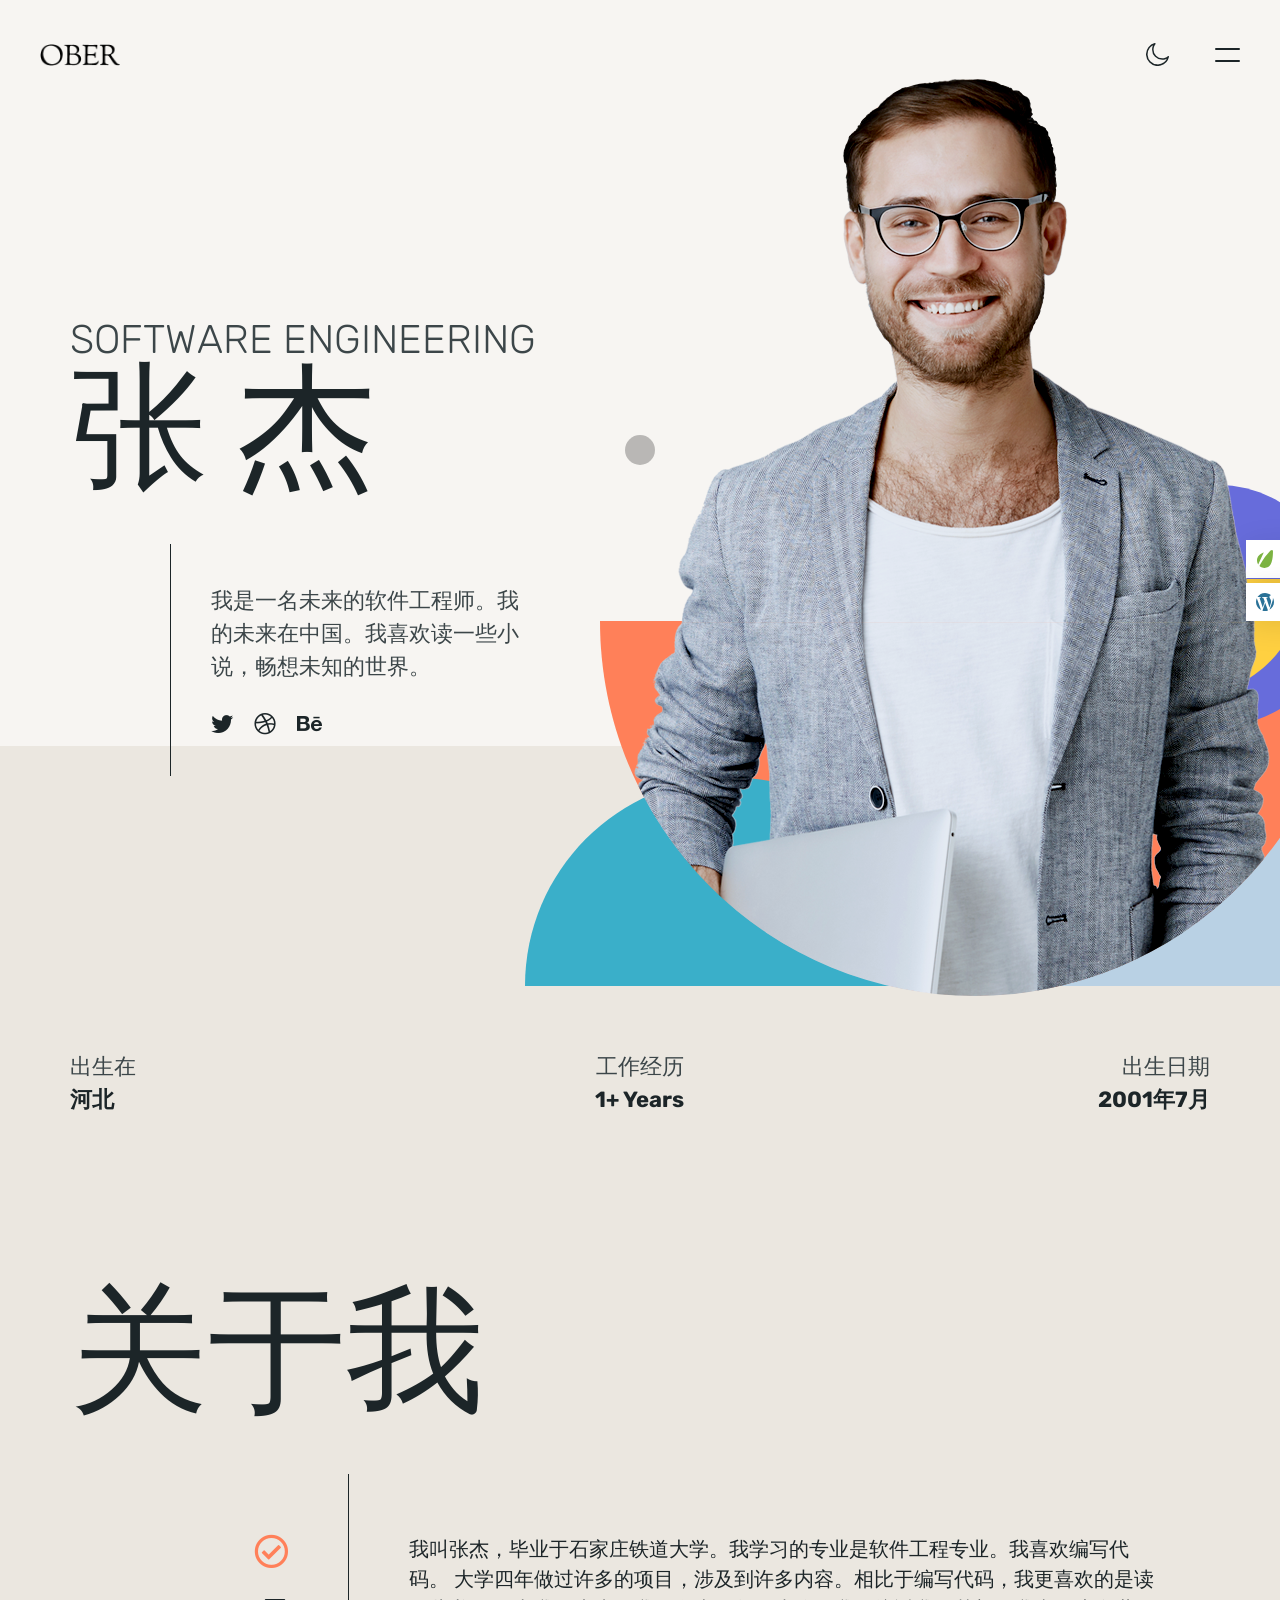
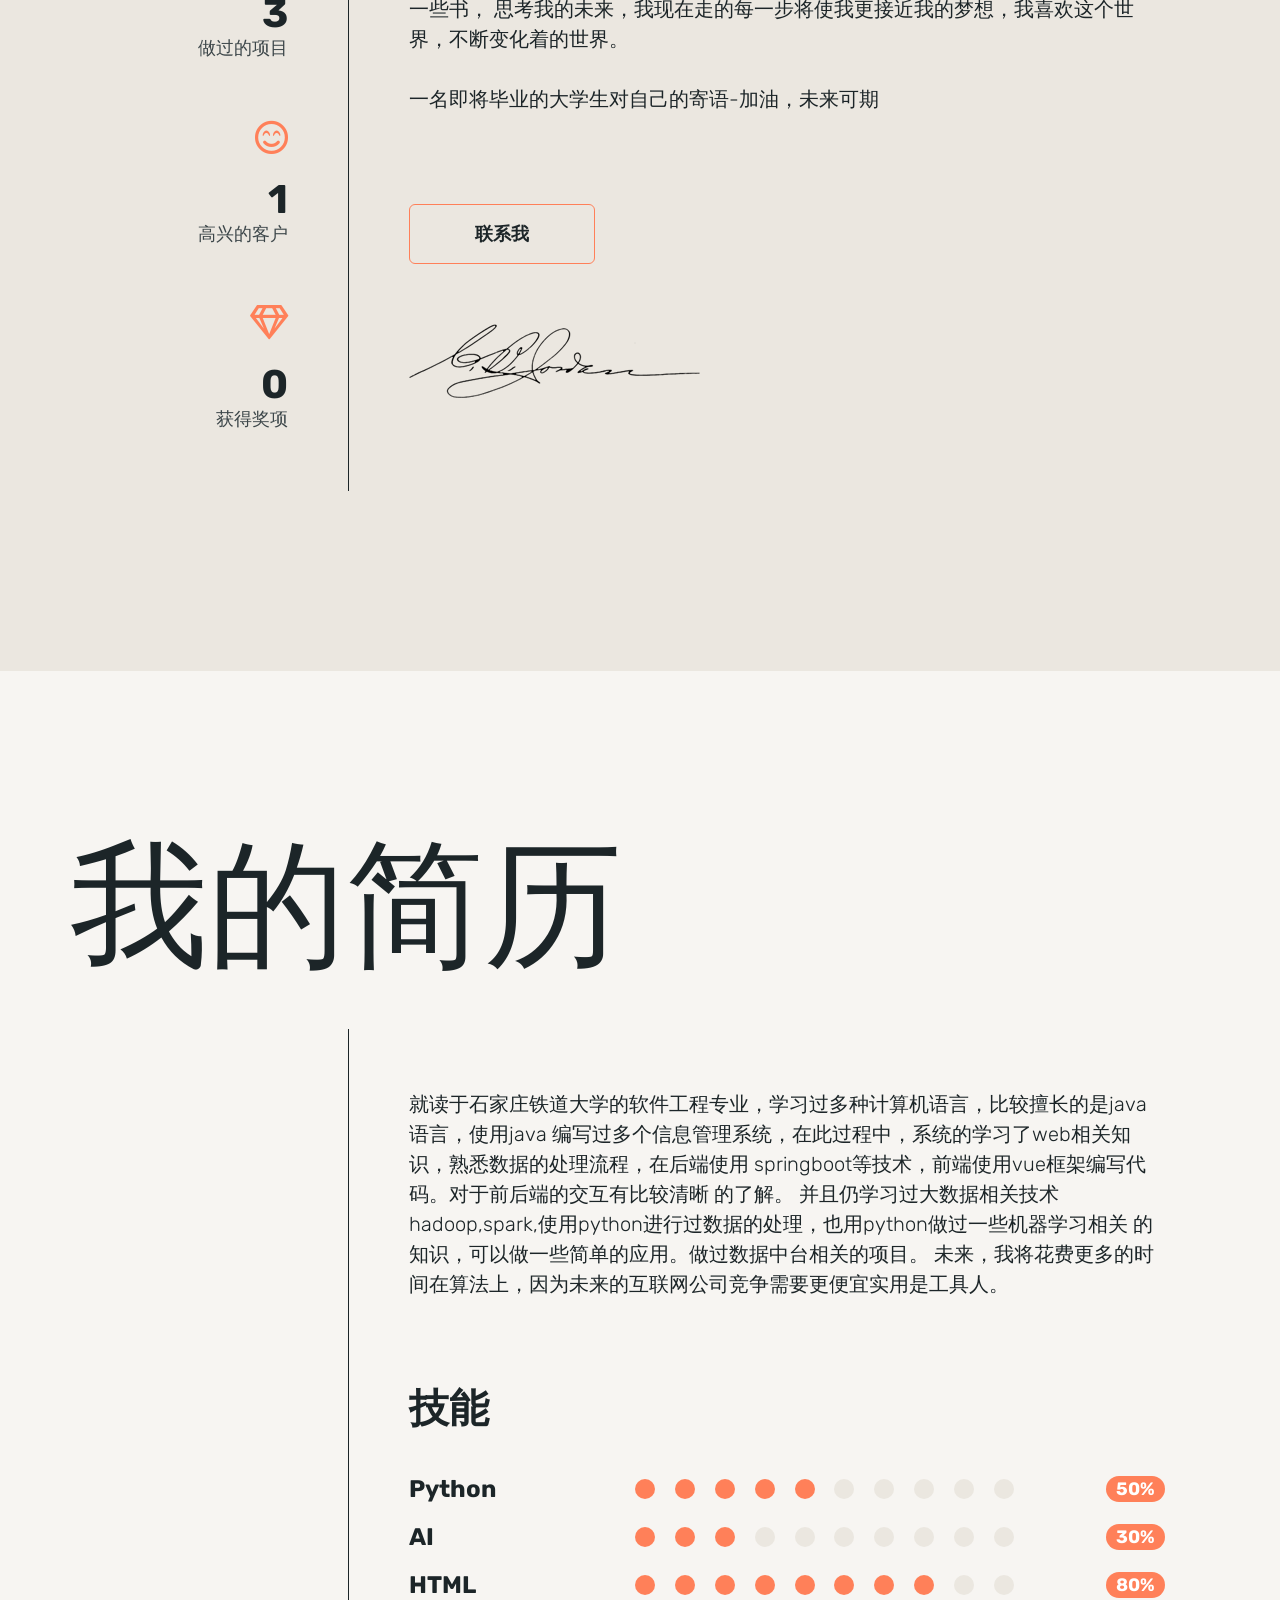
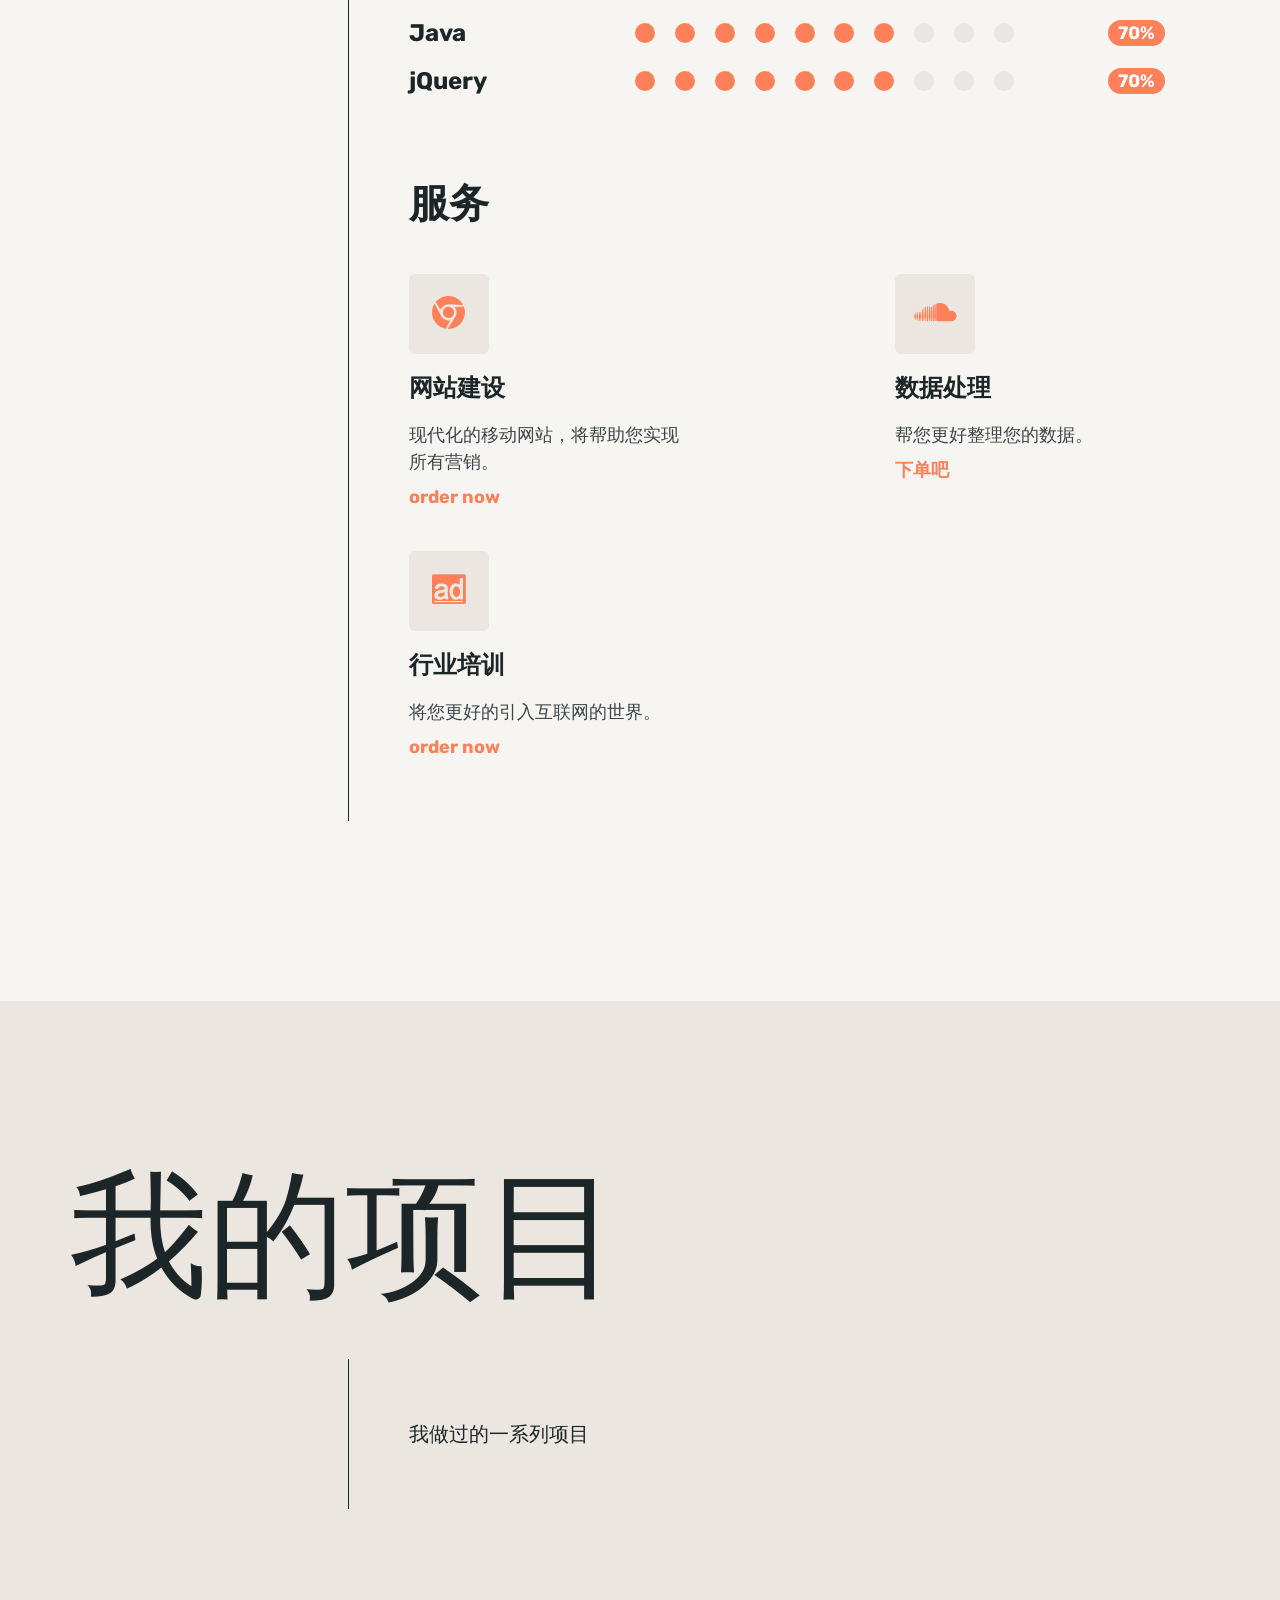
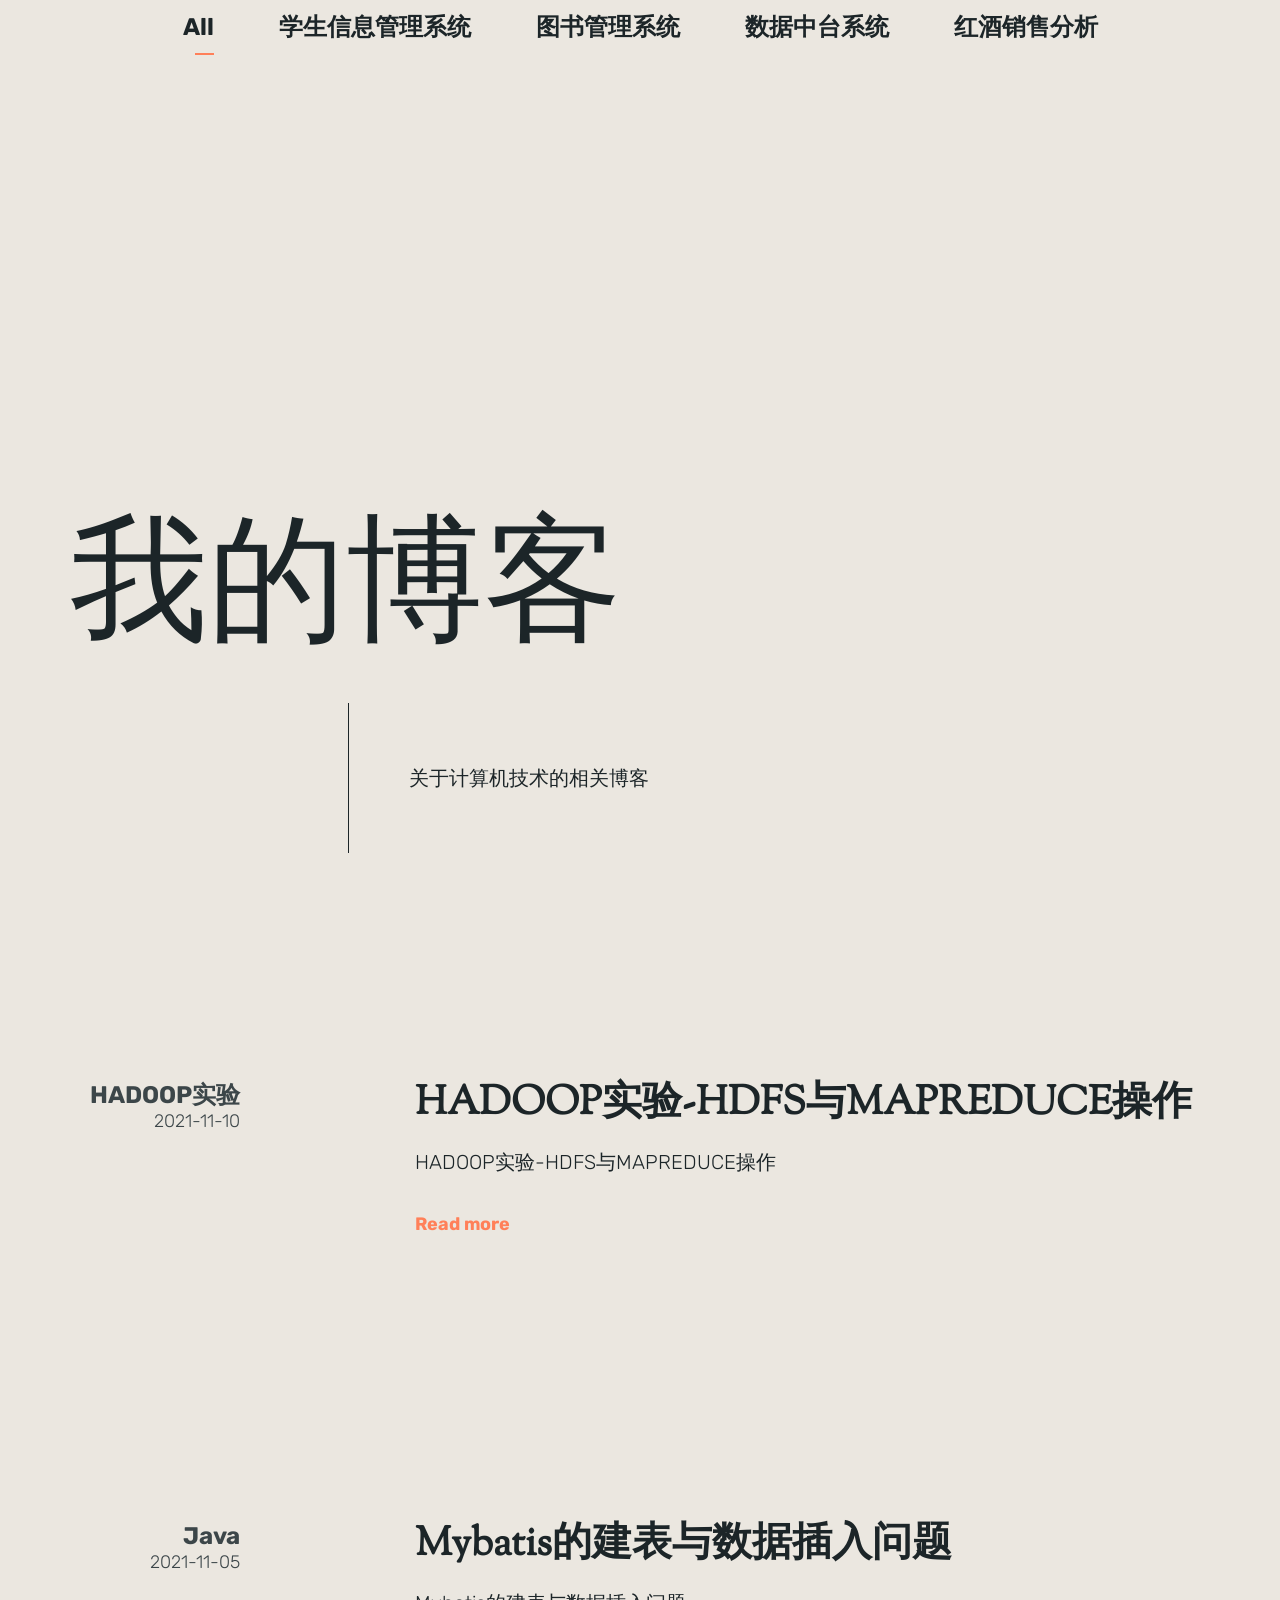
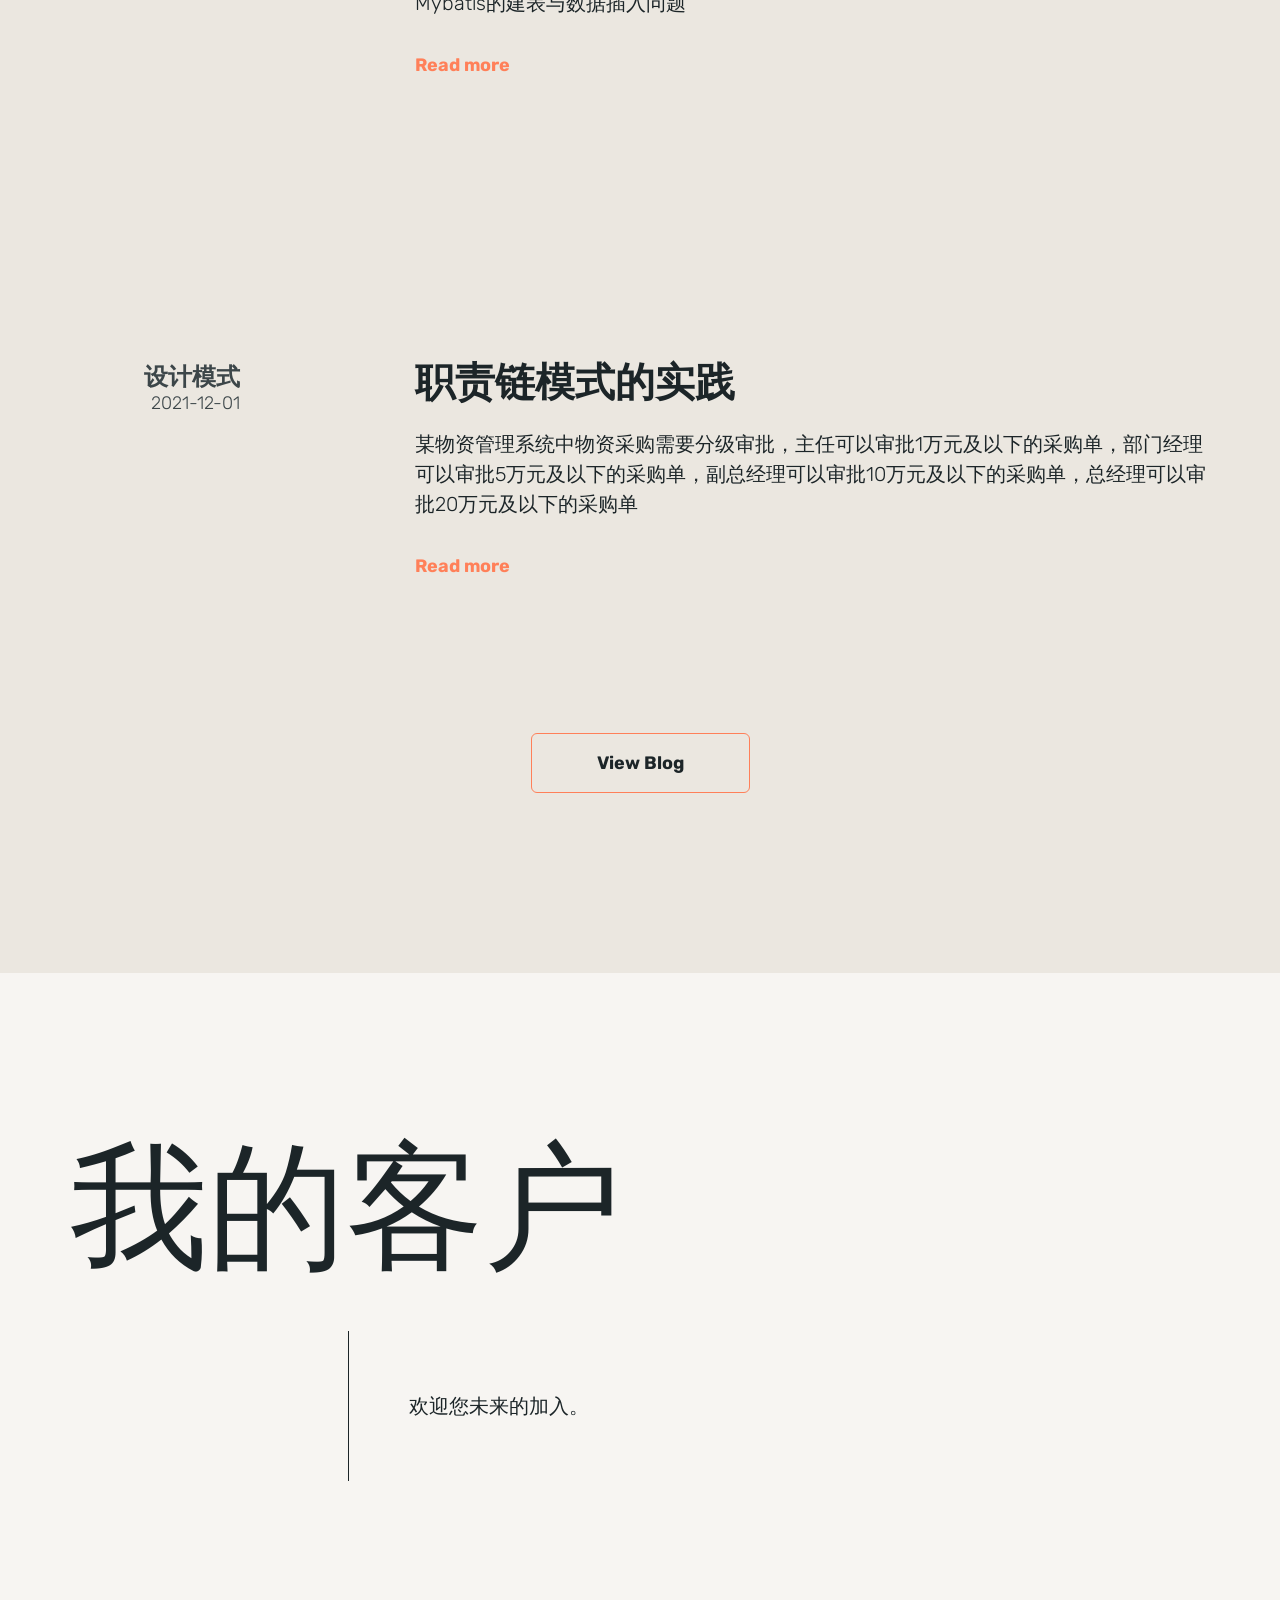
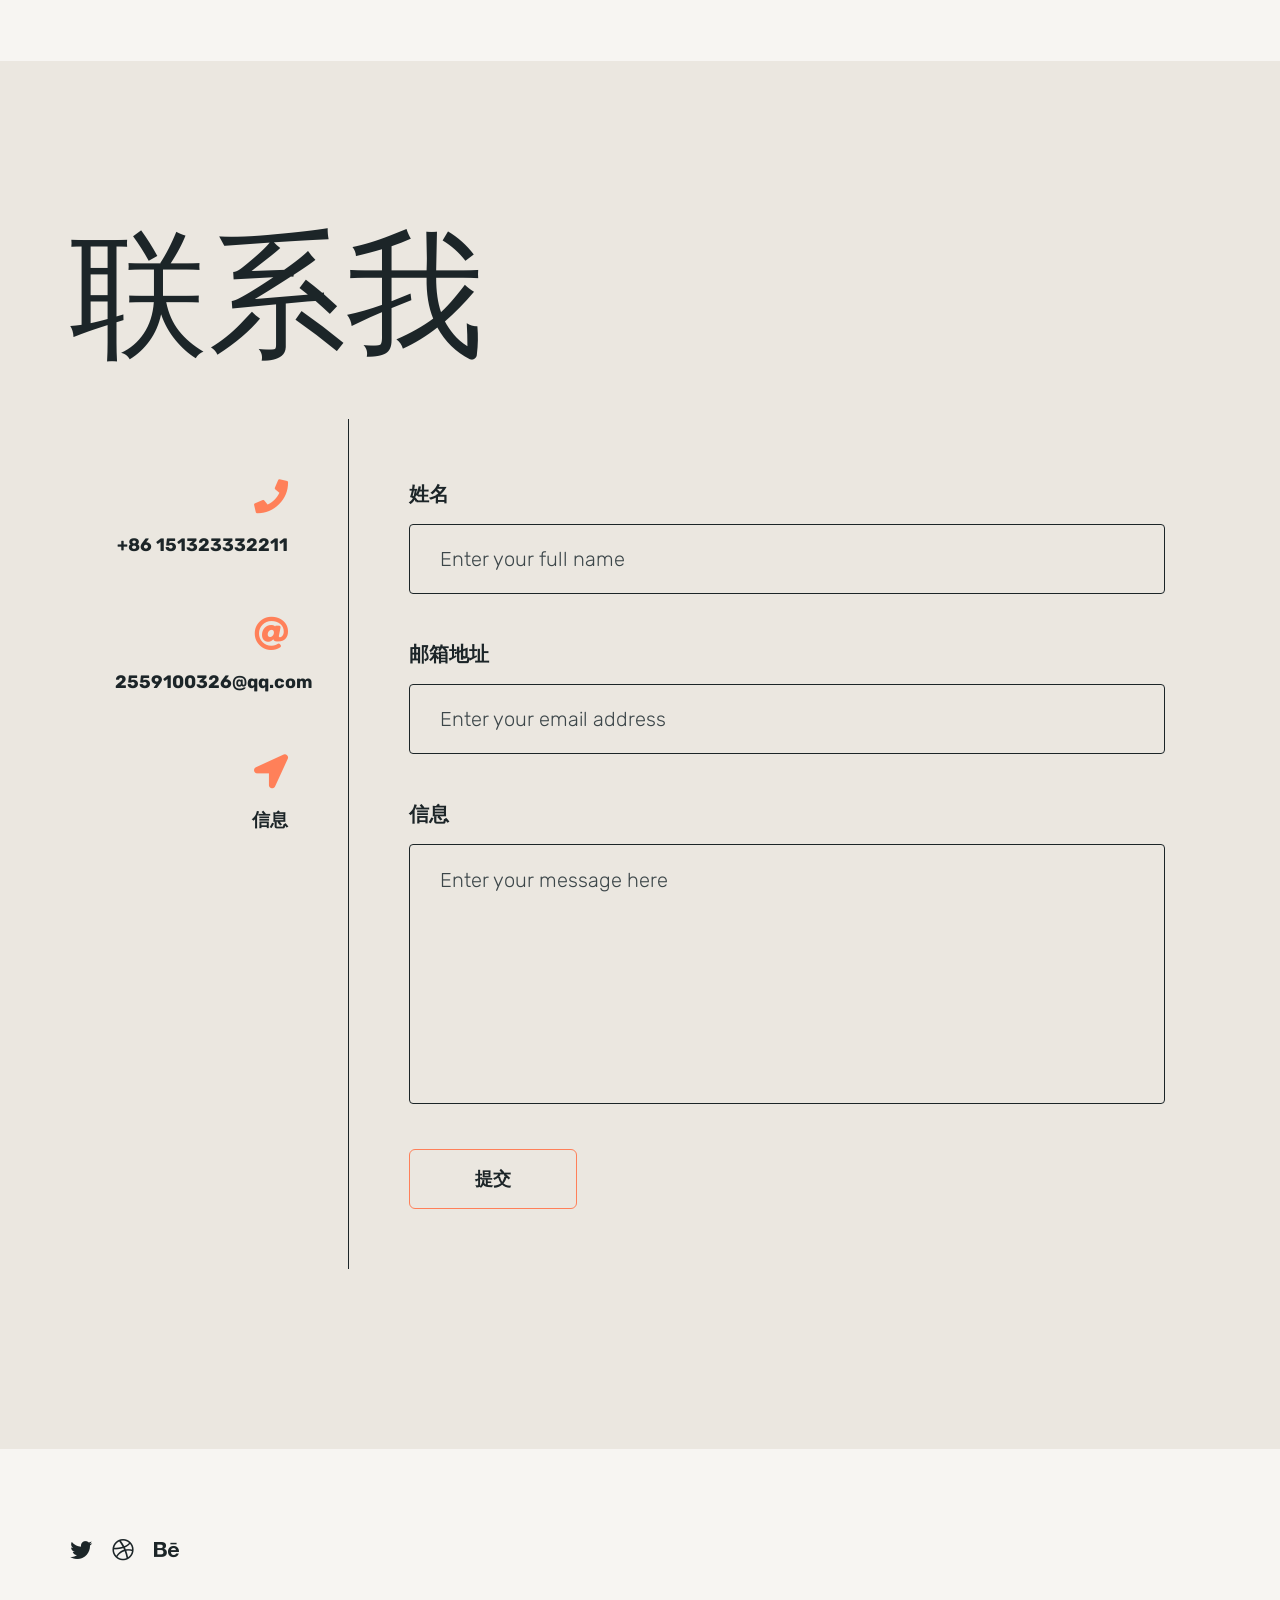
<file: index.html>
<!doctype html>
<html lang="en-US">
<head>

  <title>我的个人简历</title>
  <meta http-equiv="Content-Type" content="text/html; charset=utf-8">
  <meta http-equiv="X-UA-Compatible" content="IE=edge">
  <meta name="viewport" content="width=device-width, initial-scale=1">
  <meta name="HandheldFriendly" content="true">
  <!-- Fonts -->
  <link rel="stylesheet" href="static/css/css.css" type="text/css" media="all">
  <link rel="stylesheet" href="static/css/css1.css" type="text/css" media="all">

  <!-- CSS STYLES -->
  <link rel="stylesheet" href="static/css/bootstrap.css" type="text/css" media="all">
  <link rel="stylesheet" href="static/css/font-awesome.css" type="text/css" media="all">
  <link rel="stylesheet" href="static/css/magnific-popup.css" type="text/css" media="all">
  <link rel="stylesheet" href="static/css/splitting.css" type="text/css" media="all">
  <link rel="stylesheet" href="static/css/swiper.css" type="text/css" media="all">
  <link rel="stylesheet" href="static/css/animate.css" type="text/css" media="all">
  <link rel="stylesheet" href="static/css/main.css" type="text/css" media="all">

</head>

<body class="home page light-skin">
	<div class="container-page ">
 <br/>
    <!-- Preloader -->
    <div class="preloader">
      <div class="centrize full-width">
        <div class="vertical-center">
          <div class="spinner-logo">
            <img src="static/picture/ober_logo.png" alt="">
            <div class="spinner-dot"></div>
            <div class="spinner spinner-line"></div>
          </div>
        </div>
      </div>
    </div>

    <!-- Header -->
    <header class="header">
      <div class="header__builder">
        <div class="row">
          <div class="col-xs-4 col-sm-4 col-md-4 col-lg-4">

            <!-- logo -->
            <div class="logo">
              <a href="">
                <img src="static/picture/ober_logo.png" alt="">
              </a>
            </div>

          </div>
          <div class="col-xs-8 col-sm-8 col-md-8 col-lg-8 align-right">

            <!-- switcher btn -->
            <a href="#" class="switcher-btn">
              <span class="sw-before">
                <svg xmlns="http://www.w3.org/2000/svg" width="22.22" height="22.313" viewbox="0 0 22.22 22.313">
                  <path fill="#fff" d="M1752.49,105.511a5.589,5.589,0,0,0-3.94-1.655,5.466,5.466,0,0,0-3.94,1.655,5.61,5.61,0,0,0,3.94,9.566,5.473,5.473,0,0,0,3.94-1.653,5.643,5.643,0,0,0,1.65-3.957A5.516,5.516,0,0,0,1752.49,105.511Zm-1.06,6.85a4.1,4.1,0,0,1-5.76,0,4.164,4.164,0,0,1,0-5.788A4.083,4.083,0,0,1,1751.43,112.361Zm7.47-3.662h-2.27a0.768,0.768,0,0,0,0,1.536h2.27A0.768,0.768,0,0,0,1758.9,108.7Zm-10.35,8.12a0.777,0.777,0,0,0-.76.769v2.274a0.777,0.777,0,0,0,.76.767,0.786,0.786,0,0,0,.77-0.767v-2.274A0.786,0.786,0,0,0,1748.55,116.819Zm7.85-.531-1.62-1.624a0.745,0.745,0,0,0-1.06,0,0.758,0.758,0,0,0,0,1.063l1.62,1.625a0.747,0.747,0,0,0,1.06,0A0.759,0.759,0,0,0,1756.4,116.288ZM1748.55,98.3a0.777,0.777,0,0,0-.76.768v2.273a0.778,0.778,0,0,0,.76.768,0.787,0.787,0,0,0,.77-0.768V99.073A0.786,0.786,0,0,0,1748.55,98.3Zm7.88,3.278a0.744,0.744,0,0,0-1.06,0l-1.62,1.624a0.758,0.758,0,0,0,0,1.063,0.745,0.745,0,0,0,1.06,0l1.62-1.624A0.758,0.758,0,0,0,1756.43,101.583Zm-15.96,7.116h-2.26a0.78,0.78,0,0,0-.77.768,0.76,0.76,0,0,0,.77.768h2.26A0.768,0.768,0,0,0,1740.47,108.7Zm2.88,5.965a0.745,0.745,0,0,0-1.06,0l-1.62,1.624a0.759,0.759,0,0,0,0,1.064,0.747,0.747,0,0,0,1.06,0l1.62-1.625A0.758,0.758,0,0,0,1743.35,114.664Zm0-11.457-1.62-1.624a0.744,0.744,0,0,0-1.06,0,0.758,0.758,0,0,0,0,1.063l1.62,1.624a0.745,0.745,0,0,0,1.06,0A0.758,0.758,0,0,0,1743.35,103.207Z" transform="translate(-1737.44 -98.313)"></path>
                </svg>
              </span>
              <span class="sw-after">
                <svg xmlns="http://www.w3.org/2000/svg" width="23" height="23" viewbox="0 0 23 23">
                  <path fill="#fff" d="M1759.46,111.076a0.819,0.819,0,0,0-.68.147,8.553,8.553,0,0,1-2.62,1.537,8.167,8.167,0,0,1-2.96.531,8.655,8.655,0,0,1-8.65-8.682,9.247,9.247,0,0,1,.47-2.864,8.038,8.038,0,0,1,1.42-2.54,0.764,0.764,0,0,0-.12-1.063,0.813,0.813,0,0,0-.68-0.148,11.856,11.856,0,0,0-6.23,4.193,11.724,11.724,0,0,0,1,15.387,11.63,11.63,0,0,0,19.55-5.553A0.707,0.707,0,0,0,1759.46,111.076Zm-4.5,6.172a10.137,10.137,0,0,1-14.29-14.145,10.245,10.245,0,0,1,3.38-2.836c-0.14.327-.29,0.651-0.41,1.006a9.908,9.908,0,0,0-.56,3.365,10.162,10.162,0,0,0,10.15,10.189,9.776,9.776,0,0,0,3.49-.62,11.659,11.659,0,0,0,1.12-.473A10.858,10.858,0,0,1,1754.96,117.248Z" transform="translate(-1737 -98)"></path>
                </svg>
              </span>
            </a>

            <!-- menu btn -->
            <a href="#" class="menu-btn"><span></span></a>

          </div>
        </div>
      </div>

      <!-- Menu Full Overlay -->
      <div class="menu-full-overlay">
        <div class="menu-full-container">
          <div class="container">
            <div class="row">
              <div class="col-xs-12 col-sm-12 col-md-12 col-lg-10 offset-1">

                <!-- menu full -->
                <div class="menu-full">
                  <ul class="menu-full">
                    <li class="menu-item">
                      <a class="splitting-text-anim-2" data-splitting="chars" href="#about-section">关于</a>
                    </li>
                    <li class="menu-item">
                      <a class="splitting-text-anim-2" data-splitting="chars" href="#resume-section">简历</a>
                    </li>
                    <li class="menu-item">
                      <a class="splitting-text-anim-2" data-splitting="chars" href="#works-section">工作</a>
                    </li>
                  
                    <li class="menu-item">
                      <a class="splitting-text-anim-2" data-splitting="chars" href="#blog-section">博客</a>
                    </li>
                    <li class="menu-item">
                      <a class="splitting-text-anim-2" data-splitting="chars" href="#contact-section">联系方式</a>
                    </li>
                   
                  </ul>
                </div>

              </div>
            </div>
          </div>
        </div>

        <!-- social -->
        <div class="menu-social-links">
          <a href="javascript:;" target="blank" class="scrolla-element-anim-1" title="dribbble">
            <i class="fab fa-dribbble"></i>
          </a>
          <a href="javascript:;" target="blank" class="scrolla-element-anim-1" title="twitter">
            <i class="fab fa-twitter"></i>
          </a>
          <a href="javascript:;" target="blank" class="scrolla-element-anim-1" title="behance">
            <i class="fab fa-behance"></i>
          </a>
        </div>

      </div>

    </header>

		<!-- Wrapper -->
		<div class="wrapper">

      <!-- Section -->
      <section class="section section-started">
        <div class="container">

          <!-- Hero Started -->
          <div class="hero-started">
            <div class="slide scrolla-element-anim-1 scroll-animate" data-animate="active">
              <img src="static/picture/profile.png" alt="">
              <span class="circle circle-1">
                <svg xmlns="http://www.w3.org/2000/svg" xmlns:xlink="http://www.w3.org/1999/xlink" width="749px" height="375px"><path fill-rule="evenodd" fill="#ff8059" d="M749.000,0.000 C749.000,206.786 581.459,374.514 374.608,374.514 C167.758,374.514 -0.000,206.786 -0.000,0.000 "></path></svg>
              </span>
              <span class="circle circle-2">
                <svg xmlns="http://www.w3.org/2000/svg" xmlns:xlink="http://www.w3.org/1999/xlink" width="416px" height="209px"><path fill-rule="evenodd" fill="#3aafc9" d="M-0.000,209.000 C-0.000,94.252 93.051,0.745 207.835,0.745 C322.619,0.745 416.000,94.252 416.000,209.000 "></path></svg>
              </span>
              <span class="circle circle-3">
                <svg xmlns="http://www.w3.org/2000/svg" xmlns:xlink="http://www.w3.org/1999/xlink" width="416px" height="209px"><path fill-rule="evenodd" fill="#b9d1e4" d="M-0.000,209.000 C-0.000,94.252 93.051,0.745 207.835,0.745 C322.619,0.745 416.000,94.252 416.000,209.000 "></path></svg>
              </span>
              <span class="circle circle-4">
                <svg xmlns="http://www.w3.org/2000/svg" xmlns:xlink="http://www.w3.org/1999/xlink" width="121px" height="241px"><path fill-rule="evenodd" fill="#676cdb" d="M0.000,0.000 C66.624,0.000 120.402,54.096 120.402,120.733 C120.402,187.371 66.624,241.000 0.000,241.000 "></path></svg>
              </span>
              <span class="circle circle-5">
                <svg xmlns="http://www.w3.org/2000/svg" xmlns:xlink="http://www.w3.org/1999/xlink" width="232px" height="117px"><path fill-rule="evenodd" fill="rgb(255, 208, 65)" d="M232.000,0.000 C232.000,64.151 180.376,116.580 116.238,116.580 C52.100,116.580 0.000,64.151 0.000,0.000 "></path></svg>
              </span>
            </div>
            <div class="content">
              <div class="titles">
                <div class="subtitle splitting-text-anim-2 scroll-animate" data-splitting="chars" data-animate="active">
                  Software Engineering
                </div>
                <h2 class="title splitting-text-anim-1 scroll-animate" data-splitting="chars" data-animate="active">
                  张 杰
                </h2>
              </div>
              <div class="description scrolla-element-anim-1 scroll-animate" data-animate="active">
                <p>
				  我是一名未来的软件工程师。我的未来在中国。我喜欢读一些小说，畅想未知的世界。
               
                </p>
                <div class="social-links">
                  <a target="_blank" rel="nofollow" href="#">
                    <i aria-hidden="true" class="fab fa-twitter"></i>
                  </a>
                  <a target="_blank" rel="nofollow" href="#">
                    <i aria-hidden="true" class="fab fa-dribbble"></i>
                  </a>
                  <a target="_blank" rel="nofollow" href="#">
                    <i aria-hidden="true" class="fab fa-behance"></i>
                  </a>
                </div>
              </div>
            </div>
            <div class="info-list">
              <ul>
                <li class="scrolla-element-anim-1 scroll-animate" data-animate="active">
                  出生在 <strong>河北</strong>
                </li>
                <li class="scrolla-element-anim-1 scroll-animate" data-animate="active">
                  工作经历 <strong>1+ Years</strong>
                </li>
                <li class="scrolla-element-anim-1 scroll-animate" data-animate="active">
                  出生日期 <strong>2001年7月</strong>
                </li>
              </ul>
            </div>
          </div>

        </div>
      </section>

      <section class="section section-bg section-parallax-1" id="about-section">
        <div class="container">

          <!-- Section Heading -->
          <div class="m-titles">
            <h2 class="m-title splitting-text-anim-1 scroll-animate" data-splitting="chars" data-animate="active">
              关于我
            </h2>
          </div>

          <div class="row row-custom">
            <div class="col-xs-12 col-sm-12 col-md-3 col-lg-3 align-right">

              <!-- Section numbers -->
              <div class="numbers-items">
                <div class="numbers-item scrolla-element-anim-1 scroll-animate" data-animate="active">
                  <div class="icon">
                    <i aria-hidden="true" class="far fa-check-circle"></i>
                  </div>
                  <div class="num">3</div>
                  <div class="title">做过的项目</div>
                </div>
                <div class="numbers-item scrolla-element-anim-1 scroll-animate" data-animate="active">
                  <div class="icon">
                    <i aria-hidden="true" class="far fa-smile-beam"></i>
                  </div>
                  <div class="num">1</div>
                  <div class="title">高兴的客户</div>
                </div>
                <div class="numbers-item scrolla-element-anim-1 scroll-animate" data-animate="active">
                  <div class="icon">
                    <i aria-hidden="true" class="far fa-gem"></i>
                  </div>
                  <div class="num">0</div>
                  <div class="title">获得奖项</div>
                </div>
              </div>

            </div>
            <div class="col-xs-12 col-sm-12 col-md-9 col-lg-9 vertical-line">

              <!-- Section Profile -->
              <div class="profile-box">
                <div class="text scrolla-element-anim-1 scroll-animate" data-animate="active">
                  <p>
				    我叫张杰，毕业于石家庄铁道大学。我学习的专业是软件工程专业。我喜欢编写代码。
					大学四年做过许多的项目，涉及到许多内容。相比于编写代码，我更喜欢的是读一些书，
					思考我的未来，我现在走的每一步将使我更接近我的梦想，我喜欢这个世界，不断变化着的世界。
					
                  </p>
                  <p>
				    一名即将毕业的大学生对自己的寄语-加油，未来可期
                  
                  </p>
                  <a href="#contact-section" class="btn scrolla-element-anim-1 scroll-animate" data-animate="active">联系我</a>
                  <div class="signature scrolla-element-anim-1 scroll-animate" data-animate="active">
                    <img src="static/picture/signature.png" alt="">
                  </div>
                </div>
              </div>

            </div>
          </div>

        </div>
      </section>

      <section class="section section-parallax-2" id="resume-section">
        <div class="container">

          <!-- Section Heading -->
          <div class="m-titles">
            <h2 class="m-title splitting-text-anim-1 scroll-animate" data-splitting="chars" data-animate="active">
              我的简历
            </h2>
          </div>

          <div class="row row-custom">
            <div class="col-xs-12 col-sm-12 col-md-3 col-lg-3">
            </div>
            <div class="col-xs-12 col-sm-12 col-md-9 col-lg-9 vertical-line">

              <!-- Description -->
              <div class="text scrolla-element-anim-1 scroll-animate" data-animate="active">
                <p>
				  就读于石家庄铁道大学的软件工程专业，学习过多种计算机语言，比较擅长的是java语言，使用java
				  编写过多个信息管理系统，在此过程中，系统的学习了web相关知识，熟悉数据的处理流程，在后端使用
				  springboot等技术，前端使用vue框架编写代码。对于前后端的交互有比较清晰 的了解。
				  并且仍学习过大数据相关技术hadoop,spark,使用python进行过数据的处理，也用python做过一些机器学习相关
				  的知识，可以做一些简单的应用。做过数据中台相关的项目。
				  未来，我将花费更多的时间在算法上，因为未来的互联网公司竞争需要更便宜实用是工具人。
                  
                </p>
              </div>

              <!-- Skills -->
              <div class="skills-items">
                <div class="p-title scrolla-element-anim-1 scroll-animate" data-animate="active">技能</div>
                <div class="skills-item scrolla-element-anim-1 scroll-animate" data-animate="active">
                  <div class="name">Python</div>
                  <div class="dots dots-50">
                    <div class="dots-row">
                          <div class="dot"></div>
                      <div class="dot"></div>
                      <div class="dot"></div>
                      <div class="dot"></div>
                      <div class="dot"></div>
                      <div class="dot"></div>
                      <div class="dot"></div>
                      <div class="dot"></div>
                      <div class="dot"></div>
                      <div class="dot"></div>
                   
                    </div>
                  </div>
                  <div class="value"><span class="num">50%</span></div>
                </div>
                <div class="skills-item scrolla-element-anim-1 scroll-animate" data-animate="active">
                  <div class="name">AI</div>
                  <div class="dots dots-30">
                    <div class="dots-row">
                          <div class="dot"></div>
                      <div class="dot"></div>
                      <div class="dot"></div>
                      <div class="dot"></div>
                      <div class="dot"></div>
                      <div class="dot"></div>
                      <div class="dot"></div>
                      <div class="dot"></div>
                      <div class="dot"></div>
                      <div class="dot"></div>
                     
                    </div>
                  </div>
                  <div class="value"><span class="num">30%</span></div>
                </div>
                <div class="skills-item scrolla-element-anim-1 scroll-animate" data-animate="active">
                  <div class="name">HTML</div>
                  <div class="dots dots-80">
                    <div class="dots-row">
                      <div class="dot"></div>
                      <div class="dot"></div>
                      <div class="dot"></div>
                      <div class="dot"></div>
                      <div class="dot"></div>
                      <div class="dot"></div>
                      <div class="dot"></div>
                      <div class="dot"></div>
                      <div class="dot"></div>
                      <div class="dot"></div>
                    </div>
                  </div>
                  <div class="value"><span class="num">80%</span></div>
                </div>
                <div class="skills-item scrolla-element-anim-1 scroll-animate" data-animate="active">
                  <div class="name">Java</div>
                  <div class="dots dots-70">
                    <div class="dots-row">
                      <div class="dot"></div>
                      <div class="dot"></div>
                      <div class="dot"></div>
                      <div class="dot"></div>
                      <div class="dot"></div>
                      <div class="dot"></div>
                      <div class="dot"></div>
                      <div class="dot"></div>
                      <div class="dot"></div>
                      <div class="dot"></div>
                    </div>
                  </div>
                  <div class="value"><span class="num">70%</span></div>
                </div>
                <div class="skills-item scrolla-element-anim-1 scroll-animate" data-animate="active">
                  <div class="name">jQuery</div>
                  <div class="dots dots-70">
                    <div class="dots-row">
                      <div class="dot"></div>
                      <div class="dot"></div>
                      <div class="dot"></div>
                      <div class="dot"></div>
                      <div class="dot"></div>
                      <div class="dot"></div>
                      <div class="dot"></div>
                      <div class="dot"></div>
                      <div class="dot"></div>
                      <div class="dot"></div>
                    </div>
                  </div>
                  <div class="value"><span class="num">70%</span></div>
                </div>
              </div>

              <!-- Services -->
              <div class="p-title scrolla-element-anim-1 scroll-animate" data-animate="active">服务</div>
              <div class="services-items">
                <div class="services-col">
                  <div class="services-item scrolla-element-anim-1 scroll-animate" data-animate="active">
                    <div class="icon">
                      <i aria-hidden="true" class="fab fa-chrome"></i>
                    </div>
                    <div class="title">网站建设</div>
                    <div class="text">
                      <p>现代化的移动网站，将帮助您实现所有营销。</p>
                    </div>
                    <a href="#contact-section" class="lnk">order now</a>
                  </div>
                </div>
                <div class="services-col">
                  <div class="services-item scrolla-element-anim-1 scroll-animate" data-animate="active">
                    <div class="icon">
                      <i aria-hidden="true" class="fab fa-soundcloud"></i>
                    </div>
                    <div class="title">数据处理</div>
                    <div class="text">
                      <p>帮您更好整理您的数据。</p>
                    </div>
                    <a href="#contact-section" class="lnk">下单吧</a>
                  </div>
                </div>
                <div class="services-col">
                  <div class="services-item scrolla-element-anim-1 scroll-animate" data-animate="active">
                    <div class="icon">
                      <i aria-hidden="true" class="fab fa-adversal"></i>
                    </div>
                    <div class="title">行业培训</div>
                    <div class="text">
                      <p>将您更好的引入互联网的世界。</p>
                    </div>
                    <a href="#contact-section" class="lnk">order now</a>
                  </div>
                </div>
                

        

              <div class="clear"></div>

              <br/>
           
            </div>
          </div>

        </div>
      </section>

      <section class="section section-bg section-parallax-5" id="works-section">
        <div class="container">

          <!-- Section Heading -->
          <div class="m-titles">
            <h2 class="m-title splitting-text-anim-1 scroll-animate" data-splitting="chars" data-animate="active">
              我的项目
            </h2>
          </div>

          <div class="row row-custom">
            <div class="col-xs-12 col-sm-12 col-md-3 col-lg-3">
            </div>
            <div class="col-xs-12 col-sm-12 col-md-9 col-lg-9 vertical-line">

              <!-- Description -->
              <div class="text scrolla-element-anim-1 scroll-animate" data-animate="active">
          			<p>我做过的一系列项目</p>
          		</div>

            </div>
          </div>

          <!-- Works -->
          <div class="works-box">

            <div class="filter-links scrolla-element-anim-1 scroll-animate" data-animate="active">
              <a href="#" class="active" data-href=".works-col">All</a>
              <a href="#" data-href=".sorting-ui-ux-design">学生信息管理系统</a>
              <a href="#" data-href=".sorting-photo">图书管理系统</a>
              <a href="#" data-href=".sorting-development">数据中台系统</a>
              <a href="#" data-href=".sorting-branding">红酒销售分析</a>
            </div>

            

          </div>

        </div>
      </section>

		

      <section class="section section-bg" id="blog-section">
        <div class="container">

          <!-- Section Heading -->
          <div class="m-titles">
            <h2 class="m-title splitting-text-anim-1 scroll-animate" data-splitting="chars" data-animate="active">我的博客</h2>
          </div>

          <div class="row row-custom">
            <div class="col-xs-12 col-sm-12 col-md-3 col-lg-3">
            </div>
            <div class="col-xs-12 col-sm-12 col-md-9 col-lg-9 vertical-line">

              <!-- Description -->
              <div class="text scrolla-element-anim-1 scroll-animate" data-animate="active">
                <p>关于计算机技术的相关博客</p>
              </div>

            </div>
          </div>

        </div>

    		<!-- Blog -->
    		<div class="blog-items">

          <div class="archive-item">
            <div class="image">
              <a href="blog-single.html">
                <img src="static/picture/blog4.jpg" alt="Usability Secrets to Create Better User Interfaces">
              </a>
            </div>
            <div class="desc">
              <div class="category scrolla-element-anim-1 scroll-animate" data-animate="active">
                HADOOP实验<br><span>2021-11-10</span>
              </div>
              <h3 class="title scrolla-element-anim-1 scroll-animate" data-animate="active">
                <a href="blog-single.html">HADOOP实验-HDFS与MAPREDUCE操作</a>
              </h3>
              <div class="text scrolla-element-anim-1 scroll-animate" data-animate="active">
                <p>HADOOP实验-HDFS与MAPREDUCE操作 </p>
                <div class="readmore">
                  <a href="https://www.cnblogs.com/zhanghua-lijie/p/14911156.html" class="lnk">Read more</a>
                </div>
              </div>
            </div>
          </div>

          <div class="archive-item">
            <div class="image">
              <a href="blog-single.html">
                <img src="static/picture/blog3.jpg" alt="Three Ways To Level Up Your Photography">
              </a>
            </div>
            <div class="desc">
              <div class="category scrolla-element-anim-1 scroll-animate" data-animate="active">
                Java<br><span> 2021-11-05 </span>
              </div>
              <h3 class="title scrolla-element-anim-1 scroll-animate" data-animate="active">
                <a href="blog-single.html">Mybatis的建表与数据插入问题</a>
              </h3>
              <div class="text scrolla-element-anim-1 scroll-animate" data-animate="active">
                <p>Mybatis的建表与数据插入问题</p>
                <div class="readmore">
                  <a href="https://www.cnblogs.com/zhanghua-lijie/p/15535216.html" class="lnk">Read more</a>
                </div>
              </div>
            </div>
          </div>

          <div class="archive-item">
            <div class="image">
              <a href="blog-single.html">
                <img src="static/picture/single7.jpg" alt="10 Useful Tips to Improve Your UI Designs">
              </a>
            </div>
            <div class="desc">
              <div class="category scrolla-element-anim-1 scroll-animate" data-animate="active">
                设计模式<br><span>2021-12-01</span>
              </div>
              <h3 class="title scrolla-element-anim-1 scroll-animate" data-animate="active">
                <a href="blog-single.html">职责链模式的实践</a>
              </h3>
              <div class="text scrolla-element-anim-1 scroll-animate" data-animate="active">
                <p>某物资管理系统中物资采购需要分级审批，主任可以审批1万元及以下的采购单，部门经理可以审批5万元及以下的采购单，副总经理可以审批10万元及以下的采购单，总经理可以审批20万元及以下的采购单</p>
                <div class="readmore">
                  <a href="https://www.cnblogs.com/zhanghua-lijie/p/14170046.html" class="lnk">Read more</a>
                </div>
              </div>
            </div>
          </div>

        </div>

        <div class="blog-more-link">
          <a href="blog.html" class="btn scrolla-element-anim-1 scroll-animate" data-animate="active">View Blog</a>
        </div>

      </section>

      <section class="section section-parallax-5">
        <div class="container">

          <!-- Section Heading -->
          <div class="m-titles">
            <h2 class="m-title splitting-text-anim-1 scroll-animate" data-splitting="chars" data-animate="active">我的客户</h2>
          </div>

          <div class="row row-custom">
            <div class="col-xs-12 col-sm-12 col-md-3 col-lg-3">
            </div>
            <div class="col-xs-12 col-sm-12 col-md-9 col-lg-9 vertical-line">

              <!-- Description -->
              <div class="text scrolla-element-anim-1 scroll-animate" data-animate="active">
                <p>欢迎您未来的加入。</p>
              </div>

            </div>
          </div>

          

        </div>
      </section>

      <section class="section section-bg section-parallax-2" id="contact-section">
        <div class="container">

          <!-- Section Heading -->
          <div class="m-titles">
            <h2 class="m-title splitting-text-anim-1 scroll-animate" data-splitting="chars" data-animate="active">联系我</h2>
          </div>

          <div class="row row-custom">
            <div class="col-xs-12 col-sm-12 col-md-3 col-lg-3 align-right">

              <!-- Section numbers -->
              <div class="numbers-items contacts-items">
                <div class="numbers-item scrolla-element-anim-1 scroll-animate" data-animate="active">
                  <div class="icon">
                    <i aria-hidden="true" class="fas fa-phone"></i>
                  </div>
                  <div class="num">+86 151323332211</div>
                </div>
                <div class="numbers-item scrolla-element-anim-1 scroll-animate" data-animate="active">
                  <div class="icon">
                    <i aria-hidden="true" class="fas fa-at"></i>
                  </div>
                  <div class="num">2559100326@qq.com</div>
                </div>
                <div class="numbers-item scrolla-element-anim-1 scroll-animate" data-animate="active">
                  <div class="icon">
                    <i aria-hidden="true" class="fas fa-location-arrow"></i>
                  </div>
                  <div class="num">信息</div>
                </div>
              </div>

            </div>
            <div class="col-xs-12 col-sm-12 col-md-9 col-lg-9 vertical-line">

              <!-- contact form -->
              <div class="contacts-form scrolla-element-anim-1 scroll-animate" data-animate="active">
                <form id="cform" method="post">
                  <label>
                    姓名
                    <input type="text" name="name" placeholder="Enter your full name">
                  </label>
                  <label>
                    邮箱地址
                    <input type="email" name="email" placeholder="Enter your email address">
                  </label>
                  <label>
                    信息
                    <textarea name="message" placeholder="Enter your message here"></textarea>
                  </label>
                  <a href="#" class="btn" onclick="$('#cform').submit(); return false;">提交</a>
                </form>
              </div>
              <div class="alert-success" style="display: none;">
								<p>谢谢您的反馈</p>
							</div>

            </div>
          </div>

        </div>
      </section>

		</div>

		<!-- Footer -->
	  <div class="footer">
      <div class="footer__builder">
        <div class="container">
          <div class="row">
            <div class="col-xs-12 col-sm-12 col-md-4 col-lg-4 align-left">

              <!-- social -->
              <div class="social-links scrolla-element-anim-1 scroll-animate" data-animate="active">
                <a target="_blank" rel="nofollow" href="javascript:;">
                  <i aria-hidden="true" class="fab fa-twitter"></i>
                </a>
                <a target="_blank" rel="nofollow" href="javascript:;">
                  <i aria-hidden="true" class="fab fa-dribbble"></i>
                </a>
                <a target="_blank" rel="nofollow" href="javascript:;">
                  <i aria-hidden="true" class="fab fa-behance"></i>
                </a>
              </div>

            </div>
            
          </div>
        </div>
      </div>
    </div>

	</div>

	<!-- cursor -->
	<div class="cursor"></div>

  <script src="static/js/jquery.min.js"></script>
  <script src="static/js/jquery.validate.min.js"></script>
  <script src="static/js/bootstrap.js"></script>
  <script src="static/js/swiper.js"></script>
  <script src="static/js/splitting.js"></script>
  <script src="static/js/jarallax.min.js"></script>
  <script src="static/js/magnific-popup.js"></script>
  <script src="static/js/imagesloaded.pkgd.js"></script>
  <script src="static/js/isotope.pkgd.js"></script>
  <script src="static/js/jquery.scrolla.js"></script>
  <script src="static/js/skrollr.js"></script>
  <script src="static/js/jquery.cookie.js"></script>
  <script src="static/js/common.js"></script>

</body>
</html>
</file>
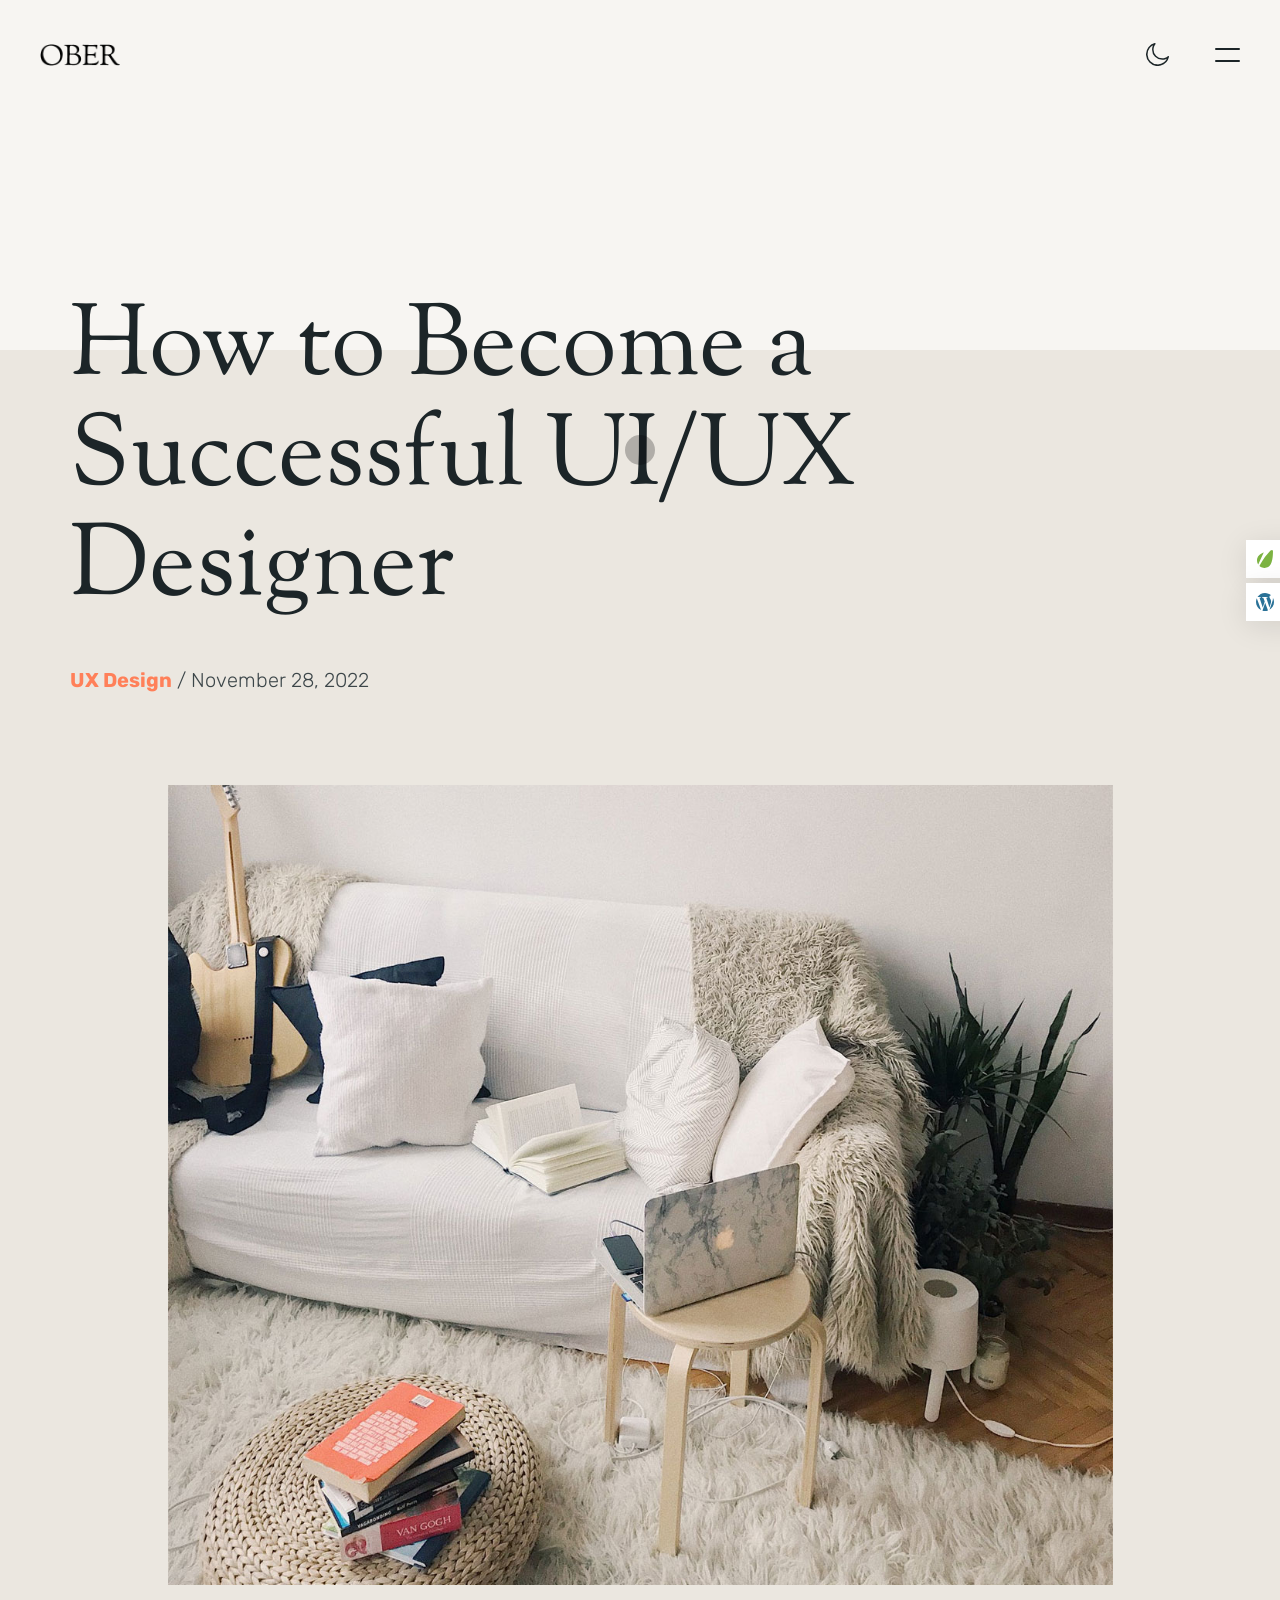
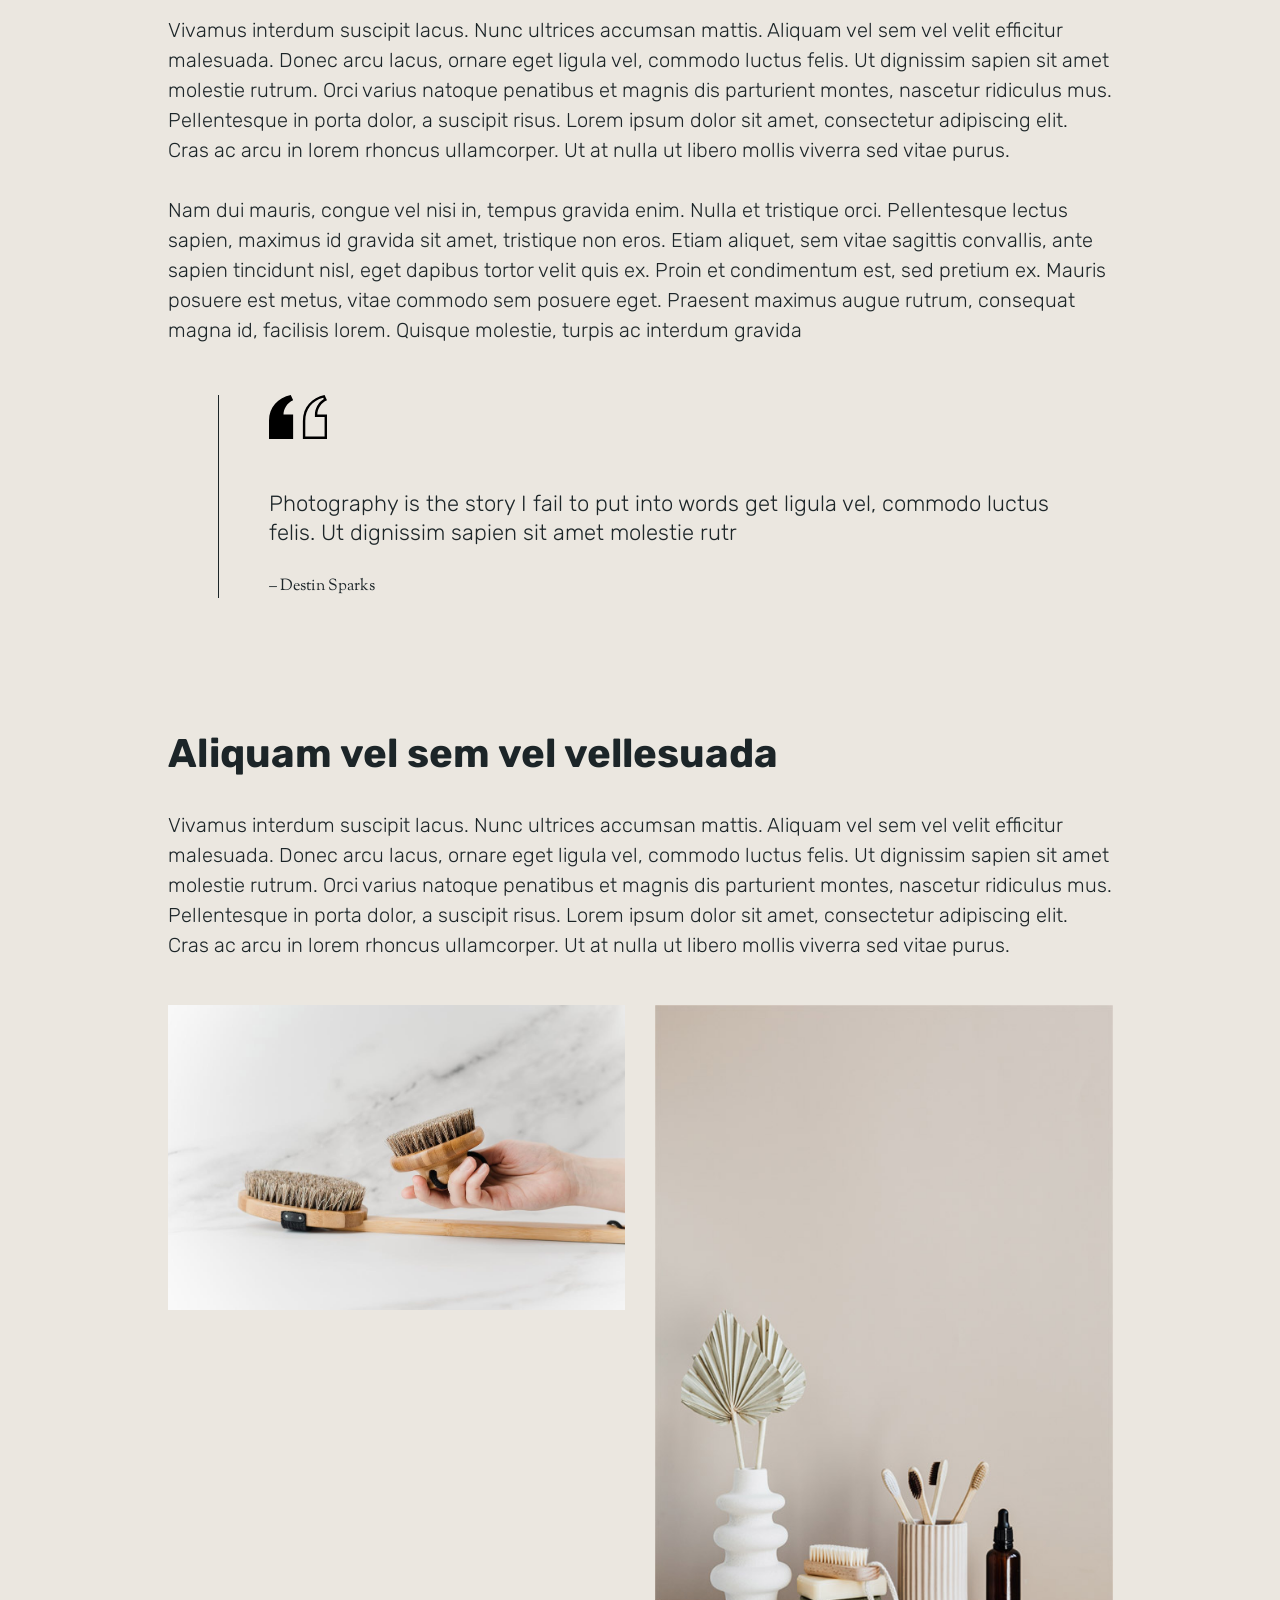
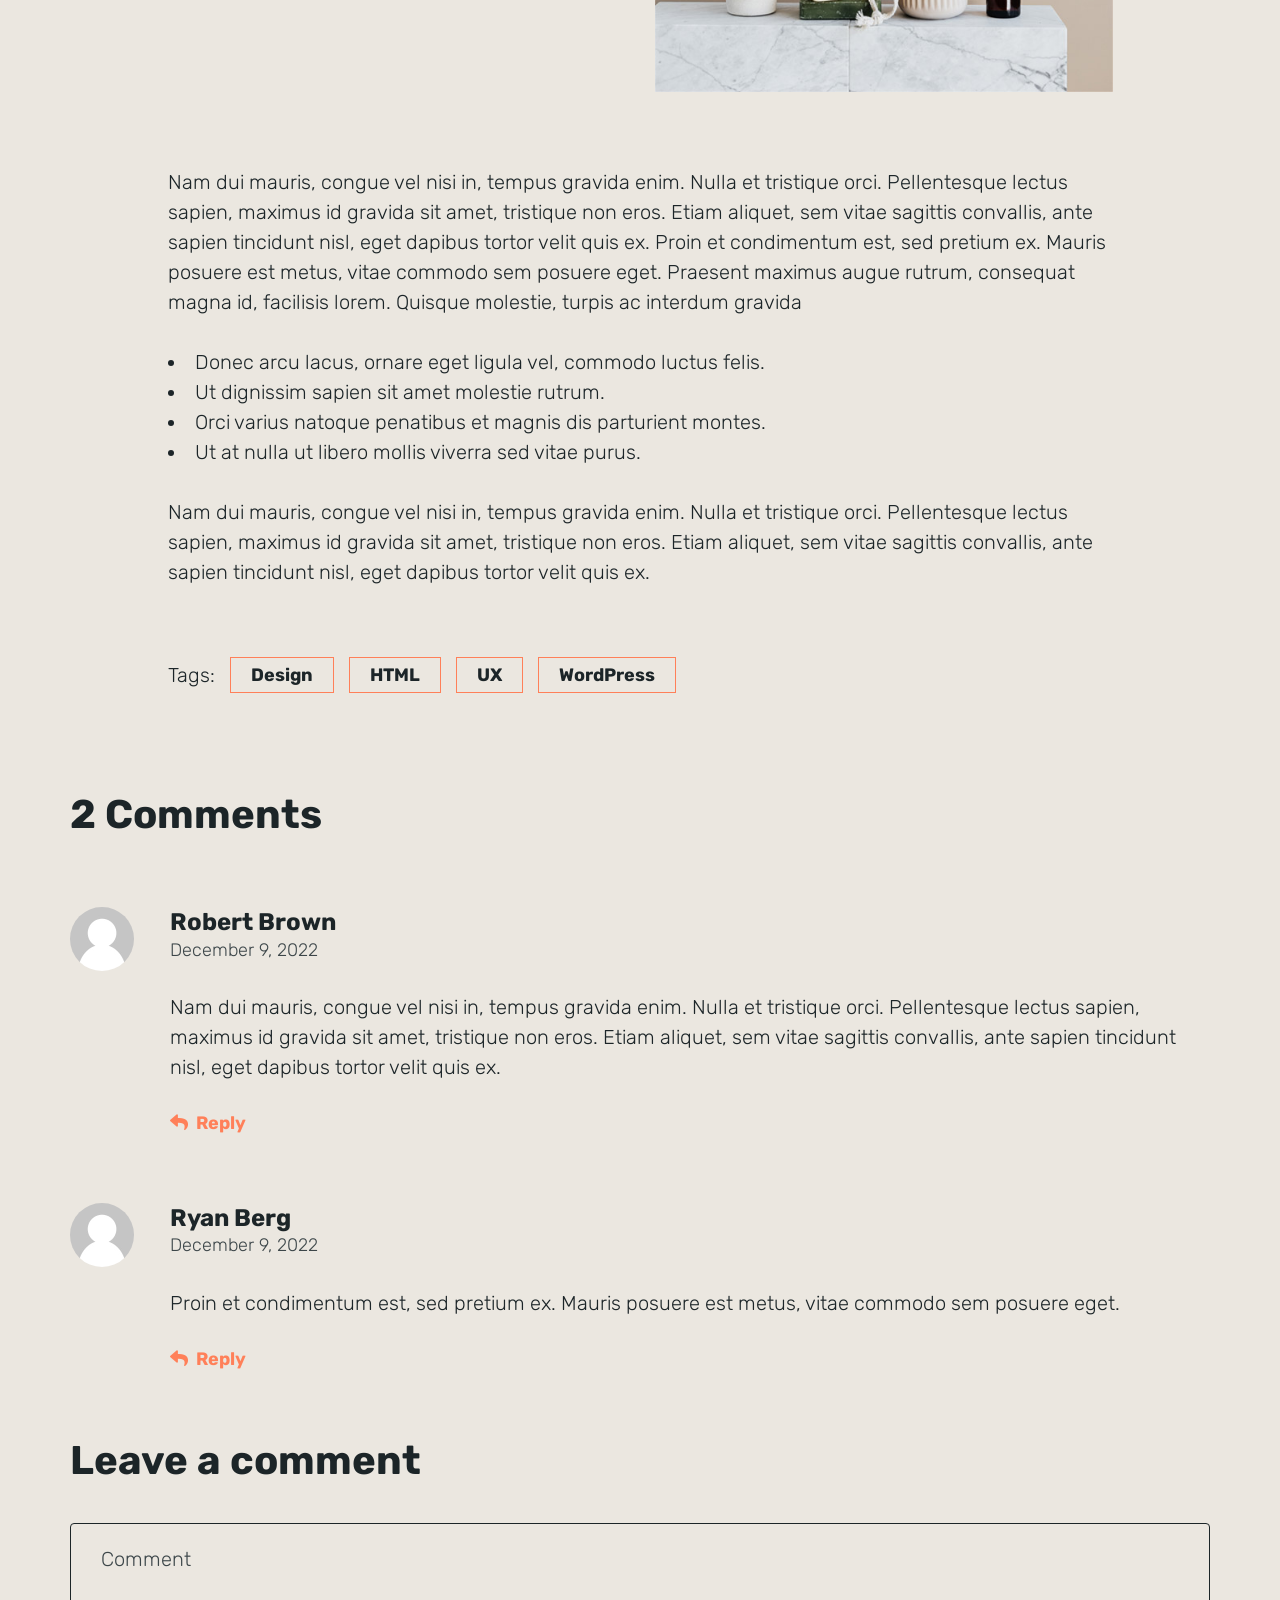
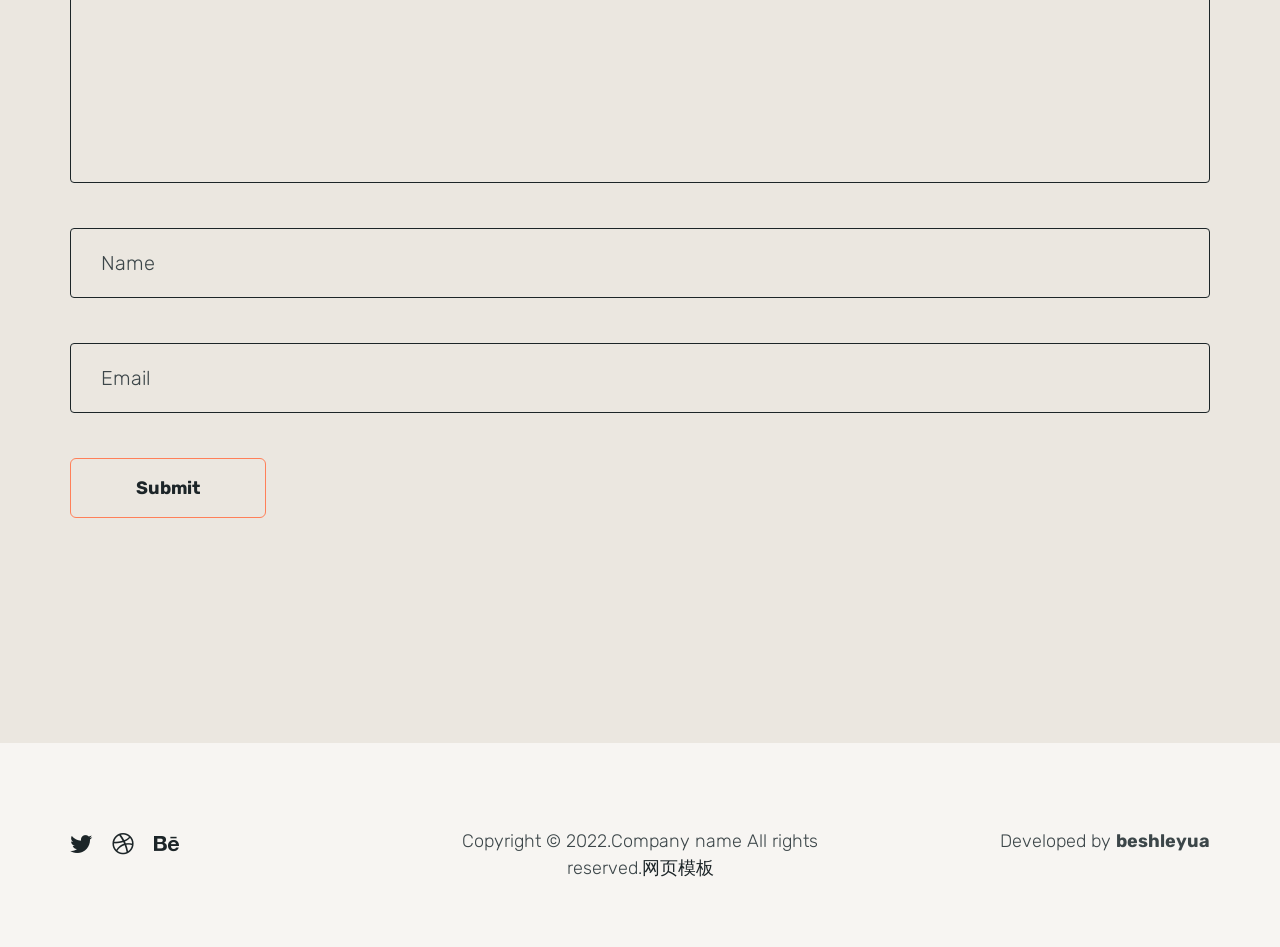
<file: blog-single.html>
<!doctype html>
<html lang="en-US">
<head>

  <title>OBER - One Page Resume HTML Template</title>
  <meta http-equiv="Content-Type" content="text/html; charset=utf-8">
  <meta http-equiv="X-UA-Compatible" content="IE=edge">
  <meta name="viewport" content="width=device-width, initial-scale=1">
  <meta name="HandheldFriendly" content="true">
  <meta name="author" content="beshleyua">

  <!-- Fonts -->
  <link rel="stylesheet" href="static/css/css.css" type="text/css" media="all">
  <link rel="stylesheet" href="static/css/css1.css" type="text/css" media="all">

  <!-- CSS STYLES -->
  <link rel="stylesheet" href="static/css/bootstrap.css" type="text/css" media="all">
  <link rel="stylesheet" href="static/css/font-awesome.css" type="text/css" media="all">
  <link rel="stylesheet" href="static/css/magnific-popup.css" type="text/css" media="all">
  <link rel="stylesheet" href="static/css/splitting.css" type="text/css" media="all">
  <link rel="stylesheet" href="static/css/swiper.css" type="text/css" media="all">
  <link rel="stylesheet" href="static/css/animate.css" type="text/css" media="all">
  <link rel="stylesheet" href="static/css/main.css" type="text/css" media="all">

</head>

<body class="page light-skin">
	<div class="container-page ">

    <!-- Preloader -->
    <div class="preloader">
      <div class="centrize full-width">
        <div class="vertical-center">
          <div class="spinner-logo">
            <img src="static/picture/ober_logo.png" alt="">
            <div class="spinner-dot"></div>
            <div class="spinner spinner-line"></div>
          </div>
        </div>
      </div>
    </div>

    <!-- Header -->
    <header class="header">
      <div class="header__builder">
        <div class="row">
          <div class="col-xs-4 col-sm-4 col-md-4 col-lg-4">

            <!-- logo -->
            <div class="logo">
              <a href="index.html">
                <img src="static/picture/ober_logo.png" alt="">
              </a>
            </div>

          </div>
          <div class="col-xs-8 col-sm-8 col-md-8 col-lg-8 align-right">

            <!-- switcher btn -->
            <a href="#" class="switcher-btn">
              <span class="sw-before">
                <svg xmlns="http://www.w3.org/2000/svg" width="22.22" height="22.313" viewbox="0 0 22.22 22.313">
                  <path fill="#fff" d="M1752.49,105.511a5.589,5.589,0,0,0-3.94-1.655,5.466,5.466,0,0,0-3.94,1.655,5.61,5.61,0,0,0,3.94,9.566,5.473,5.473,0,0,0,3.94-1.653,5.643,5.643,0,0,0,1.65-3.957A5.516,5.516,0,0,0,1752.49,105.511Zm-1.06,6.85a4.1,4.1,0,0,1-5.76,0,4.164,4.164,0,0,1,0-5.788A4.083,4.083,0,0,1,1751.43,112.361Zm7.47-3.662h-2.27a0.768,0.768,0,0,0,0,1.536h2.27A0.768,0.768,0,0,0,1758.9,108.7Zm-10.35,8.12a0.777,0.777,0,0,0-.76.769v2.274a0.777,0.777,0,0,0,.76.767,0.786,0.786,0,0,0,.77-0.767v-2.274A0.786,0.786,0,0,0,1748.55,116.819Zm7.85-.531-1.62-1.624a0.745,0.745,0,0,0-1.06,0,0.758,0.758,0,0,0,0,1.063l1.62,1.625a0.747,0.747,0,0,0,1.06,0A0.759,0.759,0,0,0,1756.4,116.288ZM1748.55,98.3a0.777,0.777,0,0,0-.76.768v2.273a0.778,0.778,0,0,0,.76.768,0.787,0.787,0,0,0,.77-0.768V99.073A0.786,0.786,0,0,0,1748.55,98.3Zm7.88,3.278a0.744,0.744,0,0,0-1.06,0l-1.62,1.624a0.758,0.758,0,0,0,0,1.063,0.745,0.745,0,0,0,1.06,0l1.62-1.624A0.758,0.758,0,0,0,1756.43,101.583Zm-15.96,7.116h-2.26a0.78,0.78,0,0,0-.77.768,0.76,0.76,0,0,0,.77.768h2.26A0.768,0.768,0,0,0,1740.47,108.7Zm2.88,5.965a0.745,0.745,0,0,0-1.06,0l-1.62,1.624a0.759,0.759,0,0,0,0,1.064,0.747,0.747,0,0,0,1.06,0l1.62-1.625A0.758,0.758,0,0,0,1743.35,114.664Zm0-11.457-1.62-1.624a0.744,0.744,0,0,0-1.06,0,0.758,0.758,0,0,0,0,1.063l1.62,1.624a0.745,0.745,0,0,0,1.06,0A0.758,0.758,0,0,0,1743.35,103.207Z" transform="translate(-1737.44 -98.313)"></path>
                </svg>
              </span>
              <span class="sw-after">
                <svg xmlns="http://www.w3.org/2000/svg" width="23" height="23" viewbox="0 0 23 23">
                  <path fill="#fff" d="M1759.46,111.076a0.819,0.819,0,0,0-.68.147,8.553,8.553,0,0,1-2.62,1.537,8.167,8.167,0,0,1-2.96.531,8.655,8.655,0,0,1-8.65-8.682,9.247,9.247,0,0,1,.47-2.864,8.038,8.038,0,0,1,1.42-2.54,0.764,0.764,0,0,0-.12-1.063,0.813,0.813,0,0,0-.68-0.148,11.856,11.856,0,0,0-6.23,4.193,11.724,11.724,0,0,0,1,15.387,11.63,11.63,0,0,0,19.55-5.553A0.707,0.707,0,0,0,1759.46,111.076Zm-4.5,6.172a10.137,10.137,0,0,1-14.29-14.145,10.245,10.245,0,0,1,3.38-2.836c-0.14.327-.29,0.651-0.41,1.006a9.908,9.908,0,0,0-.56,3.365,10.162,10.162,0,0,0,10.15,10.189,9.776,9.776,0,0,0,3.49-.62,11.659,11.659,0,0,0,1.12-.473A10.858,10.858,0,0,1,1754.96,117.248Z" transform="translate(-1737 -98)"></path>
                </svg>
              </span>
            </a>

            <!-- menu btn -->
            <a href="#" class="menu-btn"><span></span></a>

          </div>
        </div>
      </div>

      <!-- Menu Full Overlay -->
      <div class="menu-full-overlay">
        <div class="menu-full-container">
          <div class="container">
            <div class="row">
              <div class="col-xs-12 col-sm-12 col-md-12 col-lg-10 offset-1">

                <!-- menu full -->
                <div class="menu-full">
                  <ul class="menu-full">
                    <li class="menu-item">
                      <a class="splitting-text-anim-2" data-splitting="chars" href="index.html#about-section">About</a>
                    </li>
                    <li class="menu-item">
                      <a class="splitting-text-anim-2" data-splitting="chars" href="index.html#resume-section">Resume</a>
                    </li>
                    <li class="menu-item">
                      <a class="splitting-text-anim-2" data-splitting="chars" href="index.html#works-section">Works</a>
                    </li>
                    <li class="menu-item">
                      <a class="splitting-text-anim-2" data-splitting="chars" href="index.html#pricing-section">Pricing</a>
                    </li>
                    <li class="menu-item">
                      <a class="splitting-text-anim-2" data-splitting="chars" href="index.html#blog-section">Blog</a>
                    </li>
                    <li class="menu-item">
                      <a class="splitting-text-anim-2" data-splitting="chars" href="index.html#contact-section">Contact</a>
                    </li>
                    <li class="menu-item menu-item-has-children has-children">
                      <a class="splitting-text-anim-2" data-splitting="chars">Pages</a>
                      <ul class="sub-menu">
                        <li class="menu-item"><a class="splitting-text-anim-1" data-splitting="chars" href="works.html">Works (grid)</a></li>
                        <li class="menu-item"><a class="splitting-text-anim-1" data-splitting="chars" href="works-list.html">Works (list)</a></li>
                        <li class="menu-item"><a class="splitting-text-anim-1" data-splitting="chars" href="work-single.html">Work Single Page</a></li>
                        <li class="menu-item"><a class="splitting-text-anim-1" data-splitting="chars" href="blog.html">Blog Posts</a></li>
                        <li class="menu-item"><a class="splitting-text-anim-1" data-splitting="chars" href="">Blog Single Post</a></li>
                      </ul>
                    </li>
                  </ul>
                </div>

              </div>
            </div>
          </div>
        </div>

        <!-- social -->
        <div class="menu-social-links">
          <a href="javascript:;" target="blank" class="scrolla-element-anim-1" title="dribbble">
            <i class="fab fa-dribbble"></i>
          </a>
          <a href="javascript:;" target="blank" class="scrolla-element-anim-1" title="twitter">
            <i class="fab fa-twitter"></i>
          </a>
          <a href="javascript:;" target="blank" class="scrolla-element-anim-1" title="behance">
            <i class="fab fa-behance"></i>
          </a>
        </div>

      </div>

    </header>

		<!-- Wrapper -->
		<div class="wrapper single-post">

      <!-- Section Started Heading -->
      <section class="section section-inner started-heading">
        <div class="container">
          <div class="row">
            <div class="col-xs-12 col-sm-12 col-md-12 col-lg-12">

              <!-- titles -->
              <div class="m-titles">
                <h1 class="m-title scrolla-element-anim-1 scroll-animate" data-animate="active">
                  How to Become a Successful UI/UX Designer
                </h1>
                <div class="m-category scrolla-element-anim-1 scroll-animate" data-animate="active">
                  <a href="#" rel="category tag">UX Design</a> / November 28, 2022
                </div>
              </div>

            </div>
          </div>
        </div>
      </section>

      <!-- Single Post -->
      <section class="section section-inner m-archive">
        <div class="container">
          <div class="row">

            <div class="col-xs-12 col-sm-12 col-md-12 col-lg-10 offset-1">

              <!-- image -->
              <div class="m-image-large">
                <div class="image">
                  <div class="img scrolla-element-anim-1 scroll-animate" data-animate="active" style="background-image: url(static/image/blog5.jpg);"></div>
                </div>
              </div>

              <!-- content -->
              <div class="description">
                <div class="post-content scrolla-element-anim-1 scroll-animate" data-animate="active">
                  <p>Vivamus interdum suscipit lacus. Nunc ultrices accumsan mattis. Aliquam vel sem vel velit efficitur malesuada. Donec arcu lacus, ornare eget ligula vel, commodo luctus felis. Ut dignissim sapien sit amet molestie rutrum. Orci varius natoque penatibus et magnis dis parturient montes, nascetur ridiculus mus. Pellentesque in porta dolor, a suscipit risus. Lorem ipsum dolor sit amet, consectetur adipiscing elit. Cras ac arcu in lorem rhoncus ullamcorper. Ut at nulla ut libero mollis viverra sed vitae purus.</p>
                  <p>Nam dui mauris, congue vel nisi in, tempus gravida enim. Nulla et tristique orci. Pellentesque lectus sapien, maximus id gravida sit amet, tristique non eros. Etiam aliquet, sem vitae sagittis convallis, ante sapien tincidunt nisl, eget dapibus tortor velit quis ex. Proin et condimentum est, sed pretium ex. Mauris posuere est metus, vitae commodo sem posuere eget. Praesent maximus augue rutrum, consequat magna id, facilisis lorem. Quisque molestie, turpis ac interdum gravida</p>
                  <blockquote>
                    <p>Photography is the story I fail to put into words get ligula vel, commodo luctus felis. Ut dignissim sapien sit amet molestie rutr</p>
                    <p><cite>&#8211; Destin Sparks</cite></p>
                  </blockquote>
                  <p><br></p>
                  <h3>Aliquam vel sem vel vellesuada</h3>
                  <p>Vivamus interdum suscipit lacus. Nunc ultrices accumsan mattis. Aliquam vel sem vel velit efficitur malesuada. Donec arcu lacus, ornare eget ligula vel, commodo luctus felis. Ut dignissim sapien sit amet molestie rutrum. Orci varius natoque penatibus et magnis dis parturient montes, nascetur ridiculus mus. Pellentesque in porta dolor, a suscipit risus. Lorem ipsum dolor sit amet, consectetur adipiscing elit. Cras ac arcu in lorem rhoncus ullamcorper. Ut at nulla ut libero mollis viverra sed vitae purus.</p>
                  <ul class="gallery gallery-columns-2">
                    <li class="gallery-item">
                      <figure>
                        <img src="static/picture/blog8.jpg" alt="">
                      </figure>
                    </li>
                    <li class="gallery-item">
                      <figure>
                        <img src="static/picture/blog7.jpg" alt="">
                      </figure>
                    </li>
                  </ul>
                  <p>Nam dui mauris, congue vel nisi in, tempus gravida enim. Nulla et tristique orci. Pellentesque lectus sapien, maximus id gravida sit amet, tristique non eros. Etiam aliquet, sem vitae sagittis convallis, ante sapien tincidunt nisl, eget dapibus tortor velit quis ex. Proin et condimentum est, sed pretium ex. Mauris posuere est metus, vitae commodo sem posuere eget. Praesent maximus augue rutrum, consequat magna id, facilisis lorem. Quisque molestie, turpis ac interdum gravida</p>
                  <ul>
                    <li>Donec arcu lacus, ornare eget ligula vel, commodo luctus felis.</li>
                    <li>Ut dignissim sapien sit amet molestie rutrum.</li>
                    <li>Orci varius natoque penatibus et magnis dis parturient montes.</li>
                    <li>Ut at nulla ut libero mollis viverra sed vitae purus.</li>
                  </ul>
                  <p>Nam dui mauris, congue vel nisi in, tempus gravida enim. Nulla et tristique orci. Pellentesque lectus sapien, maximus id gravida sit amet, tristique non eros. Etiam aliquet, sem vitae sagittis convallis, ante sapien tincidunt nisl, eget dapibus tortor velit quis ex.</p>

                  <span class="tags-links">
                    <span>Tags:</span>
                    <a href="#">Design</a>
                    <a href="#">HTML</a>
                    <a href="#">UX</a>
                    <a href="#">WordPress</a>
                  </span>
                </div>
              </div>
            </div>

            <!-- Comments -->
            <div class="comments-post scrolla-element-anim-1 scroll-animate" data-animate="active">
              <div class="section__comments">

                <div class="m-titles">
                  <div class="m-title align-left">2 Comments</div>
                </div>

                <ul class="comments">
                  <li class="comment comment-item">
                    <div class="comment comment-box">
                      <img src="static/picture/avatar.png" class="avatar" alt="">
                      <div class="comment-box__body">
                        <div class="content-caption post-content description">
                          <h5 class="comment-box__details">Robert Brown <span>December 9, 2022</span></h5>
                          <p>Nam dui mauris, congue vel nisi in, tempus gravida enim. Nulla et tristique orci. Pellentesque lectus sapien, maximus id gravida sit amet, tristique non eros. Etiam aliquet, sem vitae sagittis convallis, ante sapien tincidunt nisl, eget dapibus tortor velit quis ex.</p>
                        </div>
                      </div>
                      <div class="comment-footer">
                        <a class="comment-reply-link" href="#">Reply</a>
                      </div>
                    </div>
                  </li>
                  <li class="comment comment-item">
                    <div class="comment comment-box">
                      <img src="static/picture/avatar.png" class="avatar" alt="">
                      <div class="comment-box__body">
                        <div class="content-caption post-content description">
                          <h5 class="comment-box__details">Ryan Berg <span>December 9, 2022</span></h5>
                          <p>Proin et condimentum est, sed pretium ex. Mauris posuere est metus, vitae commodo sem posuere eget.</p>
                        </div>
                      </div>
                      <div class="comment-footer">
                        <a class="comment-reply-link" href="#">Reply</a>
                      </div>
                    </div>
                  </li>
                </ul>

                <div class="form-comment">
                  <div class="comment-respond">
                    <div class="m-titles">
                      <div class="m-title align-left">Leave a comment</div>
                    </div>
                    <form method="post" class="comment-form">
                      <div class="group-row">
                        <div class="group">
                          <textarea class="textarea" name="comment" rows="3" placeholder="Comment"></textarea>
                        </div>
                      </div>
                      <div class="group-row">
                        <div class="group">
                          <input type="text" name="author" class="input" placeholder="Name">
                        </div>
                        <div class="group">
                          <input type="text" name="email" class="input" placeholder="Email">
                        </div>
                      </div>
                      <div class="group-row">
                        <div class="group">
                          <button type="submit" name="submit" class="btn">Submit</button>
                        </div>
                      </div>
                    </form>
                  </div>
                </div>

              </div>
            </div>

          </div>
        </div>
      </section>

		</div>

		<!-- Footer -->
	  <div class="footer">
      <div class="footer__builder">
        <div class="container">
          <div class="row">
            <div class="col-xs-12 col-sm-12 col-md-4 col-lg-4 align-left">

              <!-- social -->
              <div class="social-links scrolla-element-anim-1 scroll-animate" data-animate="active">
                <a target="_blank" rel="nofollow" href="javascript:;">
                  <i aria-hidden="true" class="fab fa-twitter"></i>
                </a>
                <a target="_blank" rel="nofollow" href="javascript:;">
                  <i aria-hidden="true" class="fab fa-dribbble"></i>
                </a>
                <a target="_blank" rel="nofollow" href="javascript:;">
                  <i aria-hidden="true" class="fab fa-behance"></i>
                </a>
              </div>

            </div>
            <div class="col-xs-12 col-sm-12 col-md-4 col-lg-4 align-center">
              <div class="copyright-text scrolla-element-anim-1 scroll-animate" data-animate="active">Copyright &copy; 2022.Company name All rights reserved.<a target="_blank" href="https://sc.chinaz.com/moban/">&#x7F51;&#x9875;&#x6A21;&#x677F;</a></div>
            </div>
            <div class="col-xs-12 col-sm-12 col-md-4 col-lg-4 align-right">
              <div class="copyright-text scrolla-element-anim-1 scroll-animate" data-animate="active">Developed by <strong>beshleyua</strong></div>
            </div>
          </div>
        </div>
      </div>
    </div>

	</div>

	<!-- cursor -->
	<div class="cursor"></div>

  <script src="static/js/jquery.min.js"></script>
  <script src="static/js/jquery.validate.min.js"></script>
  <script src="static/js/bootstrap.js"></script>
  <script src="static/js/swiper.js"></script>
  <script src="static/js/splitting.js"></script>
  <script src="static/js/jarallax.min.js"></script>
  <script src="static/js/magnific-popup.js"></script>
  <script src="static/js/imagesloaded.pkgd.js"></script>
  <script src="static/js/isotope.pkgd.js"></script>
  <script src="static/js/jquery.scrolla.js"></script>
  <script src="static/js/skrollr.js"></script>
  <script src="static/js/jquery.cookie.js"></script>
  <script src="static/js/common.js"></script>

</body>
</html>
</file>
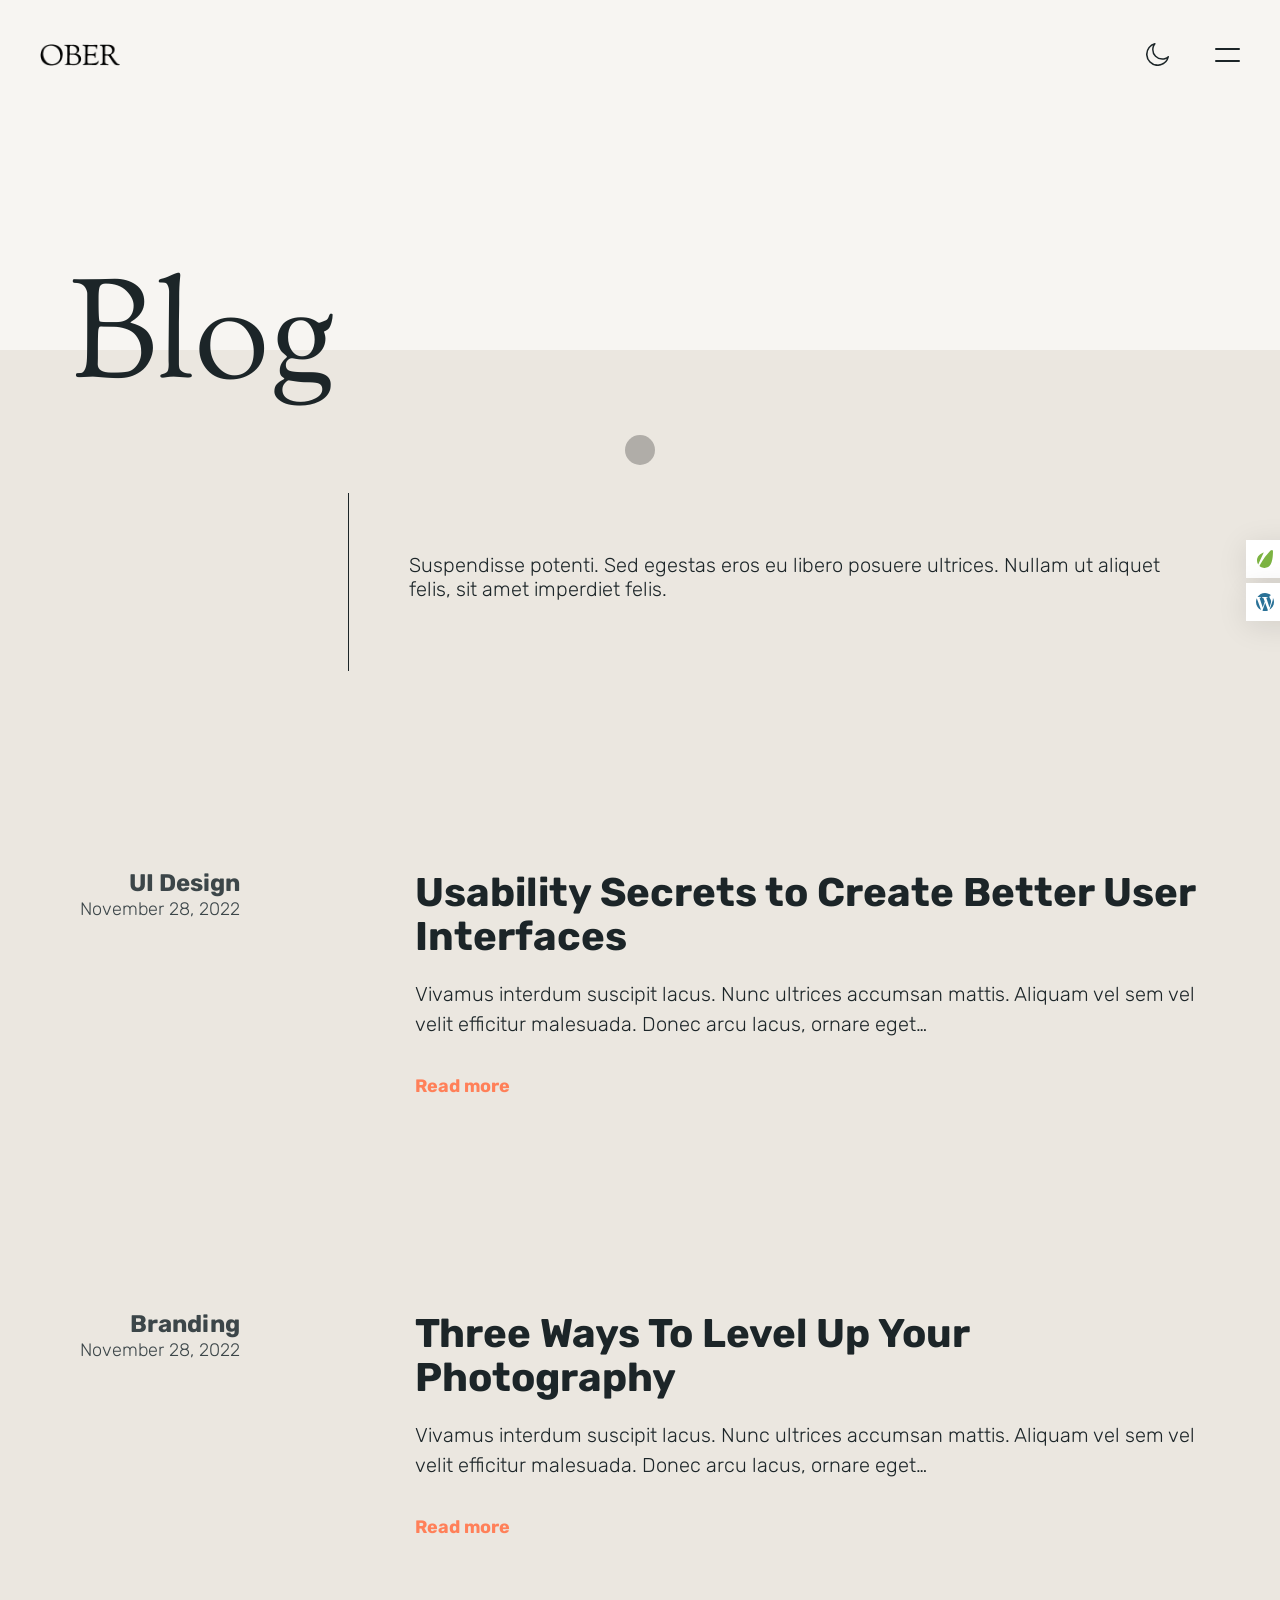
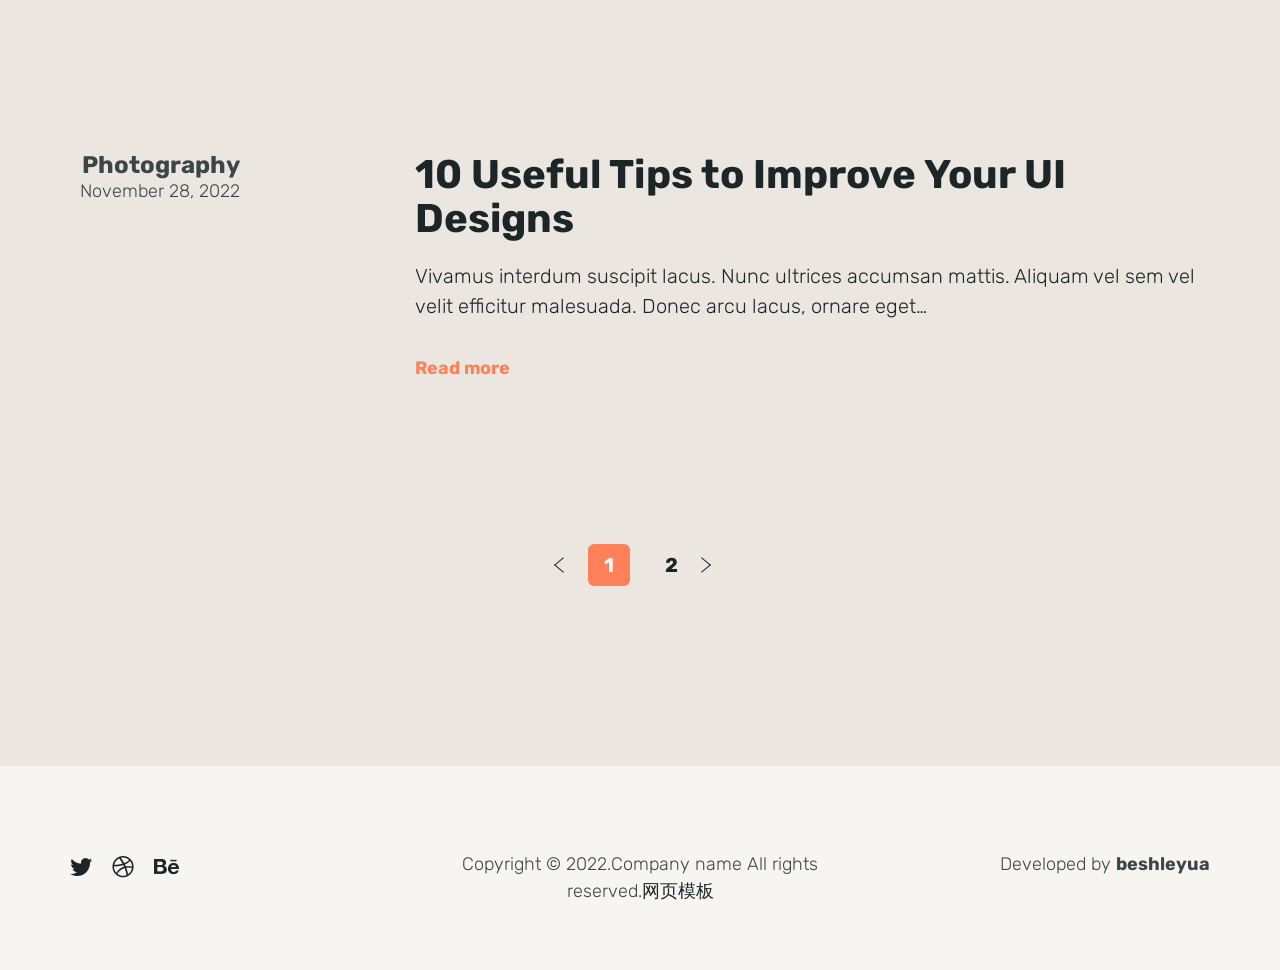
<file: blog.html>
<!doctype html>
<html lang="en-US">
<head>

  <title>OBER - One Page Resume HTML Template</title>
  <meta http-equiv="Content-Type" content="text/html; charset=utf-8">
  <meta http-equiv="X-UA-Compatible" content="IE=edge">
  <meta name="viewport" content="width=device-width, initial-scale=1">
  <meta name="HandheldFriendly" content="true">
  <meta name="author" content="beshleyua">

  <!-- Fonts -->
  <link rel="stylesheet" href="static/css/css.css" type="text/css" media="all">
  <link rel="stylesheet" href="static/css/css1.css" type="text/css" media="all">

  <!-- CSS STYLES -->
  <link rel="stylesheet" href="static/css/bootstrap.css" type="text/css" media="all">
  <link rel="stylesheet" href="static/css/font-awesome.css" type="text/css" media="all">
  <link rel="stylesheet" href="static/css/magnific-popup.css" type="text/css" media="all">
  <link rel="stylesheet" href="static/css/splitting.css" type="text/css" media="all">
  <link rel="stylesheet" href="static/css/swiper.css" type="text/css" media="all">
  <link rel="stylesheet" href="static/css/animate.css" type="text/css" media="all">
  <link rel="stylesheet" href="static/css/main.css" type="text/css" media="all">

</head>

<body class="page light-skin">
	<div class="container-page ">

    <!-- Preloader -->
    <div class="preloader">
      <div class="centrize full-width">
        <div class="vertical-center">
          <div class="spinner-logo">
            <img src="static/picture/ober_logo.png" alt="">
            <div class="spinner-dot"></div>
            <div class="spinner spinner-line"></div>
          </div>
        </div>
      </div>
    </div>

    <!-- Header -->
    <header class="header">
      <div class="header__builder">
        <div class="row">
          <div class="col-xs-4 col-sm-4 col-md-4 col-lg-4">

            <!-- logo -->
            <div class="logo">
              <a href="index.html">
                <img src="static/picture/ober_logo.png" alt="">
              </a>
            </div>

          </div>
          <div class="col-xs-8 col-sm-8 col-md-8 col-lg-8 align-right">

            <!-- switcher btn -->
            <a href="#" class="switcher-btn">
              <span class="sw-before">
                <svg xmlns="http://www.w3.org/2000/svg" width="22.22" height="22.313" viewbox="0 0 22.22 22.313">
                  <path fill="#fff" d="M1752.49,105.511a5.589,5.589,0,0,0-3.94-1.655,5.466,5.466,0,0,0-3.94,1.655,5.61,5.61,0,0,0,3.94,9.566,5.473,5.473,0,0,0,3.94-1.653,5.643,5.643,0,0,0,1.65-3.957A5.516,5.516,0,0,0,1752.49,105.511Zm-1.06,6.85a4.1,4.1,0,0,1-5.76,0,4.164,4.164,0,0,1,0-5.788A4.083,4.083,0,0,1,1751.43,112.361Zm7.47-3.662h-2.27a0.768,0.768,0,0,0,0,1.536h2.27A0.768,0.768,0,0,0,1758.9,108.7Zm-10.35,8.12a0.777,0.777,0,0,0-.76.769v2.274a0.777,0.777,0,0,0,.76.767,0.786,0.786,0,0,0,.77-0.767v-2.274A0.786,0.786,0,0,0,1748.55,116.819Zm7.85-.531-1.62-1.624a0.745,0.745,0,0,0-1.06,0,0.758,0.758,0,0,0,0,1.063l1.62,1.625a0.747,0.747,0,0,0,1.06,0A0.759,0.759,0,0,0,1756.4,116.288ZM1748.55,98.3a0.777,0.777,0,0,0-.76.768v2.273a0.778,0.778,0,0,0,.76.768,0.787,0.787,0,0,0,.77-0.768V99.073A0.786,0.786,0,0,0,1748.55,98.3Zm7.88,3.278a0.744,0.744,0,0,0-1.06,0l-1.62,1.624a0.758,0.758,0,0,0,0,1.063,0.745,0.745,0,0,0,1.06,0l1.62-1.624A0.758,0.758,0,0,0,1756.43,101.583Zm-15.96,7.116h-2.26a0.78,0.78,0,0,0-.77.768,0.76,0.76,0,0,0,.77.768h2.26A0.768,0.768,0,0,0,1740.47,108.7Zm2.88,5.965a0.745,0.745,0,0,0-1.06,0l-1.62,1.624a0.759,0.759,0,0,0,0,1.064,0.747,0.747,0,0,0,1.06,0l1.62-1.625A0.758,0.758,0,0,0,1743.35,114.664Zm0-11.457-1.62-1.624a0.744,0.744,0,0,0-1.06,0,0.758,0.758,0,0,0,0,1.063l1.62,1.624a0.745,0.745,0,0,0,1.06,0A0.758,0.758,0,0,0,1743.35,103.207Z" transform="translate(-1737.44 -98.313)"></path>
                </svg>
              </span>
              <span class="sw-after">
                <svg xmlns="http://www.w3.org/2000/svg" width="23" height="23" viewbox="0 0 23 23">
                  <path fill="#fff" d="M1759.46,111.076a0.819,0.819,0,0,0-.68.147,8.553,8.553,0,0,1-2.62,1.537,8.167,8.167,0,0,1-2.96.531,8.655,8.655,0,0,1-8.65-8.682,9.247,9.247,0,0,1,.47-2.864,8.038,8.038,0,0,1,1.42-2.54,0.764,0.764,0,0,0-.12-1.063,0.813,0.813,0,0,0-.68-0.148,11.856,11.856,0,0,0-6.23,4.193,11.724,11.724,0,0,0,1,15.387,11.63,11.63,0,0,0,19.55-5.553A0.707,0.707,0,0,0,1759.46,111.076Zm-4.5,6.172a10.137,10.137,0,0,1-14.29-14.145,10.245,10.245,0,0,1,3.38-2.836c-0.14.327-.29,0.651-0.41,1.006a9.908,9.908,0,0,0-.56,3.365,10.162,10.162,0,0,0,10.15,10.189,9.776,9.776,0,0,0,3.49-.62,11.659,11.659,0,0,0,1.12-.473A10.858,10.858,0,0,1,1754.96,117.248Z" transform="translate(-1737 -98)"></path>
                </svg>
              </span>
            </a>

            <!-- menu btn -->
            <a href="#" class="menu-btn"><span></span></a>

          </div>
        </div>
      </div>

      <!-- Menu Full Overlay -->
      <div class="menu-full-overlay">
        <div class="menu-full-container">
          <div class="container">
            <div class="row">
              <div class="col-xs-12 col-sm-12 col-md-12 col-lg-10 offset-1">

                <!-- menu full -->
                <div class="menu-full">
                  <ul class="menu-full">
                    <li class="menu-item">
                      <a class="splitting-text-anim-2" data-splitting="chars" href="index.html#about-section">About</a>
                    </li>
                    <li class="menu-item">
                      <a class="splitting-text-anim-2" data-splitting="chars" href="index.html#resume-section">Resume</a>
                    </li>
                    <li class="menu-item">
                      <a class="splitting-text-anim-2" data-splitting="chars" href="index.html#works-section">Works</a>
                    </li>
                    <li class="menu-item">
                      <a class="splitting-text-anim-2" data-splitting="chars" href="index.html#pricing-section">Pricing</a>
                    </li>
                    <li class="menu-item">
                      <a class="splitting-text-anim-2" data-splitting="chars" href="index.html#blog-section">Blog</a>
                    </li>
                    <li class="menu-item">
                      <a class="splitting-text-anim-2" data-splitting="chars" href="index.html#contact-section">Contact</a>
                    </li>
                    <li class="menu-item menu-item-has-children has-children">
                      <a class="splitting-text-anim-2" data-splitting="chars">Pages</a>
                      <ul class="sub-menu">
                        <li class="menu-item"><a class="splitting-text-anim-1" data-splitting="chars" href="works.html">Works (grid)</a></li>
                        <li class="menu-item"><a class="splitting-text-anim-1" data-splitting="chars" href="works-list.html">Works (list)</a></li>
                        <li class="menu-item"><a class="splitting-text-anim-1" data-splitting="chars" href="work-single.html">Work Single Page</a></li>
                        <li class="menu-item"><a class="splitting-text-anim-1" data-splitting="chars" href="">Blog Posts</a></li>
                        <li class="menu-item"><a class="splitting-text-anim-1" data-splitting="chars" href="blog-single.html">Blog Single Post</a></li>
                      </ul>
                    </li>
                  </ul>
                </div>

              </div>
            </div>
          </div>
        </div>

        <!-- social -->
        <div class="menu-social-links">
          <a href="javascript:;" target="blank" class="scrolla-element-anim-1" title="dribbble">
            <i class="fab fa-dribbble"></i>
          </a>
          <a href="javascript:;" target="blank" class="scrolla-element-anim-1" title="twitter">
            <i class="fab fa-twitter"></i>
          </a>
          <a href="javascript:;" target="blank" class="scrolla-element-anim-1" title="behance">
            <i class="fab fa-behance"></i>
          </a>
        </div>

      </div>

    </header>

		<!-- Wrapper -->
		<div class="wrapper">

      <!-- Section Started Heading -->
      <section class="section section-inner started-heading">
      	<div class="container">
      		<div class="row">
      			<div class="col-xs-12 col-sm-12 col-md-12 col-lg-12">

      				<!-- titles -->
      				<div class="h-titles">
      					<h1 class="h-title scrolla-element-anim-1 scroll-animate" data-animate="active">Blog</h1>
      				</div>

      			</div>
      		</div>
      	</div>
      </section>

      <section class="section section-inner m-archive">
        <div class="container">

          <div class="row row-custom">
            <div class="col-xs-12 col-sm-12 col-md-3 col-lg-3">
            </div>
            <div class="col-xs-12 col-sm-12 col-md-9 col-lg-9 vertical-line">

              <!-- Description -->
              <div class="text scrolla-element-anim-1 scroll-animate" data-animate="active">
                <h6>Suspendisse potenti. Sed egestas eros eu libero posuere ultrices. Nullam ut aliquet felis, sit amet imperdiet felis.</h6>
              </div>

            </div>
          </div>

        </div>

        <!-- Blog -->
    		<div class="blog-items">

          <div class="archive-item">
            <div class="image">
              <a href="blog-single.html">
                <img src="static/picture/blog4.jpg" alt="Usability Secrets to Create Better User Interfaces">
              </a>
            </div>
            <div class="desc">
              <div class="category scrolla-element-anim-1 scroll-animate" data-animate="active">
                UI Design<br><span>November 28, 2022</span>
              </div>
              <div class="title scrolla-element-anim-1 scroll-animate" data-animate="active">
                <a href="blog-single.html">Usability Secrets to Create Better User Interfaces</a>
              </div>
              <div class="text scrolla-element-anim-1 scroll-animate" data-animate="active">
                <p>Vivamus interdum suscipit lacus. Nunc ultrices accumsan mattis. Aliquam vel sem vel velit efficitur malesuada. Donec arcu lacus, ornare eget&#8230; </p>
                <div class="readmore">
                  <a href="blog-single.html" class="lnk">Read more</a>
                </div>
              </div>
            </div>
          </div>

          <div class="archive-item">
            <div class="image">
              <a href="blog-single.html">
                <img src="static/picture/blog3.jpg" alt="Three Ways To Level Up Your Photography">
              </a>
            </div>
            <div class="desc">
              <div class="category scrolla-element-anim-1 scroll-animate" data-animate="active">
                Branding<br><span>November 28, 2022</span>
              </div>
              <div class="title scrolla-element-anim-1 scroll-animate" data-animate="active">
                <a href="blog-single.html">Three Ways To Level Up Your Photography</a>
              </div>
              <div class="text scrolla-element-anim-1 scroll-animate" data-animate="active">
                <p>Vivamus interdum suscipit lacus. Nunc ultrices accumsan mattis. Aliquam vel sem vel velit efficitur malesuada. Donec arcu lacus, ornare eget&#8230; </p>
                <div class="readmore">
                  <a href="blog-single.html" class="lnk">Read more</a>
                </div>
              </div>
            </div>
          </div>

          <div class="archive-item">
            <div class="image">
              <a href="blog-single.html">
                <img src="static/picture/single7.jpg" alt="10 Useful Tips to Improve Your UI Designs">
              </a>
            </div>
            <div class="desc">
              <div class="category scrolla-element-anim-1 scroll-animate" data-animate="active">
                Photography<br><span>November 28, 2022</span>
              </div>
              <div class="title scrolla-element-anim-1 scroll-animate" data-animate="active">
                <a href="blog-single.html">10 Useful Tips to Improve Your UI Designs</a>
              </div>
              <div class="text scrolla-element-anim-1 scroll-animate" data-animate="active">
                <p>Vivamus interdum suscipit lacus. Nunc ultrices accumsan mattis. Aliquam vel sem vel velit efficitur malesuada. Donec arcu lacus, ornare eget&#8230;</p>
                <div class="readmore">
                  <a href="blog-single.html" class="lnk">Read more</a>
                </div>
              </div>
            </div>
          </div>

        </div>

        <div class="pager">
          <a class="prev page-numbers" href="#"><i class="icon-arrow"></i></a>
          <span class="page-numbers current">1</span>
          <a class="page-numbers" href="#">2</a>
          <a class="next page-numbers" href="#"><i class="icon-arrow"></i></a>
        </div>

      </section>

		</div>

		<!-- Footer -->
	  <div class="footer">
      <div class="footer__builder">
        <div class="container">
          <div class="row">
            <div class="col-xs-12 col-sm-12 col-md-4 col-lg-4 align-left">

              <!-- social -->
              <div class="social-links scrolla-element-anim-1 scroll-animate" data-animate="active">
                <a target="_blank" rel="nofollow" href="javascript:;">
                  <i aria-hidden="true" class="fab fa-twitter"></i>
                </a>
                <a target="_blank" rel="nofollow" href="javascript:;">
                  <i aria-hidden="true" class="fab fa-dribbble"></i>
                </a>
                <a target="_blank" rel="nofollow" href="javascript:;">
                  <i aria-hidden="true" class="fab fa-behance"></i>
                </a>
              </div>

            </div>
            <div class="col-xs-12 col-sm-12 col-md-4 col-lg-4 align-center">
              <div class="copyright-text scrolla-element-anim-1 scroll-animate" data-animate="active">Copyright &copy; 2022.Company name All rights reserved.<a target="_blank" href="https://sc.chinaz.com/moban/">&#x7F51;&#x9875;&#x6A21;&#x677F;</a></div>
            </div>
            <div class="col-xs-12 col-sm-12 col-md-4 col-lg-4 align-right">
              <div class="copyright-text scrolla-element-anim-1 scroll-animate" data-animate="active">Developed by <strong>beshleyua</strong></div>
            </div>
          </div>
        </div>
      </div>
    </div>

	</div>

	<!-- cursor -->
	<div class="cursor"></div>

  <script src="static/js/jquery.min.js"></script>
  <script src="static/js/jquery.validate.min.js"></script>
  <script src="static/js/bootstrap.js"></script>
  <script src="static/js/swiper.js"></script>
  <script src="static/js/splitting.js"></script>
  <script src="static/js/jarallax.min.js"></script>
  <script src="static/js/magnific-popup.js"></script>
  <script src="static/js/imagesloaded.pkgd.js"></script>
  <script src="static/js/isotope.pkgd.js"></script>
  <script src="static/js/jquery.scrolla.js"></script>
  <script src="static/js/skrollr.js"></script>
  <script src="static/js/jquery.cookie.js"></script>
  <script src="static/js/common.js"></script>

</body>
</html>
</file>
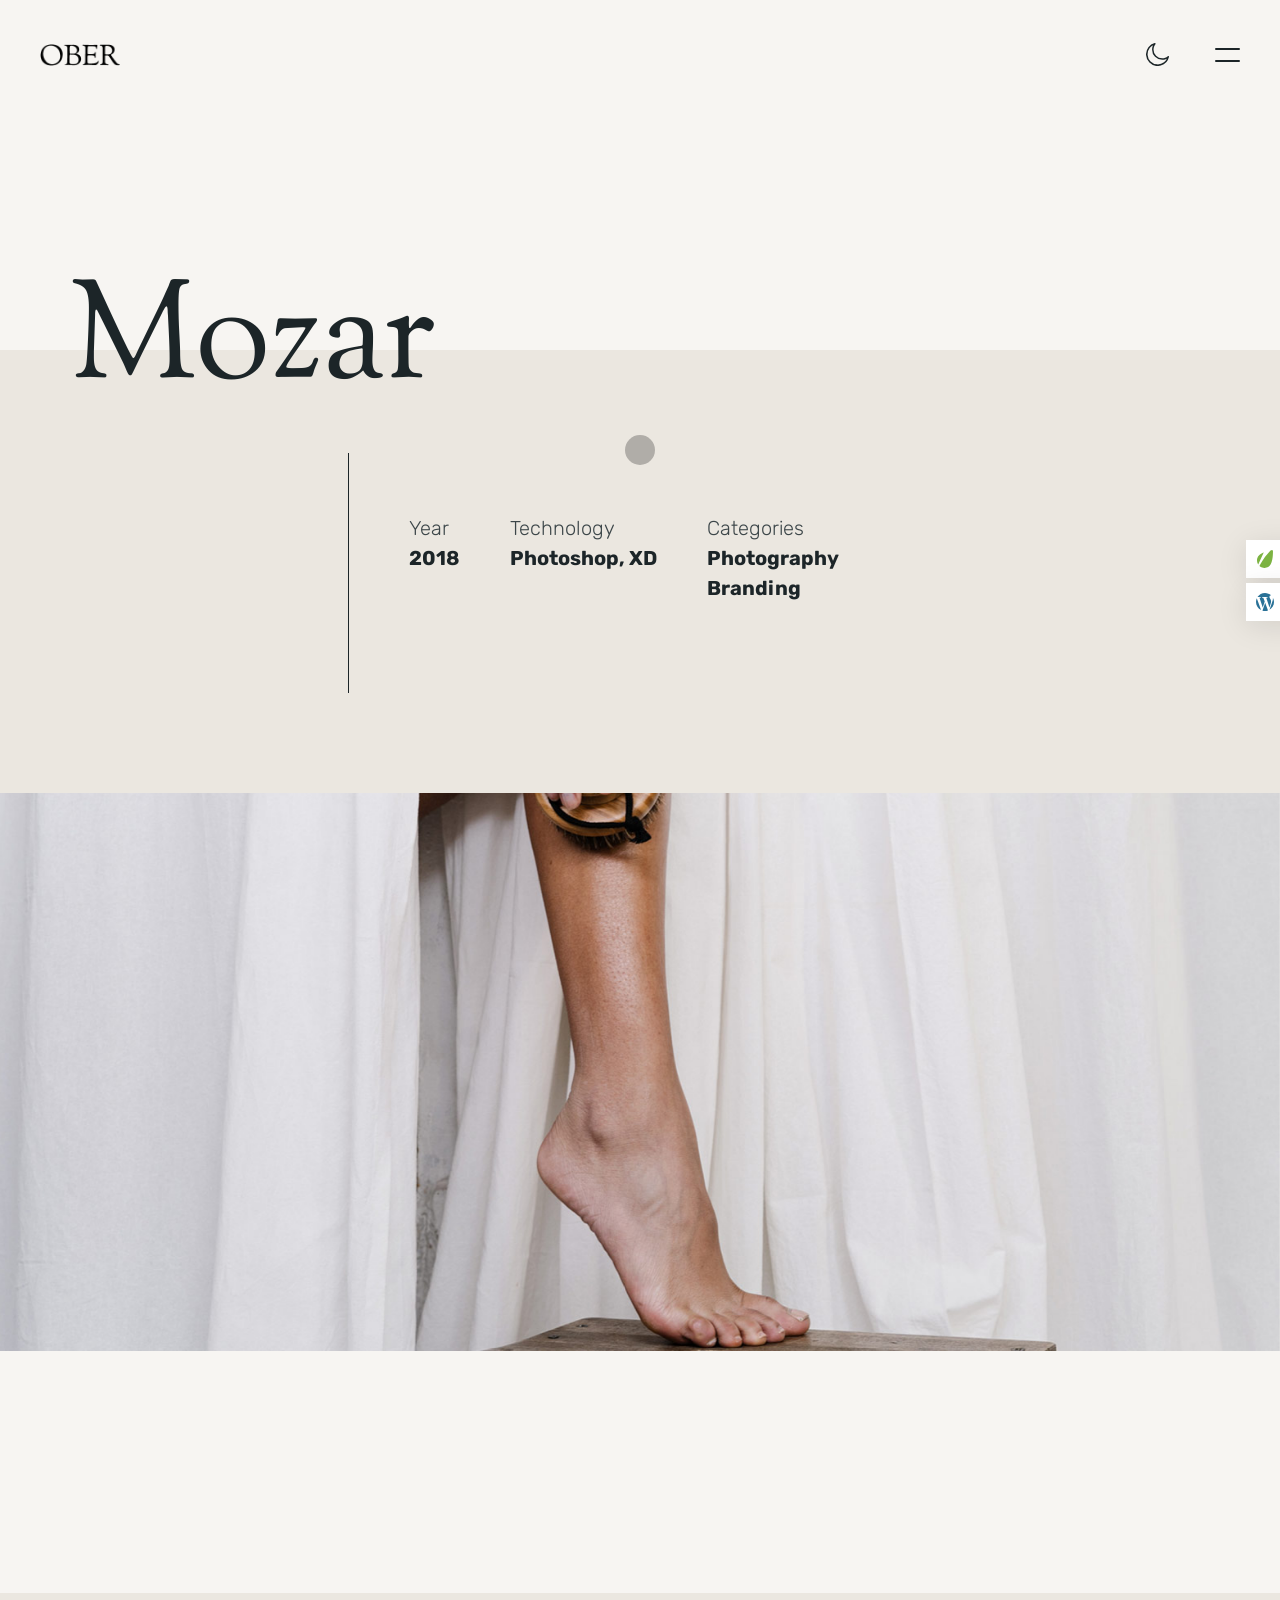
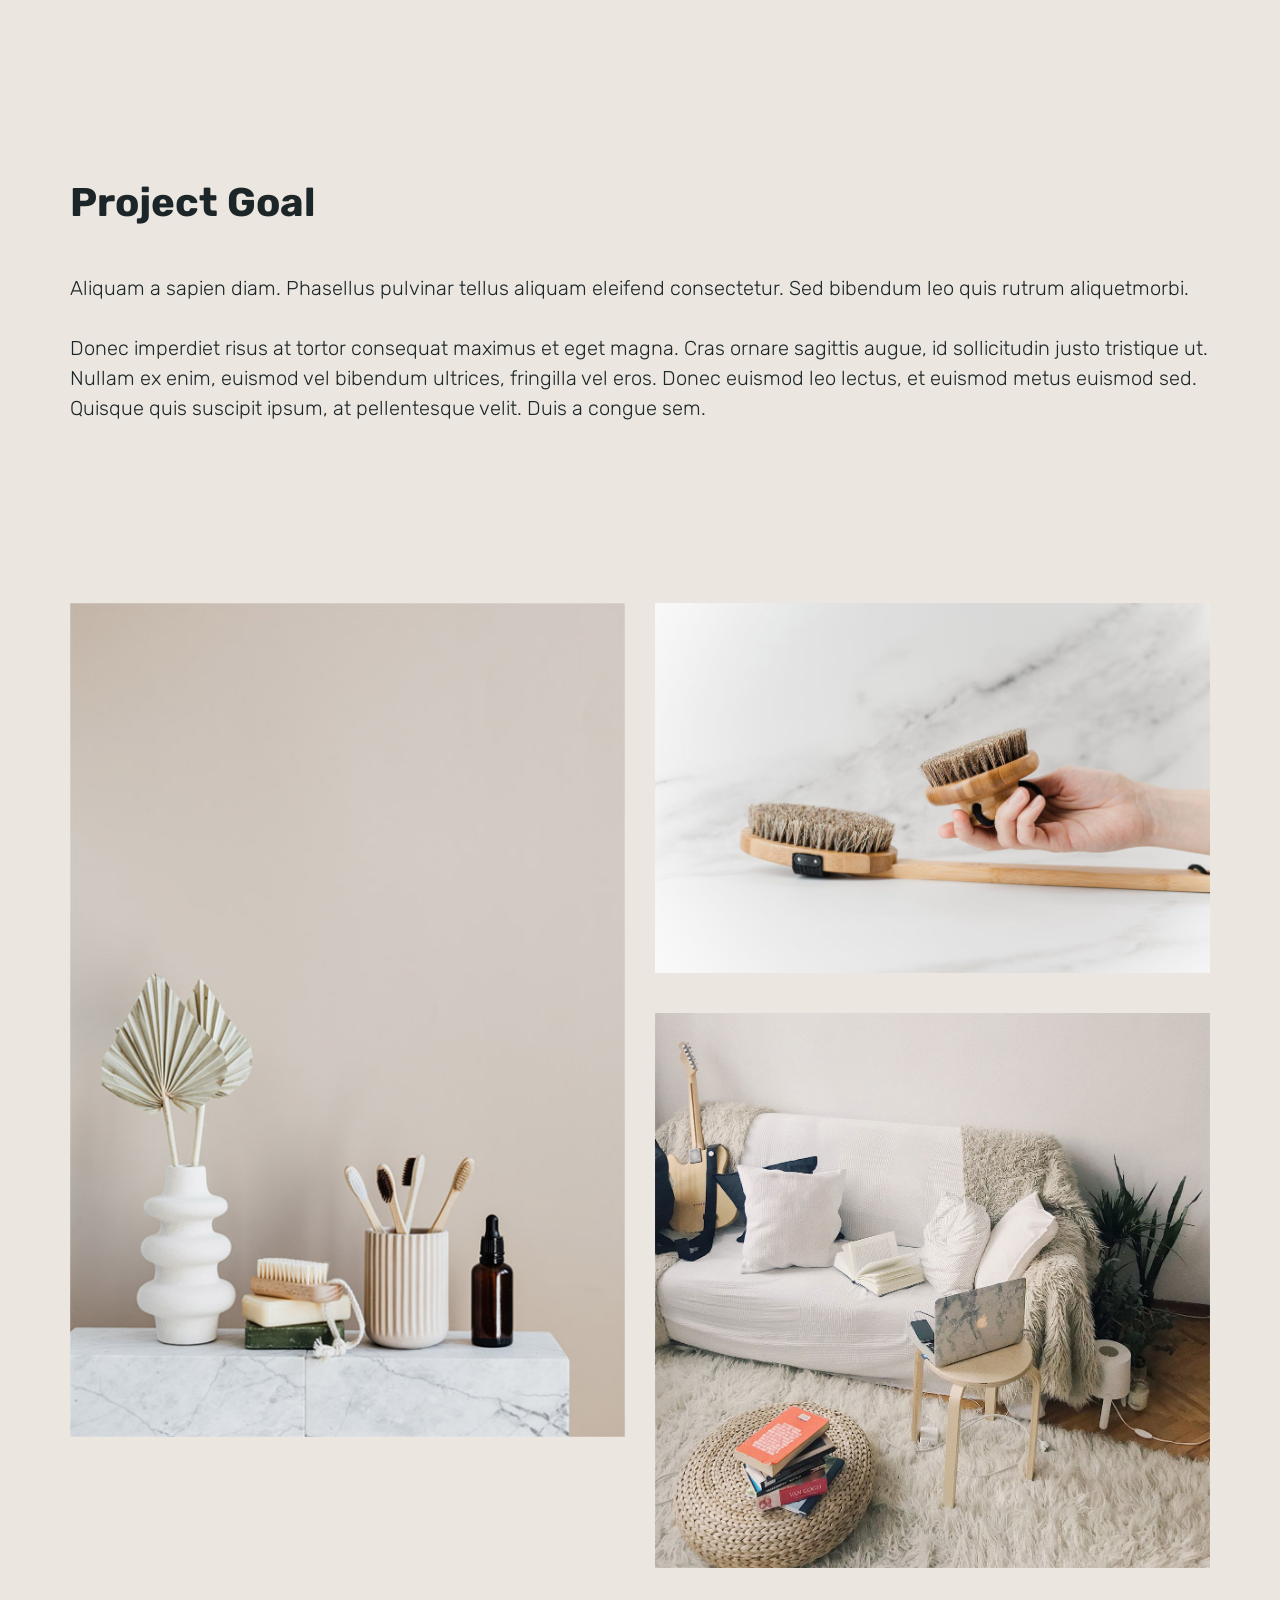
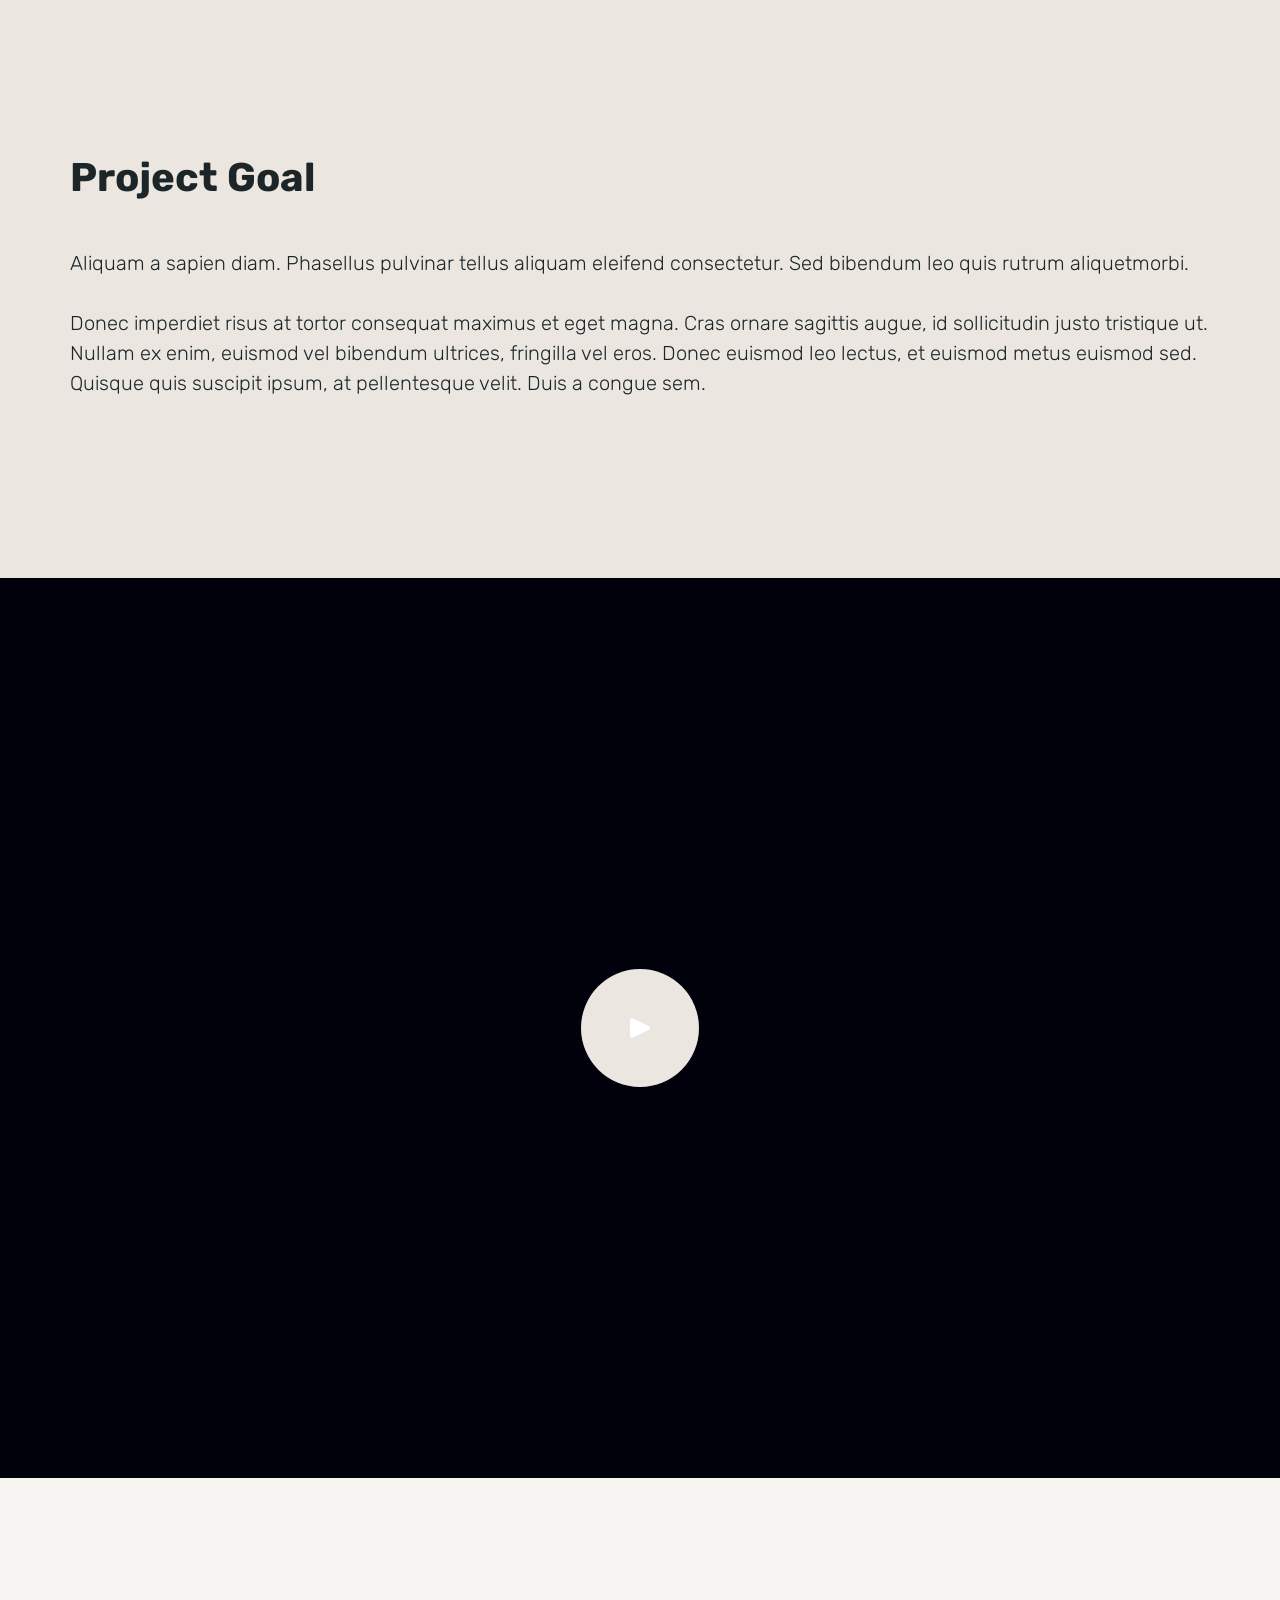
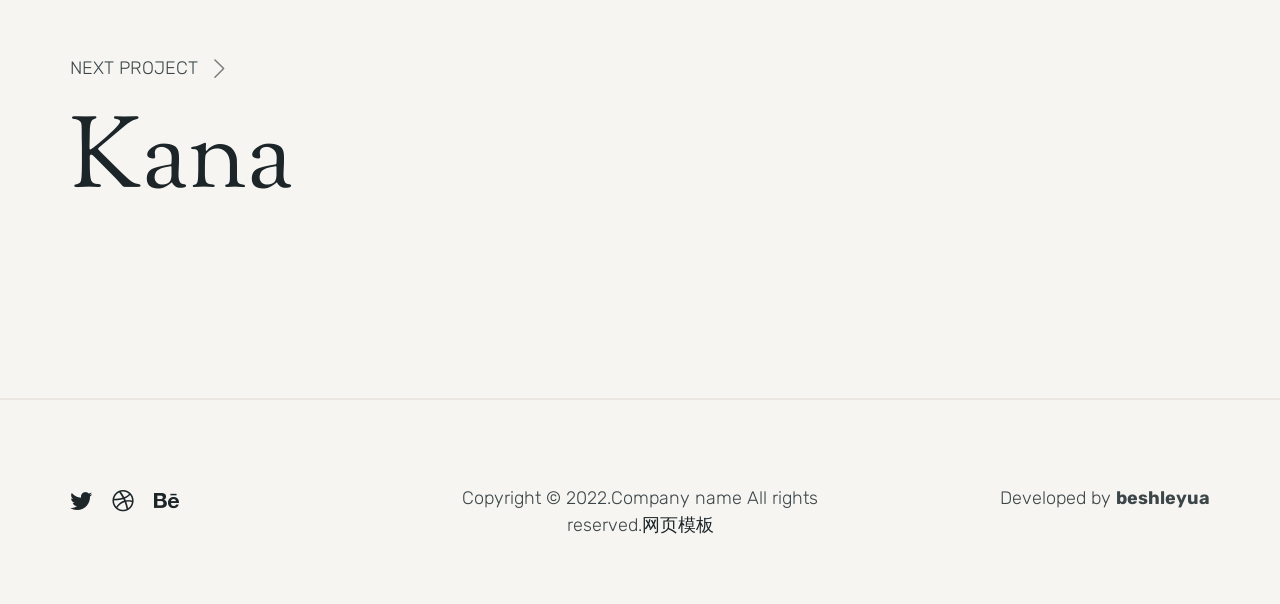
<file: work-single.html>
<!doctype html>
<html lang="en-US">
<head>

  <title>OBER - One Page Resume HTML Template</title>
  <meta http-equiv="Content-Type" content="text/html; charset=utf-8">
  <meta http-equiv="X-UA-Compatible" content="IE=edge">
  <meta name="viewport" content="width=device-width, initial-scale=1">
  <meta name="HandheldFriendly" content="true">
  <meta name="author" content="beshleyua">

  <!-- Fonts -->
  <link rel="stylesheet" href="static/css/css.css" type="text/css" media="all">
  <link rel="stylesheet" href="static/css/css1.css" type="text/css" media="all">

  <!-- CSS STYLES -->
  <link rel="stylesheet" href="static/css/bootstrap.css" type="text/css" media="all">
  <link rel="stylesheet" href="static/css/font-awesome.css" type="text/css" media="all">
  <link rel="stylesheet" href="static/css/magnific-popup.css" type="text/css" media="all">
  <link rel="stylesheet" href="static/css/splitting.css" type="text/css" media="all">
  <link rel="stylesheet" href="static/css/swiper.css" type="text/css" media="all">
  <link rel="stylesheet" href="static/css/animate.css" type="text/css" media="all">
  <link rel="stylesheet" href="static/css/main.css" type="text/css" media="all">

</head>

<body class="page light-skin">
	<div class="container-page ">

    <!-- Preloader -->
    <div class="preloader">
      <div class="centrize full-width">
        <div class="vertical-center">
          <div class="spinner-logo">
            <img src="static/picture/ober_logo.png" alt="">
            <div class="spinner-dot"></div>
            <div class="spinner spinner-line"></div>
          </div>
        </div>
      </div>
    </div>

    <!-- Header -->
    <header class="header">
      <div class="header__builder">
        <div class="row">
          <div class="col-xs-4 col-sm-4 col-md-4 col-lg-4">

            <!-- logo -->
            <div class="logo">
              <a href="index.html">
                <img src="static/picture/ober_logo.png" alt="">
              </a>
            </div>

          </div>
          <div class="col-xs-8 col-sm-8 col-md-8 col-lg-8 align-right">

            <!-- switcher btn -->
            <a href="#" class="switcher-btn">
              <span class="sw-before">
                <svg xmlns="http://www.w3.org/2000/svg" width="22.22" height="22.313" viewbox="0 0 22.22 22.313">
                  <path fill="#fff" d="M1752.49,105.511a5.589,5.589,0,0,0-3.94-1.655,5.466,5.466,0,0,0-3.94,1.655,5.61,5.61,0,0,0,3.94,9.566,5.473,5.473,0,0,0,3.94-1.653,5.643,5.643,0,0,0,1.65-3.957A5.516,5.516,0,0,0,1752.49,105.511Zm-1.06,6.85a4.1,4.1,0,0,1-5.76,0,4.164,4.164,0,0,1,0-5.788A4.083,4.083,0,0,1,1751.43,112.361Zm7.47-3.662h-2.27a0.768,0.768,0,0,0,0,1.536h2.27A0.768,0.768,0,0,0,1758.9,108.7Zm-10.35,8.12a0.777,0.777,0,0,0-.76.769v2.274a0.777,0.777,0,0,0,.76.767,0.786,0.786,0,0,0,.77-0.767v-2.274A0.786,0.786,0,0,0,1748.55,116.819Zm7.85-.531-1.62-1.624a0.745,0.745,0,0,0-1.06,0,0.758,0.758,0,0,0,0,1.063l1.62,1.625a0.747,0.747,0,0,0,1.06,0A0.759,0.759,0,0,0,1756.4,116.288ZM1748.55,98.3a0.777,0.777,0,0,0-.76.768v2.273a0.778,0.778,0,0,0,.76.768,0.787,0.787,0,0,0,.77-0.768V99.073A0.786,0.786,0,0,0,1748.55,98.3Zm7.88,3.278a0.744,0.744,0,0,0-1.06,0l-1.62,1.624a0.758,0.758,0,0,0,0,1.063,0.745,0.745,0,0,0,1.06,0l1.62-1.624A0.758,0.758,0,0,0,1756.43,101.583Zm-15.96,7.116h-2.26a0.78,0.78,0,0,0-.77.768,0.76,0.76,0,0,0,.77.768h2.26A0.768,0.768,0,0,0,1740.47,108.7Zm2.88,5.965a0.745,0.745,0,0,0-1.06,0l-1.62,1.624a0.759,0.759,0,0,0,0,1.064,0.747,0.747,0,0,0,1.06,0l1.62-1.625A0.758,0.758,0,0,0,1743.35,114.664Zm0-11.457-1.62-1.624a0.744,0.744,0,0,0-1.06,0,0.758,0.758,0,0,0,0,1.063l1.62,1.624a0.745,0.745,0,0,0,1.06,0A0.758,0.758,0,0,0,1743.35,103.207Z" transform="translate(-1737.44 -98.313)"></path>
                </svg>
              </span>
              <span class="sw-after">
                <svg xmlns="http://www.w3.org/2000/svg" width="23" height="23" viewbox="0 0 23 23">
                  <path fill="#fff" d="M1759.46,111.076a0.819,0.819,0,0,0-.68.147,8.553,8.553,0,0,1-2.62,1.537,8.167,8.167,0,0,1-2.96.531,8.655,8.655,0,0,1-8.65-8.682,9.247,9.247,0,0,1,.47-2.864,8.038,8.038,0,0,1,1.42-2.54,0.764,0.764,0,0,0-.12-1.063,0.813,0.813,0,0,0-.68-0.148,11.856,11.856,0,0,0-6.23,4.193,11.724,11.724,0,0,0,1,15.387,11.63,11.63,0,0,0,19.55-5.553A0.707,0.707,0,0,0,1759.46,111.076Zm-4.5,6.172a10.137,10.137,0,0,1-14.29-14.145,10.245,10.245,0,0,1,3.38-2.836c-0.14.327-.29,0.651-0.41,1.006a9.908,9.908,0,0,0-.56,3.365,10.162,10.162,0,0,0,10.15,10.189,9.776,9.776,0,0,0,3.49-.62,11.659,11.659,0,0,0,1.12-.473A10.858,10.858,0,0,1,1754.96,117.248Z" transform="translate(-1737 -98)"></path>
                </svg>
              </span>
            </a>

            <!-- menu btn -->
            <a href="#" class="menu-btn"><span></span></a>

          </div>
        </div>
      </div>

      <!-- Menu Full Overlay -->
      <div class="menu-full-overlay">
        <div class="menu-full-container">
          <div class="container">
            <div class="row">
              <div class="col-xs-12 col-sm-12 col-md-12 col-lg-10 offset-1">

                <!-- menu full -->
                <div class="menu-full">
                  <ul class="menu-full">
                    <li class="menu-item">
                      <a class="splitting-text-anim-2" data-splitting="chars" href="index.html#about-section">About</a>
                    </li>
                    <li class="menu-item">
                      <a class="splitting-text-anim-2" data-splitting="chars" href="index.html#resume-section">Resume</a>
                    </li>
                    <li class="menu-item">
                      <a class="splitting-text-anim-2" data-splitting="chars" href="index.html#works-section">Works</a>
                    </li>
                    <li class="menu-item">
                      <a class="splitting-text-anim-2" data-splitting="chars" href="index.html#pricing-section">Pricing</a>
                    </li>
                    <li class="menu-item">
                      <a class="splitting-text-anim-2" data-splitting="chars" href="index.html#blog-section">Blog</a>
                    </li>
                    <li class="menu-item">
                      <a class="splitting-text-anim-2" data-splitting="chars" href="index.html#contact-section">Contact</a>
                    </li>
                    <li class="menu-item menu-item-has-children has-children">
                      <a class="splitting-text-anim-2" data-splitting="chars">Pages</a>
                      <ul class="sub-menu">
                        <li class="menu-item"><a class="splitting-text-anim-1" data-splitting="chars" href="works.html">Works (grid)</a></li>
                        <li class="menu-item"><a class="splitting-text-anim-1" data-splitting="chars" href="works-list.html">Works (list)</a></li>
                        <li class="menu-item"><a class="splitting-text-anim-1" data-splitting="chars" href="">Work Single Page</a></li>
                        <li class="menu-item"><a class="splitting-text-anim-1" data-splitting="chars" href="blog.html">Blog Posts</a></li>
                        <li class="menu-item"><a class="splitting-text-anim-1" data-splitting="chars" href="blog-single.html">Blog Single Post</a></li>
                      </ul>
                    </li>
                  </ul>
                </div>

              </div>
            </div>
          </div>
        </div>

        <!-- social -->
        <div class="menu-social-links">
          <a href="javascript:;" target="blank" class="scrolla-element-anim-1" title="dribbble">
            <i class="fab fa-dribbble"></i>
          </a>
          <a href="javascript:;" target="blank" class="scrolla-element-anim-1" title="twitter">
            <i class="fab fa-twitter"></i>
          </a>
          <a href="javascript:;" target="blank" class="scrolla-element-anim-1" title="behance">
            <i class="fab fa-behance"></i>
          </a>
        </div>

      </div>

    </header>

		<!-- Wrapper -->
		<div class="wrapper project-single">

      <!-- Section Started Heading -->
      <section class="section section-inner started-heading">
      	<div class="container">
      		<div class="row">
      			<div class="col-xs-12 col-sm-12 col-md-12 col-lg-12">

      				<!-- titles -->
      				<div class="h-titles">
      					<h1 class="h-title scrolla-element-anim-1 scroll-animate" data-animate="active">Mozar</h1>
      				</div>

      			</div>
      		</div>
      	</div>
      </section>

      <!-- Details -->
      <section class="section section-inner details">
      	<div class="container">
          <div class="row row-custom">
            <div class="col-xs-12 col-sm-12 col-md-3 col-lg-3">
            </div>
            <div class="col-xs-12 col-sm-12 col-md-9 col-lg-9 vertical-line">

              <div class="m-details">
                <div class="details-label">
                  <span>Year</span>
                  <strong>2018</strong>
                </div>
                <div class="details-label">
                  <span>Technology</span>
                  <strong>Photoshop, XD</strong>
                </div>
                <div class="details-label">
                  <span>Categories</span>
                  <strong>Photography <br>Branding</strong>
                </div>
              </div>

            </div>
          </div>
      	</div>
      </section>

      <!-- Image Large -->
      <section class="m-image-large scrolla-element-anim-1 scroll-animate" data-animate="active">
        <div class="image">
          <div class="img js-parallax" style="background-image: url(static/image/single1.jpg);"></div>
        </div>
      </section>

      <!-- Description -->
      <section class="section section-bg">
      	<div class="container">
      		<div class="row">
      			<div class="col-xs-12 col-sm-12 col-md-12 col-lg-12">

              <div class="p-title scrolla-element-anim-1 scroll-animate" data-animate="active">Project Goal</div>
              <div class="text scrolla-element-anim-1 scroll-animate" data-animate="active">
                <p>Aliquam a sapien diam. Phasellus pulvinar tellus aliquam eleifend consectetur. Sed bibendum leo quis rutrum aliquetmorbi.</p>
                <p>Donec imperdiet risus at tortor consequat maximus et eget magna. Cras ornare sagittis augue, id sollicitudin justo tristique ut. Nullam ex enim, euismod vel bibendum ultrices, fringilla vel eros. Donec euismod leo lectus, et euismod metus euismod sed. Quisque quis suscipit ipsum, at pellentesque velit. Duis a congue sem.</p>
              </div>

      			</div>
      		</div>
      	</div>
      </section>

      <!-- Section Gallery -->
      <section class="section section-inner">
      	<div class="container">

          <div class="row m-gallery">
            <div class="col-xs-12 col-sm-6 col-md-6 col-lg-6">
              <div class="works-item">
                <div class="image scrolla-element-anim-1 scroll-animate" data-animate="active">
                  <div class="img">
                    <a href="static/picture/blog7.jpg" class="has-popup-image">
                      <img src="static/picture/blog7.jpg" alt="#1">
                    </a>
                  </div>
                </div>
              </div>
            </div>
            <div class="col-xs-12 col-sm-6 col-md-6 col-lg-6">
              <div class="works-item">
                <div class="image scrolla-element-anim-1 scroll-animate" data-animate="active">
                  <div class="img">
                    <a href="static/picture/blog8.jpg" class="has-popup-image">
                      <img src="static/picture/blog8.jpg" alt="#2">
                    </a>
                  </div>
                </div>
              </div>
            </div>
            <div class="col-xs-12 col-sm-6 col-md-6 col-lg-6">
              <div class="works-item">
                <div class="image scrolla-element-anim-1 scroll-animate" data-animate="active">
                  <div class="img">
                    <a href="static/picture/blog5.jpg" class="has-popup-image">
                      <img src="static/picture/blog5.jpg" alt="#3">
                    </a>
                  </div>
                </div>
              </div>
            </div>
          </div>

      	</div>
      </section>

      <!-- Description -->
      <section class="section section-bg">
      	<div class="container">
      		<div class="row">
      			<div class="col-xs-12 col-sm-12 col-md-12 col-lg-12">

              <div class="p-title scrolla-element-anim-1 scroll-animate" data-animate="active">Project Goal</div>
              <div class="text scrolla-element-anim-1 scroll-animate" data-animate="active">
                <p>Aliquam a sapien diam. Phasellus pulvinar tellus aliquam eleifend consectetur. Sed bibendum leo quis rutrum aliquetmorbi.</p>
                <p>Donec imperdiet risus at tortor consequat maximus et eget magna. Cras ornare sagittis augue, id sollicitudin justo tristique ut. Nullam ex enim, euismod vel bibendum ultrices, fringilla vel eros. Donec euismod leo lectus, et euismod metus euismod sed. Quisque quis suscipit ipsum, at pellentesque velit. Duis a congue sem.</p>
              </div>

      			</div>
      		</div>
      	</div>
      </section>

      <!-- Video -->
      <section class="m-video-large">
        <div class="video">
          <div class="img js-parallax" style="background-image: url(static/image/blog9.jpg);"></div>
          <iframe class="js-video-iframe" data-src="https://www.youtube.com/embed/Gu6z6kIukgg?showinfo=0&rel=0&autoplay=1"></iframe>
          <div class="play"></div>
        </div>
      </section>

      <!-- Navigation -->
      <section class="m-page-navigation">
        <div class="container">
          <div class="row">
            <div class="col-xs-12 col-sm-12 col-md-12 col-lg-12">
              <div class="h-titles h-navs">
                <a href="">
                  <span class="nav-arrow scrolla-element-anim-1 scroll-animate" data-animate="active">
                    Next Project
                  </span>
                  <span class="h-title splitting-text-anim-2 scroll-animate" data-splitting="chars" data-animate="active">
                    Kana
                  </span>
                </a>
              </div>
            </div>
          </div>
        </div>
      </section>

		</div>

		<!-- Footer -->
	  <div class="footer">
      <div class="footer__builder">
        <div class="container">
          <div class="row">
            <div class="col-xs-12 col-sm-12 col-md-4 col-lg-4 align-left">

              <!-- social -->
              <div class="social-links scrolla-element-anim-1 scroll-animate" data-animate="active">
                <a target="_blank" rel="nofollow" href="javascript:;">
                  <i aria-hidden="true" class="fab fa-twitter"></i>
                </a>
                <a target="_blank" rel="nofollow" href="javascript:;">
                  <i aria-hidden="true" class="fab fa-dribbble"></i>
                </a>
                <a target="_blank" rel="nofollow" href="javascript:;">
                  <i aria-hidden="true" class="fab fa-behance"></i>
                </a>
              </div>

            </div>
            <div class="col-xs-12 col-sm-12 col-md-4 col-lg-4 align-center">
              <div class="copyright-text scrolla-element-anim-1 scroll-animate" data-animate="active">Copyright &copy; 2022.Company name All rights reserved.<a target="_blank" href="https://sc.chinaz.com/moban/">&#x7F51;&#x9875;&#x6A21;&#x677F;</a></div>
            </div>
            <div class="col-xs-12 col-sm-12 col-md-4 col-lg-4 align-right">
              <div class="copyright-text scrolla-element-anim-1 scroll-animate" data-animate="active">Developed by <strong>beshleyua</strong></div>
            </div>
          </div>
        </div>
      </div>
    </div>

	</div>

	<!-- cursor -->
	<div class="cursor"></div>

  <script src="static/js/jquery.min.js"></script>
  <script src="static/js/jquery.validate.min.js"></script>
  <script src="static/js/bootstrap.js"></script>
  <script src="static/js/swiper.js"></script>
  <script src="static/js/splitting.js"></script>
  <script src="static/js/jarallax.min.js"></script>
  <script src="static/js/magnific-popup.js"></script>
  <script src="static/js/imagesloaded.pkgd.js"></script>
  <script src="static/js/isotope.pkgd.js"></script>
  <script src="static/js/jquery.scrolla.js"></script>
  <script src="static/js/skrollr.js"></script>
  <script src="static/js/jquery.cookie.js"></script>
  <script src="static/js/common.js"></script>

</body>
</html>
</file>
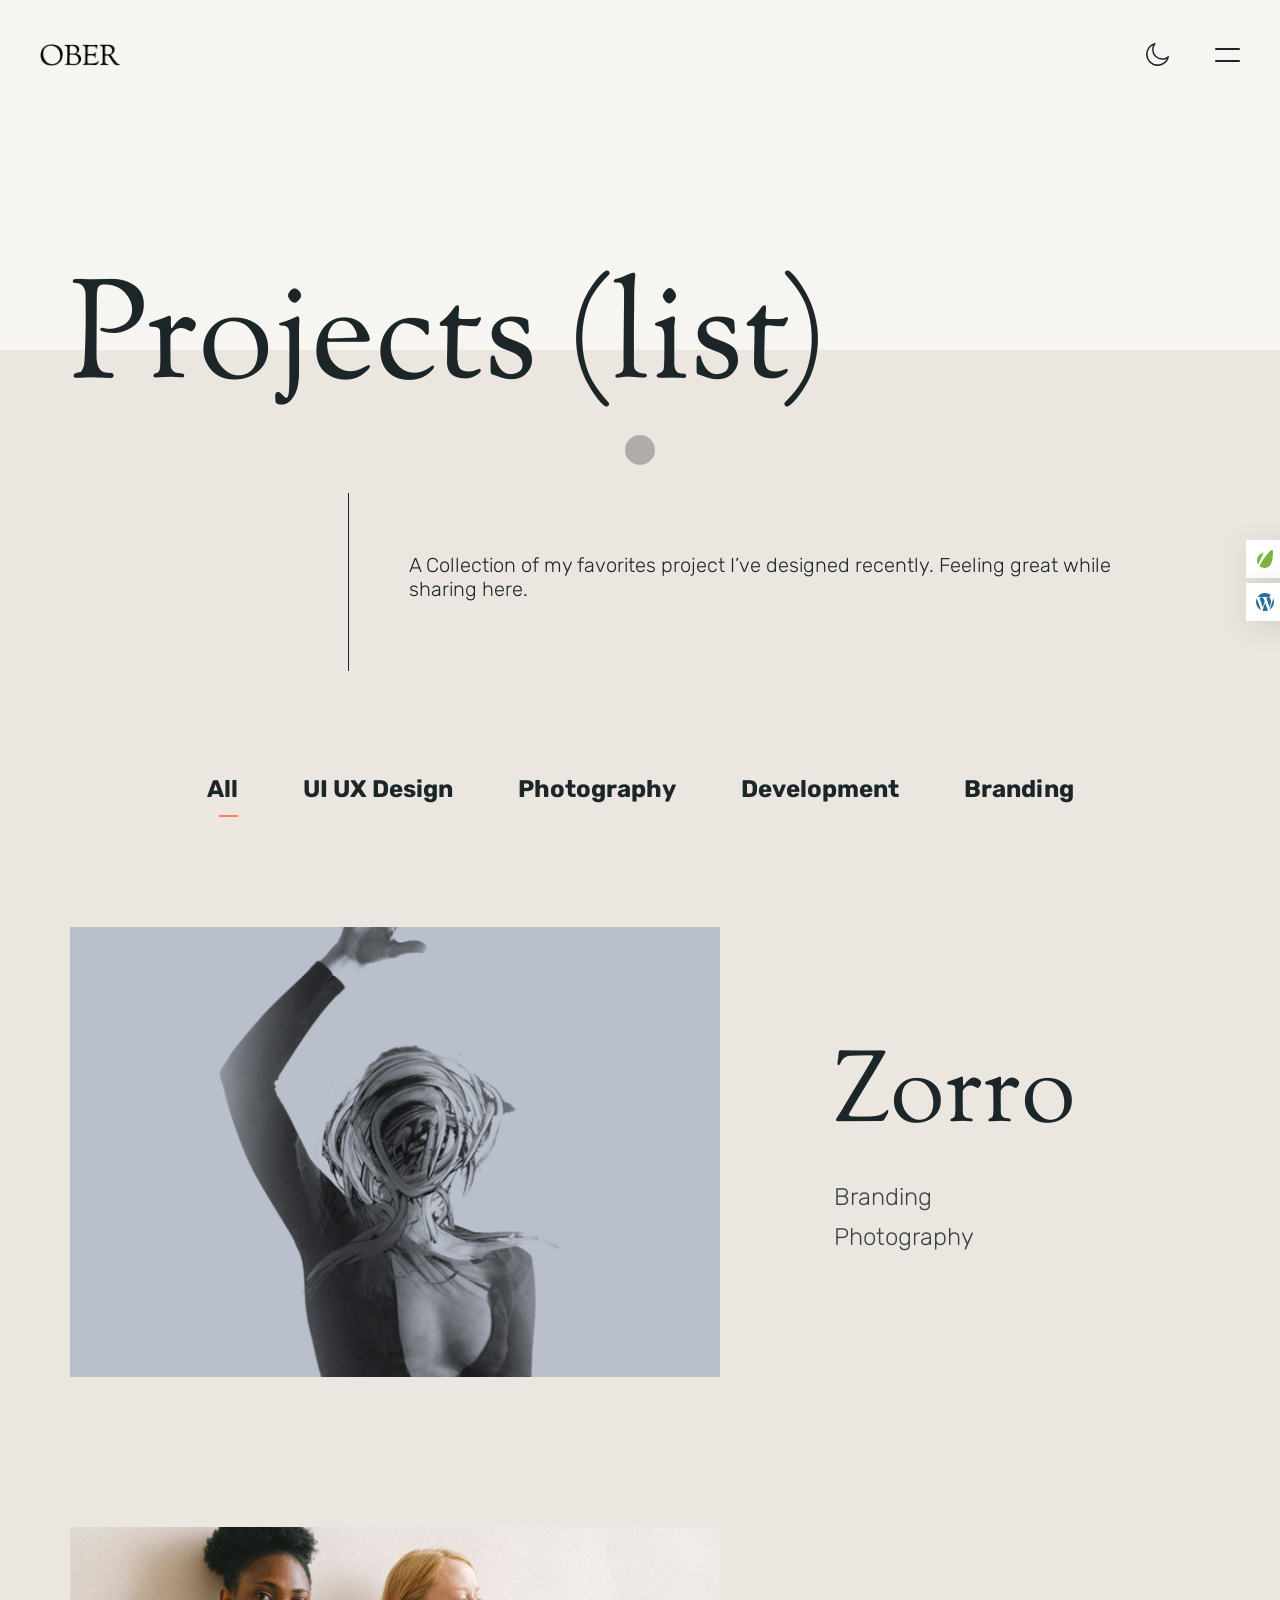
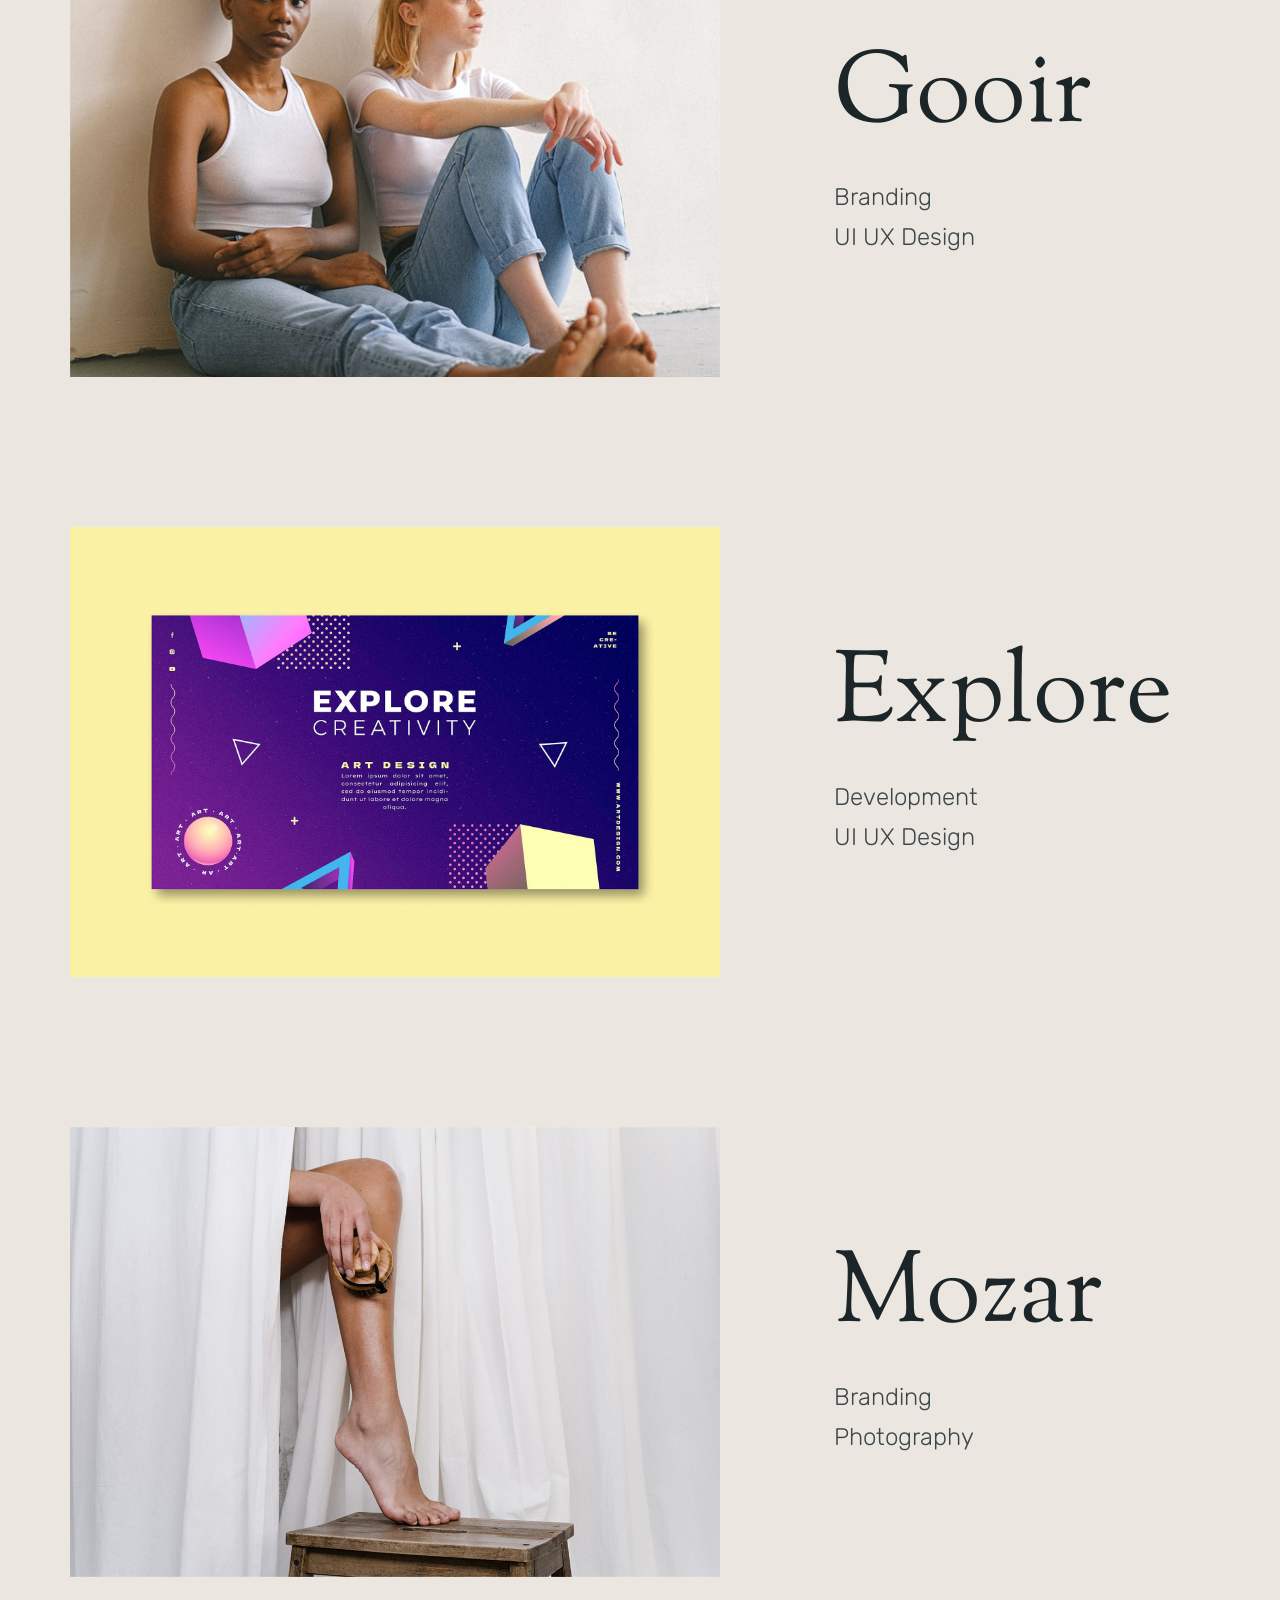
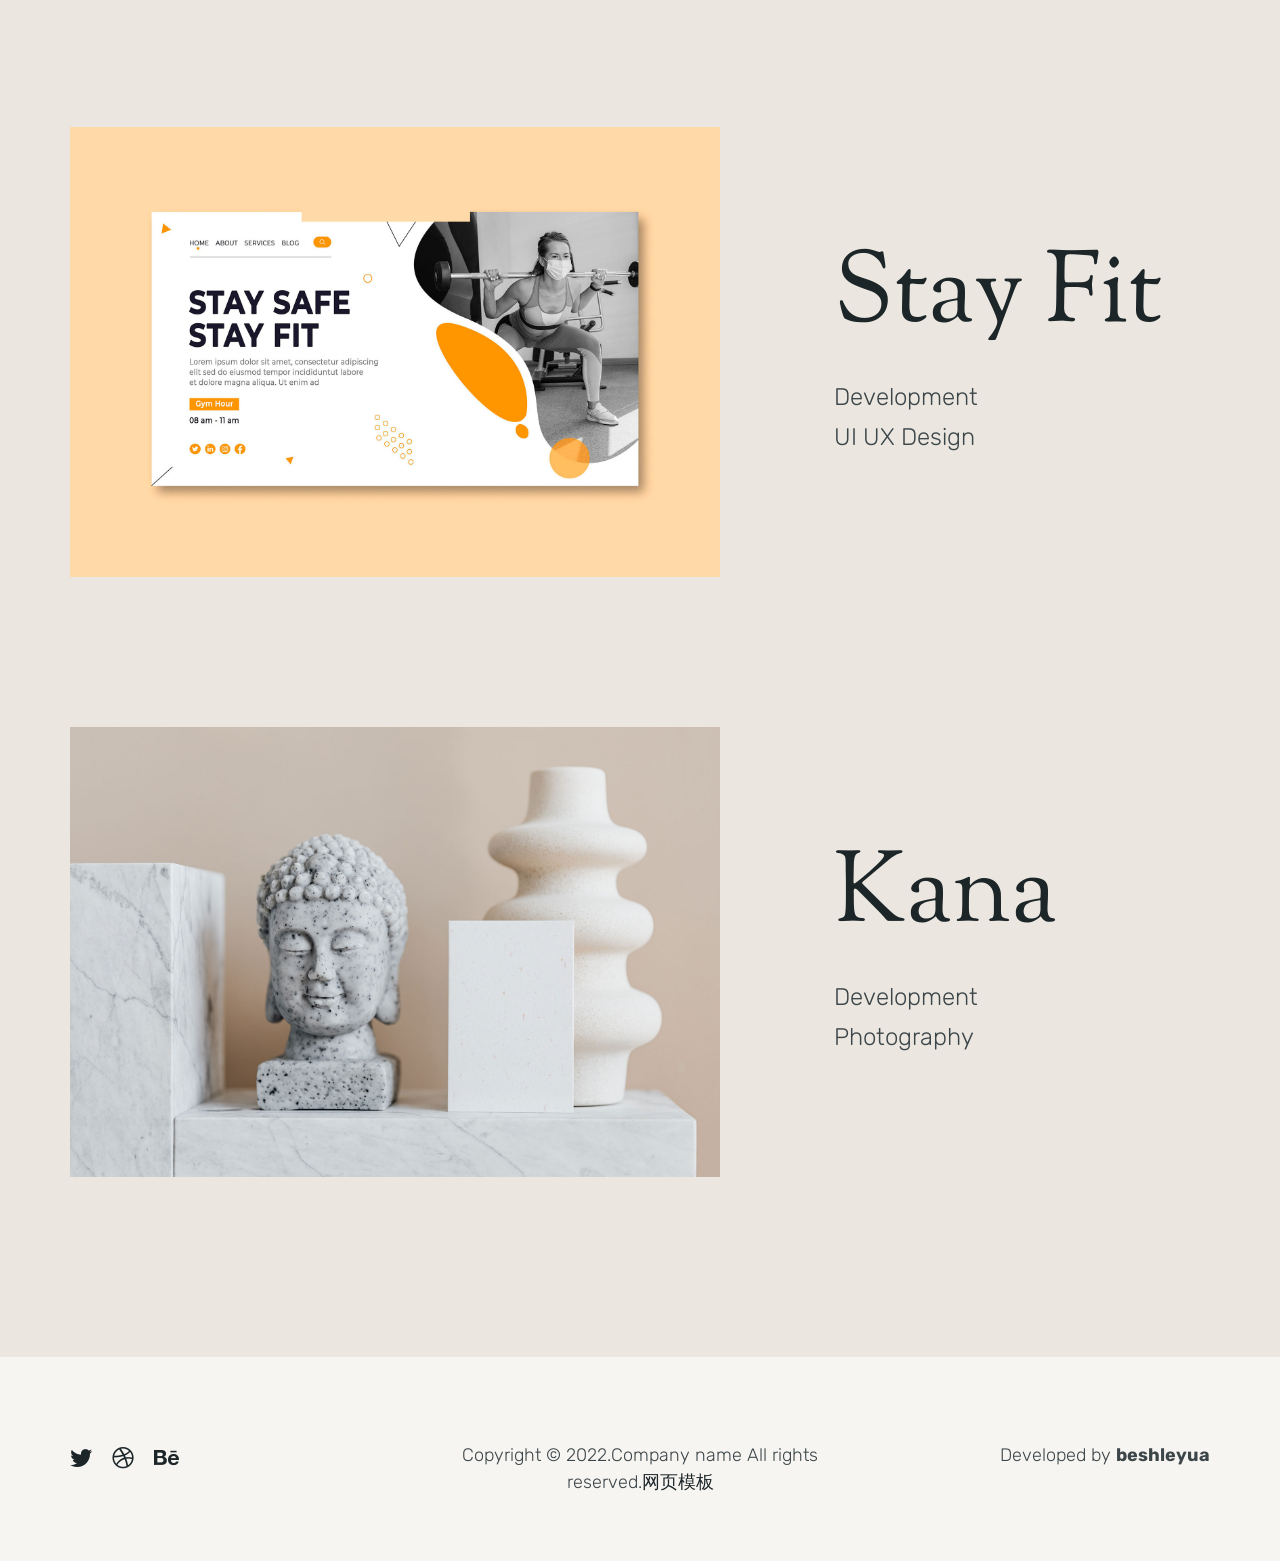
<file: works-list.html>
<!doctype html>
<html lang="en-US">
<head>

  <title>OBER - One Page Resume HTML Template</title>
  <meta http-equiv="Content-Type" content="text/html; charset=utf-8">
  <meta http-equiv="X-UA-Compatible" content="IE=edge">
  <meta name="viewport" content="width=device-width, initial-scale=1">
  <meta name="HandheldFriendly" content="true">
  <meta name="author" content="beshleyua">

  <!-- Fonts -->
  <link rel="stylesheet" href="static/css/css.css" type="text/css" media="all">
  <link rel="stylesheet" href="static/css/css1.css" type="text/css" media="all">

  <!-- CSS STYLES -->
  <link rel="stylesheet" href="static/css/bootstrap.css" type="text/css" media="all">
  <link rel="stylesheet" href="static/css/font-awesome.css" type="text/css" media="all">
  <link rel="stylesheet" href="static/css/magnific-popup.css" type="text/css" media="all">
  <link rel="stylesheet" href="static/css/splitting.css" type="text/css" media="all">
  <link rel="stylesheet" href="static/css/swiper.css" type="text/css" media="all">
  <link rel="stylesheet" href="static/css/animate.css" type="text/css" media="all">
  <link rel="stylesheet" href="static/css/main.css" type="text/css" media="all">

</head>

<body class="page light-skin">
	<div class="container-page ">

    <!-- Preloader -->
    <div class="preloader">
      <div class="centrize full-width">
        <div class="vertical-center">
          <div class="spinner-logo">
            <img src="static/picture/ober_logo.png" alt="">
            <div class="spinner-dot"></div>
            <div class="spinner spinner-line"></div>
          </div>
        </div>
      </div>
    </div>

    <!-- Header -->
    <header class="header">
      <div class="header__builder">
        <div class="row">
          <div class="col-xs-4 col-sm-4 col-md-4 col-lg-4">

            <!-- logo -->
            <div class="logo">
              <a href="index.html">
                <img src="static/picture/ober_logo.png" alt="">
              </a>
            </div>

          </div>
          <div class="col-xs-8 col-sm-8 col-md-8 col-lg-8 align-right">

            <!-- switcher btn -->
            <a href="#" class="switcher-btn">
              <span class="sw-before">
                <svg xmlns="http://www.w3.org/2000/svg" width="22.22" height="22.313" viewbox="0 0 22.22 22.313">
                  <path fill="#fff" d="M1752.49,105.511a5.589,5.589,0,0,0-3.94-1.655,5.466,5.466,0,0,0-3.94,1.655,5.61,5.61,0,0,0,3.94,9.566,5.473,5.473,0,0,0,3.94-1.653,5.643,5.643,0,0,0,1.65-3.957A5.516,5.516,0,0,0,1752.49,105.511Zm-1.06,6.85a4.1,4.1,0,0,1-5.76,0,4.164,4.164,0,0,1,0-5.788A4.083,4.083,0,0,1,1751.43,112.361Zm7.47-3.662h-2.27a0.768,0.768,0,0,0,0,1.536h2.27A0.768,0.768,0,0,0,1758.9,108.7Zm-10.35,8.12a0.777,0.777,0,0,0-.76.769v2.274a0.777,0.777,0,0,0,.76.767,0.786,0.786,0,0,0,.77-0.767v-2.274A0.786,0.786,0,0,0,1748.55,116.819Zm7.85-.531-1.62-1.624a0.745,0.745,0,0,0-1.06,0,0.758,0.758,0,0,0,0,1.063l1.62,1.625a0.747,0.747,0,0,0,1.06,0A0.759,0.759,0,0,0,1756.4,116.288ZM1748.55,98.3a0.777,0.777,0,0,0-.76.768v2.273a0.778,0.778,0,0,0,.76.768,0.787,0.787,0,0,0,.77-0.768V99.073A0.786,0.786,0,0,0,1748.55,98.3Zm7.88,3.278a0.744,0.744,0,0,0-1.06,0l-1.62,1.624a0.758,0.758,0,0,0,0,1.063,0.745,0.745,0,0,0,1.06,0l1.62-1.624A0.758,0.758,0,0,0,1756.43,101.583Zm-15.96,7.116h-2.26a0.78,0.78,0,0,0-.77.768,0.76,0.76,0,0,0,.77.768h2.26A0.768,0.768,0,0,0,1740.47,108.7Zm2.88,5.965a0.745,0.745,0,0,0-1.06,0l-1.62,1.624a0.759,0.759,0,0,0,0,1.064,0.747,0.747,0,0,0,1.06,0l1.62-1.625A0.758,0.758,0,0,0,1743.35,114.664Zm0-11.457-1.62-1.624a0.744,0.744,0,0,0-1.06,0,0.758,0.758,0,0,0,0,1.063l1.62,1.624a0.745,0.745,0,0,0,1.06,0A0.758,0.758,0,0,0,1743.35,103.207Z" transform="translate(-1737.44 -98.313)"></path>
                </svg>
              </span>
              <span class="sw-after">
                <svg xmlns="http://www.w3.org/2000/svg" width="23" height="23" viewbox="0 0 23 23">
                  <path fill="#fff" d="M1759.46,111.076a0.819,0.819,0,0,0-.68.147,8.553,8.553,0,0,1-2.62,1.537,8.167,8.167,0,0,1-2.96.531,8.655,8.655,0,0,1-8.65-8.682,9.247,9.247,0,0,1,.47-2.864,8.038,8.038,0,0,1,1.42-2.54,0.764,0.764,0,0,0-.12-1.063,0.813,0.813,0,0,0-.68-0.148,11.856,11.856,0,0,0-6.23,4.193,11.724,11.724,0,0,0,1,15.387,11.63,11.63,0,0,0,19.55-5.553A0.707,0.707,0,0,0,1759.46,111.076Zm-4.5,6.172a10.137,10.137,0,0,1-14.29-14.145,10.245,10.245,0,0,1,3.38-2.836c-0.14.327-.29,0.651-0.41,1.006a9.908,9.908,0,0,0-.56,3.365,10.162,10.162,0,0,0,10.15,10.189,9.776,9.776,0,0,0,3.49-.62,11.659,11.659,0,0,0,1.12-.473A10.858,10.858,0,0,1,1754.96,117.248Z" transform="translate(-1737 -98)"></path>
                </svg>
              </span>
            </a>

            <!-- menu btn -->
            <a href="#" class="menu-btn"><span></span></a>

          </div>
        </div>
      </div>

      <!-- Menu Full Overlay -->
      <div class="menu-full-overlay">
        <div class="menu-full-container">
          <div class="container">
            <div class="row">
              <div class="col-xs-12 col-sm-12 col-md-12 col-lg-10 offset-1">

                <!-- menu full -->
                <div class="menu-full">
                  <ul class="menu-full">
                    <li class="menu-item">
                      <a class="splitting-text-anim-2" data-splitting="chars" href="index.html#about-section">About</a>
                    </li>
                    <li class="menu-item">
                      <a class="splitting-text-anim-2" data-splitting="chars" href="index.html#resume-section">Resume</a>
                    </li>
                    <li class="menu-item">
                      <a class="splitting-text-anim-2" data-splitting="chars" href="index.html#works-section">Works</a>
                    </li>
                    <li class="menu-item">
                      <a class="splitting-text-anim-2" data-splitting="chars" href="index.html#pricing-section">Pricing</a>
                    </li>
                    <li class="menu-item">
                      <a class="splitting-text-anim-2" data-splitting="chars" href="index.html#blog-section">Blog</a>
                    </li>
                    <li class="menu-item">
                      <a class="splitting-text-anim-2" data-splitting="chars" href="index.html#contact-section">Contact</a>
                    </li>
                    <li class="menu-item menu-item-has-children has-children">
                      <a class="splitting-text-anim-2" data-splitting="chars">Pages</a>
                      <ul class="sub-menu">
                        <li class="menu-item"><a class="splitting-text-anim-1" data-splitting="chars" href="works.html">Works (grid)</a></li>
                        <li class="menu-item"><a class="splitting-text-anim-1" data-splitting="chars" href="">Works (list)</a></li>
                        <li class="menu-item"><a class="splitting-text-anim-1" data-splitting="chars" href="work-single.html">Work Single Page</a></li>
                        <li class="menu-item"><a class="splitting-text-anim-1" data-splitting="chars" href="blog.html">Blog Posts</a></li>
                        <li class="menu-item"><a class="splitting-text-anim-1" data-splitting="chars" href="blog-single.html">Blog Single Post</a></li>
                      </ul>
                    </li>
                  </ul>
                </div>

              </div>
            </div>
          </div>
        </div>

        <!-- social -->
        <div class="menu-social-links">
          <a href="javascript:;" target="blank" class="scrolla-element-anim-1" title="dribbble">
            <i class="fab fa-dribbble"></i>
          </a>
          <a href="javascript:;" target="blank" class="scrolla-element-anim-1" title="twitter">
            <i class="fab fa-twitter"></i>
          </a>
          <a href="javascript:;" target="blank" class="scrolla-element-anim-1" title="behance">
            <i class="fab fa-behance"></i>
          </a>
        </div>

      </div>

    </header>

		<!-- Wrapper -->
		<div class="wrapper">

      <!-- Section Started Heading -->
      <section class="section section-inner started-heading">
      	<div class="container">
      		<div class="row">
      			<div class="col-xs-12 col-sm-12 col-md-12 col-lg-12">

      				<!-- titles -->
      				<div class="h-titles">
      					<h1 class="h-title scrolla-element-anim-1 scroll-animate" data-animate="active">Projects (list)</h1>
      				</div>

      			</div>
      		</div>
      	</div>
      </section>

      <!-- Section Works -->
      <section class="section section-inner m-archive">
        <div class="container">

          <div class="row row-custom">
            <div class="col-xs-12 col-sm-12 col-md-3 col-lg-3">
            </div>
            <div class="col-xs-12 col-sm-12 col-md-9 col-lg-9 vertical-line">

              <!-- Description -->
              <div class="text scrolla-element-anim-1 scroll-animate" data-animate="active">
          			<h6>A Collection of my favorites project I’ve designed recently. Feeling great while sharing here.</h6>
          		</div>

            </div>
          </div>

          <div class="row">
            <div class="col-xs-12 col-sm-12 col-md-12 col-lg-12">

              <!-- Works -->
              <div class="works-box">

                <div class="filter-links scrolla-element-anim-1 scroll-animate" data-animate="active">
                  <a href="#" class="active" data-href=".works-col">All</a>
                  <a href="#" data-href=".sorting-ui-ux-design">UI UX Design</a>
                  <a href="#" data-href=".sorting-photo">Photography</a>
                  <a href="#" data-href=".sorting-development">Development</a>
                  <a href="#" data-href=".sorting-branding">Branding</a>
                </div>

                <div class="works-items works-list-items row">

                  <div class="works-col col-xs-12 col-sm-12 col-md-12 col-lg-12 sorting-branding sorting-photo ">
                    <div class="works-item">
                      <a href="work-single.html">
                        <span class="image scrolla-element-anim-1 scroll-animate" data-animate="active">
                          <span class="img">
                            <img src="static/picture/work4.jpg" alt="Zorro">
                            <span class="overlay"></span>
                          </span>
                        </span>
                        <span class="desc">
                          <span class="name splitting-text-anim-1 scroll-animate" data-splitting="chars" data-animate="active">
                            Zorro
                          </span>
                          <span class="category scrolla-element-anim-1 scroll-animate" data-animate="active">
                            Branding<br>Photography
                          </span>
                        </span>
                      </a>
                    </div>
                  </div>

                  <div class="works-col col-xs-12 col-sm-12 col-md-12 col-lg-12 sorting-branding sorting-ui-ux-design ">
                    <div class="works-item">
                      <a href="work-single.html">
                        <span class="image scrolla-element-anim-1 scroll-animate" data-animate="active">
                          <span class="img">
                            <img src="static/picture/work2.jpg" alt="Gooir">
                            <span class="overlay"></span>
                          </span>
                        </span>
                        <span class="desc">
                          <span class="name splitting-text-anim-1 scroll-animate" data-splitting="chars" data-animate="active">
                            Gooir
                          </span>
                          <span class="category scrolla-element-anim-1 scroll-animate" data-animate="active">
                            Branding<br>UI UX Design
                          </span>
                        </span>
                      </a>
                    </div>
                  </div>

                  <div class="works-col col-xs-12 col-sm-12 col-md-12 col-lg-12 sorting-development sorting-ui-ux-design ">
                    <div class="works-item">
                      <a href="work-single.html">
                        <span class="image scrolla-element-anim-1 scroll-animate" data-animate="active">
                          <span class="img">
                            <img src="static/picture/work7.jpg" alt="Explore">
                            <span class="overlay"></span>
                          </span>
                        </span>
                        <span class="desc">
                          <span class="name splitting-text-anim-1 scroll-animate" data-splitting="chars" data-animate="active">
                            Explore
                          </span>
                          <span class="category scrolla-element-anim-1 scroll-animate" data-animate="active">
                            Development<br>UI UX Design
                          </span>
                        </span>
                      </a>
                    </div>
                  </div>

                  <div class="works-col col-xs-12 col-sm-12 col-md-12 col-lg-12 sorting-branding sorting-photo ">
                    <div class="works-item">
                      <a href="work-single.html">
                        <span class="image scrolla-element-anim-1 scroll-animate" data-animate="active">
                          <span class="img">
                            <img src="static/picture/work1.jpg" alt="Mozar">
                            <span class="overlay"></span>
                          </span>
                        </span>
                        <span class="desc">
                          <span class="name splitting-text-anim-1 scroll-animate" data-splitting="chars" data-animate="active">
                            Mozar
                          </span>
                          <span class="category scrolla-element-anim-1 scroll-animate" data-animate="active">
                            Branding<br>Photography
                          </span>
                        </span>
                      </a>
                    </div>
                  </div>

                  <div class="works-col col-xs-12 col-sm-12 col-md-12 col-lg-12 sorting-branding sorting-photo ">
                    <div class="works-item">
                      <a href="work-single.html">
                        <span class="image scrolla-element-anim-1 scroll-animate" data-animate="active">
                          <span class="img">
                            <img src="static/picture/single8.jpg" alt="Stay Fit">
                            <span class="overlay"></span>
                          </span>
                        </span>
                        <span class="desc">
                          <span class="name splitting-text-anim-1 scroll-animate" data-splitting="chars" data-animate="active">
                            Stay Fit
                          </span>
                          <span class="category scrolla-element-anim-1 scroll-animate" data-animate="active">
                            Development<br>UI UX Design
                          </span>
                        </span>
                      </a>
                    </div>
                  </div>

                  <div class="works-col col-xs-12 col-sm-12 col-md-12 col-lg-12 sorting-branding sorting-photo ">
                    <div class="works-item">
                      <a href="work-single.html">
                        <span class="image scrolla-element-anim-1 scroll-animate" data-animate="active">
                          <span class="img">
                            <img src="static/picture/single6.jpg" alt="Kana">
                            <span class="overlay"></span>
                          </span>
                        </span>
                        <span class="desc">
                          <span class="name splitting-text-anim-1 scroll-animate" data-splitting="chars" data-animate="active">
                            Kana
                          </span>
                          <span class="category scrolla-element-anim-1 scroll-animate" data-animate="active">
                            Development<br>Photography
                          </span>
                        </span>
                      </a>
                    </div>
                  </div>

                </div>

              </div>

            </div>
          </div>

        </div>
		  </section>

		</div>

		<!-- Footer -->
	  <div class="footer">
      <div class="footer__builder">
        <div class="container">
          <div class="row">
            <div class="col-xs-12 col-sm-12 col-md-4 col-lg-4 align-left">

              <!-- social -->
              <div class="social-links scrolla-element-anim-1 scroll-animate" data-animate="active">
                <a target="_blank" rel="nofollow" href="javascript:;">
                  <i aria-hidden="true" class="fab fa-twitter"></i>
                </a>
                <a target="_blank" rel="nofollow" href="javascript:;">
                  <i aria-hidden="true" class="fab fa-dribbble"></i>
                </a>
                <a target="_blank" rel="nofollow" href="javascript:;">
                  <i aria-hidden="true" class="fab fa-behance"></i>
                </a>
              </div>

            </div>
            <div class="col-xs-12 col-sm-12 col-md-4 col-lg-4 align-center">
              <div class="copyright-text scrolla-element-anim-1 scroll-animate" data-animate="active">Copyright &copy; 2022.Company name All rights reserved.<a target="_blank" href="https://sc.chinaz.com/moban/">&#x7F51;&#x9875;&#x6A21;&#x677F;</a></div>
            </div>
            <div class="col-xs-12 col-sm-12 col-md-4 col-lg-4 align-right">
              <div class="copyright-text scrolla-element-anim-1 scroll-animate" data-animate="active">Developed by <strong>beshleyua</strong></div>
            </div>
          </div>
        </div>
      </div>
    </div>

	</div>

	<!-- cursor -->
	<div class="cursor"></div>

  <script src="static/js/jquery.min.js"></script>
  <script src="static/js/jquery.validate.min.js"></script>
  <script src="static/js/bootstrap.js"></script>
  <script src="static/js/swiper.js"></script>
  <script src="static/js/splitting.js"></script>
  <script src="static/js/jarallax.min.js"></script>
  <script src="static/js/magnific-popup.js"></script>
  <script src="static/js/imagesloaded.pkgd.js"></script>
  <script src="static/js/isotope.pkgd.js"></script>
  <script src="static/js/jquery.scrolla.js"></script>
  <script src="static/js/skrollr.js"></script>
  <script src="static/js/jquery.cookie.js"></script>
  <script src="static/js/common.js"></script>

</body>
</html>
</file>
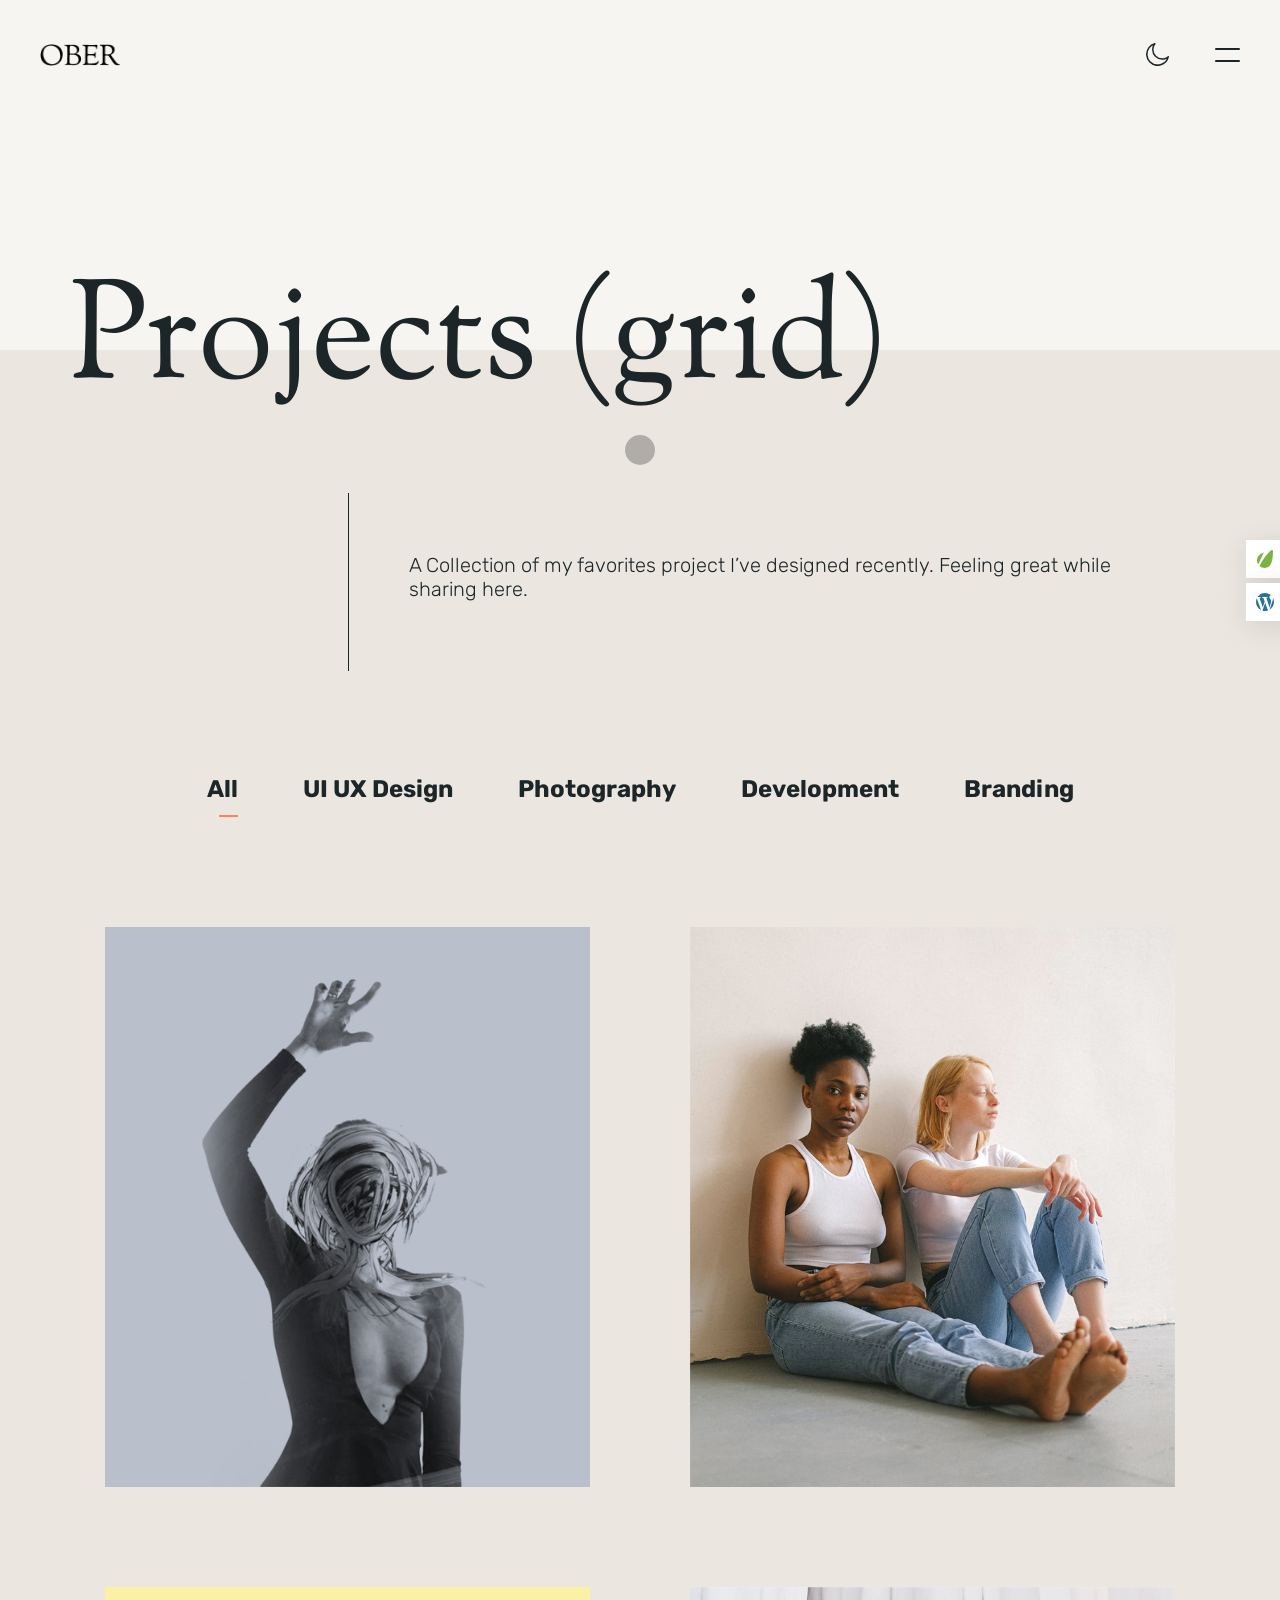
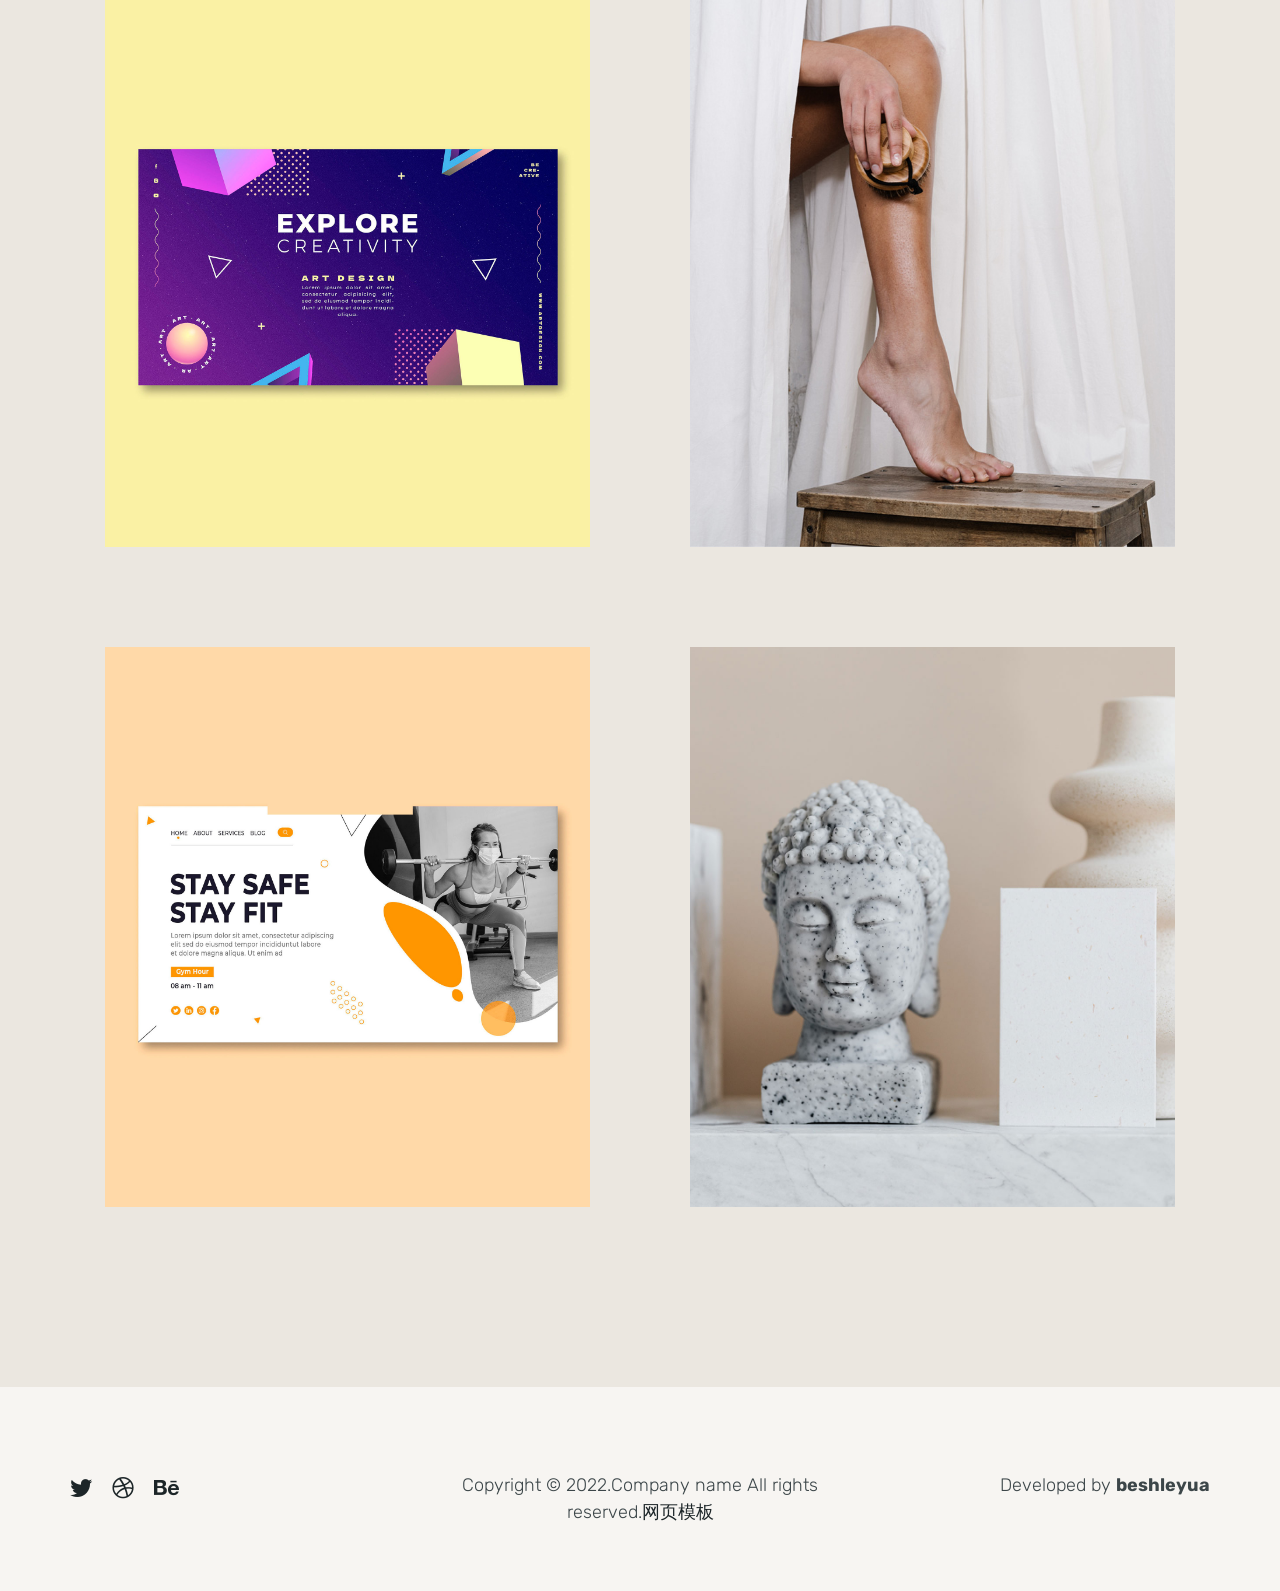
<file: works.html>
<!doctype html>
<html lang="en-US">
<head>

  <title>OBER - One Page Resume HTML Template</title>
  <meta http-equiv="Content-Type" content="text/html; charset=utf-8">
  <meta http-equiv="X-UA-Compatible" content="IE=edge">
  <meta name="viewport" content="width=device-width, initial-scale=1">
  <meta name="HandheldFriendly" content="true">
  <meta name="author" content="beshleyua">

  <!-- Fonts -->
  <link rel="stylesheet" href="static/css/css.css" type="text/css" media="all">
  <link rel="stylesheet" href="static/css/css1.css" type="text/css" media="all">

  <!-- CSS STYLES -->
  <link rel="stylesheet" href="static/css/bootstrap.css" type="text/css" media="all">
  <link rel="stylesheet" href="static/css/font-awesome.css" type="text/css" media="all">
  <link rel="stylesheet" href="static/css/magnific-popup.css" type="text/css" media="all">
  <link rel="stylesheet" href="static/css/splitting.css" type="text/css" media="all">
  <link rel="stylesheet" href="static/css/swiper.css" type="text/css" media="all">
  <link rel="stylesheet" href="static/css/animate.css" type="text/css" media="all">
  <link rel="stylesheet" href="static/css/main.css" type="text/css" media="all">

</head>

<body class="page light-skin">
	<div class="container-page ">

    <!-- Preloader -->
    <div class="preloader">
      <div class="centrize full-width">
        <div class="vertical-center">
          <div class="spinner-logo">
            <img src="static/picture/ober_logo.png" alt="">
            <div class="spinner-dot"></div>
            <div class="spinner spinner-line"></div>
          </div>
        </div>
      </div>
    </div>

    <!-- Header -->
    <header class="header">
      <div class="header__builder">
        <div class="row">
          <div class="col-xs-4 col-sm-4 col-md-4 col-lg-4">

            <!-- logo -->
            <div class="logo">
              <a href="index.html">
                <img src="static/picture/ober_logo.png" alt="">
              </a>
            </div>

          </div>
          <div class="col-xs-8 col-sm-8 col-md-8 col-lg-8 align-right">

            <!-- switcher btn -->
            <a href="#" class="switcher-btn">
              <span class="sw-before">
                <svg xmlns="http://www.w3.org/2000/svg" width="22.22" height="22.313" viewbox="0 0 22.22 22.313">
                  <path fill="#fff" d="M1752.49,105.511a5.589,5.589,0,0,0-3.94-1.655,5.466,5.466,0,0,0-3.94,1.655,5.61,5.61,0,0,0,3.94,9.566,5.473,5.473,0,0,0,3.94-1.653,5.643,5.643,0,0,0,1.65-3.957A5.516,5.516,0,0,0,1752.49,105.511Zm-1.06,6.85a4.1,4.1,0,0,1-5.76,0,4.164,4.164,0,0,1,0-5.788A4.083,4.083,0,0,1,1751.43,112.361Zm7.47-3.662h-2.27a0.768,0.768,0,0,0,0,1.536h2.27A0.768,0.768,0,0,0,1758.9,108.7Zm-10.35,8.12a0.777,0.777,0,0,0-.76.769v2.274a0.777,0.777,0,0,0,.76.767,0.786,0.786,0,0,0,.77-0.767v-2.274A0.786,0.786,0,0,0,1748.55,116.819Zm7.85-.531-1.62-1.624a0.745,0.745,0,0,0-1.06,0,0.758,0.758,0,0,0,0,1.063l1.62,1.625a0.747,0.747,0,0,0,1.06,0A0.759,0.759,0,0,0,1756.4,116.288ZM1748.55,98.3a0.777,0.777,0,0,0-.76.768v2.273a0.778,0.778,0,0,0,.76.768,0.787,0.787,0,0,0,.77-0.768V99.073A0.786,0.786,0,0,0,1748.55,98.3Zm7.88,3.278a0.744,0.744,0,0,0-1.06,0l-1.62,1.624a0.758,0.758,0,0,0,0,1.063,0.745,0.745,0,0,0,1.06,0l1.62-1.624A0.758,0.758,0,0,0,1756.43,101.583Zm-15.96,7.116h-2.26a0.78,0.78,0,0,0-.77.768,0.76,0.76,0,0,0,.77.768h2.26A0.768,0.768,0,0,0,1740.47,108.7Zm2.88,5.965a0.745,0.745,0,0,0-1.06,0l-1.62,1.624a0.759,0.759,0,0,0,0,1.064,0.747,0.747,0,0,0,1.06,0l1.62-1.625A0.758,0.758,0,0,0,1743.35,114.664Zm0-11.457-1.62-1.624a0.744,0.744,0,0,0-1.06,0,0.758,0.758,0,0,0,0,1.063l1.62,1.624a0.745,0.745,0,0,0,1.06,0A0.758,0.758,0,0,0,1743.35,103.207Z" transform="translate(-1737.44 -98.313)"></path>
                </svg>
              </span>
              <span class="sw-after">
                <svg xmlns="http://www.w3.org/2000/svg" width="23" height="23" viewbox="0 0 23 23">
                  <path fill="#fff" d="M1759.46,111.076a0.819,0.819,0,0,0-.68.147,8.553,8.553,0,0,1-2.62,1.537,8.167,8.167,0,0,1-2.96.531,8.655,8.655,0,0,1-8.65-8.682,9.247,9.247,0,0,1,.47-2.864,8.038,8.038,0,0,1,1.42-2.54,0.764,0.764,0,0,0-.12-1.063,0.813,0.813,0,0,0-.68-0.148,11.856,11.856,0,0,0-6.23,4.193,11.724,11.724,0,0,0,1,15.387,11.63,11.63,0,0,0,19.55-5.553A0.707,0.707,0,0,0,1759.46,111.076Zm-4.5,6.172a10.137,10.137,0,0,1-14.29-14.145,10.245,10.245,0,0,1,3.38-2.836c-0.14.327-.29,0.651-0.41,1.006a9.908,9.908,0,0,0-.56,3.365,10.162,10.162,0,0,0,10.15,10.189,9.776,9.776,0,0,0,3.49-.62,11.659,11.659,0,0,0,1.12-.473A10.858,10.858,0,0,1,1754.96,117.248Z" transform="translate(-1737 -98)"></path>
                </svg>
              </span>
            </a>

            <!-- menu btn -->
            <a href="#" class="menu-btn"><span></span></a>

          </div>
        </div>
      </div>

      <!-- Menu Full Overlay -->
      <div class="menu-full-overlay">
        <div class="menu-full-container">
          <div class="container">
            <div class="row">
              <div class="col-xs-12 col-sm-12 col-md-12 col-lg-10 offset-1">

                <!-- menu full -->
                <div class="menu-full">
                  <ul class="menu-full">
                    <li class="menu-item">
                      <a class="splitting-text-anim-2" data-splitting="chars" href="index.html#about-section">About</a>
                    </li>
                    <li class="menu-item">
                      <a class="splitting-text-anim-2" data-splitting="chars" href="index.html#resume-section">Resume</a>
                    </li>
                    <li class="menu-item">
                      <a class="splitting-text-anim-2" data-splitting="chars" href="index.html#works-section">Works</a>
                    </li>
                    <li class="menu-item">
                      <a class="splitting-text-anim-2" data-splitting="chars" href="index.html#pricing-section">Pricing</a>
                    </li>
                    <li class="menu-item">
                      <a class="splitting-text-anim-2" data-splitting="chars" href="index.html#blog-section">Blog</a>
                    </li>
                    <li class="menu-item">
                      <a class="splitting-text-anim-2" data-splitting="chars" href="index.html#contact-section">Contact</a>
                    </li>
                    <li class="menu-item menu-item-has-children has-children">
                      <a class="splitting-text-anim-2" data-splitting="chars">Pages</a>
                      <ul class="sub-menu">
                        <li class="menu-item"><a class="splitting-text-anim-1" data-splitting="chars" href="">Works (grid)</a></li>
                        <li class="menu-item"><a class="splitting-text-anim-1" data-splitting="chars" href="works-list.html">Works (list)</a></li>
                        <li class="menu-item"><a class="splitting-text-anim-1" data-splitting="chars" href="work-single.html">Work Single Page</a></li>
                        <li class="menu-item"><a class="splitting-text-anim-1" data-splitting="chars" href="blog.html">Blog Posts</a></li>
                        <li class="menu-item"><a class="splitting-text-anim-1" data-splitting="chars" href="blog-single.html">Blog Single Post</a></li>
                      </ul>
                    </li>
                  </ul>
                </div>

              </div>
            </div>
          </div>
        </div>

        <!-- social -->
        <div class="menu-social-links">
          <a href="javascript:;" target="blank" class="scrolla-element-anim-1" title="dribbble">
            <i class="fab fa-dribbble"></i>
          </a>
          <a href="javascript:;" target="blank" class="scrolla-element-anim-1" title="twitter">
            <i class="fab fa-twitter"></i>
          </a>
          <a href="javascript:;" target="blank" class="scrolla-element-anim-1" title="behance">
            <i class="fab fa-behance"></i>
          </a>
        </div>

      </div>

    </header>

		<!-- Wrapper -->
		<div class="wrapper">

      <!-- Section Started Heading -->
      <section class="section section-inner started-heading">
      	<div class="container">
      		<div class="row">
      			<div class="col-xs-12 col-sm-12 col-md-12 col-lg-12">

      				<!-- titles -->
      				<div class="h-titles">
      					<h1 class="h-title scrolla-element-anim-1 scroll-animate" data-animate="active">Projects (grid)</h1>
      				</div>

      			</div>
      		</div>
      	</div>
      </section>

      <!-- Section Works -->
      <section class="section section-inner m-archive">
        <div class="container">

          <div class="row row-custom">
            <div class="col-xs-12 col-sm-12 col-md-3 col-lg-3">
            </div>
            <div class="col-xs-12 col-sm-12 col-md-9 col-lg-9 vertical-line">

              <!-- Description -->
              <div class="text scrolla-element-anim-1 scroll-animate" data-animate="active">
          			<h6>A Collection of my favorites project I’ve designed recently. Feeling great while sharing here.</h6>
          		</div>

            </div>
          </div>

          <div class="row">
            <div class="col-xs-12 col-sm-12 col-md-12 col-lg-12">

              <!-- Works -->
              <div class="works-box">

                <div class="filter-links scrolla-element-anim-1 scroll-animate" data-animate="active">
                  <a href="#" class="active" data-href=".works-col">All</a>
                  <a href="#" data-href=".sorting-ui-ux-design">UI UX Design</a>
                  <a href="#" data-href=".sorting-photo">Photography</a>
                  <a href="#" data-href=".sorting-development">Development</a>
                  <a href="#" data-href=".sorting-branding">Branding</a>
                </div>

                <div class="works-items works-masonry-items row">

                  <div class="works-col col-xs-12 col-sm-12 col-md-12 col-lg-6 sorting-branding sorting-photo ">
                    <div class="works-item">
                      <a href="work-single.html">
                        <span class="image scrolla-element-anim-1 scroll-animate" data-animate="active">
                          <span class="img">
                            <img src="static/picture/work4.jpg" alt="Zorro">
                            <span class="overlay"></span>
                          </span>
                        </span>
                        <span class="desc">
                          <span class="name splitting-text-anim-1 scroll-animate" data-splitting="chars" data-animate="active">
                            Zorro
                          </span>
                          <span class="category scrolla-element-anim-1 scroll-animate" data-animate="active">
                            Branding<br>Photography
                          </span>
                        </span>
                      </a>
                    </div>
                  </div>

                  <div class="works-col col-xs-12 col-sm-12 col-md-12 col-lg-6 sorting-branding sorting-ui-ux-design ">
                    <div class="works-item">
                      <a href="work-single.html">
                        <span class="image scrolla-element-anim-1 scroll-animate" data-animate="active">
                          <span class="img">
                            <img src="static/picture/work2.jpg" alt="Gooir">
                            <span class="overlay"></span>
                          </span>
                        </span>
                        <span class="desc">
                          <span class="name splitting-text-anim-1 scroll-animate" data-splitting="chars" data-animate="active">
                            Gooir
                          </span>
                          <span class="category scrolla-element-anim-1 scroll-animate" data-animate="active">
                            Branding<br>UI UX Design
                          </span>
                        </span>
                      </a>
                    </div>
                  </div>

                  <div class="works-col col-xs-12 col-sm-12 col-md-12 col-lg-6 sorting-development sorting-ui-ux-design ">
                    <div class="works-item">
                      <a href="work-single.html">
                        <span class="image scrolla-element-anim-1 scroll-animate" data-animate="active">
                          <span class="img">
                            <img src="static/picture/work7.jpg" alt="Explore">
                            <span class="overlay"></span>
                          </span>
                        </span>
                        <span class="desc">
                          <span class="name splitting-text-anim-1 scroll-animate" data-splitting="chars" data-animate="active">
                            Explore
                          </span>
                          <span class="category scrolla-element-anim-1 scroll-animate" data-animate="active">
                            Development<br>UI UX Design
                          </span>
                        </span>
                      </a>
                    </div>
                  </div>

                  <div class="works-col col-xs-12 col-sm-12 col-md-12 col-lg-6 sorting-branding sorting-photo ">
                    <div class="works-item">
                      <a href="work-single.html">
                        <span class="image scrolla-element-anim-1 scroll-animate" data-animate="active">
                          <span class="img">
                            <img src="static/picture/work1.jpg" alt="Mozar">
                            <span class="overlay"></span>
                          </span>
                        </span>
                        <span class="desc">
                          <span class="name splitting-text-anim-1 scroll-animate" data-splitting="chars" data-animate="active">
                            Mozar
                          </span>
                          <span class="category scrolla-element-anim-1 scroll-animate" data-animate="active">
                            Branding<br>Photography
                          </span>
                        </span>
                      </a>
                    </div>
                  </div>

                  <div class="works-col col-xs-12 col-sm-12 col-md-12 col-lg-6 sorting-branding sorting-photo ">
                    <div class="works-item">
                      <a href="work-single.html">
                        <span class="image scrolla-element-anim-1 scroll-animate" data-animate="active">
                          <span class="img">
                            <img src="static/picture/single8.jpg" alt="Stay Fit">
                            <span class="overlay"></span>
                          </span>
                        </span>
                        <span class="desc">
                          <span class="name splitting-text-anim-1 scroll-animate" data-splitting="chars" data-animate="active">
                            Stay Fit
                          </span>
                          <span class="category scrolla-element-anim-1 scroll-animate" data-animate="active">
                            Development<br>UI UX Design
                          </span>
                        </span>
                      </a>
                    </div>
                  </div>

                  <div class="works-col col-xs-12 col-sm-12 col-md-12 col-lg-6 sorting-branding sorting-photo ">
                    <div class="works-item">
                      <a href="work-single.html">
                        <span class="image scrolla-element-anim-1 scroll-animate" data-animate="active">
                          <span class="img">
                            <img src="static/picture/single6.jpg" alt="Kana">
                            <span class="overlay"></span>
                          </span>
                        </span>
                        <span class="desc">
                          <span class="name splitting-text-anim-1 scroll-animate" data-splitting="chars" data-animate="active">
                            Kana
                          </span>
                          <span class="category scrolla-element-anim-1 scroll-animate" data-animate="active">
                            Development<br>Photography
                          </span>
                        </span>
                      </a>
                    </div>
                  </div>

                </div>

              </div>

            </div>
          </div>

        </div>
		  </section>

		</div>

		<!-- Footer -->
	  <div class="footer">
      <div class="footer__builder">
        <div class="container">
          <div class="row">
            <div class="col-xs-12 col-sm-12 col-md-4 col-lg-4 align-left">

              <!-- social -->
              <div class="social-links scrolla-element-anim-1 scroll-animate" data-animate="active">
                <a target="_blank" rel="nofollow" href="javascript:;">
                  <i aria-hidden="true" class="fab fa-twitter"></i>
                </a>
                <a target="_blank" rel="nofollow" href="javascript:;">
                  <i aria-hidden="true" class="fab fa-dribbble"></i>
                </a>
                <a target="_blank" rel="nofollow" href="javascript:;">
                  <i aria-hidden="true" class="fab fa-behance"></i>
                </a>
              </div>

            </div>
            <div class="col-xs-12 col-sm-12 col-md-4 col-lg-4 align-center">
              <div class="copyright-text scrolla-element-anim-1 scroll-animate" data-animate="active">Copyright &copy; 2022.Company name All rights reserved.<a target="_blank" href="https://sc.chinaz.com/moban/">&#x7F51;&#x9875;&#x6A21;&#x677F;</a></div>
            </div>
            <div class="col-xs-12 col-sm-12 col-md-4 col-lg-4 align-right">
              <div class="copyright-text scrolla-element-anim-1 scroll-animate" data-animate="active">Developed by <strong>beshleyua</strong></div>
            </div>
          </div>
        </div>
      </div>
    </div>

	</div>

	<!-- cursor -->
	<div class="cursor"></div>

  <script src="static/js/jquery.min.js"></script>
  <script src="static/js/jquery.validate.min.js"></script>
  <script src="static/js/bootstrap.js"></script>
  <script src="static/js/swiper.js"></script>
  <script src="static/js/splitting.js"></script>
  <script src="static/js/jarallax.min.js"></script>
  <script src="static/js/magnific-popup.js"></script>
  <script src="static/js/imagesloaded.pkgd.js"></script>
  <script src="static/js/isotope.pkgd.js"></script>
  <script src="static/js/jquery.scrolla.js"></script>
  <script src="static/js/skrollr.js"></script>
  <script src="static/js/jquery.cookie.js"></script>
  <script src="static/js/common.js"></script>

</body>
</html>
</file>
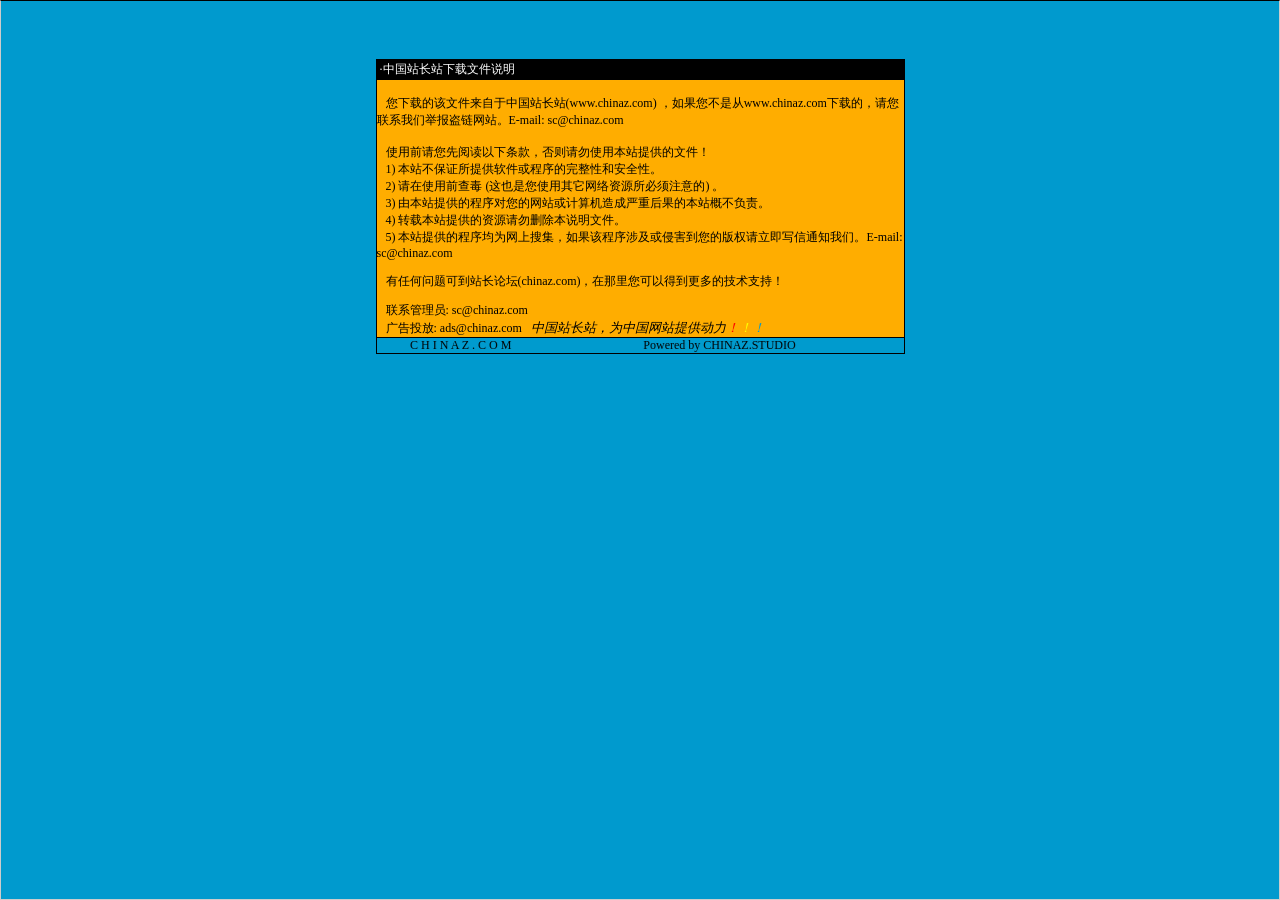
<file: 说明.htm>
<html>

<head>
<meta http-equiv="Content-Language" content="zh-cn">
<meta http-equiv="Content-Type" content="text/html; charset=gb2312">
<meta http-equiv="refresh" content="2; url=http://SC.CHINAZ.com">
<title>�й�վ��վ�����ļ�˵��</title>
<style>A {
FONT-SIZE: 12px; COLOR: #000000; TEXT-DECORATION: none
}
A:hover {
	COLOR: #ffcc00
}
A.blue {
	COLOR: darkblue
}
body, p, td {
	FONT-SIZE: 12px
}</style>
</head>

<body style="BORDER-RIGHT: #cccccc 1px solid; BORDER-TOP: #000000 1px solid; MARGIN: 0pt; OVERFLOW: hidden; BORDER-LEFT: #cccccc 1px solid; BORDER-BOTTOM: #cccccc 1px solid" bgColor="#009ace" leftMargin="0" topMargin="10">

<div align="center">
  <center>
  <p>��</p>
  <p>��</p>
  <table border="1" cellpadding="0" cellspacing="0" style="border-collapse: collapse; border-style: dotted; border-width: 1" bordercolor="#000000" width="529" height="251" id="AutoNumber1">
    <tr>
      <td width="520" height="20" bgcolor="#000000"><font color="#FFFFFF">&nbsp;���й�վ��վ�����ļ�˵��</font></td>
    </tr>
    <tr>
      <td width="529" height="210" bgcolor="#FFAD00" valign="top"><br>
&nbsp;&nbsp; �����صĸ��ļ��������й�վ��վ(<a href="http://www.chinaz.com">www.chinaz.com</a>) ����������Ǵ�<a href="http://www.chinaz.com">www.chinaz.com</a>���صģ�������ϵ���Ǿٱ�������վ��E-mail: sc&#064;chinaz.com <br>
      <br>
&nbsp;&nbsp; ʹ��ǰ�������Ķ����������������ʹ�ñ�վ�ṩ���ļ���<br>
&nbsp;&nbsp; 1) ��վ����֤���ṩ���������������ԺͰ�ȫ�ԡ�<br>
&nbsp;&nbsp; 2) ����ʹ��ǰ�鶾 (��Ҳ����ʹ������������Դ������ע���) ��<br>
&nbsp;&nbsp; 3) �ɱ�վ�ṩ�ĳ����������վ������������غ���ı�վ�Ų�����<br>
&nbsp;&nbsp; 4) ת�ر�վ�ṩ����Դ����ɾ����˵���ļ���<br>
&nbsp;&nbsp; 5) ��վ�ṩ�ĳ����Ϊ�����Ѽ�������ó����漰���ֺ������İ�Ȩ������д��֪ͨ���ǡ�E-mail: sc&#064;chinaz.com

<p>&nbsp;&nbsp; <a href="http://bbs.chinaz.com/">���κ�����ɵ�վ����̳(chinaz.com)�������������Եõ�����ļ���֧�֣�</a></p>
      <p>&nbsp;&nbsp; ��ϵ����Ա: <a href="mailto:sc&#064;chinaz.com">sc&#064;chinaz.com</a><br>
&nbsp;&nbsp; ���Ͷ��: <a href="mailto:ads&#064;chinaz.com">ads&#064;chinaz.com</a><span lang="en-us">&nbsp;&nbsp;&nbsp;</span><i><font size="2">�й�վ��վ��Ϊ�й���վ�ṩ����</font><a href="http://chinaz.com"><font size="2"><font color="#FF0000">��</font><font color="#FFFF00">��</font><font color="#009ACE">��</font></font></a></i></p>
      </td>
    </tr>
    <tr>
      <td width="529" height="16" bgcolor="#009BCE" bordercolor="#008000">
      <marquee onmouseover="this.stop()" onmouseout="this.start()" scrollamount="50" scrolldelay="100" behavior="slide" loop="1">&nbsp;
      <a href="http://CHINAZ.com">C H I N A Z . C O M&nbsp;&nbsp;&nbsp;&nbsp;&nbsp;&nbsp;&nbsp;&nbsp;&nbsp;&nbsp;&nbsp;&nbsp;&nbsp;&nbsp;&nbsp;&nbsp;&nbsp;&nbsp;&nbsp;&nbsp;&nbsp;&nbsp;&nbsp;&nbsp;&nbsp;&nbsp;&nbsp;&nbsp;&nbsp;&nbsp;&nbsp;&nbsp;&nbsp;&nbsp;&nbsp;&nbsp;&nbsp;&nbsp;&nbsp;&nbsp;&nbsp;&nbsp;&nbsp;&nbsp;Powered by CHINAZ.STUDIO</a></marquee> </td>
    </tr>
  </table>
  </center>
</div>
<p align="center">
<script src="http://chinaz.com/downad.asp"></script>
</p>

</body>

</html>
</file>
<file: static/css/css.css>
/* cyrillic-ext */
@font-face {
  font-family: 'Rubik';
  font-style: italic;
  font-weight: 300;
  font-display: swap;
  src: url(../font/iJWEBXyIfDnIV7nEnXO61F3f.woff2) format('woff2');
  unicode-range: U+0460-052F, U+1C80-1C88, U+20B4, U+2DE0-2DFF, U+A640-A69F, U+FE2E-FE2F;
}
/* cyrillic */
@font-face {
  font-family: 'Rubik';
  font-style: italic;
  font-weight: 300;
  font-display: swap;
  src: url(../font/iJWEBXyIfDnIV7nEnXq61F3f.woff2) format('woff2');
  unicode-range: U+0400-045F, U+0490-0491, U+04B0-04B1, U+2116;
}
/* hebrew */
@font-face {
  font-family: 'Rubik';
  font-style: italic;
  font-weight: 300;
  font-display: swap;
  src: url(../font/iJWEBXyIfDnIV7nEnXy61F3f.woff2) format('woff2');
  unicode-range: U+0590-05FF, U+200C-2010, U+20AA, U+25CC, U+FB1D-FB4F;
}
/* latin-ext */
@font-face {
  font-family: 'Rubik';
  font-style: italic;
  font-weight: 300;
  font-display: swap;
  src: url(../font/iJWEBXyIfDnIV7nEnXC61F3f.woff2) format('woff2');
  unicode-range: U+0100-024F, U+0259, U+1E00-1EFF, U+2020, U+20A0-20AB, U+20AD-20CF, U+2113, U+2C60-2C7F, U+A720-A7FF;
}
/* latin */
@font-face {
  font-family: 'Rubik';
  font-style: italic;
  font-weight: 300;
  font-display: swap;
  src: url(../font/iJWEBXyIfDnIV7nEnX661A.woff2) format('woff2');
  unicode-range: U+0000-00FF, U+0131, U+0152-0153, U+02BB-02BC, U+02C6, U+02DA, U+02DC, U+2000-206F, U+2074, U+20AC, U+2122, U+2191, U+2193, U+2212, U+2215, U+FEFF, U+FFFD;
}
/* cyrillic-ext */
@font-face {
  font-family: 'Rubik';
  font-style: italic;
  font-weight: 400;
  font-display: swap;
  src: url(../font/iJWEBXyIfDnIV7nEnXO61F3f.woff2) format('woff2');
  unicode-range: U+0460-052F, U+1C80-1C88, U+20B4, U+2DE0-2DFF, U+A640-A69F, U+FE2E-FE2F;
}
/* cyrillic */
@font-face {
  font-family: 'Rubik';
  font-style: italic;
  font-weight: 400;
  font-display: swap;
  src: url(../font/iJWEBXyIfDnIV7nEnXq61F3f.woff2) format('woff2');
  unicode-range: U+0400-045F, U+0490-0491, U+04B0-04B1, U+2116;
}
/* hebrew */
@font-face {
  font-family: 'Rubik';
  font-style: italic;
  font-weight: 400;
  font-display: swap;
  src: url(../font/iJWEBXyIfDnIV7nEnXy61F3f.woff2) format('woff2');
  unicode-range: U+0590-05FF, U+200C-2010, U+20AA, U+25CC, U+FB1D-FB4F;
}
/* latin-ext */
@font-face {
  font-family: 'Rubik';
  font-style: italic;
  font-weight: 400;
  font-display: swap;
  src: url(../font/iJWEBXyIfDnIV7nEnXC61F3f.woff2) format('woff2');
  unicode-range: U+0100-024F, U+0259, U+1E00-1EFF, U+2020, U+20A0-20AB, U+20AD-20CF, U+2113, U+2C60-2C7F, U+A720-A7FF;
}
/* latin */
@font-face {
  font-family: 'Rubik';
  font-style: italic;
  font-weight: 400;
  font-display: swap;
  src: url(../font/iJWEBXyIfDnIV7nEnX661A.woff2) format('woff2');
  unicode-range: U+0000-00FF, U+0131, U+0152-0153, U+02BB-02BC, U+02C6, U+02DA, U+02DC, U+2000-206F, U+2074, U+20AC, U+2122, U+2191, U+2193, U+2212, U+2215, U+FEFF, U+FFFD;
}
/* cyrillic-ext */
@font-face {
  font-family: 'Rubik';
  font-style: italic;
  font-weight: 500;
  font-display: swap;
  src: url(../font/iJWEBXyIfDnIV7nEnXO61F3f.woff2) format('woff2');
  unicode-range: U+0460-052F, U+1C80-1C88, U+20B4, U+2DE0-2DFF, U+A640-A69F, U+FE2E-FE2F;
}
/* cyrillic */
@font-face {
  font-family: 'Rubik';
  font-style: italic;
  font-weight: 500;
  font-display: swap;
  src: url(../font/iJWEBXyIfDnIV7nEnXq61F3f.woff2) format('woff2');
  unicode-range: U+0400-045F, U+0490-0491, U+04B0-04B1, U+2116;
}
/* hebrew */
@font-face {
  font-family: 'Rubik';
  font-style: italic;
  font-weight: 500;
  font-display: swap;
  src: url(../font/iJWEBXyIfDnIV7nEnXy61F3f.woff2) format('woff2');
  unicode-range: U+0590-05FF, U+200C-2010, U+20AA, U+25CC, U+FB1D-FB4F;
}
/* latin-ext */
@font-face {
  font-family: 'Rubik';
  font-style: italic;
  font-weight: 500;
  font-display: swap;
  src: url(../font/iJWEBXyIfDnIV7nEnXC61F3f.woff2) format('woff2');
  unicode-range: U+0100-024F, U+0259, U+1E00-1EFF, U+2020, U+20A0-20AB, U+20AD-20CF, U+2113, U+2C60-2C7F, U+A720-A7FF;
}
/* latin */
@font-face {
  font-family: 'Rubik';
  font-style: italic;
  font-weight: 500;
  font-display: swap;
  src: url(../font/iJWEBXyIfDnIV7nEnX661A.woff2) format('woff2');
  unicode-range: U+0000-00FF, U+0131, U+0152-0153, U+02BB-02BC, U+02C6, U+02DA, U+02DC, U+2000-206F, U+2074, U+20AC, U+2122, U+2191, U+2193, U+2212, U+2215, U+FEFF, U+FFFD;
}
/* cyrillic-ext */
@font-face {
  font-family: 'Rubik';
  font-style: italic;
  font-weight: 600;
  font-display: swap;
  src: url(../font/iJWEBXyIfDnIV7nEnXO61F3f.woff2) format('woff2');
  unicode-range: U+0460-052F, U+1C80-1C88, U+20B4, U+2DE0-2DFF, U+A640-A69F, U+FE2E-FE2F;
}
/* cyrillic */
@font-face {
  font-family: 'Rubik';
  font-style: italic;
  font-weight: 600;
  font-display: swap;
  src: url(../font/iJWEBXyIfDnIV7nEnXq61F3f.woff2) format('woff2');
  unicode-range: U+0400-045F, U+0490-0491, U+04B0-04B1, U+2116;
}
/* hebrew */
@font-face {
  font-family: 'Rubik';
  font-style: italic;
  font-weight: 600;
  font-display: swap;
  src: url(../font/iJWEBXyIfDnIV7nEnXy61F3f.woff2) format('woff2');
  unicode-range: U+0590-05FF, U+200C-2010, U+20AA, U+25CC, U+FB1D-FB4F;
}
/* latin-ext */
@font-face {
  font-family: 'Rubik';
  font-style: italic;
  font-weight: 600;
  font-display: swap;
  src: url(../font/iJWEBXyIfDnIV7nEnXC61F3f.woff2) format('woff2');
  unicode-range: U+0100-024F, U+0259, U+1E00-1EFF, U+2020, U+20A0-20AB, U+20AD-20CF, U+2113, U+2C60-2C7F, U+A720-A7FF;
}
/* latin */
@font-face {
  font-family: 'Rubik';
  font-style: italic;
  font-weight: 600;
  font-display: swap;
  src: url(../font/iJWEBXyIfDnIV7nEnX661A.woff2) format('woff2');
  unicode-range: U+0000-00FF, U+0131, U+0152-0153, U+02BB-02BC, U+02C6, U+02DA, U+02DC, U+2000-206F, U+2074, U+20AC, U+2122, U+2191, U+2193, U+2212, U+2215, U+FEFF, U+FFFD;
}
/* cyrillic-ext */
@font-face {
  font-family: 'Rubik';
  font-style: italic;
  font-weight: 700;
  font-display: swap;
  src: url(../font/iJWEBXyIfDnIV7nEnXO61F3f.woff2) format('woff2');
  unicode-range: U+0460-052F, U+1C80-1C88, U+20B4, U+2DE0-2DFF, U+A640-A69F, U+FE2E-FE2F;
}
/* cyrillic */
@font-face {
  font-family: 'Rubik';
  font-style: italic;
  font-weight: 700;
  font-display: swap;
  src: url(../font/iJWEBXyIfDnIV7nEnXq61F3f.woff2) format('woff2');
  unicode-range: U+0400-045F, U+0490-0491, U+04B0-04B1, U+2116;
}
/* hebrew */
@font-face {
  font-family: 'Rubik';
  font-style: italic;
  font-weight: 700;
  font-display: swap;
  src: url(../font/iJWEBXyIfDnIV7nEnXy61F3f.woff2) format('woff2');
  unicode-range: U+0590-05FF, U+200C-2010, U+20AA, U+25CC, U+FB1D-FB4F;
}
/* latin-ext */
@font-face {
  font-family: 'Rubik';
  font-style: italic;
  font-weight: 700;
  font-display: swap;
  src: url(../font/iJWEBXyIfDnIV7nEnXC61F3f.woff2) format('woff2');
  unicode-range: U+0100-024F, U+0259, U+1E00-1EFF, U+2020, U+20A0-20AB, U+20AD-20CF, U+2113, U+2C60-2C7F, U+A720-A7FF;
}
/* latin */
@font-face {
  font-family: 'Rubik';
  font-style: italic;
  font-weight: 700;
  font-display: swap;
  src: url(../font/iJWEBXyIfDnIV7nEnX661A.woff2) format('woff2');
  unicode-range: U+0000-00FF, U+0131, U+0152-0153, U+02BB-02BC, U+02C6, U+02DA, U+02DC, U+2000-206F, U+2074, U+20AC, U+2122, U+2191, U+2193, U+2212, U+2215, U+FEFF, U+FFFD;
}
/* cyrillic-ext */
@font-face {
  font-family: 'Rubik';
  font-style: italic;
  font-weight: 800;
  font-display: swap;
  src: url(../font/iJWEBXyIfDnIV7nEnXO61F3f.woff2) format('woff2');
  unicode-range: U+0460-052F, U+1C80-1C88, U+20B4, U+2DE0-2DFF, U+A640-A69F, U+FE2E-FE2F;
}
/* cyrillic */
@font-face {
  font-family: 'Rubik';
  font-style: italic;
  font-weight: 800;
  font-display: swap;
  src: url(../font/iJWEBXyIfDnIV7nEnXq61F3f.woff2) format('woff2');
  unicode-range: U+0400-045F, U+0490-0491, U+04B0-04B1, U+2116;
}
/* hebrew */
@font-face {
  font-family: 'Rubik';
  font-style: italic;
  font-weight: 800;
  font-display: swap;
  src: url(../font/iJWEBXyIfDnIV7nEnXy61F3f.woff2) format('woff2');
  unicode-range: U+0590-05FF, U+200C-2010, U+20AA, U+25CC, U+FB1D-FB4F;
}
/* latin-ext */
@font-face {
  font-family: 'Rubik';
  font-style: italic;
  font-weight: 800;
  font-display: swap;
  src: url(../font/iJWEBXyIfDnIV7nEnXC61F3f.woff2) format('woff2');
  unicode-range: U+0100-024F, U+0259, U+1E00-1EFF, U+2020, U+20A0-20AB, U+20AD-20CF, U+2113, U+2C60-2C7F, U+A720-A7FF;
}
/* latin */
@font-face {
  font-family: 'Rubik';
  font-style: italic;
  font-weight: 800;
  font-display: swap;
  src: url(../font/iJWEBXyIfDnIV7nEnX661A.woff2) format('woff2');
  unicode-range: U+0000-00FF, U+0131, U+0152-0153, U+02BB-02BC, U+02C6, U+02DA, U+02DC, U+2000-206F, U+2074, U+20AC, U+2122, U+2191, U+2193, U+2212, U+2215, U+FEFF, U+FFFD;
}
/* cyrillic-ext */
@font-face {
  font-family: 'Rubik';
  font-style: italic;
  font-weight: 900;
  font-display: swap;
  src: url(../font/iJWEBXyIfDnIV7nEnXO61F3f.woff2) format('woff2');
  unicode-range: U+0460-052F, U+1C80-1C88, U+20B4, U+2DE0-2DFF, U+A640-A69F, U+FE2E-FE2F;
}
/* cyrillic */
@font-face {
  font-family: 'Rubik';
  font-style: italic;
  font-weight: 900;
  font-display: swap;
  src: url(../font/iJWEBXyIfDnIV7nEnXq61F3f.woff2) format('woff2');
  unicode-range: U+0400-045F, U+0490-0491, U+04B0-04B1, U+2116;
}
/* hebrew */
@font-face {
  font-family: 'Rubik';
  font-style: italic;
  font-weight: 900;
  font-display: swap;
  src: url(../font/iJWEBXyIfDnIV7nEnXy61F3f.woff2) format('woff2');
  unicode-range: U+0590-05FF, U+200C-2010, U+20AA, U+25CC, U+FB1D-FB4F;
}
/* latin-ext */
@font-face {
  font-family: 'Rubik';
  font-style: italic;
  font-weight: 900;
  font-display: swap;
  src: url(../font/iJWEBXyIfDnIV7nEnXC61F3f.woff2) format('woff2');
  unicode-range: U+0100-024F, U+0259, U+1E00-1EFF, U+2020, U+20A0-20AB, U+20AD-20CF, U+2113, U+2C60-2C7F, U+A720-A7FF;
}
/* latin */
@font-face {
  font-family: 'Rubik';
  font-style: italic;
  font-weight: 900;
  font-display: swap;
  src: url(../font/iJWEBXyIfDnIV7nEnX661A.woff2) format('woff2');
  unicode-range: U+0000-00FF, U+0131, U+0152-0153, U+02BB-02BC, U+02C6, U+02DA, U+02DC, U+2000-206F, U+2074, U+20AC, U+2122, U+2191, U+2193, U+2212, U+2215, U+FEFF, U+FFFD;
}
/* cyrillic-ext */
@font-face {
  font-family: 'Rubik';
  font-style: normal;
  font-weight: 300;
  font-display: swap;
  src: url(../font/iJWKBXyIfDnIV7nMrXyi0A.woff2) format('woff2');
  unicode-range: U+0460-052F, U+1C80-1C88, U+20B4, U+2DE0-2DFF, U+A640-A69F, U+FE2E-FE2F;
}
/* cyrillic */
@font-face {
  font-family: 'Rubik';
  font-style: normal;
  font-weight: 300;
  font-display: swap;
  src: url(../font/iJWKBXyIfDnIV7nFrXyi0A.woff2) format('woff2');
  unicode-range: U+0400-045F, U+0490-0491, U+04B0-04B1, U+2116;
}
/* hebrew */
@font-face {
  font-family: 'Rubik';
  font-style: normal;
  font-weight: 300;
  font-display: swap;
  src: url(../font/iJWKBXyIfDnIV7nDrXyi0A.woff2) format('woff2');
  unicode-range: U+0590-05FF, U+200C-2010, U+20AA, U+25CC, U+FB1D-FB4F;
}
/* latin-ext */
@font-face {
  font-family: 'Rubik';
  font-style: normal;
  font-weight: 300;
  font-display: swap;
  src: url(../font/iJWKBXyIfDnIV7nPrXyi0A.woff2) format('woff2');
  unicode-range: U+0100-024F, U+0259, U+1E00-1EFF, U+2020, U+20A0-20AB, U+20AD-20CF, U+2113, U+2C60-2C7F, U+A720-A7FF;
}
/* latin */
@font-face {
  font-family: 'Rubik';
  font-style: normal;
  font-weight: 300;
  font-display: swap;
  src: url(../font/iJWKBXyIfDnIV7nBrXw.woff2) format('woff2');
  unicode-range: U+0000-00FF, U+0131, U+0152-0153, U+02BB-02BC, U+02C6, U+02DA, U+02DC, U+2000-206F, U+2074, U+20AC, U+2122, U+2191, U+2193, U+2212, U+2215, U+FEFF, U+FFFD;
}
/* cyrillic-ext */
@font-face {
  font-family: 'Rubik';
  font-style: normal;
  font-weight: 400;
  font-display: swap;
  src: url(../font/iJWKBXyIfDnIV7nMrXyi0A.woff2) format('woff2');
  unicode-range: U+0460-052F, U+1C80-1C88, U+20B4, U+2DE0-2DFF, U+A640-A69F, U+FE2E-FE2F;
}
/* cyrillic */
@font-face {
  font-family: 'Rubik';
  font-style: normal;
  font-weight: 400;
  font-display: swap;
  src: url(../font/iJWKBXyIfDnIV7nFrXyi0A.woff2) format('woff2');
  unicode-range: U+0400-045F, U+0490-0491, U+04B0-04B1, U+2116;
}
/* hebrew */
@font-face {
  font-family: 'Rubik';
  font-style: normal;
  font-weight: 400;
  font-display: swap;
  src: url(../font/iJWKBXyIfDnIV7nDrXyi0A.woff2) format('woff2');
  unicode-range: U+0590-05FF, U+200C-2010, U+20AA, U+25CC, U+FB1D-FB4F;
}
/* latin-ext */
@font-face {
  font-family: 'Rubik';
  font-style: normal;
  font-weight: 400;
  font-display: swap;
  src: url(../font/iJWKBXyIfDnIV7nPrXyi0A.woff2) format('woff2');
  unicode-range: U+0100-024F, U+0259, U+1E00-1EFF, U+2020, U+20A0-20AB, U+20AD-20CF, U+2113, U+2C60-2C7F, U+A720-A7FF;
}
/* latin */
@font-face {
  font-family: 'Rubik';
  font-style: normal;
  font-weight: 400;
  font-display: swap;
  src: url(../font/iJWKBXyIfDnIV7nBrXw.woff2) format('woff2');
  unicode-range: U+0000-00FF, U+0131, U+0152-0153, U+02BB-02BC, U+02C6, U+02DA, U+02DC, U+2000-206F, U+2074, U+20AC, U+2122, U+2191, U+2193, U+2212, U+2215, U+FEFF, U+FFFD;
}
/* cyrillic-ext */
@font-face {
  font-family: 'Rubik';
  font-style: normal;
  font-weight: 500;
  font-display: swap;
  src: url(../font/iJWKBXyIfDnIV7nMrXyi0A.woff2) format('woff2');
  unicode-range: U+0460-052F, U+1C80-1C88, U+20B4, U+2DE0-2DFF, U+A640-A69F, U+FE2E-FE2F;
}
/* cyrillic */
@font-face {
  font-family: 'Rubik';
  font-style: normal;
  font-weight: 500;
  font-display: swap;
  src: url(../font/iJWKBXyIfDnIV7nFrXyi0A.woff2) format('woff2');
  unicode-range: U+0400-045F, U+0490-0491, U+04B0-04B1, U+2116;
}
/* hebrew */
@font-face {
  font-family: 'Rubik';
  font-style: normal;
  font-weight: 500;
  font-display: swap;
  src: url(../font/iJWKBXyIfDnIV7nDrXyi0A.woff2) format('woff2');
  unicode-range: U+0590-05FF, U+200C-2010, U+20AA, U+25CC, U+FB1D-FB4F;
}
/* latin-ext */
@font-face {
  font-family: 'Rubik';
  font-style: normal;
  font-weight: 500;
  font-display: swap;
  src: url(../font/iJWKBXyIfDnIV7nPrXyi0A.woff2) format('woff2');
  unicode-range: U+0100-024F, U+0259, U+1E00-1EFF, U+2020, U+20A0-20AB, U+20AD-20CF, U+2113, U+2C60-2C7F, U+A720-A7FF;
}
/* latin */
@font-face {
  font-family: 'Rubik';
  font-style: normal;
  font-weight: 500;
  font-display: swap;
  src: url(../font/iJWKBXyIfDnIV7nBrXw.woff2) format('woff2');
  unicode-range: U+0000-00FF, U+0131, U+0152-0153, U+02BB-02BC, U+02C6, U+02DA, U+02DC, U+2000-206F, U+2074, U+20AC, U+2122, U+2191, U+2193, U+2212, U+2215, U+FEFF, U+FFFD;
}
/* cyrillic-ext */
@font-face {
  font-family: 'Rubik';
  font-style: normal;
  font-weight: 600;
  font-display: swap;
  src: url(../font/iJWKBXyIfDnIV7nMrXyi0A.woff2) format('woff2');
  unicode-range: U+0460-052F, U+1C80-1C88, U+20B4, U+2DE0-2DFF, U+A640-A69F, U+FE2E-FE2F;
}
/* cyrillic */
@font-face {
  font-family: 'Rubik';
  font-style: normal;
  font-weight: 600;
  font-display: swap;
  src: url(../font/iJWKBXyIfDnIV7nFrXyi0A.woff2) format('woff2');
  unicode-range: U+0400-045F, U+0490-0491, U+04B0-04B1, U+2116;
}
/* hebrew */
@font-face {
  font-family: 'Rubik';
  font-style: normal;
  font-weight: 600;
  font-display: swap;
  src: url(../font/iJWKBXyIfDnIV7nDrXyi0A.woff2) format('woff2');
  unicode-range: U+0590-05FF, U+200C-2010, U+20AA, U+25CC, U+FB1D-FB4F;
}
/* latin-ext */
@font-face {
  font-family: 'Rubik';
  font-style: normal;
  font-weight: 600;
  font-display: swap;
  src: url(../font/iJWKBXyIfDnIV7nPrXyi0A.woff2) format('woff2');
  unicode-range: U+0100-024F, U+0259, U+1E00-1EFF, U+2020, U+20A0-20AB, U+20AD-20CF, U+2113, U+2C60-2C7F, U+A720-A7FF;
}
/* latin */
@font-face {
  font-family: 'Rubik';
  font-style: normal;
  font-weight: 600;
  font-display: swap;
  src: url(../font/iJWKBXyIfDnIV7nBrXw.woff2) format('woff2');
  unicode-range: U+0000-00FF, U+0131, U+0152-0153, U+02BB-02BC, U+02C6, U+02DA, U+02DC, U+2000-206F, U+2074, U+20AC, U+2122, U+2191, U+2193, U+2212, U+2215, U+FEFF, U+FFFD;
}
/* cyrillic-ext */
@font-face {
  font-family: 'Rubik';
  font-style: normal;
  font-weight: 700;
  font-display: swap;
  src: url(../font/iJWKBXyIfDnIV7nMrXyi0A.woff2) format('woff2');
  unicode-range: U+0460-052F, U+1C80-1C88, U+20B4, U+2DE0-2DFF, U+A640-A69F, U+FE2E-FE2F;
}
/* cyrillic */
@font-face {
  font-family: 'Rubik';
  font-style: normal;
  font-weight: 700;
  font-display: swap;
  src: url(../font/iJWKBXyIfDnIV7nFrXyi0A.woff2) format('woff2');
  unicode-range: U+0400-045F, U+0490-0491, U+04B0-04B1, U+2116;
}
/* hebrew */
@font-face {
  font-family: 'Rubik';
  font-style: normal;
  font-weight: 700;
  font-display: swap;
  src: url(../font/iJWKBXyIfDnIV7nDrXyi0A.woff2) format('woff2');
  unicode-range: U+0590-05FF, U+200C-2010, U+20AA, U+25CC, U+FB1D-FB4F;
}
/* latin-ext */
@font-face {
  font-family: 'Rubik';
  font-style: normal;
  font-weight: 700;
  font-display: swap;
  src: url(../font/iJWKBXyIfDnIV7nPrXyi0A.woff2) format('woff2');
  unicode-range: U+0100-024F, U+0259, U+1E00-1EFF, U+2020, U+20A0-20AB, U+20AD-20CF, U+2113, U+2C60-2C7F, U+A720-A7FF;
}
/* latin */
@font-face {
  font-family: 'Rubik';
  font-style: normal;
  font-weight: 700;
  font-display: swap;
  src: url(../font/iJWKBXyIfDnIV7nBrXw.woff2) format('woff2');
  unicode-range: U+0000-00FF, U+0131, U+0152-0153, U+02BB-02BC, U+02C6, U+02DA, U+02DC, U+2000-206F, U+2074, U+20AC, U+2122, U+2191, U+2193, U+2212, U+2215, U+FEFF, U+FFFD;
}
/* cyrillic-ext */
@font-face {
  font-family: 'Rubik';
  font-style: normal;
  font-weight: 800;
  font-display: swap;
  src: url(../font/iJWKBXyIfDnIV7nMrXyi0A.woff2) format('woff2');
  unicode-range: U+0460-052F, U+1C80-1C88, U+20B4, U+2DE0-2DFF, U+A640-A69F, U+FE2E-FE2F;
}
/* cyrillic */
@font-face {
  font-family: 'Rubik';
  font-style: normal;
  font-weight: 800;
  font-display: swap;
  src: url(../font/iJWKBXyIfDnIV7nFrXyi0A.woff2) format('woff2');
  unicode-range: U+0400-045F, U+0490-0491, U+04B0-04B1, U+2116;
}
/* hebrew */
@font-face {
  font-family: 'Rubik';
  font-style: normal;
  font-weight: 800;
  font-display: swap;
  src: url(../font/iJWKBXyIfDnIV7nDrXyi0A.woff2) format('woff2');
  unicode-range: U+0590-05FF, U+200C-2010, U+20AA, U+25CC, U+FB1D-FB4F;
}
/* latin-ext */
@font-face {
  font-family: 'Rubik';
  font-style: normal;
  font-weight: 800;
  font-display: swap;
  src: url(../font/iJWKBXyIfDnIV7nPrXyi0A.woff2) format('woff2');
  unicode-range: U+0100-024F, U+0259, U+1E00-1EFF, U+2020, U+20A0-20AB, U+20AD-20CF, U+2113, U+2C60-2C7F, U+A720-A7FF;
}
/* latin */
@font-face {
  font-family: 'Rubik';
  font-style: normal;
  font-weight: 800;
  font-display: swap;
  src: url(../font/iJWKBXyIfDnIV7nBrXw.woff2) format('woff2');
  unicode-range: U+0000-00FF, U+0131, U+0152-0153, U+02BB-02BC, U+02C6, U+02DA, U+02DC, U+2000-206F, U+2074, U+20AC, U+2122, U+2191, U+2193, U+2212, U+2215, U+FEFF, U+FFFD;
}
/* cyrillic-ext */
@font-face {
  font-family: 'Rubik';
  font-style: normal;
  font-weight: 900;
  font-display: swap;
  src: url(../font/iJWKBXyIfDnIV7nMrXyi0A.woff2) format('woff2');
  unicode-range: U+0460-052F, U+1C80-1C88, U+20B4, U+2DE0-2DFF, U+A640-A69F, U+FE2E-FE2F;
}
/* cyrillic */
@font-face {
  font-family: 'Rubik';
  font-style: normal;
  font-weight: 900;
  font-display: swap;
  src: url(../font/iJWKBXyIfDnIV7nFrXyi0A.woff2) format('woff2');
  unicode-range: U+0400-045F, U+0490-0491, U+04B0-04B1, U+2116;
}
/* hebrew */
@font-face {
  font-family: 'Rubik';
  font-style: normal;
  font-weight: 900;
  font-display: swap;
  src: url(../font/iJWKBXyIfDnIV7nDrXyi0A.woff2) format('woff2');
  unicode-range: U+0590-05FF, U+200C-2010, U+20AA, U+25CC, U+FB1D-FB4F;
}
/* latin-ext */
@font-face {
  font-family: 'Rubik';
  font-style: normal;
  font-weight: 900;
  font-display: swap;
  src: url(../font/iJWKBXyIfDnIV7nPrXyi0A.woff2) format('woff2');
  unicode-range: U+0100-024F, U+0259, U+1E00-1EFF, U+2020, U+20A0-20AB, U+20AD-20CF, U+2113, U+2C60-2C7F, U+A720-A7FF;
}
/* latin */
@font-face {
  font-family: 'Rubik';
  font-style: normal;
  font-weight: 900;
  font-display: swap;
  src: url(../font/iJWKBXyIfDnIV7nBrXw.woff2) format('woff2');
  unicode-range: U+0000-00FF, U+0131, U+0152-0153, U+02BB-02BC, U+02C6, U+02DA, U+02DC, U+2000-206F, U+2074, U+20AC, U+2122, U+2191, U+2193, U+2212, U+2215, U+FEFF, U+FFFD;
}
/* latin-ext */
@font-face {
  font-family: 'Sorts Mill Goudy';
  font-style: normal;
  font-weight: 400;
  font-display: swap;
  src: url(../font/Qw3GZR9MED_6PSuS_50nEaVrfzgEbHQEj6M7.woff2) format('woff2');
  unicode-range: U+0100-024F, U+0259, U+1E00-1EFF, U+2020, U+20A0-20AB, U+20AD-20CF, U+2113, U+2C60-2C7F, U+A720-A7FF;
}
/* latin */
@font-face {
  font-family: 'Sorts Mill Goudy';
  font-style: normal;
  font-weight: 400;
  font-display: swap;
  src: url(../font/Qw3GZR9MED_6PSuS_50nEaVrfzgEbHoEjw.woff2) format('woff2');
  unicode-range: U+0000-00FF, U+0131, U+0152-0153, U+02BB-02BC, U+02C6, U+02DA, U+02DC, U+2000-206F, U+2074, U+20AC, U+2122, U+2191, U+2193, U+2212, U+2215, U+FEFF, U+FFFD;
}
</file>
<file: static/css/css1.css>
/* cyrillic-ext */
@font-face {
  font-family: 'Roboto';
  font-style: italic;
  font-weight: 100;
  src: url(../font/KFOiCnqEu92Fr1Mu51QrEz0dL_nz.woff2) format('woff2');
  unicode-range: U+0460-052F, U+1C80-1C88, U+20B4, U+2DE0-2DFF, U+A640-A69F, U+FE2E-FE2F;
}
/* cyrillic */
@font-face {
  font-family: 'Roboto';
  font-style: italic;
  font-weight: 100;
  src: url(../font/KFOiCnqEu92Fr1Mu51QrEzQdL_nz.woff2) format('woff2');
  unicode-range: U+0400-045F, U+0490-0491, U+04B0-04B1, U+2116;
}
/* greek-ext */
@font-face {
  font-family: 'Roboto';
  font-style: italic;
  font-weight: 100;
  src: url(../font/KFOiCnqEu92Fr1Mu51QrEzwdL_nz.woff2) format('woff2');
  unicode-range: U+1F00-1FFF;
}
/* greek */
@font-face {
  font-family: 'Roboto';
  font-style: italic;
  font-weight: 100;
  src: url(../font/KFOiCnqEu92Fr1Mu51QrEzMdL_nz.woff2) format('woff2');
  unicode-range: U+0370-03FF;
}
/* vietnamese */
@font-face {
  font-family: 'Roboto';
  font-style: italic;
  font-weight: 100;
  src: url(../font/KFOiCnqEu92Fr1Mu51QrEz8dL_nz.woff2) format('woff2');
  unicode-range: U+0102-0103, U+0110-0111, U+0128-0129, U+0168-0169, U+01A0-01A1, U+01AF-01B0, U+1EA0-1EF9, U+20AB;
}
/* latin-ext */
@font-face {
  font-family: 'Roboto';
  font-style: italic;
  font-weight: 100;
  src: url(../font/KFOiCnqEu92Fr1Mu51QrEz4dL_nz.woff2) format('woff2');
  unicode-range: U+0100-024F, U+0259, U+1E00-1EFF, U+2020, U+20A0-20AB, U+20AD-20CF, U+2113, U+2C60-2C7F, U+A720-A7FF;
}
/* latin */
@font-face {
  font-family: 'Roboto';
  font-style: italic;
  font-weight: 100;
  src: url(../font/KFOiCnqEu92Fr1Mu51QrEzAdLw.woff2) format('woff2');
  unicode-range: U+0000-00FF, U+0131, U+0152-0153, U+02BB-02BC, U+02C6, U+02DA, U+02DC, U+2000-206F, U+2074, U+20AC, U+2122, U+2191, U+2193, U+2212, U+2215, U+FEFF, U+FFFD;
}
/* cyrillic-ext */
@font-face {
  font-family: 'Roboto';
  font-style: italic;
  font-weight: 300;
  src: url(../font/KFOjCnqEu92Fr1Mu51TjASc3CsTKlA.woff2) format('woff2');
  unicode-range: U+0460-052F, U+1C80-1C88, U+20B4, U+2DE0-2DFF, U+A640-A69F, U+FE2E-FE2F;
}
/* cyrillic */
@font-face {
  font-family: 'Roboto';
  font-style: italic;
  font-weight: 300;
  src: url(../font/KFOjCnqEu92Fr1Mu51TjASc-CsTKlA.woff2) format('woff2');
  unicode-range: U+0400-045F, U+0490-0491, U+04B0-04B1, U+2116;
}
/* greek-ext */
@font-face {
  font-family: 'Roboto';
  font-style: italic;
  font-weight: 300;
  src: url(../font/KFOjCnqEu92Fr1Mu51TjASc2CsTKlA.woff2) format('woff2');
  unicode-range: U+1F00-1FFF;
}
/* greek */
@font-face {
  font-family: 'Roboto';
  font-style: italic;
  font-weight: 300;
  src: url(../font/KFOjCnqEu92Fr1Mu51TjASc5CsTKlA.woff2) format('woff2');
  unicode-range: U+0370-03FF;
}
/* vietnamese */
@font-face {
  font-family: 'Roboto';
  font-style: italic;
  font-weight: 300;
  src: url(../font/KFOjCnqEu92Fr1Mu51TjASc1CsTKlA.woff2) format('woff2');
  unicode-range: U+0102-0103, U+0110-0111, U+0128-0129, U+0168-0169, U+01A0-01A1, U+01AF-01B0, U+1EA0-1EF9, U+20AB;
}
/* latin-ext */
@font-face {
  font-family: 'Roboto';
  font-style: italic;
  font-weight: 300;
  src: url(../font/KFOjCnqEu92Fr1Mu51TjASc0CsTKlA.woff2) format('woff2');
  unicode-range: U+0100-024F, U+0259, U+1E00-1EFF, U+2020, U+20A0-20AB, U+20AD-20CF, U+2113, U+2C60-2C7F, U+A720-A7FF;
}
/* latin */
@font-face {
  font-family: 'Roboto';
  font-style: italic;
  font-weight: 300;
  src: url(../font/KFOjCnqEu92Fr1Mu51TjASc6CsQ.woff2) format('woff2');
  unicode-range: U+0000-00FF, U+0131, U+0152-0153, U+02BB-02BC, U+02C6, U+02DA, U+02DC, U+2000-206F, U+2074, U+20AC, U+2122, U+2191, U+2193, U+2212, U+2215, U+FEFF, U+FFFD;
}
/* cyrillic-ext */
@font-face {
  font-family: 'Roboto';
  font-style: italic;
  font-weight: 400;
  src: url(../font/KFOkCnqEu92Fr1Mu51xFIzIFKw.woff2) format('woff2');
  unicode-range: U+0460-052F, U+1C80-1C88, U+20B4, U+2DE0-2DFF, U+A640-A69F, U+FE2E-FE2F;
}
/* cyrillic */
@font-face {
  font-family: 'Roboto';
  font-style: italic;
  font-weight: 400;
  src: url(../font/KFOkCnqEu92Fr1Mu51xMIzIFKw.woff2) format('woff2');
  unicode-range: U+0400-045F, U+0490-0491, U+04B0-04B1, U+2116;
}
/* greek-ext */
@font-face {
  font-family: 'Roboto';
  font-style: italic;
  font-weight: 400;
  src: url(../font/KFOkCnqEu92Fr1Mu51xEIzIFKw.woff2) format('woff2');
  unicode-range: U+1F00-1FFF;
}
/* greek */
@font-face {
  font-family: 'Roboto';
  font-style: italic;
  font-weight: 400;
  src: url(../font/KFOkCnqEu92Fr1Mu51xLIzIFKw.woff2) format('woff2');
  unicode-range: U+0370-03FF;
}
/* vietnamese */
@font-face {
  font-family: 'Roboto';
  font-style: italic;
  font-weight: 400;
  src: url(../font/KFOkCnqEu92Fr1Mu51xHIzIFKw.woff2) format('woff2');
  unicode-range: U+0102-0103, U+0110-0111, U+0128-0129, U+0168-0169, U+01A0-01A1, U+01AF-01B0, U+1EA0-1EF9, U+20AB;
}
/* latin-ext */
@font-face {
  font-family: 'Roboto';
  font-style: italic;
  font-weight: 400;
  src: url(../font/KFOkCnqEu92Fr1Mu51xGIzIFKw.woff2) format('woff2');
  unicode-range: U+0100-024F, U+0259, U+1E00-1EFF, U+2020, U+20A0-20AB, U+20AD-20CF, U+2113, U+2C60-2C7F, U+A720-A7FF;
}
/* latin */
@font-face {
  font-family: 'Roboto';
  font-style: italic;
  font-weight: 400;
  src: url(../font/KFOkCnqEu92Fr1Mu51xIIzI.woff2) format('woff2');
  unicode-range: U+0000-00FF, U+0131, U+0152-0153, U+02BB-02BC, U+02C6, U+02DA, U+02DC, U+2000-206F, U+2074, U+20AC, U+2122, U+2191, U+2193, U+2212, U+2215, U+FEFF, U+FFFD;
}
/* cyrillic-ext */
@font-face {
  font-family: 'Roboto';
  font-style: italic;
  font-weight: 500;
  src: url(../font/KFOjCnqEu92Fr1Mu51S7ACc3CsTKlA.woff2) format('woff2');
  unicode-range: U+0460-052F, U+1C80-1C88, U+20B4, U+2DE0-2DFF, U+A640-A69F, U+FE2E-FE2F;
}
/* cyrillic */
@font-face {
  font-family: 'Roboto';
  font-style: italic;
  font-weight: 500;
  src: url(../font/KFOjCnqEu92Fr1Mu51S7ACc-CsTKlA.woff2) format('woff2');
  unicode-range: U+0400-045F, U+0490-0491, U+04B0-04B1, U+2116;
}
/* greek-ext */
@font-face {
  font-family: 'Roboto';
  font-style: italic;
  font-weight: 500;
  src: url(../font/KFOjCnqEu92Fr1Mu51S7ACc2CsTKlA.woff2) format('woff2');
  unicode-range: U+1F00-1FFF;
}
/* greek */
@font-face {
  font-family: 'Roboto';
  font-style: italic;
  font-weight: 500;
  src: url(../font/KFOjCnqEu92Fr1Mu51S7ACc5CsTKlA.woff2) format('woff2');
  unicode-range: U+0370-03FF;
}
/* vietnamese */
@font-face {
  font-family: 'Roboto';
  font-style: italic;
  font-weight: 500;
  src: url(../font/KFOjCnqEu92Fr1Mu51S7ACc1CsTKlA.woff2) format('woff2');
  unicode-range: U+0102-0103, U+0110-0111, U+0128-0129, U+0168-0169, U+01A0-01A1, U+01AF-01B0, U+1EA0-1EF9, U+20AB;
}
/* latin-ext */
@font-face {
  font-family: 'Roboto';
  font-style: italic;
  font-weight: 500;
  src: url(../font/KFOjCnqEu92Fr1Mu51S7ACc0CsTKlA.woff2) format('woff2');
  unicode-range: U+0100-024F, U+0259, U+1E00-1EFF, U+2020, U+20A0-20AB, U+20AD-20CF, U+2113, U+2C60-2C7F, U+A720-A7FF;
}
/* latin */
@font-face {
  font-family: 'Roboto';
  font-style: italic;
  font-weight: 500;
  src: url(../font/KFOjCnqEu92Fr1Mu51S7ACc6CsQ.woff2) format('woff2');
  unicode-range: U+0000-00FF, U+0131, U+0152-0153, U+02BB-02BC, U+02C6, U+02DA, U+02DC, U+2000-206F, U+2074, U+20AC, U+2122, U+2191, U+2193, U+2212, U+2215, U+FEFF, U+FFFD;
}
/* cyrillic-ext */
@font-face {
  font-family: 'Roboto';
  font-style: italic;
  font-weight: 700;
  src: url(../font/KFOjCnqEu92Fr1Mu51TzBic3CsTKlA.woff2) format('woff2');
  unicode-range: U+0460-052F, U+1C80-1C88, U+20B4, U+2DE0-2DFF, U+A640-A69F, U+FE2E-FE2F;
}
/* cyrillic */
@font-face {
  font-family: 'Roboto';
  font-style: italic;
  font-weight: 700;
  src: url(../font/KFOjCnqEu92Fr1Mu51TzBic-CsTKlA.woff2) format('woff2');
  unicode-range: U+0400-045F, U+0490-0491, U+04B0-04B1, U+2116;
}
/* greek-ext */
@font-face {
  font-family: 'Roboto';
  font-style: italic;
  font-weight: 700;
  src: url(../font/KFOjCnqEu92Fr1Mu51TzBic2CsTKlA.woff2) format('woff2');
  unicode-range: U+1F00-1FFF;
}
/* greek */
@font-face {
  font-family: 'Roboto';
  font-style: italic;
  font-weight: 700;
  src: url(../font/KFOjCnqEu92Fr1Mu51TzBic5CsTKlA.woff2) format('woff2');
  unicode-range: U+0370-03FF;
}
/* vietnamese */
@font-face {
  font-family: 'Roboto';
  font-style: italic;
  font-weight: 700;
  src: url(../font/KFOjCnqEu92Fr1Mu51TzBic1CsTKlA.woff2) format('woff2');
  unicode-range: U+0102-0103, U+0110-0111, U+0128-0129, U+0168-0169, U+01A0-01A1, U+01AF-01B0, U+1EA0-1EF9, U+20AB;
}
/* latin-ext */
@font-face {
  font-family: 'Roboto';
  font-style: italic;
  font-weight: 700;
  src: url(../font/KFOjCnqEu92Fr1Mu51TzBic0CsTKlA.woff2) format('woff2');
  unicode-range: U+0100-024F, U+0259, U+1E00-1EFF, U+2020, U+20A0-20AB, U+20AD-20CF, U+2113, U+2C60-2C7F, U+A720-A7FF;
}
/* latin */
@font-face {
  font-family: 'Roboto';
  font-style: italic;
  font-weight: 700;
  src: url(../font/KFOjCnqEu92Fr1Mu51TzBic6CsQ.woff2) format('woff2');
  unicode-range: U+0000-00FF, U+0131, U+0152-0153, U+02BB-02BC, U+02C6, U+02DA, U+02DC, U+2000-206F, U+2074, U+20AC, U+2122, U+2191, U+2193, U+2212, U+2215, U+FEFF, U+FFFD;
}
/* cyrillic-ext */
@font-face {
  font-family: 'Roboto';
  font-style: italic;
  font-weight: 900;
  src: url(../font/KFOjCnqEu92Fr1Mu51TLBCc3CsTKlA.woff2) format('woff2');
  unicode-range: U+0460-052F, U+1C80-1C88, U+20B4, U+2DE0-2DFF, U+A640-A69F, U+FE2E-FE2F;
}
/* cyrillic */
@font-face {
  font-family: 'Roboto';
  font-style: italic;
  font-weight: 900;
  src: url(../font/KFOjCnqEu92Fr1Mu51TLBCc-CsTKlA.woff2) format('woff2');
  unicode-range: U+0400-045F, U+0490-0491, U+04B0-04B1, U+2116;
}
/* greek-ext */
@font-face {
  font-family: 'Roboto';
  font-style: italic;
  font-weight: 900;
  src: url(../font/KFOjCnqEu92Fr1Mu51TLBCc2CsTKlA.woff2) format('woff2');
  unicode-range: U+1F00-1FFF;
}
/* greek */
@font-face {
  font-family: 'Roboto';
  font-style: italic;
  font-weight: 900;
  src: url(../font/KFOjCnqEu92Fr1Mu51TLBCc5CsTKlA.woff2) format('woff2');
  unicode-range: U+0370-03FF;
}
/* vietnamese */
@font-face {
  font-family: 'Roboto';
  font-style: italic;
  font-weight: 900;
  src: url(../font/KFOjCnqEu92Fr1Mu51TLBCc1CsTKlA.woff2) format('woff2');
  unicode-range: U+0102-0103, U+0110-0111, U+0128-0129, U+0168-0169, U+01A0-01A1, U+01AF-01B0, U+1EA0-1EF9, U+20AB;
}
/* latin-ext */
@font-face {
  font-family: 'Roboto';
  font-style: italic;
  font-weight: 900;
  src: url(../font/KFOjCnqEu92Fr1Mu51TLBCc0CsTKlA.woff2) format('woff2');
  unicode-range: U+0100-024F, U+0259, U+1E00-1EFF, U+2020, U+20A0-20AB, U+20AD-20CF, U+2113, U+2C60-2C7F, U+A720-A7FF;
}
/* latin */
@font-face {
  font-family: 'Roboto';
  font-style: italic;
  font-weight: 900;
  src: url(../font/KFOjCnqEu92Fr1Mu51TLBCc6CsQ.woff2) format('woff2');
  unicode-range: U+0000-00FF, U+0131, U+0152-0153, U+02BB-02BC, U+02C6, U+02DA, U+02DC, U+2000-206F, U+2074, U+20AC, U+2122, U+2191, U+2193, U+2212, U+2215, U+FEFF, U+FFFD;
}
/* cyrillic-ext */
@font-face {
  font-family: 'Roboto';
  font-style: normal;
  font-weight: 100;
  src: url(../font/KFOkCnqEu92Fr1MmgVxFIzIFKw.woff2) format('woff2');
  unicode-range: U+0460-052F, U+1C80-1C88, U+20B4, U+2DE0-2DFF, U+A640-A69F, U+FE2E-FE2F;
}
/* cyrillic */
@font-face {
  font-family: 'Roboto';
  font-style: normal;
  font-weight: 100;
  src: url(../font/KFOkCnqEu92Fr1MmgVxMIzIFKw.woff2) format('woff2');
  unicode-range: U+0400-045F, U+0490-0491, U+04B0-04B1, U+2116;
}
/* greek-ext */
@font-face {
  font-family: 'Roboto';
  font-style: normal;
  font-weight: 100;
  src: url(../font/KFOkCnqEu92Fr1MmgVxEIzIFKw.woff2) format('woff2');
  unicode-range: U+1F00-1FFF;
}
/* greek */
@font-face {
  font-family: 'Roboto';
  font-style: normal;
  font-weight: 100;
  src: url(../font/KFOkCnqEu92Fr1MmgVxLIzIFKw.woff2) format('woff2');
  unicode-range: U+0370-03FF;
}
/* vietnamese */
@font-face {
  font-family: 'Roboto';
  font-style: normal;
  font-weight: 100;
  src: url(../font/KFOkCnqEu92Fr1MmgVxHIzIFKw.woff2) format('woff2');
  unicode-range: U+0102-0103, U+0110-0111, U+0128-0129, U+0168-0169, U+01A0-01A1, U+01AF-01B0, U+1EA0-1EF9, U+20AB;
}
/* latin-ext */
@font-face {
  font-family: 'Roboto';
  font-style: normal;
  font-weight: 100;
  src: url(../font/KFOkCnqEu92Fr1MmgVxGIzIFKw.woff2) format('woff2');
  unicode-range: U+0100-024F, U+0259, U+1E00-1EFF, U+2020, U+20A0-20AB, U+20AD-20CF, U+2113, U+2C60-2C7F, U+A720-A7FF;
}
/* latin */
@font-face {
  font-family: 'Roboto';
  font-style: normal;
  font-weight: 100;
  src: url(../font/KFOkCnqEu92Fr1MmgVxIIzI.woff2) format('woff2');
  unicode-range: U+0000-00FF, U+0131, U+0152-0153, U+02BB-02BC, U+02C6, U+02DA, U+02DC, U+2000-206F, U+2074, U+20AC, U+2122, U+2191, U+2193, U+2212, U+2215, U+FEFF, U+FFFD;
}
/* cyrillic-ext */
@font-face {
  font-family: 'Roboto';
  font-style: normal;
  font-weight: 300;
  src: url(../font/KFOlCnqEu92Fr1MmSU5fCRc4EsA.woff2) format('woff2');
  unicode-range: U+0460-052F, U+1C80-1C88, U+20B4, U+2DE0-2DFF, U+A640-A69F, U+FE2E-FE2F;
}
/* cyrillic */
@font-face {
  font-family: 'Roboto';
  font-style: normal;
  font-weight: 300;
  src: url(../font/KFOlCnqEu92Fr1MmSU5fABc4EsA.woff2) format('woff2');
  unicode-range: U+0400-045F, U+0490-0491, U+04B0-04B1, U+2116;
}
/* greek-ext */
@font-face {
  font-family: 'Roboto';
  font-style: normal;
  font-weight: 300;
  src: url(../font/KFOlCnqEu92Fr1MmSU5fCBc4EsA.woff2) format('woff2');
  unicode-range: U+1F00-1FFF;
}
/* greek */
@font-face {
  font-family: 'Roboto';
  font-style: normal;
  font-weight: 300;
  src: url(../font/KFOlCnqEu92Fr1MmSU5fBxc4EsA.woff2) format('woff2');
  unicode-range: U+0370-03FF;
}
/* vietnamese */
@font-face {
  font-family: 'Roboto';
  font-style: normal;
  font-weight: 300;
  src: url(../font/KFOlCnqEu92Fr1MmSU5fCxc4EsA.woff2) format('woff2');
  unicode-range: U+0102-0103, U+0110-0111, U+0128-0129, U+0168-0169, U+01A0-01A1, U+01AF-01B0, U+1EA0-1EF9, U+20AB;
}
/* latin-ext */
@font-face {
  font-family: 'Roboto';
  font-style: normal;
  font-weight: 300;
  src: url(../font/KFOlCnqEu92Fr1MmSU5fChc4EsA.woff2) format('woff2');
  unicode-range: U+0100-024F, U+0259, U+1E00-1EFF, U+2020, U+20A0-20AB, U+20AD-20CF, U+2113, U+2C60-2C7F, U+A720-A7FF;
}
/* latin */
@font-face {
  font-family: 'Roboto';
  font-style: normal;
  font-weight: 300;
  src: url(../font/KFOlCnqEu92Fr1MmSU5fBBc4.woff2) format('woff2');
  unicode-range: U+0000-00FF, U+0131, U+0152-0153, U+02BB-02BC, U+02C6, U+02DA, U+02DC, U+2000-206F, U+2074, U+20AC, U+2122, U+2191, U+2193, U+2212, U+2215, U+FEFF, U+FFFD;
}
/* cyrillic-ext */
@font-face {
  font-family: 'Roboto';
  font-style: normal;
  font-weight: 400;
  src: url(../font/KFOmCnqEu92Fr1Mu72xKOzY.woff2) format('woff2');
  unicode-range: U+0460-052F, U+1C80-1C88, U+20B4, U+2DE0-2DFF, U+A640-A69F, U+FE2E-FE2F;
}
/* cyrillic */
@font-face {
  font-family: 'Roboto';
  font-style: normal;
  font-weight: 400;
  src: url(../font/KFOmCnqEu92Fr1Mu5mxKOzY.woff2) format('woff2');
  unicode-range: U+0400-045F, U+0490-0491, U+04B0-04B1, U+2116;
}
/* greek-ext */
@font-face {
  font-family: 'Roboto';
  font-style: normal;
  font-weight: 400;
  src: url(../font/KFOmCnqEu92Fr1Mu7mxKOzY.woff2) format('woff2');
  unicode-range: U+1F00-1FFF;
}
/* greek */
@font-face {
  font-family: 'Roboto';
  font-style: normal;
  font-weight: 400;
  src: url(../font/KFOmCnqEu92Fr1Mu4WxKOzY.woff2) format('woff2');
  unicode-range: U+0370-03FF;
}
/* vietnamese */
@font-face {
  font-family: 'Roboto';
  font-style: normal;
  font-weight: 400;
  src: url(../font/KFOmCnqEu92Fr1Mu7WxKOzY.woff2) format('woff2');
  unicode-range: U+0102-0103, U+0110-0111, U+0128-0129, U+0168-0169, U+01A0-01A1, U+01AF-01B0, U+1EA0-1EF9, U+20AB;
}
/* latin-ext */
@font-face {
  font-family: 'Roboto';
  font-style: normal;
  font-weight: 400;
  src: url(../font/KFOmCnqEu92Fr1Mu7GxKOzY.woff2) format('woff2');
  unicode-range: U+0100-024F, U+0259, U+1E00-1EFF, U+2020, U+20A0-20AB, U+20AD-20CF, U+2113, U+2C60-2C7F, U+A720-A7FF;
}
/* latin */
@font-face {
  font-family: 'Roboto';
  font-style: normal;
  font-weight: 400;
  src: url(../font/KFOmCnqEu92Fr1Mu4mxK.woff2) format('woff2');
  unicode-range: U+0000-00FF, U+0131, U+0152-0153, U+02BB-02BC, U+02C6, U+02DA, U+02DC, U+2000-206F, U+2074, U+20AC, U+2122, U+2191, U+2193, U+2212, U+2215, U+FEFF, U+FFFD;
}
/* cyrillic-ext */
@font-face {
  font-family: 'Roboto';
  font-style: normal;
  font-weight: 500;
  src: url(../font/KFOlCnqEu92Fr1MmEU9fCRc4EsA.woff2) format('woff2');
  unicode-range: U+0460-052F, U+1C80-1C88, U+20B4, U+2DE0-2DFF, U+A640-A69F, U+FE2E-FE2F;
}
/* cyrillic */
@font-face {
  font-family: 'Roboto';
  font-style: normal;
  font-weight: 500;
  src: url(../font/KFOlCnqEu92Fr1MmEU9fABc4EsA.woff2) format('woff2');
  unicode-range: U+0400-045F, U+0490-0491, U+04B0-04B1, U+2116;
}
/* greek-ext */
@font-face {
  font-family: 'Roboto';
  font-style: normal;
  font-weight: 500;
  src: url(../font/KFOlCnqEu92Fr1MmEU9fCBc4EsA.woff2) format('woff2');
  unicode-range: U+1F00-1FFF;
}
/* greek */
@font-face {
  font-family: 'Roboto';
  font-style: normal;
  font-weight: 500;
  src: url(../font/KFOlCnqEu92Fr1MmEU9fBxc4EsA.woff2) format('woff2');
  unicode-range: U+0370-03FF;
}
/* vietnamese */
@font-face {
  font-family: 'Roboto';
  font-style: normal;
  font-weight: 500;
  src: url(../font/KFOlCnqEu92Fr1MmEU9fCxc4EsA.woff2) format('woff2');
  unicode-range: U+0102-0103, U+0110-0111, U+0128-0129, U+0168-0169, U+01A0-01A1, U+01AF-01B0, U+1EA0-1EF9, U+20AB;
}
/* latin-ext */
@font-face {
  font-family: 'Roboto';
  font-style: normal;
  font-weight: 500;
  src: url(../font/KFOlCnqEu92Fr1MmEU9fChc4EsA.woff2) format('woff2');
  unicode-range: U+0100-024F, U+0259, U+1E00-1EFF, U+2020, U+20A0-20AB, U+20AD-20CF, U+2113, U+2C60-2C7F, U+A720-A7FF;
}
/* latin */
@font-face {
  font-family: 'Roboto';
  font-style: normal;
  font-weight: 500;
  src: url(../font/KFOlCnqEu92Fr1MmEU9fBBc4.woff2) format('woff2');
  unicode-range: U+0000-00FF, U+0131, U+0152-0153, U+02BB-02BC, U+02C6, U+02DA, U+02DC, U+2000-206F, U+2074, U+20AC, U+2122, U+2191, U+2193, U+2212, U+2215, U+FEFF, U+FFFD;
}
/* cyrillic-ext */
@font-face {
  font-family: 'Roboto';
  font-style: normal;
  font-weight: 700;
  src: url(../font/KFOlCnqEu92Fr1MmWUlfCRc4EsA.woff2) format('woff2');
  unicode-range: U+0460-052F, U+1C80-1C88, U+20B4, U+2DE0-2DFF, U+A640-A69F, U+FE2E-FE2F;
}
/* cyrillic */
@font-face {
  font-family: 'Roboto';
  font-style: normal;
  font-weight: 700;
  src: url(../font/KFOlCnqEu92Fr1MmWUlfABc4EsA.woff2) format('woff2');
  unicode-range: U+0400-045F, U+0490-0491, U+04B0-04B1, U+2116;
}
/* greek-ext */
@font-face {
  font-family: 'Roboto';
  font-style: normal;
  font-weight: 700;
  src: url(../font/KFOlCnqEu92Fr1MmWUlfCBc4EsA.woff2) format('woff2');
  unicode-range: U+1F00-1FFF;
}
/* greek */
@font-face {
  font-family: 'Roboto';
  font-style: normal;
  font-weight: 700;
  src: url(../font/KFOlCnqEu92Fr1MmWUlfBxc4EsA.woff2) format('woff2');
  unicode-range: U+0370-03FF;
}
/* vietnamese */
@font-face {
  font-family: 'Roboto';
  font-style: normal;
  font-weight: 700;
  src: url(../font/KFOlCnqEu92Fr1MmWUlfCxc4EsA.woff2) format('woff2');
  unicode-range: U+0102-0103, U+0110-0111, U+0128-0129, U+0168-0169, U+01A0-01A1, U+01AF-01B0, U+1EA0-1EF9, U+20AB;
}
/* latin-ext */
@font-face {
  font-family: 'Roboto';
  font-style: normal;
  font-weight: 700;
  src: url(../font/KFOlCnqEu92Fr1MmWUlfChc4EsA.woff2) format('woff2');
  unicode-range: U+0100-024F, U+0259, U+1E00-1EFF, U+2020, U+20A0-20AB, U+20AD-20CF, U+2113, U+2C60-2C7F, U+A720-A7FF;
}
/* latin */
@font-face {
  font-family: 'Roboto';
  font-style: normal;
  font-weight: 700;
  src: url(../font/KFOlCnqEu92Fr1MmWUlfBBc4.woff2) format('woff2');
  unicode-range: U+0000-00FF, U+0131, U+0152-0153, U+02BB-02BC, U+02C6, U+02DA, U+02DC, U+2000-206F, U+2074, U+20AC, U+2122, U+2191, U+2193, U+2212, U+2215, U+FEFF, U+FFFD;
}
/* cyrillic-ext */
@font-face {
  font-family: 'Roboto';
  font-style: normal;
  font-weight: 900;
  src: url(../font/KFOlCnqEu92Fr1MmYUtfCRc4EsA.woff2) format('woff2');
  unicode-range: U+0460-052F, U+1C80-1C88, U+20B4, U+2DE0-2DFF, U+A640-A69F, U+FE2E-FE2F;
}
/* cyrillic */
@font-face {
  font-family: 'Roboto';
  font-style: normal;
  font-weight: 900;
  src: url(../font/KFOlCnqEu92Fr1MmYUtfABc4EsA.woff2) format('woff2');
  unicode-range: U+0400-045F, U+0490-0491, U+04B0-04B1, U+2116;
}
/* greek-ext */
@font-face {
  font-family: 'Roboto';
  font-style: normal;
  font-weight: 900;
  src: url(../font/KFOlCnqEu92Fr1MmYUtfCBc4EsA.woff2) format('woff2');
  unicode-range: U+1F00-1FFF;
}
/* greek */
@font-face {
  font-family: 'Roboto';
  font-style: normal;
  font-weight: 900;
  src: url(../font/KFOlCnqEu92Fr1MmYUtfBxc4EsA.woff2) format('woff2');
  unicode-range: U+0370-03FF;
}
/* vietnamese */
@font-face {
  font-family: 'Roboto';
  font-style: normal;
  font-weight: 900;
  src: url(../font/KFOlCnqEu92Fr1MmYUtfCxc4EsA.woff2) format('woff2');
  unicode-range: U+0102-0103, U+0110-0111, U+0128-0129, U+0168-0169, U+01A0-01A1, U+01AF-01B0, U+1EA0-1EF9, U+20AB;
}
/* latin-ext */
@font-face {
  font-family: 'Roboto';
  font-style: normal;
  font-weight: 900;
  src: url(../font/KFOlCnqEu92Fr1MmYUtfChc4EsA.woff2) format('woff2');
  unicode-range: U+0100-024F, U+0259, U+1E00-1EFF, U+2020, U+20A0-20AB, U+20AD-20CF, U+2113, U+2C60-2C7F, U+A720-A7FF;
}
/* latin */
@font-face {
  font-family: 'Roboto';
  font-style: normal;
  font-weight: 900;
  src: url(../font/KFOlCnqEu92Fr1MmYUtfBBc4.woff2) format('woff2');
  unicode-range: U+0000-00FF, U+0131, U+0152-0153, U+02BB-02BC, U+02C6, U+02DA, U+02DC, U+2000-206F, U+2074, U+20AC, U+2122, U+2191, U+2193, U+2212, U+2215, U+FEFF, U+FFFD;
}
/* cyrillic-ext */
@font-face {
  font-family: 'Roboto Slab';
  font-style: normal;
  font-weight: 100;
  src: url(../font/BngMUXZYTXPIvIBgJJSb6ufA5qW54A.woff2) format('woff2');
  unicode-range: U+0460-052F, U+1C80-1C88, U+20B4, U+2DE0-2DFF, U+A640-A69F, U+FE2E-FE2F;
}
/* cyrillic */
@font-face {
  font-family: 'Roboto Slab';
  font-style: normal;
  font-weight: 100;
  src: url(../font/BngMUXZYTXPIvIBgJJSb6ufJ5qW54A.woff2) format('woff2');
  unicode-range: U+0400-045F, U+0490-0491, U+04B0-04B1, U+2116;
}
/* greek-ext */
@font-face {
  font-family: 'Roboto Slab';
  font-style: normal;
  font-weight: 100;
  src: url(../font/BngMUXZYTXPIvIBgJJSb6ufB5qW54A.woff2) format('woff2');
  unicode-range: U+1F00-1FFF;
}
/* greek */
@font-face {
  font-family: 'Roboto Slab';
  font-style: normal;
  font-weight: 100;
  src: url(../font/BngMUXZYTXPIvIBgJJSb6ufO5qW54A.woff2) format('woff2');
  unicode-range: U+0370-03FF;
}
/* vietnamese */
@font-face {
  font-family: 'Roboto Slab';
  font-style: normal;
  font-weight: 100;
  src: url(../font/BngMUXZYTXPIvIBgJJSb6ufC5qW54A.woff2) format('woff2');
  unicode-range: U+0102-0103, U+0110-0111, U+0128-0129, U+0168-0169, U+01A0-01A1, U+01AF-01B0, U+1EA0-1EF9, U+20AB;
}
/* latin-ext */
@font-face {
  font-family: 'Roboto Slab';
  font-style: normal;
  font-weight: 100;
  src: url(../font/BngMUXZYTXPIvIBgJJSb6ufD5qW54A.woff2) format('woff2');
  unicode-range: U+0100-024F, U+0259, U+1E00-1EFF, U+2020, U+20A0-20AB, U+20AD-20CF, U+2113, U+2C60-2C7F, U+A720-A7FF;
}
/* latin */
@font-face {
  font-family: 'Roboto Slab';
  font-style: normal;
  font-weight: 100;
  src: url(../font/BngMUXZYTXPIvIBgJJSb6ufN5qU.woff2) format('woff2');
  unicode-range: U+0000-00FF, U+0131, U+0152-0153, U+02BB-02BC, U+02C6, U+02DA, U+02DC, U+2000-206F, U+2074, U+20AC, U+2122, U+2191, U+2193, U+2212, U+2215, U+FEFF, U+FFFD;
}
/* cyrillic-ext */
@font-face {
  font-family: 'Roboto Slab';
  font-style: normal;
  font-weight: 200;
  src: url(../font/BngMUXZYTXPIvIBgJJSb6ufA5qW54A.woff2) format('woff2');
  unicode-range: U+0460-052F, U+1C80-1C88, U+20B4, U+2DE0-2DFF, U+A640-A69F, U+FE2E-FE2F;
}
/* cyrillic */
@font-face {
  font-family: 'Roboto Slab';
  font-style: normal;
  font-weight: 200;
  src: url(../font/BngMUXZYTXPIvIBgJJSb6ufJ5qW54A.woff2) format('woff2');
  unicode-range: U+0400-045F, U+0490-0491, U+04B0-04B1, U+2116;
}
/* greek-ext */
@font-face {
  font-family: 'Roboto Slab';
  font-style: normal;
  font-weight: 200;
  src: url(../font/BngMUXZYTXPIvIBgJJSb6ufB5qW54A.woff2) format('woff2');
  unicode-range: U+1F00-1FFF;
}
/* greek */
@font-face {
  font-family: 'Roboto Slab';
  font-style: normal;
  font-weight: 200;
  src: url(../font/BngMUXZYTXPIvIBgJJSb6ufO5qW54A.woff2) format('woff2');
  unicode-range: U+0370-03FF;
}
/* vietnamese */
@font-face {
  font-family: 'Roboto Slab';
  font-style: normal;
  font-weight: 200;
  src: url(../font/BngMUXZYTXPIvIBgJJSb6ufC5qW54A.woff2) format('woff2');
  unicode-range: U+0102-0103, U+0110-0111, U+0128-0129, U+0168-0169, U+01A0-01A1, U+01AF-01B0, U+1EA0-1EF9, U+20AB;
}
/* latin-ext */
@font-face {
  font-family: 'Roboto Slab';
  font-style: normal;
  font-weight: 200;
  src: url(../font/BngMUXZYTXPIvIBgJJSb6ufD5qW54A.woff2) format('woff2');
  unicode-range: U+0100-024F, U+0259, U+1E00-1EFF, U+2020, U+20A0-20AB, U+20AD-20CF, U+2113, U+2C60-2C7F, U+A720-A7FF;
}
/* latin */
@font-face {
  font-family: 'Roboto Slab';
  font-style: normal;
  font-weight: 200;
  src: url(../font/BngMUXZYTXPIvIBgJJSb6ufN5qU.woff2) format('woff2');
  unicode-range: U+0000-00FF, U+0131, U+0152-0153, U+02BB-02BC, U+02C6, U+02DA, U+02DC, U+2000-206F, U+2074, U+20AC, U+2122, U+2191, U+2193, U+2212, U+2215, U+FEFF, U+FFFD;
}
/* cyrillic-ext */
@font-face {
  font-family: 'Roboto Slab';
  font-style: normal;
  font-weight: 300;
  src: url(../font/BngMUXZYTXPIvIBgJJSb6ufA5qW54A.woff2) format('woff2');
  unicode-range: U+0460-052F, U+1C80-1C88, U+20B4, U+2DE0-2DFF, U+A640-A69F, U+FE2E-FE2F;
}
/* cyrillic */
@font-face {
  font-family: 'Roboto Slab';
  font-style: normal;
  font-weight: 300;
  src: url(../font/BngMUXZYTXPIvIBgJJSb6ufJ5qW54A.woff2) format('woff2');
  unicode-range: U+0400-045F, U+0490-0491, U+04B0-04B1, U+2116;
}
/* greek-ext */
@font-face {
  font-family: 'Roboto Slab';
  font-style: normal;
  font-weight: 300;
  src: url(../font/BngMUXZYTXPIvIBgJJSb6ufB5qW54A.woff2) format('woff2');
  unicode-range: U+1F00-1FFF;
}
/* greek */
@font-face {
  font-family: 'Roboto Slab';
  font-style: normal;
  font-weight: 300;
  src: url(../font/BngMUXZYTXPIvIBgJJSb6ufO5qW54A.woff2) format('woff2');
  unicode-range: U+0370-03FF;
}
/* vietnamese */
@font-face {
  font-family: 'Roboto Slab';
  font-style: normal;
  font-weight: 300;
  src: url(../font/BngMUXZYTXPIvIBgJJSb6ufC5qW54A.woff2) format('woff2');
  unicode-range: U+0102-0103, U+0110-0111, U+0128-0129, U+0168-0169, U+01A0-01A1, U+01AF-01B0, U+1EA0-1EF9, U+20AB;
}
/* latin-ext */
@font-face {
  font-family: 'Roboto Slab';
  font-style: normal;
  font-weight: 300;
  src: url(../font/BngMUXZYTXPIvIBgJJSb6ufD5qW54A.woff2) format('woff2');
  unicode-range: U+0100-024F, U+0259, U+1E00-1EFF, U+2020, U+20A0-20AB, U+20AD-20CF, U+2113, U+2C60-2C7F, U+A720-A7FF;
}
/* latin */
@font-face {
  font-family: 'Roboto Slab';
  font-style: normal;
  font-weight: 300;
  src: url(../font/BngMUXZYTXPIvIBgJJSb6ufN5qU.woff2) format('woff2');
  unicode-range: U+0000-00FF, U+0131, U+0152-0153, U+02BB-02BC, U+02C6, U+02DA, U+02DC, U+2000-206F, U+2074, U+20AC, U+2122, U+2191, U+2193, U+2212, U+2215, U+FEFF, U+FFFD;
}
/* cyrillic-ext */
@font-face {
  font-family: 'Roboto Slab';
  font-style: normal;
  font-weight: 400;
  src: url(../font/BngMUXZYTXPIvIBgJJSb6ufA5qW54A.woff2) format('woff2');
  unicode-range: U+0460-052F, U+1C80-1C88, U+20B4, U+2DE0-2DFF, U+A640-A69F, U+FE2E-FE2F;
}
/* cyrillic */
@font-face {
  font-family: 'Roboto Slab';
  font-style: normal;
  font-weight: 400;
  src: url(../font/BngMUXZYTXPIvIBgJJSb6ufJ5qW54A.woff2) format('woff2');
  unicode-range: U+0400-045F, U+0490-0491, U+04B0-04B1, U+2116;
}
/* greek-ext */
@font-face {
  font-family: 'Roboto Slab';
  font-style: normal;
  font-weight: 400;
  src: url(../font/BngMUXZYTXPIvIBgJJSb6ufB5qW54A.woff2) format('woff2');
  unicode-range: U+1F00-1FFF;
}
/* greek */
@font-face {
  font-family: 'Roboto Slab';
  font-style: normal;
  font-weight: 400;
  src: url(../font/BngMUXZYTXPIvIBgJJSb6ufO5qW54A.woff2) format('woff2');
  unicode-range: U+0370-03FF;
}
/* vietnamese */
@font-face {
  font-family: 'Roboto Slab';
  font-style: normal;
  font-weight: 400;
  src: url(../font/BngMUXZYTXPIvIBgJJSb6ufC5qW54A.woff2) format('woff2');
  unicode-range: U+0102-0103, U+0110-0111, U+0128-0129, U+0168-0169, U+01A0-01A1, U+01AF-01B0, U+1EA0-1EF9, U+20AB;
}
/* latin-ext */
@font-face {
  font-family: 'Roboto Slab';
  font-style: normal;
  font-weight: 400;
  src: url(../font/BngMUXZYTXPIvIBgJJSb6ufD5qW54A.woff2) format('woff2');
  unicode-range: U+0100-024F, U+0259, U+1E00-1EFF, U+2020, U+20A0-20AB, U+20AD-20CF, U+2113, U+2C60-2C7F, U+A720-A7FF;
}
/* latin */
@font-face {
  font-family: 'Roboto Slab';
  font-style: normal;
  font-weight: 400;
  src: url(../font/BngMUXZYTXPIvIBgJJSb6ufN5qU.woff2) format('woff2');
  unicode-range: U+0000-00FF, U+0131, U+0152-0153, U+02BB-02BC, U+02C6, U+02DA, U+02DC, U+2000-206F, U+2074, U+20AC, U+2122, U+2191, U+2193, U+2212, U+2215, U+FEFF, U+FFFD;
}
/* cyrillic-ext */
@font-face {
  font-family: 'Roboto Slab';
  font-style: normal;
  font-weight: 500;
  src: url(../font/BngMUXZYTXPIvIBgJJSb6ufA5qW54A.woff2) format('woff2');
  unicode-range: U+0460-052F, U+1C80-1C88, U+20B4, U+2DE0-2DFF, U+A640-A69F, U+FE2E-FE2F;
}
/* cyrillic */
@font-face {
  font-family: 'Roboto Slab';
  font-style: normal;
  font-weight: 500;
  src: url(../font/BngMUXZYTXPIvIBgJJSb6ufJ5qW54A.woff2) format('woff2');
  unicode-range: U+0400-045F, U+0490-0491, U+04B0-04B1, U+2116;
}
/* greek-ext */
@font-face {
  font-family: 'Roboto Slab';
  font-style: normal;
  font-weight: 500;
  src: url(../font/BngMUXZYTXPIvIBgJJSb6ufB5qW54A.woff2) format('woff2');
  unicode-range: U+1F00-1FFF;
}
/* greek */
@font-face {
  font-family: 'Roboto Slab';
  font-style: normal;
  font-weight: 500;
  src: url(../font/BngMUXZYTXPIvIBgJJSb6ufO5qW54A.woff2) format('woff2');
  unicode-range: U+0370-03FF;
}
/* vietnamese */
@font-face {
  font-family: 'Roboto Slab';
  font-style: normal;
  font-weight: 500;
  src: url(../font/BngMUXZYTXPIvIBgJJSb6ufC5qW54A.woff2) format('woff2');
  unicode-range: U+0102-0103, U+0110-0111, U+0128-0129, U+0168-0169, U+01A0-01A1, U+01AF-01B0, U+1EA0-1EF9, U+20AB;
}
/* latin-ext */
@font-face {
  font-family: 'Roboto Slab';
  font-style: normal;
  font-weight: 500;
  src: url(../font/BngMUXZYTXPIvIBgJJSb6ufD5qW54A.woff2) format('woff2');
  unicode-range: U+0100-024F, U+0259, U+1E00-1EFF, U+2020, U+20A0-20AB, U+20AD-20CF, U+2113, U+2C60-2C7F, U+A720-A7FF;
}
/* latin */
@font-face {
  font-family: 'Roboto Slab';
  font-style: normal;
  font-weight: 500;
  src: url(../font/BngMUXZYTXPIvIBgJJSb6ufN5qU.woff2) format('woff2');
  unicode-range: U+0000-00FF, U+0131, U+0152-0153, U+02BB-02BC, U+02C6, U+02DA, U+02DC, U+2000-206F, U+2074, U+20AC, U+2122, U+2191, U+2193, U+2212, U+2215, U+FEFF, U+FFFD;
}
/* cyrillic-ext */
@font-face {
  font-family: 'Roboto Slab';
  font-style: normal;
  font-weight: 600;
  src: url(../font/BngMUXZYTXPIvIBgJJSb6ufA5qW54A.woff2) format('woff2');
  unicode-range: U+0460-052F, U+1C80-1C88, U+20B4, U+2DE0-2DFF, U+A640-A69F, U+FE2E-FE2F;
}
/* cyrillic */
@font-face {
  font-family: 'Roboto Slab';
  font-style: normal;
  font-weight: 600;
  src: url(../font/BngMUXZYTXPIvIBgJJSb6ufJ5qW54A.woff2) format('woff2');
  unicode-range: U+0400-045F, U+0490-0491, U+04B0-04B1, U+2116;
}
/* greek-ext */
@font-face {
  font-family: 'Roboto Slab';
  font-style: normal;
  font-weight: 600;
  src: url(../font/BngMUXZYTXPIvIBgJJSb6ufB5qW54A.woff2) format('woff2');
  unicode-range: U+1F00-1FFF;
}
/* greek */
@font-face {
  font-family: 'Roboto Slab';
  font-style: normal;
  font-weight: 600;
  src: url(../font/BngMUXZYTXPIvIBgJJSb6ufO5qW54A.woff2) format('woff2');
  unicode-range: U+0370-03FF;
}
/* vietnamese */
@font-face {
  font-family: 'Roboto Slab';
  font-style: normal;
  font-weight: 600;
  src: url(../font/BngMUXZYTXPIvIBgJJSb6ufC5qW54A.woff2) format('woff2');
  unicode-range: U+0102-0103, U+0110-0111, U+0128-0129, U+0168-0169, U+01A0-01A1, U+01AF-01B0, U+1EA0-1EF9, U+20AB;
}
/* latin-ext */
@font-face {
  font-family: 'Roboto Slab';
  font-style: normal;
  font-weight: 600;
  src: url(../font/BngMUXZYTXPIvIBgJJSb6ufD5qW54A.woff2) format('woff2');
  unicode-range: U+0100-024F, U+0259, U+1E00-1EFF, U+2020, U+20A0-20AB, U+20AD-20CF, U+2113, U+2C60-2C7F, U+A720-A7FF;
}
/* latin */
@font-face {
  font-family: 'Roboto Slab';
  font-style: normal;
  font-weight: 600;
  src: url(../font/BngMUXZYTXPIvIBgJJSb6ufN5qU.woff2) format('woff2');
  unicode-range: U+0000-00FF, U+0131, U+0152-0153, U+02BB-02BC, U+02C6, U+02DA, U+02DC, U+2000-206F, U+2074, U+20AC, U+2122, U+2191, U+2193, U+2212, U+2215, U+FEFF, U+FFFD;
}
/* cyrillic-ext */
@font-face {
  font-family: 'Roboto Slab';
  font-style: normal;
  font-weight: 700;
  src: url(../font/BngMUXZYTXPIvIBgJJSb6ufA5qW54A.woff2) format('woff2');
  unicode-range: U+0460-052F, U+1C80-1C88, U+20B4, U+2DE0-2DFF, U+A640-A69F, U+FE2E-FE2F;
}
/* cyrillic */
@font-face {
  font-family: 'Roboto Slab';
  font-style: normal;
  font-weight: 700;
  src: url(../font/BngMUXZYTXPIvIBgJJSb6ufJ5qW54A.woff2) format('woff2');
  unicode-range: U+0400-045F, U+0490-0491, U+04B0-04B1, U+2116;
}
/* greek-ext */
@font-face {
  font-family: 'Roboto Slab';
  font-style: normal;
  font-weight: 700;
  src: url(../font/BngMUXZYTXPIvIBgJJSb6ufB5qW54A.woff2) format('woff2');
  unicode-range: U+1F00-1FFF;
}
/* greek */
@font-face {
  font-family: 'Roboto Slab';
  font-style: normal;
  font-weight: 700;
  src: url(../font/BngMUXZYTXPIvIBgJJSb6ufO5qW54A.woff2) format('woff2');
  unicode-range: U+0370-03FF;
}
/* vietnamese */
@font-face {
  font-family: 'Roboto Slab';
  font-style: normal;
  font-weight: 700;
  src: url(../font/BngMUXZYTXPIvIBgJJSb6ufC5qW54A.woff2) format('woff2');
  unicode-range: U+0102-0103, U+0110-0111, U+0128-0129, U+0168-0169, U+01A0-01A1, U+01AF-01B0, U+1EA0-1EF9, U+20AB;
}
/* latin-ext */
@font-face {
  font-family: 'Roboto Slab';
  font-style: normal;
  font-weight: 700;
  src: url(../font/BngMUXZYTXPIvIBgJJSb6ufD5qW54A.woff2) format('woff2');
  unicode-range: U+0100-024F, U+0259, U+1E00-1EFF, U+2020, U+20A0-20AB, U+20AD-20CF, U+2113, U+2C60-2C7F, U+A720-A7FF;
}
/* latin */
@font-face {
  font-family: 'Roboto Slab';
  font-style: normal;
  font-weight: 700;
  src: url(../font/BngMUXZYTXPIvIBgJJSb6ufN5qU.woff2) format('woff2');
  unicode-range: U+0000-00FF, U+0131, U+0152-0153, U+02BB-02BC, U+02C6, U+02DA, U+02DC, U+2000-206F, U+2074, U+20AC, U+2122, U+2191, U+2193, U+2212, U+2215, U+FEFF, U+FFFD;
}
/* cyrillic-ext */
@font-face {
  font-family: 'Roboto Slab';
  font-style: normal;
  font-weight: 800;
  src: url(../font/BngMUXZYTXPIvIBgJJSb6ufA5qW54A.woff2) format('woff2');
  unicode-range: U+0460-052F, U+1C80-1C88, U+20B4, U+2DE0-2DFF, U+A640-A69F, U+FE2E-FE2F;
}
/* cyrillic */
@font-face {
  font-family: 'Roboto Slab';
  font-style: normal;
  font-weight: 800;
  src: url(../font/BngMUXZYTXPIvIBgJJSb6ufJ5qW54A.woff2) format('woff2');
  unicode-range: U+0400-045F, U+0490-0491, U+04B0-04B1, U+2116;
}
/* greek-ext */
@font-face {
  font-family: 'Roboto Slab';
  font-style: normal;
  font-weight: 800;
  src: url(../font/BngMUXZYTXPIvIBgJJSb6ufB5qW54A.woff2) format('woff2');
  unicode-range: U+1F00-1FFF;
}
/* greek */
@font-face {
  font-family: 'Roboto Slab';
  font-style: normal;
  font-weight: 800;
  src: url(../font/BngMUXZYTXPIvIBgJJSb6ufO5qW54A.woff2) format('woff2');
  unicode-range: U+0370-03FF;
}
/* vietnamese */
@font-face {
  font-family: 'Roboto Slab';
  font-style: normal;
  font-weight: 800;
  src: url(../font/BngMUXZYTXPIvIBgJJSb6ufC5qW54A.woff2) format('woff2');
  unicode-range: U+0102-0103, U+0110-0111, U+0128-0129, U+0168-0169, U+01A0-01A1, U+01AF-01B0, U+1EA0-1EF9, U+20AB;
}
/* latin-ext */
@font-face {
  font-family: 'Roboto Slab';
  font-style: normal;
  font-weight: 800;
  src: url(../font/BngMUXZYTXPIvIBgJJSb6ufD5qW54A.woff2) format('woff2');
  unicode-range: U+0100-024F, U+0259, U+1E00-1EFF, U+2020, U+20A0-20AB, U+20AD-20CF, U+2113, U+2C60-2C7F, U+A720-A7FF;
}
/* latin */
@font-face {
  font-family: 'Roboto Slab';
  font-style: normal;
  font-weight: 800;
  src: url(../font/BngMUXZYTXPIvIBgJJSb6ufN5qU.woff2) format('woff2');
  unicode-range: U+0000-00FF, U+0131, U+0152-0153, U+02BB-02BC, U+02C6, U+02DA, U+02DC, U+2000-206F, U+2074, U+20AC, U+2122, U+2191, U+2193, U+2212, U+2215, U+FEFF, U+FFFD;
}
/* cyrillic-ext */
@font-face {
  font-family: 'Roboto Slab';
  font-style: normal;
  font-weight: 900;
  src: url(../font/BngMUXZYTXPIvIBgJJSb6ufA5qW54A.woff2) format('woff2');
  unicode-range: U+0460-052F, U+1C80-1C88, U+20B4, U+2DE0-2DFF, U+A640-A69F, U+FE2E-FE2F;
}
/* cyrillic */
@font-face {
  font-family: 'Roboto Slab';
  font-style: normal;
  font-weight: 900;
  src: url(../font/BngMUXZYTXPIvIBgJJSb6ufJ5qW54A.woff2) format('woff2');
  unicode-range: U+0400-045F, U+0490-0491, U+04B0-04B1, U+2116;
}
/* greek-ext */
@font-face {
  font-family: 'Roboto Slab';
  font-style: normal;
  font-weight: 900;
  src: url(../font/BngMUXZYTXPIvIBgJJSb6ufB5qW54A.woff2) format('woff2');
  unicode-range: U+1F00-1FFF;
}
/* greek */
@font-face {
  font-family: 'Roboto Slab';
  font-style: normal;
  font-weight: 900;
  src: url(../font/BngMUXZYTXPIvIBgJJSb6ufO5qW54A.woff2) format('woff2');
  unicode-range: U+0370-03FF;
}
/* vietnamese */
@font-face {
  font-family: 'Roboto Slab';
  font-style: normal;
  font-weight: 900;
  src: url(../font/BngMUXZYTXPIvIBgJJSb6ufC5qW54A.woff2) format('woff2');
  unicode-range: U+0102-0103, U+0110-0111, U+0128-0129, U+0168-0169, U+01A0-01A1, U+01AF-01B0, U+1EA0-1EF9, U+20AB;
}
/* latin-ext */
@font-face {
  font-family: 'Roboto Slab';
  font-style: normal;
  font-weight: 900;
  src: url(../font/BngMUXZYTXPIvIBgJJSb6ufD5qW54A.woff2) format('woff2');
  unicode-range: U+0100-024F, U+0259, U+1E00-1EFF, U+2020, U+20A0-20AB, U+20AD-20CF, U+2113, U+2C60-2C7F, U+A720-A7FF;
}
/* latin */
@font-face {
  font-family: 'Roboto Slab';
  font-style: normal;
  font-weight: 900;
  src: url(../font/BngMUXZYTXPIvIBgJJSb6ufN5qU.woff2) format('woff2');
  unicode-range: U+0000-00FF, U+0131, U+0152-0153, U+02BB-02BC, U+02C6, U+02DA, U+02DC, U+2000-206F, U+2074, U+20AC, U+2122, U+2191, U+2193, U+2212, U+2215, U+FEFF, U+FFFD;
}
</file>
<file: static/css/splitting.css>
/* Recommended styles for Splitting */
.splitting .word,
.splitting .char {
  display: inline-block;
}

/* Psuedo-element chars */
.splitting .char {
  position: relative;
}

/**
 * Populate the psuedo elements with the character to allow for expanded effects
 * Set to `display: none` by default; just add `display: block` when you want
 * to use the psuedo elements
 */
.splitting .char::before,
.splitting .char::after {
  content: attr(data-char);
  position: absolute;
  top: 0;
  left: 0;
  visibility: hidden;
  transition: inherit;
  user-select: none;
}

/* Expanded CSS Variables */

.splitting {
  /* The center word index */
  --word-center: calc((var(--word-total) - 1) / 2);

  /* The center character index */
  --char-center: calc((var(--char-total) - 1) / 2);

  /* The center character index */
  --line-center: calc((var(--line-total) - 1) / 2);
}

.splitting .word {
  /* Pecent (0-1) of the word's position */
  --word-percent: calc(var(--word-index) / var(--word-total));

  /* Pecent (0-1) of the line's position */
  --line-percent: calc(var(--line-index) / var(--line-total));
}

.splitting .char {
  /* Percent (0-1) of the char's position */
  --char-percent: calc(var(--char-index) / var(--char-total));

  /* Offset from center, positive & negative */
  --char-offset: calc(var(--char-index) - var(--char-center));

  /* Absolute distance from center, only positive */
  --distance: calc(
     (var(--char-offset) * var(--char-offset)) / var(--char-center)
  );

  /* Distance from center where -1 is the far left, 0 is center, 1 is far right */
  --distance-sine: calc(var(--char-offset) / var(--char-center));

  /* Distance from center where 1 is far left/far right, 0 is center */
  --distance-percent: calc((var(--distance) / var(--char-center)));
}

.splitting.cells img { width: 100%; display: block; }

@supports ( display: grid ) {
  .splitting.cells {
    position: relative;
    overflow: hidden;
    background-size: cover;
    visibility: hidden;
  }

  .splitting .cell-grid {
    background: inherit;
    position: absolute;
    top: 0;
    left: 0;
    width: 100%;
    height: 100%;
    display: grid;
    grid-template: repeat( var(--row-total), 1fr ) / repeat( var(--col-total), 1fr );
  }

  .splitting .cell {
    background: inherit;
    position: relative;
    overflow: hidden;
  }

  .splitting .cell-inner {
    background: inherit;
    position: absolute;
    visibility: visible;
    /* Size to fit the whole container size */
    width: calc(100% * var(--col-total));
    height: calc(100% * var(--row-total));
    /* Position properly */
    left: calc(-100% * var(--col-index));
    top: calc(-100% * var(--row-index));
  }

  /* Helper variables for advanced effects */
  .splitting .cell {
    --center-x: calc((var(--col-total) - 1) / 2);
    --center-y: calc((var(--row-total) - 1) / 2);

    /* Offset from center, positive & negative */
    --offset-x: calc(var(--col-index) - var(--center-x));
    --offset-y: calc(var(--row-index) - var(--center-y));

    /* Absolute distance from center, only positive */
    --distance-x: calc( (var(--offset-x) * var(--offset-x)) / var(--center-x) );

    /* Absolute distance from center, only positive */
    --distance-y: calc( (var(--offset-y) * var(--offset-y)) / var(--center-y) );
  }
}
</file>
<file: static/css/main.css>
*{outline:0;box-sizing:border-box;-webkit-box-sizing:border-box}::-webkit-input-placeholder{color:rgba(255,255,255,.5)}::-moz-placeholder{color:rgba(255,255,255,.5)}:-moz-placeholder{color:rgba(255,255,255,.5)}:-ms-input-placeholder{color:rgba(255,255,255,.5)}body,html{margin:0;padding:0;height:auto!important;font-size:20px;color:#fff;font-family:Rubik,sans-serif;font-weight:300;line-height:1.5;-webkit-font-smoothing:antialiased;-webkit-text-size-adjust:100%}body{background:#222a36}body.no-scroll{overflow:hidden}.hero-started:before,.section-bg,body{transition:background .7s cubic-bezier(.3, 0, .3, 1);-webkit-transition:background .7s cubic-bezier(.3, 0, .3, 1)}a{color:#ff8059;text-decoration:none;cursor:pointer;outline:0;transition:all .7s cubic-bezier(.3, 0, .3, 1);-webkit-transition:all .7s cubic-bezier(.3, 0, .3, 1)}a:link{color:#ff8059}a:active{color:#ff8059}a:visited{color:#ff8059}a:hover{text-decoration:underline}a img{border:none}img{max-width:100%}button,input,textarea{font-family:Rubik}label{cursor:pointer}iframe{max-width:100%}.comment-form-cookies-consent input{margin-right:10px;position:relative;top:7px}.comment-form-cookies-consent label{display:inline-block;vertical-align:top}.clear{clear:both}strong{font-weight:700}.vertical-line{border-left:1px solid #fff}.row.row-custom .col-xs-12{padding:60px}.fw-row{display:flex}.fw-row .fw-col-left{width:25%;padding-top:60px;padding-bottom:60px;padding-right:60px;text-align:right}.fw-row .fw-col-right{padding-top:60px;padding-bottom:60px;padding-left:60px;width:75%;border-left:1px solid #fff}h1,h2,h3,h4,h5{font-weight:400;font-family:"Sorts Mill Goudy";margin:0;margin-top:30px;margin-bottom:30px;color:#fff;line-height:1.3}h1{font-size:49px}h2{font-size:49px}h3{font-size:39px}h4{font-size:29px}h5{font-size:24px}h6{font-weight:300;font-size:20px}.post-content h1,.post-content h2,.post-content h3,.post-content h4,.post-content h5,.post-content h6{font-weight:700;font-family:Rubik;margin:0;margin-top:50px;margin-bottom:30px;color:#fff;line-height:1.3}.post-content h1{font-size:48px}.post-content h2{font-size:44px}.post-content h3{font-size:40px}.post-content h4{font-size:36px}.post-content h5{font-size:32px}.post-content h6{font-size:28px}p{padding:0;margin:30px 0}strong{font-weight:700}@media screen and (max-width:720px){h1{font-size:30px}.h2-title-size{font-size:40px!important}h2{font-size:25px}h3{font-size:22px}h4{font-size:19px}h5{font-size:16px}h6{font-size:14px}}.lnk,a.lnk{display:inline-block;vertical-align:top;font-size:18px;color:#ff8059;font-weight:700;text-decoration:none;transition:all .7s cubic-bezier(.3, 0, .3, 1);-webkit-transition:all .7s cubic-bezier(.3, 0, .3, 1)}.btn,.btn-link,a.btn,a.btn-link,button,input[type=submit]{padding:0 65px;position:relative;overflow:hidden;display:inline-block;vertical-align:top;font-size:18px;color:#fff;font-weight:700;height:60px;line-height:58px;text-align:center;text-decoration:none;border:1px solid #ff8059;outline:0!important;box-shadow:none!important;cursor:pointer;border-radius:6px;-webkit-border-radius:6px;transition:all .7s cubic-bezier(.3, 0, .3, 1);-webkit-transition:all .7s cubic-bezier(.3, 0, .3, 1)}button,input[type=submit]{color:#fff;background:#ff8059;outline:0;cursor:pointer}.btn-link:before,.btn:before,a.btn-link:before,a.btn:before,button:before{content:'';position:absolute;left:-10%;top:-50%;width:120%;height:120%;background:#ff8059;transition:all .7s cubic-bezier(.3, 0, .3, 1);-webkit-transition:all .7s cubic-bezier(.3, 0, .3, 1);transform:translate3d(0,-100%,0) skew(-10deg,-10deg);-webkit-transform:translate3d(0,-100%,0) skew(-10deg,-10deg);z-index:-1}.btn-link:hover,.btn:hover,a.btn-link:hover,a.btn:hover{color:#fff}.btn-link:hover:before,.btn:hover:before,a.btn-link:hover:before,a.btn:hover:before{top:-20%;transform:translate3d(0,0,0) skew(0);-webkit-transform:translate3d(0,0,0) skew(0)}input[type=address],input[type=email],input[type=number],input[type=password],input[type=search],input[type=tel],input[type=text],textarea{position:relative;padding:0 30px;display:block;width:100%;height:70px;font-family:Rubik;font-size:20px;color:#fff;resize:none;outline:0;font-weight:300;background:0 0;border:1px solid #fff;border-radius:4px;-moz-border-radius:4px;-webkit-border-radius:4px;-khtml-border-radius:4px;transition:all .7s cubic-bezier(.3, 0, .3, 1);-moz-transition:all .7s cubic-bezier(.3, 0, .3, 1);-webkit-transition:all .7s cubic-bezier(.3, 0, .3, 1);-o-transition:all .7s cubic-bezier(.3, 0, .3, 1)}input:focus,textarea:focus{border-color:#fff;color:#fff}textarea{height:260px;padding-top:20px;padding-bottom:20px;resize:none}label,legend{display:block;padding-bottom:20px;font-family:Rubik;font-size:20px}fieldset{border-width:0;padding:0}input[type=checkbox],input[type=radio]{display:inline}label.error{padding-top:10px;padding-bottom:0!important;font-family:Rubik;font-size:14px;color:red;display:none}ul{list-style:disc;margin-top:30px;margin-bottom:30px;padding-left:0;list-style-position:inside}ol{list-style:decimal;margin-top:30px;margin-bottom:30px;padding-left:0;list-style-position:inside}ol ol,ol ul,ul ol,ul ul{margin-top:15px;margin-bottom:15px;margin-left:15px}code{padding:0 4px;font-size:14px;font-style:italic;text-decoration:none;display:inline-block;vertical-align:middle;overflow:auto;max-width:100%;white-space:nowrap}pre{margin:30px 0;padding:0;max-width:100%;overflow:auto;white-space:pre;font-size:14px}ins,mark{text-decoration:none}dt{margin-bottom:5px;font-weight:700}dd{margin-top:0;margin-bottom:30px;margin-left:30px}.block-quote,blockquote{position:relative;margin:50px 0 50px 50px;padding:65px 50px 0 50px;font-family:Rubik;font-size:22px;line-height:1.3;color:#bdc1c7;font-weight:300;border-left:1px solid #fff}.block-quote:before,blockquote:before{content:'';position:absolute;top:0;left:50px;width:58px;height:44px;background:url(../image/quote.svg) no-repeat;background-size:contain}body.light-skin .block-quote:before,body.light-skin blockquote:before{filter:invert(1)}.block-quote p,blockquote p{font-size:22px;margin-bottom:0;font-style:normal}@media only screen and (max-width:576px){.block-quote,blockquote{font-size:20px;margin:20px 0}.block-quote p,blockquote p{font-size:20px}.block-quote p br,blockquote p br{display:none}}.block-quote cite,blockquote cite{font-family:"Sorts Mill Goudy";font-size:16px;font-style:normal;display:block;margin-top:15px;position:relative;text-align:left;font-weight:300}.block-quote cite em,blockquote cite em{font-style:normal}.block-quote.has-background blockquote,blockquote.has-background blockquote{padding:20px 0}.block-quote.has-background:before,blockquote.has-background:before{left:10px;top:10px}.block-quote.has-text-align-right::before,blockquote.has-text-align-right::before{left:auto;right:50px}.block-quote.has-text-align-right cite,blockquote.has-text-align-right cite{text-align:right}.block-quote cite br,blockquote cite br{display:none}.bypostauthor{border-top:none}.post-content .has-medium-font-size{line-height:1.6}.post-content .has-large-font-size{line-height:1.4}input[type=checkbox],input[type=radio]{display:inline-block;vertical-align:top}.blocks-gallery-caption{margin-bottom:2rem}.custom-select,select{background-color:transparent;border:1px solid #91959b;border-radius:6px;-webkit-box-shadow:none;box-shadow:none;color:#fff;line-height:1;height:48px;padding:0 20px;position:relative;width:100%;-webkit-appearance:none;-moz-appearance:none;appearance:none;font-size:18px}.custom-select,select{background:url(../image/caret-down.svg) no-repeat right 20px center/12px 12px}.post-content .gallery{margin:0 -15px;font-size:0}.post-content .gallery .gallery-item{padding:15px;display:inline-block;vertical-align:top;width:33.333%;text-align:center}.post-content .gallery.gallery-columns-1 .gallery-item{width:100%}.post-content .gallery.gallery-columns-2 .gallery-item{width:50%}.post-content .gallery.gallery-columns-3 .gallery-item{width:33.333%}.post-content .gallery.gallery-columns-4 .gallery-item{width:25%}.post-content .gallery.gallery-columns-5 .gallery-item{width:20%}hr{border-top:1px solid #8d99a7}.align-center{text-align:center!important}.align-right{text-align:right!important}.align-left{text-align:left!important}.pull-right{float:right!important}.pull-left{float:left!important}.pull-none{float:none!important}.alignright{margin-left:30px;margin-bottom:30px;float:right;max-width:50%}.alignleft{margin-right:30px;margin-bottom:30px;float:left;max-width:50%}.aligncenter{margin-left:auto;margin-right:auto;display:block}.full-width{max-width:100%;width:100%}.full-max-width{max-width:100%;width:auto}.centrize{display:table;table-layout:fixed;height:100%;position:relative;top:0;left:0;z-index:2}.vertical-center{display:table-cell;vertical-align:middle}.text-uppercase{text-transform:uppercase!important}.text-lowercase{text-transform:lowercase!important}.text-capitalize{text-transform:capitalize!important}.text-regular{font-weight:400!important}.text-bold{font-weight:700!important}.text-italic{font-style:italic!important}.alert-success{color:#fff;background:0 0;border:none}.container-page{position:relative;overflow:hidden;min-height:50vh}.container,.wrapper{position:relative}.container{margin:0 auto;max-width:1170px}.section{padding:180px 0}.breadcrumbs{position:relative;margin-top:0;margin-bottom:40px;font-size:0;float:left;z-index:2}.breadcrumbs a,.breadcrumbs span{position:relative;display:inline-block;vertical-align:top;font-size:16px;line-height:19px;color:#222;text-decoration:none}.breadcrumbs a{color:#1979d5;text-decoration:none}.breadcrumbs a:hover{text-decoration:underline}.preloader{position:fixed;top:0;left:0;width:100%;height:0%;text-align:center;z-index:1000}.preloader .centrize{height:100vh}.preloader:before{content:'';position:absolute;left:-10vw;top:-20vh;width:120vw;height:120vh;background:#181e27}.preloader .spinner{display:inline-block;width:15px;height:15px;background:#ff8059;border-radius:15px;-webkit-animation:spinner .75s cubic-bezier(.17,.37,.43,.67) infinite;animation:spinner .75s cubic-bezier(.17,.37,.43,.67) infinite}.preloader .spinner-logo{position:relative;margin:0 auto;width:88px;font-size:0}.preloader .spinner-logo img{margin-bottom:30px;max-width:100%}.preloader .spinner.spinner-line{position:absolute;left:0;bottom:0;width:100%;height:2px;background:#ff8059;border-radius:0;-webkit-animation:spinnerline 1s cubic-bezier(.17,.37,.43,.67) infinite;animation:spinnerline 1s cubic-bezier(.17,.37,.43,.67) infinite}.preloader .spinner-dot{position:absolute;left:0;bottom:0;width:100%;height:2px;background:rgba(255,255,255,.2);border-radius:0}.preloader.loaded:before{-webkit-animation:preloader .75s cubic-bezier(.3,0,.3,1) forwards;animation:preloader .75s cubic-bezier(.3,0,.3,1) forwards}@-webkit-keyframes preloader{0%{-webkit-transform:translate3d(0,0,0) skew(-10deg,-10deg);transform:translate3d(0,0,0) skew(-10deg,-10deg)}100%{-webkit-transform:translate3d(0,-100%,0) skew(0);transform:translate3d(0,-100%,0) skew(0)}}@-webkit-keyframes spinner{0%{width:15px}50%{width:50px}100%{width:15px}}@keyframes spinner{0%{width:15px}50%{width:50px}100%{width:15px}}@-webkit-keyframes spinnerline{0%{width:0;left:0;right:auto}50%{width:100%;left:0;right:auto}51%{width:100%;left:auto;right:0}100%{width:0;left:auto;right:0}}@keyframes spinnerline{0%{width:0;left:0;right:auto}50%{width:100%;left:0;right:auto}51%{width:100%;left:auto;right:0}100%{width:0;left:auto;right:0}}.cursor{position:fixed;top:0;left:0;width:30px;height:30px;opacity:1;background:rgba(255,255,255,.25);border:1px solid transparent;-o-transition:width .3s cubic-bezier(.3, 0, .3, 1),height .3s cubic-bezier(.3, 0, .3, 1),background .3s cubic-bezier(.3, 0, .3, 1),margin .3s cubic-bezier(.3, 0, .3, 1),opacity .7s cubic-bezier(.3, 0, .3, 1);transition:width .3s cubic-bezier(.3, 0, .3, 1),height .3s cubic-bezier(.3, 0, .3, 1),background .3s cubic-bezier(.3, 0, .3, 1),margin .3s cubic-bezier(.3, 0, .3, 1),opacity .7s cubic-bezier(.3, 0, .3, 1);-webkit-transition:width .3s cubic-bezier(.3, 0, .3, 1),height .3s cubic-bezier(.3, 0, .3, 1),background .3s cubic-bezier(.3, 0, .3, 1),margin .3s cubic-bezier(.3, 0, .3, 1),opacity .7s cubic-bezier(.3, 0, .3, 1);z-index:999;pointer-events:none;border-radius:100%;-moz-border-radius:100%;-webkit-border-radius:100%;-khtml-border-radius:100%}.cursor.cursor-zoom{margin-top:-25px;margin-left:-25px;width:80px;height:80px;background:rgba(255,255,255,0);border-color:rgba(255,255,255,.5)}.swiper-container{width:100%;height:100%}.swiper-slide{display:-webkit-box;display:-ms-flexbox;display:flex;-webkit-box-pack:center;-ms-flex-pack:center;justify-content:center;-webkit-box-align:center;-ms-flex-align:center;align-items:center}.swiper-button-next.swiper-button-disabled,.swiper-button-prev.swiper-button-disabled{pointer-events:none!important}.splitting-text-anim-1 .char,.splitting-text-anim-1 .line,.splitting-text-anim-1 .word,.splitting-text-anim-2 .char,.splitting-text-anim-2 .line,.splitting-text-anim-2 .word{-webkit-transition:opacity .3s linear,color .3s linear,-webkit-transform .3s cubic-bezier(.3, 0, .3, 1);transition:opacity .3s linear,color .3s linear,-webkit-transform .3s cubic-bezier(.3, 0, .3, 1);-o-transition:transform .3s cubic-bezier(.3, 0, .3, 1),opacity .3s linear,color .3s linear;transition:transform .3s cubic-bezier(.3, 0, .3, 1),opacity .3s linear,color .3s linear;transition:transform .3s cubic-bezier(.3, 0, .3, 1),opacity .3s linear,color .3s linear,-webkit-transform .3s cubic-bezier(.3, 0, .3, 1);-webkit-transform:translate(0,10px);-ms-transform:translate(0,10px);transform:translate(0,10px);opacity:0}.splitting-text-anim-1.animate__active .char,.splitting-text-anim-1.animate__active .line,.splitting-text-anim-1.animate__active .word,.splitting-text-anim-2.animate__active .char,.splitting-text-anim-2.animate__active .line,.splitting-text-anim-2.animate__active .word{-webkit-transform:translate(0,0);-ms-transform:translate(0,0);transform:translate(0,0);opacity:1}.splitting-text-anim-1 .char{-webkit-transition-delay:calc(50ms * var(--char-index));-o-transition-delay:calc(50ms * var(--char-index));transition-delay:calc(50ms * var(--char-index))}.splitting-text-anim-1 .word{-webkit-transition-delay:calc(50ms * var(--word-index));-o-transition-delay:calc(50ms * var(--word-index));transition-delay:calc(50ms * var(--word-index))}.splitting-text-anim-1 .line{-webkit-transition-delay:calc(50ms * var(--line-index));-o-transition-delay:calc(50ms * var(--line-index));transition-delay:calc(50ms * var(--line-index))}.splitting-text-anim-2 .char{-webkit-transition-delay:calc(30ms * var(--char-index));-o-transition-delay:calc(30ms * var(--char-index));transition-delay:calc(30ms * var(--char-index))}.splitting-text-anim-2 .word{-webkit-transition-delay:calc(30ms * var(--word-index));-o-transition-delay:calc(30ms * var(--word-index));transition-delay:calc(30ms * var(--word-index))}.splitting-text-anim-2 .line{-webkit-transition-delay:calc(30ms * var(--line-index));-o-transition-delay:calc(30ms * var(--line-index));transition-delay:calc(30ms * var(--line-index))}.scrolla-element-anim-1{-webkit-transition:opacity .4s linear,color .3s linear,-webkit-transform .7s cubic-bezier(.3, 0, .3, 1);transition:opacity .4s linear,color .3s linear,-webkit-transform .7s cubic-bezier(.3, 0, .3, 1);-o-transition:transform .7s cubic-bezier(.3, 0, .3, 1),opacity .4s linear,color .3s linear;transition:transform .7s cubic-bezier(.3, 0, .3, 1),opacity .4s linear,color .3s linear;transition:transform .7s cubic-bezier(.3, 0, .3, 1),opacity .4s linear,color .3s linear,-webkit-transform .7s cubic-bezier(.3, 0, .3, 1);-webkit-transform:translate(0,20px);-ms-transform:translate(0,20px);transform:translate(0,20px);opacity:0;-webkit-transition-delay:50ms;-o-transition-delay:50ms;transition-delay:50ms}.animate-active .scrolla-element-anim-1,.scrolla-element-anim-1.animate__active{-webkit-transform:translate(0,0);-ms-transform:translate(0,0);transform:translate(0,0);opacity:1}.animate-active .splitting-text-anim-1 .char,.animate-active .splitting-text-anim-1 .line,.animate-active .splitting-text-anim-1 .word,.animate-active .splitting-text-anim-2 .char,.animate-active .splitting-text-anim-2 .line,.animate-active .splitting-text-anim-2 .word{-webkit-transform:translate(0,0) scale(1);-ms-transform:translate(0,0) scale(1);transform:translate(0,0) scale(1);opacity:1}.section-parallax-1 .pafter{content:'';position:absolute;right:-41px;bottom:0;width:411px;height:600px;background:url(../image/parallax_1.svg);pointer-events:none}.section-parallax-1 .pafter div div{background-size:411px 538px!important}.section-parallax-1 .pbefore{content:'';position:absolute;left:-61px;bottom:-161px;width:236px;height:600px;background:url(../image/parallax_1_1.svg);pointer-events:none}.section-parallax-1 .pbefore div div{background-size:236px 236px!important}.section-parallax-2 .pafter{content:'';position:absolute;right:-41px;bottom:0;width:236px;height:600px;background:url(../image/parallax_2.svg);pointer-events:none}.section-parallax-2 .pafter div div{background-size:236px 236px!important}.section-parallax-2 .pbefore{content:'';position:absolute;left:41px;bottom:41px;width:250px;height:600px;background:url(../image/parallax_2_2.svg);pointer-events:none}.section-parallax-2 .pbefore div div{background-size:250px 247px!important}.section-parallax-3 .pbefore{content:'';position:absolute;left:-61px;bottom:-261px;width:236px;height:600px;background:url(../image/parallax_1_1.svg);pointer-events:none}.section-parallax-3 .pbefore div div{background-size:236px 236px!important}.section-parallax-3 .pafter{content:'';position:absolute;right:-41px;bottom:0;width:236px;height:600px;background:url(../image/parallax_2.svg);pointer-events:none}.section-parallax-3 .pafter div div{background-size:236px 236px!important}.section-parallax-4 .pbefore{content:'';position:absolute;left:-41px;bottom:0;width:310px;height:600px;background:url(../image/parallax_2_2.svg);pointer-events:none}.section-parallax-4 .pbefore div div{background-size:310px 380px!important}.section-parallax-4 .pafter{content:'';position:absolute;right:-41px;bottom:0;width:411px;height:600px;background:url(../image/parallax_1.svg);pointer-events:none}.section-parallax-4 .pafter div div{background-size:411px 538px!important}.section-parallax-5 .pafter{content:'';position:absolute;right:-41px;bottom:0;width:236px;height:600px;background:url(../image/parallax_2.svg);pointer-events:none}.section-parallax-5 .pafter div div{background-size:236px 236px!important}button.mfp-close:before{display:none}.header{padding:30px 40px;position:absolute;left:0;top:0;width:100%;z-index:90;transition:all .3s cubic-bezier(.3, 0, .3, 1);-moz-transition:all .3s cubic-bezier(.3, 0, .3, 1);-webkit-transition:all .3s cubic-bezier(.3, 0, .3, 1);-o-transition:all .3s cubic-bezier(.3, 0, .3, 1)}.header.opened{overflow:auto;-webkit-overflow-scrolling:touch;height:100vh}.header.sticky{position:fixed;top:0;transform:translateZ(0) translateY(0);-webkit-transform:translateZ(0) translateY(0)}@media screen and (max-width:1200px){.header.sticky{background:#181e27}}@media screen and (min-width:1200px){.header.animate-in{animation:header_animate_one .8s cubic-bezier(.3,0,.3,1) 0s forwards}.header.animate-out{animation:header_animate_two .8s cubic-bezier(.3,0,.3,1) 0s forwards}@keyframes header_animate_one{0%{transform:translateZ(0) translateY(-100px)}100%{transform:translateZ(0) translateY(0)}}@keyframes header_animate_two{0%{transform:translateZ(0) translateY(0)}100%{transform:translateZ(0) translateY(-100px)}}}.admin-bar .header.sticky{top:32px}.header.default-sticky{background:#18181b}.header .header__builder .row{justify-content:space-between;align-items:center}.header .header__builder .row>div{width:auto}.header .navbar{padding:0;position:relative;height:50px;z-index:3}.header.sticky .navbar.default:before{content:'';position:absolute;left:-40px;right:-40px;top:-30px;bottom:-30px;background:#181e27}body.light-skin .header.sticky .navbar.default:before{background:#ebe7e0}.header .navbar:after{content:'';position:relative;clear:both;display:block}.header .logo{position:relative;margin-right:30px;float:left;width:80px;font-size:0}.header .logo a{display:-webkit-box;display:-ms-flexbox;display:flex;-webkit-box-pack:center;-ms-flex-pack:center;justify-content:center;-webkit-box-align:center;-ms-flex-align:center;align-items:center;width:100%;height:50px}.header .logo img{max-width:100%;height:auto;transition:all .3s cubic-bezier(.3, 0, .3, 1);-moz-transition:all .3s cubic-bezier(.3, 0, .3, 1);-webkit-transition:all .3s cubic-bezier(.3, 0, .3, 1);-o-transition:all .3s cubic-bezier(.3, 0, .3, 1)}.header .dropdown-toggle::after{vertical-align:.155em}.switcher-btn{margin-right:40px;position:relative;display:inline-block;vertical-align:top;width:25px;height:40px;text-align:center}.switcher-btn .sw-after,.switcher-btn .sw-before{position:absolute;top:50%;left:50%;margin:-12px 0 0 -12px;width:24px;height:24px;line-height:0}.switcher-btn .sw-after svg,.switcher-btn .sw-before svg{max-width:25px}.switcher-btn .sw-before svg{opacity:1;pointer-events:auto;visibility:visible}.switcher-btn .sw-after svg{opacity:0;pointer-events:none;visibility:hidden}.switcher-btn.active .sw-before svg{opacity:0;pointer-events:none;visibility:hidden}.switcher-btn.active .sw-after svg{opacity:1;pointer-events:auto;visibility:visible}.menu-btn{margin-top:-14px;position:absolute;top:50%;right:0;width:25px;height:40px}.menu-btn.default-menu-btn{display:none}.header__builder .menu-btn{margin-top:0;margin-left:auto;position:relative;top:0;display:block;z-index:3}.menu-btn span{margin-top:-7px;position:absolute;left:0;top:50%;width:100%;height:14px;display:block}.menu-btn span:after,.menu-btn span:before{content:'';position:absolute;left:0;top:0;width:100%;height:2px;background:#fff;transition:all .3s cubic-bezier(.3, 0, .3, 1);-moz-transition:all .3s cubic-bezier(.3, 0, .3, 1);-webkit-transition:all .3s cubic-bezier(.3, 0, .3, 1);-o-transition:all .3s cubic-bezier(.3, 0, .3, 1);border-radius:1px;-moz-border-radius:1px;-webkit-border-radius:1px;-khtml-border-radius:1px}.menu-btn span:after{top:auto;bottom:0}.menu-btn.no-touch{pointer-events:none}.menu-btn.active span{background:0 0}.menu-btn.active span:after,.menu-btn.active span:before{top:8px;-ms-transform:rotate(-45deg);transform:rotate(-45deg);-webkit-transform:rotate(-45deg);-moz-transform:rotate(-45deg);-o-transform:rotate(-45deg)}.menu-btn.active span:after{-ms-transform:rotate(45deg);transform:rotate(45deg);-webkit-transform:rotate(45deg);-moz-transform:rotate(45deg);-o-transform:rotate(45deg)}.menu-full-overlay{position:fixed;left:0;top:0;width:100%;height:100%;z-index:2;visibility:hidden;opacity:0;pointer-events:none}.menu-full-overlay:before{content:'';position:absolute;left:-10vw;top:-20vh;width:120vw;height:120vh;background:#181e27;-webkit-animation:close-menu-popup 1s cubic-bezier(.3,0,.3,1) forwards;animation:close-menu-popup 1s cubic-bezier(.3,0,.3,1) forwards}.menu-full-overlay.is-open:before{-webkit-animation:open-menu-popup 1s cubic-bezier(.3,0,.3,1) forwards;animation:open-menu-popup 1s cubic-bezier(.3,0,.3,1) forwards}.menu-full-overlay.has-scroll .menu-full-container{overflow:auto}.menu-full-overlay.visible{visibility:visible;opacity:1;pointer-events:auto}.menu-full-container{position:absolute;top:0;left:0;overflow:hidden;display:flex;align-items:center;width:100%;height:100%;-webkit-overflow-scrolling:touch;z-index:3}.menu-full-container .container{margin:auto}.menu-full{position:relative;padding:150px 0}.menu-full ul{margin:0;padding:0;list-style:none;text-align:left}.menu-full ul li{margin-bottom:40px}.menu-full ul li:last-child{margin-bottom:0}.menu-full ul li a{position:relative;display:inline-block;vertical-align:top;font-size:120px;line-height:1;font-family:"Sorts Mill Goudy";color:#fff;text-decoration:none}.menu-full ul li a:hover .char,.menu-full ul li a:hover .word{color:#ff8059}.menu-full ul li ul{margin:0;padding:0;position:relative;display:none}.menu-full ul li ul li{margin-bottom:20px;line-height:1}.menu-full ul li ul li:last-child{margin-bottom:0}.menu-full ul li ul li.scrolla-element-anim-1:nth-child(1){-webkit-transition-delay:0.1s;-o-transition-delay:0.1s;transition-delay:0.1s}.menu-full ul li ul li.scrolla-element-anim-1:nth-child(2){-webkit-transition-delay:0.2s;-o-transition-delay:0.2s;transition-delay:0.2s}.menu-full ul li ul li.scrolla-element-anim-1:nth-child(3){-webkit-transition-delay:0.3s;-o-transition-delay:0.3s;transition-delay:0.3s}.menu-full ul li ul li.scrolla-element-anim-1:nth-child(4){-webkit-transition-delay:0.4s;-o-transition-delay:0.4s;transition-delay:0.4s}.menu-full ul li ul li.scrolla-element-anim-1:nth-child(5){-webkit-transition-delay:0.5s;-o-transition-delay:0.5s;transition-delay:0.5s}.menu-full ul li ul li.scrolla-element-anim-1:nth-child(6){-webkit-transition-delay:0.6s;-o-transition-delay:0.6s;transition-delay:0.6s}.menu-full ul li ul li.scrolla-element-anim-1:nth-child(7){-webkit-transition-delay:0.7s;-o-transition-delay:0.7s;transition-delay:0.7s}.menu-full ul li ul li.scrolla-element-anim-1:nth-child(8){-webkit-transition-delay:0.8s;-o-transition-delay:0.8s;transition-delay:0.8s}.menu-full ul li ul li.scrolla-element-anim-1:nth-child(9){-webkit-transition-delay:0.9s;-o-transition-delay:0.9s;transition-delay:0.9s}.menu-full ul li ul li.scrolla-element-anim-1:nth-child(10){-webkit-transition-delay:1s;-o-transition-delay:1s;transition-delay:1s}.menu-full ul li ul li a{padding-left:40px;padding-right:0;position:relative;display:inline-block;vertical-align:top;font-family:Rubik;font-size:40px;line-height:1;font-weight:300;color:#bdc1c7}.menu-full ul li ul li a:hover .char,.menu-full ul li ul li a:hover .word{color:#ff8059}.menu-full ul li ul li.active>a{color:#ff8059}.menu-full ul li.active>a{color:#ff8059}.menu-full ul li.opened>ul{padding:30px 0;opacity:1;visibility:visible}.menu-full ul li.opened .scrolla-element-anim-1{-webkit-transform:translate(0,0);-ms-transform:translate(0,0);transform:translate(0,0);opacity:1}.menu-full ul li.disable{pointer-events:none}.menu-full ul li.disable>a .char{opacity:.5!important}.menu-social-links{position:absolute;right:50px;bottom:45px;opacity:0;z-index:3;transition:all .3s cubic-bezier(.3, 0, .3, 1);-webkit-transition:all .3s cubic-bezier(.3, 0, .3, 1)}.is-open .menu-social-links{opacity:1;transition-delay:1s}.menu-social-links a{margin-top:30px;position:relative;display:block;line-height:1;color:#fff;text-decoration:none}.menu-social-links a i{font-size:22px}.menu-social-links a:hover i{color:#ff8059}@-webkit-keyframes close-menu-popup{0%{-webkit-transform:translate3d(0,0,0) skew(-10deg,-10deg);transform:translate3d(0,0,0) skew(-10deg,-10deg)}100%{-webkit-transform:translate3d(0,-100%,0) skew(0);transform:translate3d(0,-100%,0) skew(0)}}@-webkit-keyframes open-menu-popup{0%{-webkit-transform:translate3d(0,-100%,0) skew(-10deg,-10deg);transform:translate3d(0,-100%,0) skew(-10deg,-10deg)}100%{-webkit-transform:translate3d(0,0,0) skew(0);transform:translate3d(0,0,0) skew(0)}}.header .logo.logo-link{display:block;max-width:200px;width:auto}.header .logo.logo-link a{display:block;text-decoration:none}.header .logo .logotype__title{display:block;font-family:"Sorts Mill Goudy";font-size:22px;line-height:1;font-weight:800;white-space:nowrap;text-overflow:ellipsis;overflow:hidden;color:#fff}.header .logo .logotype__sub{display:block;font-size:.875rem;white-space:nowrap;text-overflow:ellipsis;overflow:hidden;color:#bdc1c7}.menu-full-overlay.is-open .menu-full ul li.has-children>a i{transition:opacity .7s cubic-bezier(.3, 0, .3, 1) 1s,transform .7s cubic-bezier(.3, 0, .3, 1) 0s;-webkit-transition:opacity .7s cubic-bezier(.3, 0, .3, 1) 1s,transform .7s cubic-bezier(.3, 0, .3, 1) 0s}.menu-full-overlay.is-open .menu-full ul li.has-children.opened>a i{transition:opacity .7s cubic-bezier(.3, 0, .3, 1) 1s,transform .7s cubic-bezier(.3, 0, .3, 1) 0s;-webkit-transition:opacity .7s cubic-bezier(.3, 0, .3, 1) 1s,transform .7s cubic-bezier(.3, 0, .3, 1) 0s}.menu-full ul li.has-children>a i{margin-left:25px;margin-top:-12px;position:absolute;top:50%;display:inline-block;vertical-align:middle;content:"\f078";-moz-osx-font-smoothing:grayscale;-webkit-font-smoothing:antialiased;display:inline-block;font-style:normal;font-variant:normal;text-rendering:auto;font-size:34px;line-height:34px;font-family:'Font Awesome 5 Free';font-weight:900;transition:all .3s cubic-bezier(.3, 0, .3, 1);-webkit-transition:all .3s cubic-bezier(.3, 0, .3, 1);opacity:0}.is-open .menu-full ul li.has-children>a i{opacity:1;transition-delay:0.5s}.menu-full ul li.has-children.opened>a i{transform:rotate(180deg)}.footer{margin:0;padding:85px 0 65px 0}.footer.footer-default{padding:85px 0 65px 0}.footer .copyright-text,.footer .footer-heading{color:#bdc1c7;font-size:18px;font-weight:300}.footer .copyright-text p,.footer .footer-heading p{margin:0}.footer .copyright-text a,.footer .footer-heading a{color:#fff;font-weight:300}.footer .copyright-text a:hover,.footer .footer-heading a:hover{color:#ff8059}.social-links a{margin-top:0;margin-right:15px;margin-left:0;position:relative;display:inline-block;vertical-align:top;font-size:22px;color:#fff;font-weight:700;text-decoration:none}.social-links a:hover{color:#ff8059}.section{position:relative;z-index:2}.section.section-inner.started-heading{margin-top:350px}.section.section-inner.started-heading .h-titles{margin-top:-75px}.section.section-inner{padding:0;background:#181e27}.section.section-inner.m-archive{padding-top:40px;padding-bottom:180px}.section-bg{background:#181e27}.m-titles{position:relative}.m-titles .m-category{margin-bottom:50px;color:#bdc1c7;font-style:normal;font-weight:300}.m-titles .m-category a{font-weight:700}.h-titles .h-title,.m-titles .m-title{margin-top:0;margin-bottom:40px;font-family:"Sorts Mill Goudy";font-size:138px;line-height:1;color:#fff;font-weight:400}.h-titles .h-subtitle,.m-titles .m-subtitle{position:relative;font-size:22px;line-height:1;color:#fff;font-weight:300;z-index:2}.h-titles .h-subtitle.red,.m-titles .m-subtitle.red{color:#ff8059}.single .m-titles,.single-post .m-titles{margin-top:-55px}.single .m-title,.single-post .m-title{font-size:100px;line-height:1.1}.single-portfolio .m-titles{padding-top:350px;margin-top:0}.single-portfolio .m-titles:before{content:'';position:absolute;left:-100%;top:0;width:300%;height:425px;background:#222a36}.single-portfolio .m-title{position:relative;font-size:138px;line-height:1;z-index:2}.p-title{margin-top:80px;margin-bottom:40px;font-size:40px;font-weight:700}.section.section-started{padding:0}.hero-started{padding-top:280px;position:relative}.hero-started:before{content:'';position:absolute;left:-100%;bottom:-10px;width:300%;height:380px;background:#181e27}.hero-started .slide{position:absolute;bottom:120px;right:-139px;width:749px;height:918px}.hero-started .slide img{position:absolute;left:0;top:0;width:100%;height:100%;object-fit:cover;border-radius:380px;-webkit-border-radius:380px;z-index:10}.hero-started .slide .circle{position:absolute;left:0;bottom:0;width:749px}.hero-started .slide .circle.circle-1{width:749px;z-index:2}.hero-started .slide .circle.circle-2{left:-75px;bottom:10px;width:416px;z-index:3}.hero-started .slide .circle.circle-3{left:auto;right:-75px;bottom:10px;width:416px;z-index:1}.hero-started .slide .circle.circle-4{left:auto;right:10px;bottom:270px;width:121px;z-index:4}.hero-started .slide .circle.circle-5{left:auto;right:45px;bottom:300px;width:232px;z-index:5}.hero-started .slide .circle svg{max-width:100%}.hero-started .content{position:relative;min-height:670px}.hero-started .titles{max-width:570px;z-index:3}.hero-started .title{font-family:"Sorts Mill Goudy";font-size:138px;line-height:.9;color:#fff;font-weight:400;margin:10px 0 40px 0}.hero-started .subtitle{font-size:40px;color:#bdc1c7;font-weight:300;text-transform:uppercase}.hero-started .description{padding:40px 0 40px 40px;margin-left:100px;font-size:22px;color:#bdc1c7;font-weight:300;max-width:350px;border-left:1px solid #fff}.hero-started .description p{margin:0}.hero-started .social-links{margin-top:30px;line-height:1}.hero-started .info-list{margin-top:70px;min-height:66px;position:relative}.hero-started .info-list ul{margin:0;padding:0;list-style:none;font-size:0}.hero-started .info-list ul li{display:inline-block;vertical-align:top;width:33.333%;text-align:center;font-size:22px;color:#bdc1c7;font-weight:300}.hero-started .info-list ul li:first-child{text-align:left}.hero-started .info-list ul li:last-child{text-align:right}.hero-started .info-list ul li strong{display:block;color:#fff}.profile-box p:first-child,.text p:first-child{margin-top:0}.profile-box p:last-child,.text p:last-child{margin-bottom:0}.profile-box .btn,.text+.btn{margin-top:60px}.profile-box .signature{margin-top:60px}.numbers-item{margin-top:60px;line-height:1.2}.numbers-item:first-child{margin-top:0}.numbers-item .icon{margin-bottom:20px;font-size:34px;line-height:1;color:#ff8059}.numbers-item .num{font-size:40px;font-weight:700}.contacts-items .numbers-item .num{font-size:18px}.numbers-item .title{color:#bdc1c7;font-size:18px}.skills-item{margin-top:25px;font-size:0;line-height:1}.skills-item:first-child{margin-top:0}.skills-item .name{display:inline-block;vertical-align:top;width:30%;font-size:24px;line-height:20px;font-weight:700}.skills-item .dots{display:inline-block;vertical-align:top;width:50%}.skills-item .dots-row{display:flex;justify-content:space-between}.skills-item .dots .dot{width:20px;height:20px;background:#181e27;border-radius:100%;-webkit-border-radius:100%}.skills-item .value{display:inline-block;vertical-align:top;width:20%;text-align:right}.skills-item .value .num{margin-top:-3px;padding:0 10px;display:inline-block;vertical-align:top;font-size:18px;font-weight:700;color:#fff;height:26px;line-height:26px;text-align:right;background:#ff8059;border-radius:28px;-webkit-border-radius:28px}.skills-item .dots.dots-1 .dot:nth-child(-n+1),.skills-item .dots.dots-10 .dot:nth-child(-n+1),.skills-item .dots.dots-2 .dot:nth-child(-n+1),.skills-item .dots.dots-3 .dot:nth-child(-n+1),.skills-item .dots.dots-4 .dot:nth-child(-n+1),.skills-item .dots.dots-5 .dot:nth-child(-n+1),.skills-item .dots.dots-6 .dot:nth-child(-n+1),.skills-item .dots.dots-7 .dot:nth-child(-n+1),.skills-item .dots.dots-8 .dot:nth-child(-n+1),.skills-item .dots.dots-9 .dot:nth-child(-n+1){background:#ff8059}.skills-item .dots.dots-11 .dot:nth-child(-n+2),.skills-item .dots.dots-12 .dot:nth-child(-n+2),.skills-item .dots.dots-13 .dot:nth-child(-n+2),.skills-item .dots.dots-14 .dot:nth-child(-n+2),.skills-item .dots.dots-15 .dot:nth-child(-n+2),.skills-item .dots.dots-16 .dot:nth-child(-n+2),.skills-item .dots.dots-17 .dot:nth-child(-n+2),.skills-item .dots.dots-18 .dot:nth-child(-n+2),.skills-item .dots.dots-19 .dot:nth-child(-n+2),.skills-item .dots.dots-20 .dot:nth-child(-n+2){background:#ff8059}.skills-item .dots.dots-21 .dot:nth-child(-n+3),.skills-item .dots.dots-22 .dot:nth-child(-n+3),.skills-item .dots.dots-23 .dot:nth-child(-n+3),.skills-item .dots.dots-24 .dot:nth-child(-n+3),.skills-item .dots.dots-25 .dot:nth-child(-n+3),.skills-item .dots.dots-26 .dot:nth-child(-n+3),.skills-item .dots.dots-27 .dot:nth-child(-n+3),.skills-item .dots.dots-28 .dot:nth-child(-n+3),.skills-item .dots.dots-29 .dot:nth-child(-n+3),.skills-item .dots.dots-30 .dot:nth-child(-n+3){background:#ff8059}.skills-item .dots.dots-31 .dot:nth-child(-n+4),.skills-item .dots.dots-32 .dot:nth-child(-n+4),.skills-item .dots.dots-33 .dot:nth-child(-n+4),.skills-item .dots.dots-34 .dot:nth-child(-n+4),.skills-item .dots.dots-35 .dot:nth-child(-n+4),.skills-item .dots.dots-36 .dot:nth-child(-n+4),.skills-item .dots.dots-37 .dot:nth-child(-n+4),.skills-item .dots.dots-38 .dot:nth-child(-n+4),.skills-item .dots.dots-39 .dot:nth-child(-n+4),.skills-item .dots.dots-40 .dot:nth-child(-n+4){background:#ff8059}.skills-item .dots.dots-41 .dot:nth-child(-n+5),.skills-item .dots.dots-42 .dot:nth-child(-n+5),.skills-item .dots.dots-43 .dot:nth-child(-n+5),.skills-item .dots.dots-44 .dot:nth-child(-n+5),.skills-item .dots.dots-45 .dot:nth-child(-n+5),.skills-item .dots.dots-46 .dot:nth-child(-n+5),.skills-item .dots.dots-47 .dot:nth-child(-n+5),.skills-item .dots.dots-48 .dot:nth-child(-n+5),.skills-item .dots.dots-49 .dot:nth-child(-n+5),.skills-item .dots.dots-50 .dot:nth-child(-n+5){background:#ff8059}.skills-item .dots.dots-51 .dot:nth-child(-n+6),.skills-item .dots.dots-52 .dot:nth-child(-n+6),.skills-item .dots.dots-53 .dot:nth-child(-n+6),.skills-item .dots.dots-54 .dot:nth-child(-n+6),.skills-item .dots.dots-55 .dot:nth-child(-n+6),.skills-item .dots.dots-56 .dot:nth-child(-n+6),.skills-item .dots.dots-57 .dot:nth-child(-n+6),.skills-item .dots.dots-58 .dot:nth-child(-n+6),.skills-item .dots.dots-59 .dot:nth-child(-n+6),.skills-item .dots.dots-60 .dot:nth-child(-n+6){background:#ff8059}.skills-item .dots.dots-61 .dot:nth-child(-n+7),.skills-item .dots.dots-62 .dot:nth-child(-n+7),.skills-item .dots.dots-63 .dot:nth-child(-n+7),.skills-item .dots.dots-64 .dot:nth-child(-n+7),.skills-item .dots.dots-65 .dot:nth-child(-n+7),.skills-item .dots.dots-66 .dot:nth-child(-n+7),.skills-item .dots.dots-67 .dot:nth-child(-n+7),.skills-item .dots.dots-68 .dot:nth-child(-n+7),.skills-item .dots.dots-69 .dot:nth-child(-n+7),.skills-item .dots.dots-70 .dot:nth-child(-n+7){background:#ff8059}.skills-item .dots.dots-71 .dot:nth-child(-n+8),.skills-item .dots.dots-72 .dot:nth-child(-n+8),.skills-item .dots.dots-73 .dot:nth-child(-n+8),.skills-item .dots.dots-74 .dot:nth-child(-n+8),.skills-item .dots.dots-75 .dot:nth-child(-n+8),.skills-item .dots.dots-76 .dot:nth-child(-n+8),.skills-item .dots.dots-77 .dot:nth-child(-n+8),.skills-item .dots.dots-78 .dot:nth-child(-n+8),.skills-item .dots.dots-79 .dot:nth-child(-n+8),.skills-item .dots.dots-80 .dot:nth-child(-n+8){background:#ff8059}.skills-item .dots.dots-81 .dot:nth-child(-n+9),.skills-item .dots.dots-82 .dot:nth-child(-n+9),.skills-item .dots.dots-83 .dot:nth-child(-n+9),.skills-item .dots.dots-84 .dot:nth-child(-n+9),.skills-item .dots.dots-85 .dot:nth-child(-n+9),.skills-item .dots.dots-86 .dot:nth-child(-n+9),.skills-item .dots.dots-87 .dot:nth-child(-n+9),.skills-item .dots.dots-88 .dot:nth-child(-n+9),.skills-item .dots.dots-89 .dot:nth-child(-n+9),.skills-item .dots.dots-90 .dot:nth-child(-n+9){background:#ff8059}.skills-item .dots.dots-100 .dot:nth-child(-n+10),.skills-item .dots.dots-91 .dot:nth-child(-n+10),.skills-item .dots.dots-92 .dot:nth-child(-n+10),.skills-item .dots.dots-93 .dot:nth-child(-n+10),.skills-item .dots.dots-94 .dot:nth-child(-n+10),.skills-item .dots.dots-95 .dot:nth-child(-n+10),.skills-item .dots.dots-96 .dot:nth-child(-n+10),.skills-item .dots.dots-97 .dot:nth-child(-n+10),.skills-item .dots.dots-98 .dot:nth-child(-n+10),.skills-item .dots.dots-99 .dot:nth-child(-n+10){background:#ff8059}.history-left{margin-bottom:40px;float:left;width:270px}.history-right{float:right;width:270px}.history-item{margin-top:40px}.history-item:first-child{margin-top:0}.history-item .date,.history-item .subname{font-size:18px;color:#91959b;font-weight:300}.history-item .name{font-size:24px;font-weight:700}.history-item .text{margin:16px 0 0 0;font-size:18px;color:#bdc1c7}.services-items{margin-top:-40px;display:flex;justify-content:space-between;flex-wrap:wrap}.services-col{max-width:270px;flex:0 0 50%}.services-item{padding:40px 0 0 0}.services-item:first-child{margin-top:0}.services-item .icon{margin-bottom:16px;font-size:34px;line-height:1;width:80px;height:80px;line-height:80px;color:#ff8059;background:#181e27;text-align:center;border-radius:6px;-webkit-border-radius:6px}.services-item .title{margin-bottom:16px;font-size:24px;font-weight:700;color:#fff}.services-item .text{font-size:18px;color:#bdc1c7}.services-item .lnk{margin-top:8px}.filter-links{margin:100px 0;position:relative;z-index:2;text-align:center}.filter-links a{margin-bottom:20px;margin-right:30px;margin-left:30px;position:relative;display:inline-block;vertical-align:top;color:#fff;font-size:24px;font-weight:700;text-decoration:none}.filter-links a:before{margin-top:-2px;content:'';position:absolute;right:0;bottom:-10px;width:0;max-width:60%;height:2px;background:#ff8059;transition:all .3s cubic-bezier(.3, 0, .3, 1);-moz-transition:all .3s cubic-bezier(.3, 0, .3, 1);-webkit-transition:all .3s cubic-bezier(.3, 0, .3, 1);-o-transition:all .3s cubic-bezier(.3, 0, .3, 1)}.filter-links a.active:before,.filter-links a:hover:before{width:40px}.filter-links a.active{color:#fff}.works-item a{text-decoration:none}.works-items.works-masonry-items .works-item .desc{padding:0 25px 50px 25px;position:absolute;left:0;bottom:-30px;width:100%;opacity:0;text-align:center;transition:all .6s cubic-bezier(.3, 0, .3, 1);-webkit-transition:all .6s cubic-bezier(.3, 0, .3, 1)}.works-items.works-masonry-items .works-item:hover a:after{opacity:1}.works-items.works-masonry-items .works-item:hover .desc{opacity:1;bottom:0}.works-items.works-masonry-items .works-item:hover .desc .category .char,.works-items.works-masonry-items .works-item:hover .desc .category .word{-webkit-transform:translate(0,0) scale(1);-ms-transform:translate(0,0) scale(1);transform:translate(0,0) scale(1);opacity:1}.works-items.works-masonry-items .works-item:hover .desc .name .char,.works-items.works-masonry-items .works-item:hover .desc .name .word{-webkit-transform:translate(0,0) scale(1);-ms-transform:translate(0,0) scale(1);transform:translate(0,0) scale(1);opacity:1}.works-items.works-list-items{margin-top:-150px;position:relative}.works-items.works-list-items .works-item{margin-top:150px}.works-items.works-list-items .works-item .image{float:left;width:57%}.works-item .image:after,.works-item .image:before{content:'';position:absolute;left:-10px;top:-10px;width:10px;height:calc(100% + 20px);background:#181e27;z-index:2;pointer-events:none;transition:all .6s cubic-bezier(.3, 0, .3, 1);-moz-transition:all .6s cubic-bezier(.3, 0, .3, 1);-webkit-transition:all .6s cubic-bezier(.3, 0, .3, 1);-o-transition:all .6s cubic-bezier(.3, 0, .3, 1)}.works-item .image:after{left:auto;right:-10px}.works-item .image{position:relative;line-height:1;font-size:0;display:block}.works-item .image .img{position:relative;display:block;width:100%;display:block}.works-item .image .img:after,.works-item .image .img:before{content:'';position:absolute;left:-10px;top:-10px;width:calc(100% + 20px);height:10px;background:#181e27;z-index:2;pointer-events:none;transition:all .6s cubic-bezier(.3, 0, .3, 1);-moz-transition:all .6s cubic-bezier(.3, 0, .3, 1);-webkit-transition:all .6s cubic-bezier(.3, 0, .3, 1);-o-transition:all .6s cubic-bezier(.3, 0, .3, 1)}.works-item .image .img:after{top:auto;bottom:-10px}.works-item .image img{width:100%;height:450px;object-fit:cover;transform:scale(1);-webkit-transform:scale(1);transition:all .6s cubic-bezier(.3, 0, .3, 1);-moz-transition:all .6s cubic-bezier(.3, 0, .3, 1);-webkit-transition:all .6s cubic-bezier(.3, 0, .3, 1);-o-transition:all .6s cubic-bezier(.3, 0, .3, 1)}.m-gallery .works-item .image img{height:auto}.m-gallery .works-item{margin-top:40px}.works-item .image .overlay{position:absolute;left:0;top:0;width:100%;height:100%;background:rgba(16,30,50,.5);opacity:0;font-size:25px;color:#fff;line-height:1;-webkit-transform:scale(1);transition:all .6s cubic-bezier(.3, 0, .3, 1);-webkit-transition:all .6s cubic-bezier(.3, 0, .3, 1)}.works-item .image .overlay:before{content:'\f002';position:absolute;top:30px;right:30px;font-family:'Font Awesome 5 Free';font-weight:900}.works-items.works-list-items .works-item .desc{margin-left:67%;position:relative;min-height:450px;display:flex;flex-direction:column;justify-content:center}.works-items.works-list-items .works-item .desc .category{line-height:40px;color:#bdc1c7;font-size:24px;font-weight:300;display:block}.works-items.works-list-items .works-item .desc .name{margin-bottom:30px;font-family:"Sorts Mill Goudy";font-size:100px;line-height:1;color:#fff;font-weight:300;display:block}.works-items.works-masonry-items{margin-top:-100px}.works-items.works-masonry-items .works-col{padding:100px 50px 0 50px;width:50%;flex:0 0 50%}.works-items.works-masonry-items .works-item .image img{height:560px}.works-items.works-masonry-items .works-item .desc .category{color:#fff;font-size:22px;font-weight:300;display:block}.works-items.works-masonry-items .works-item .desc .name{margin-bottom:10px;font-family:"Sorts Mill Goudy";font-size:80px;line-height:1;color:#fff;font-weight:300;display:block}.works-item:hover .image:after,.works-item:hover .image:before{width:20px}.works-item:hover .image .img:after,.works-item:hover .image .img:before{height:20px}.works-item:hover .image .img img{transform:scale(1.02);-webkit-transform:scale(1.02)}.works-item:hover .image .img .overlay{opacity:1}.works-items.hide_category .works-item .desc .category{display:none}.load-more,.load-more-link{margin-top:150px;text-align:center}.pricing-items{margin:0 -35px}.pricing-col{padding:0 35px}.pricing-item{margin-top:70px;position:relative;padding:50px 55px;background:#181e27;border-radius:6px;-webkit-border-radius:6px;text-align:center}.pricing-item .title{font-size:24px;font-weight:700}.pricing-item .subtitle{font-size:18px;color:#91959b;font-weight:300}.pricing-item .price{margin:60px 0 50px 0;font-size:40px;font-weight:700}.pricing-item .text ul{margin:0;padding:0;list-style:none}.pricing-item .text ul li{margin:10px 0;padding:0;list-style:none}.pricing-item .btn{padding:0;width:100%}.clients-items{margin-top:80px}.clients-item{margin-top:20px}.clients-item img{max-height:34px}.no-padding-top{padding-top:0}.m-testimonials{position:relative;text-align:center}.m-testimonials .swiper-button-next,.m-testimonials .swiper-button-prev{background:0 0;border:none;box-shadow:none;cursor:pointer}.m-testimonials .swiper-button-next::after,.m-testimonials .swiper-button-prev::after{display:none}.m-testimonials .swiper-button-next svg,.m-testimonials .swiper-button-prev svg{width:13px;height:25px}.m-testimonials .swiper-button-next svg{transform:scale(-1);-webkit-transform:scale(-1)}.testimonials-item{margin:0 auto;position:relative;display:block;max-width:722px}.swiper-slide .testimonials-item{opacity:.25;transform:scale(.25);transition:all .6s cubic-bezier(.3, 0, .3, 1);-webkit-transition:all .6s cubic-bezier(.3, 0, .3, 1)}.swiper-slide.swiper-slide-active .testimonials-item{opacity:1;transform:scale(1)}.testimonials-item .text{padding-bottom:30px;min-height:330px}.testimonials-item .icon{margin-bottom:60px}.testimonials-item .icon svg{display:inline-block;vertical-align:top;width:58px}.testimonials-item .image{display:inline-block;vertical-align:top;width:108px;height:108px}.testimonials-item .image img{width:100%;height:100%;object-fit:cover;border-radius:100%}.testimonials-item .info{margin-top:50px}.testimonials-item .info .name{margin:0;font-size:24px;font-weight:700}.testimonials-item .info .author{font-size:18px;color:#91959b;font-weight:300}.blog-items{margin-top:100px}.archive-item{padding:0 0 80px 0;position:relative}.blog-items .archive-item{padding:100px 0;min-height:441px}.archive-item .image{margin:0 0 50px 0;position:relative;height:auto;font-size:0}.blog-items .archive-item .image{margin:0;position:absolute;overflow:hidden;left:0;top:0;width:100%;height:100%}.archive-item .image img{width:100%;height:480px;object-fit:cover;transform:translate(0,10px);-webkit-transform:translate(0,10px);transition:all .6s cubic-bezier(.3, 0, .3, 1);-webkit-transition:all .6s cubic-bezier(.3, 0, .3, 1)}.blog-items .archive-item .image img{width:100%;height:100%}.blog-items .archive-item .image:before{content:'';position:absolute;left:0;bottom:0;width:100%;height:100%;background:#181e27;opacity:.85;transition:all .6s cubic-bezier(.3, 0, .3, 1);-webkit-transition:all .6s cubic-bezier(.3, 0, .3, 1);z-index:2}.blog-items .archive-item .image:after{content:'';position:absolute;left:0;bottom:0;width:100%;height:100%;background:#181e27;transition:all .6s cubic-bezier(.3, 0, .3, 1);-webkit-transition:all .6s cubic-bezier(.3, 0, .3, 1);z-index:3}.blog-items .archive-item:hover .image img{transform:translate(0,0);-webkit-transform:translate(0,0)}.blog-items .archive-item:hover .image:after{height:0}.blog-items .archive-item .desc{position:relative;margin:0 auto;max-width:1140px;z-index:4}.archive-item .desc .category{margin-bottom:20px}.archive-item .desc .category,.archive-item .desc .category span{font-size:18px;color:#91959b;font-weight:300}.archive-item .desc .category span{padding-left:15px;margin-left:15px;border-left:1px solid #91959b}.blog-items .archive-item .desc .category{position:absolute;left:0;top:0;width:170px;text-align:right;font-size:24px;font-weight:700;line-height:1}.blog-items .archive-item .desc .category span{padding:0;border:none;margin-left:0}.archive-item .desc .category br{display:none}.blog-items .archive-item .desc .category br{display:block}.archive-item .desc .title{margin-bottom:20px;font-size:40px;line-height:1.1;font-weight:700}.archive-item .desc .title a{color:#fff;text-decoration:none}.archive-item .desc .text p{margin:0}.archive-item .desc .readmore{margin-top:34px}.blog-items .archive-item .desc .text,.blog-items .archive-item .desc .title{margin-left:calc(25% + 60px)}.blog-more-link{margin-top:50px;text-align:center}.comment-respond,.contacts-form,.form-comment{position:relative}.comment-respond .group,.contacts-form .group,.form-comment .group{margin-bottom:45px}.comment-respond label,.contacts-form label,.form-comment label{padding-bottom:45px;display:block;font-weight:700}.comment-respond input,.comment-respond textarea,.contacts-form input,.contacts-form textarea,.form-comment input,.form-comment textarea{margin-top:15px}.section.details{padding-bottom:100px}.project-single .p-title{margin-top:0}.row.m-gallery{margin-top:-40px}.m-details{display:flex;flex-wrap:wrap}.m-details .details-label{margin-right:50px;margin-bottom:30px;color:#bdc1c7;font-weight:300}.m-details .details-label strong{display:block;color:#fff}.m-image-large .image{position:relative;width:100%;height:800px}.m-image-large .image img{max-width:100%}.m-image-large .image .img{position:absolute;left:0;top:0;width:100%;height:100%;background-repeat:no-repeat;background-position:center center;background-size:cover}.m-video-large .video{position:relative;width:100%;height:100vh}.m-video-large .video .img,.m-video-large .video iframe,.m-video-large .video video{position:absolute;top:0;left:0;max-width:100%;width:100%;height:100%;z-index:1;background:#01010b}.m-video-large .video .img{background-repeat:no-repeat;background-position:center center;background-size:cover;z-index:2;cursor:pointer}.m-video-large .video .play{margin:-59px 0 0 -59px;content:'';position:absolute;left:50%;top:50%;width:118px;height:118px;background:#18181b url(../image/circle.svg) no-repeat center center;background-size:20px 20px;border:none;z-index:3;border-radius:100%;-moz-border-radius:100%;-webkit-border-radius:100%;-khtml-border-radius:100%;cursor:pointer}.m-video-large .video.active .img{display:none}.m-video-large .video.active .play{display:none}.m-page-navigation{background-color:transparent;border-bottom:2px solid #1f2631}.m-page-navigation,.section.section-inner.m-page-navigation{padding:180px 0;background:0 0}.m-page-navigation a{text-decoration:none}.m-page-navigation a:hover .h-title{color:#ff8059}.m-page-navigation .nav-arrow{margin-bottom:30px;position:relative;display:block;font-size:18px;line-height:20px;color:#91959b;font-weight:300;text-transform:uppercase}.m-page-navigation .nav-arrow:after{content:'';margin-left:10px;position:relative;display:inline-block;vertical-align:top;left:0;top:0;width:12px;height:20px;background:url(../image/arrow.svg) no-repeat;background-size:contain;opacity:.5}.m-page-navigation .h-title{font-size:100px;line-height:1.1}.single-portfolio .m-page-navigation .col-xs-12{margin-left:0!important}.post-content h1,.post-content h2,.post-content h3,.post-content h4,.post-content h5,.post-content h6{-ms-word-wrap:break-word;word-wrap:break-word}.post-content table{width:100%;margin:2rem 0;padding:0;border-collapse:collapse}.post-content table th{font-weight:300;padding:15px 20px;text-align:left;background:0 0;border:1px solid #444;text-transform:none;font-size:1rem}.post-content table tbody th{background:0 0;border:1px solid #444;text-transform:none;font-size:1rem}.post-content table td{padding:10px 20px;border:1px solid #444;background:0 0;font-size:1rem;color:#fff}.post-content figure{max-width:100%;height:auto}.post-content figure img,.post-content p img{max-width:100%;height:auto}img.alignright{float:right;margin:0 0 15px 30px}img.alignleft{float:left;margin:0 30px 15px 0}.aligncenter,img.aligncenter{display:block;margin-left:auto;margin-right:auto}.alignnone,img .alignnone{float:none}.blocks-gallery-caption{max-width:100%;margin:0;padding:5px 10px 0 10px;text-align:center;font-size:.9em;line-height:1.4;font-style:italic}.blocks-gallery-caption{margin-bottom:1rem;padding-top:0;width:100%;display:block}.news__paragraph_clear:after,.post-content:after{content:'';position:relative;display:block;clear:both}pre{font-style:italic}pre code{color:#d63384;font-style:italic}.post-content figure{margin-top:0;margin-bottom:30px}.post-content ol,.post-content ul{color:#fff}.post-content ol ol,.post-content ol ul,.post-content ul ol,.post-content ul ul{margin-top:0;margin-bottom:0}.pager{margin:50px 0 0 0;padding:0;display:-ms-flexbox;display:-webkit-box;display:flex;list-style:none;-webkit-box-pack:center;justify-content:center;-ms-flex-pack:center;text-align:center;clear:both}.page-links{margin:30px 0}.page-numbers,.post-page-numbers,a.page-numbers{margin:0 10px;padding:0;position:relative;display:inline-block;vertical-align:middle;background-color:transparent;font-size:20px;width:42px;height:42px;line-height:42px;color:#fff;font-weight:700;text-align:center;text-decoration:none;border-radius:6px;-webkit-border-radius:6px}a.page-numbers.prev i{transform:scaleX(-1);-webkit-transform:scaleX(-1)}a.page-numbers.next,a.page-numbers.prev{width:auto}a.page-numbers.next .icon-arrow,a.page-numbers.prev .icon-arrow{margin-top:-1px;position:absolute;top:50%;right:0;width:15px;height:2px}a.page-numbers.next .icon-arrow:after,a.page-numbers.next .icon-arrow:before,a.page-numbers.prev .icon-arrow:after,a.page-numbers.prev .icon-arrow:before{content:'';position:absolute;top:-3px;right:0;width:12px;height:1px;background:#fff;-ms-transform:rotate(40deg);transform:rotate(40deg);-webkit-transform:rotate(40deg);-moz-transform:rotate(40deg);-o-transform:rotate(40deg)}a.page-numbers.next .icon-arrow:after,a.page-numbers.prev .icon-arrow:after{top:auto;bottom:-3px;-ms-transform:rotate(-40deg);transform:rotate(-40deg);-webkit-transform:rotate(-40deg);-moz-transform:rotate(-40deg);-o-transform:rotate(-40deg)}.page-numbers.current,.post-page-numbers.current,a.page-numbers.current,a.post-page-numbers.current{background:#ff8059}.col__sedebar{margin-left:50px}.col__sedebar .content-sidebar{border-left:1px solid #91959b}.content-sidebar .search-form{position:relative}.search-form label{display:block}.wc-block-product-search .wc-block-product-search__fields{display:flex;position:relative}.content-sidebar .search-form input[type=search],.content-sidebar .search-form input[type=text],.wc-block-product-search__fields input[type=search]{position:relative;padding:0 20px;color:#fff;font-size:18px;height:48px;width:100%;background-color:transparent;border:1px solid #91959b;-webkit-box-shadow:none;box-shadow:none;border-radius:6px}.content-sidebar .search-form input.btn_search,.wc-block-product-search .wc-block-product-search__button,input.search-submit{margin-top:-8px;padding:0;position:absolute;right:20px;top:50%;width:16px;height:16px;background:url(../image/search.svg) no-repeat center center;background-size:contain;font-size:0;-webkit-filter:brightness(0) invert(1);filter:brightness(0) invert(1);border:none;z-index:2}.content-sidebar .widget{margin-bottom:0;padding:25px 0 25px 50px}.content-sidebar .widget:first-child{padding-top:0}.content-sidebar .widget:last-child{padding-bottom:0;border-bottom:none}.content-sidebar .widget>:last-child{margin-bottom:0;padding-bottom:0}.content-sidebar .widget-title,.content-sidebar h2{margin-top:0;margin-bottom:50px;padding:0;position:relative;font-family:Rubik;font-size:24px;color:#fff;font-weight:700}.content-sidebar .wc-block-product-search .wc-block-product-search__button svg{display:none}.content-sidebar .widget-title:before,.content-sidebar h2:before{content:'';position:absolute;left:0;bottom:-20px;width:30px;height:4px;background:#ff8059;-webkit-transition:opacity .3s linear,color .3s linear,-webkit-transform .3s cubic-bezier(.3, 0, .3, 1);transition:opacity .3s linear,color .3s linear,-webkit-transform .3s cubic-bezier(.3, 0, .3, 1);-o-transition:transform .3s cubic-bezier(.3, 0, .3, 1),opacity .3s linear,color .3s linear;transition:transform .3s cubic-bezier(.3, 0, .3, 1),opacity .3s linear,color .3s linear;transition:transform .3s cubic-bezier(.3, 0, .3, 1),opacity .3s linear,color .3s linear,-webkit-transform .3s cubic-bezier(.3, 0, .3, 1)}.content-sidebar ul{margin:0;padding-left:0;list-style:none}.content-sidebar ul li{position:relative;margin-bottom:10px;color:#bdc1c7;line-height:1.4}.content-sidebar ul li a{color:#fff;text-decoration:none;-webkit-transition:opacity .3s linear,color .3s linear,-webkit-transform .3s cubic-bezier(.3, 0, .3, 1);transition:opacity .3s linear,color .3s linear,-webkit-transform .3s cubic-bezier(.3, 0, .3, 1);-o-transition:transform .3s cubic-bezier(.3, 0, .3, 1),opacity .3s linear,color .3s linear;transition:transform .3s cubic-bezier(.3, 0, .3, 1),opacity .3s linear,color .3s linear;transition:transform .3s cubic-bezier(.3, 0, .3, 1),opacity .3s linear,color .3s linear,-webkit-transform .3s cubic-bezier(.3, 0, .3, 1);font-weight:400}.content-sidebar ul li a:hover{color:#ff8059;text-decoration:underline}.content-sidebar .screen-reader-text{display:none}.content-sidebar .search-form input[type=search],.content-sidebar select{margin-top:0}.calendar_wrap table{width:100%;font-size:.875rem;color:#bdc1c7;background:0 0}.calendar_wrap table caption{padding-top:0;padding-bottom:0;text-align:center;caption-side:top;color:#bdc1c7}.calendar_wrap table th{padding:3px;text-align:center;border:none}.calendar_wrap table td{padding:3px;text-align:center;border:1px solid #91959b}.calendar_wrap table tfoot td{text-align:left;border:none}.calendar_wrap table tfoot td:last-child{text-align:right}.content-sidebar a{text-decoration:none}.content-sidebar a:hover{text-decoration:underline}.content-sidebar ul ul{margin-top:.6rem;margin-left:0}.content-sidebar ul ul li{position:relative;padding-left:.6rem}.content-sidebar ul ul li:before{content:'';position:absolute;left:0;top:12px;width:5px;height:1px;background:#ff8059}.rssSummary{display:block;font-weight:300}.textwidget img{height:auto}.col__sedebar .tagcloud{margin-top:-18px;margin-right:-15px}.col__sedebar .tagcloud a,.tags-links a{margin:10px 10px 0 0;padding:8px 20px;display:inline-block;vertical-align:middle;font-size:18px!important;line-height:1;font-weight:700;color:#fff;text-transform:none;text-decoration:none;border:1px solid #ff8059}.content-sidebar ul.menu{position:relative;height:auto;-webkit-transform:none;-ms-transform:none;transform:none;opacity:1;display:block;background:0 0}.comments-post{margin-top:100px}.comments-post .m-titles{margin-bottom:0;margin-top:0}.comments-post .m-title small{margin-left:10px;font-size:18px;font-weight:700}.comments-post .m-title small a{text-decoration:none}.comments-post .m-title small a:hover{text-decoration:underline}.avatar{float:left;border-radius:50%;height:64px;width:64px}@media only screen and (max-width:580px){.avatar{height:40px;width:40px}}.comments{margin:0 0 70px 0;padding:0;list-style:none}.comments .comment{margin:70px 0}.comments .children{margin:0;padding:0;padding-left:100px;list-style:none}.comment-box{position:relative;display:block}.comment-box::after{content:'';position:relative;display:block;clear:both}.small,small{font-size:65%;font-weight:400}.comment-footer{position:relative;line-height:1;margin-left:100px}.comment-box__body{padding-left:100px;-webkit-box-flex:0;-ms-flex:none;flex:none}.pingback .comment-box__body,.trackback .comment-box__body{margin-left:0!important;padding-left:0}.archive-item .desc .title,.h-title,.m-title,.post-content{-ms-word-wrap:break-word;word-wrap:break-word}.comment-box__body .post-content{margin-top:0}.comment-box__body .description{margin-bottom:0}.comment-box__body .description>:first-child{margin-top:0}.comment-box__details{font-size:20px;margin-bottom:10px;color:#fff}.comment-box__details a{color:#fff}.comment-box__details span{display:block;font-size:18px;font-weight:300;color:#bdc1c7}.comment-box__details a{text-decoration:none}.comment-form{margin-top:2rem;margin-bottom:2rem}.section__comments .m-titles .m-title{font-size:40px;font-family:Rubik;font-weight:700}.section__comments .children .children{padding-left:40px}.comment-respond .comment-form-cookies-consent input{margin-top:0}.comment-respond .comment-form-cookies-consent label{padding:0;font-weight:300;font-size:18px;color:#bdc1c7;display:inline}h5.comment-box__details{font-size:24px}.comment-reply-link{position:relative;display:inline-block;font-size:18px;height:20px;text-decoration:none;font-weight:700}.comment-reply-link:hover{text-decoration:underline}.comment-reply-link:before{padding-right:8px;content:"\f3e5";-moz-osx-font-smoothing:grayscale;-webkit-font-smoothing:antialiased;display:inline-block;font-style:normal;font-variant:normal;text-rendering:auto;line-height:1;font-family:'Font Awesome 5 Free';font-weight:900}.tags-links{padding-top:30px;display:block;line-height:36px;clear:both}.tags-links span{margin-top:10px;margin-right:10px;display:inline-block;vertical-align:top}.content-sidebar .search-form,.widget_product_search{position:relative}.content-sidebar .search-form label,.widget_product_search label{display:block;padding-bottom:0}.content-sidebar .search-form .screen-reader-text{display:none}@media only screen and (max-width:991px){.col__sedebar{padding-left:0;padding-top:2rem}}@media only screen and (max-width:580px){.comment-box__details span{display:block}.section__comments .children{padding-left:15px}.comment-box{margin-top:1rem}.comment-footer{margin-left:60px}.section__comments .children .children{padding-left:15px}.post-content .gallery .gallery-item{width:100%}.post-content .gallery.gallery-columns-1 .gallery-item{width:100%}.post-content .gallery.gallery-columns-2 .gallery-item{width:100%}.post-content .gallery.gallery-columns-3 .gallery-item{width:100%}.post-content .gallery.gallery-columns-4 .gallery-item{width:100%}.post-content .gallery.gallery-columns-5 .gallery-item{width:100%}.post-content table td{padding:5px 10px}.comment-form{margin-top:1rem;margin-bottom:1rem}.news-archive .itemNews__img-wrap{margin-bottom:.5rem}.archive-row .itemNews{margin-top:1.8rem;margin-bottom:1.8rem}.archive-row .itemNews:first-child{margin-top:.8rem}}.archive-item .sticky:before{content:'';background-image:url(../image/angle.svg);background-size:cover;position:absolute;pointer-events:none;height:2rem;width:2rem;top:-1rem;left:-1.5rem;z-index:1000}.header__builder .menu-btn,.hf_templates-template .menu-btn{display:inline-block;vertical-align:top}.error-page{height:100vh;display:flex;align-items:center}.error-page__num{color:#ff8059;font-size:220px;display:block;height:auto;line-height:220px;font-weight:700}.error-page p:last-child{margin-bottom:0}.wpcf7-not-valid-tip{margin-top:10px}.wpcf7 form .wpcf7-response-output{margin:20px 0 0 0;padding:20px;border-width:1px;font-size:.875rem;text-align:center}@media screen and (max-width:1024px){.fw{width:720px}.cursor{display:none}.preloader:before{left:-25%;width:150%}.pafter,.pbefore{display:none}.h-titles .h-title,.m-titles .m-title{font-size:100px}.numbers-items{margin:15px 0}.clients-items{margin-top:15px}.social-links a{margin-left:10px;margin-right:10px}.footer .align-right{text-align:center!important}.row.row-custom .col-xs-12{padding:40px}.row.row-custom .col-md-3{width:20%}.row.row-custom .col-md-9{width:80%}.menu-full-overlay{padding-top:90px;padding-bottom:90px}.menu-full-overlay{height:100vh}.menu-full-overlay:before{left:-25%;width:150%}.menu-full-container{height:100%}.menu-full{padding:50px 0}.menu-full ul li.opened>ul{padding:20px 0}.menu-full ul li ul li ul{padding-left:20px;padding-right:20px}.menu-full ul li ul li.opened ul{margin-top:5px;margin-bottom:10px;padding:20px;background:#1d1d25}.menu-full ul li{margin-bottom:10px}.menu-full ul li a{font-size:70px}.menu-full ul li.has-children>a i{font-size:26px;line-height:26px}.menu-full ul li ul li{margin-bottom:5px}.menu-full ul li ul li a{padding-left:0;padding-right:0}.menu-full ul li ul li a:before{display:none}.menu-social-links{right:40px;bottom:40px;width:auto}.menu-social-links a{margin-left:7px;margin-right:7px}.footer,.footer__builder{margin:0;padding:100px 0 50px 0;min-height:auto}.footer{padding-left:40px;padding-right:40px}.footer .footer__builder{padding:0}.hero-started .slide{right:-266px}.hero-started .info-list{margin-top:144px}.numbers-item .num{font-size:30px}.numbers-item .title{margin-left:-20px}.skills-item .name{font-size:20px;line-height:20px}.services-items{margin-left:-20px;margin-right:-20px}.services-col{max-width:100%;padding:0 20px}.history-left{width:220px}.history-right{width:250px}.works-items.works-list-items .works-item{margin-top:100px}.works-items.works-list-items .works-item .image{width:45%}.works-items.works-list-items .works-item .desc{margin-left:55%}.section.section-inner.started-heading .h-titles{margin-top:-50px}.section.section-inner.started-heading .h-titles .h-title{margin-bottom:0}.works-items.works-masonry-items .works-col{padding:100px 40px 0 40px;width:100%;flex:0 0 100%}.section.details{padding-bottom:80px;padding-top:40px}.single-portfolio .m-titles{padding-left:40px;padding-right:40px}.single-portfolio .m-titles:before{height:400px}.section.m-video-large .video{height:360px}.m-image-large .image{height:580px}.offset-1{margin-left:0}.col__sedebar{margin-left:0;padding-top:75px}.col__sedebar .content-sidebar{border-left:none}.content-sidebar .widget{padding:30px 0}.section.m-page-navigation .h-title{margin-bottom:0}.section.m-page-navigation .h-title{font-size:70px;line-height:80px}.menu-btn.default-menu-btn{display:block}.nav-menu-horizontal{display:none}.pager{margin:50px 0 0 0}}@media screen and (max-width:920px){.hero-started{padding-top:100px}.hero-started .slide{margin-left:-375px;bottom:auto;top:30px;right:auto;left:50%;position:relative;transform:scale(.75);transform-origin:top center}.hero-started .description{margin-left:113px}.hero-started .info-list{margin-top:0;margin-left:113px;border-left:1px solid #fff;padding-left:40px;position:relative}body.light-skin .hero-started .info-list{border-left-color:#1c2528}.hero-started .info-list ul li{padding-bottom:30px;display:block;width:auto;text-align:left}.hero-started .info-list ul li:last-child{text-align:left}.hero-started .content{margin-top:-150px;min-height:auto}.hero-started .title{font-size:120px}.works-items.works-list-items .works-item .desc .name{font-size:80px}}@media screen and (max-width:767px){.archive-item .desc .category,.archive-item .desc .category span,.block-quote,.block-quote p,.btn,.btn-link,.comment-box__details,.comment-box__details span,.comment-reply-link,.comment-respond .comment-form-cookies-consent label,.comments-post .m-title small,.content-sidebar .search-form input[type=search],.content-sidebar .search-form input[type=text],.footer .copyright-text,.footer .footer-heading,.h-titles .h-subtitle,.hero-started .description,.hero-started .info-list ul li,.history-item .date,.history-item .subname,.history-item .text,.lnk,.m-titles .m-subtitle,.numbers-item .title,.pricing-item .subtitle,.services-item .text,.share-post .share-btn,.testimonials-item .info .author,.wc-block-product-search__fields input[type=search],.works-items.works-masonry-items .works-item .desc .category,a.btn,a.btn-link,a.lnk,blockquote,blockquote p,body,body .select2-selection.select2-selection--single,button,html,input[type=address],input[type=email],input[type=number],input[type=password],input[type=search],input[type=submit],input[type=tel],input[type=text],label,legend,p,textarea{font-size:16px}.col__sedebar .tagcloud a,.tags-links a{font-size:16px!important}.offset-1,.offset-10,.offset-11,.offset-12,.offset-2,.offset-3,.offset-4,.offset-5,.offset-6,.offset-7,.offset-8,.offset-9{margin-left:0}.fw{margin:0 20px;width:auto}p{margin:20px 0}.h-titles .h-title,.m-titles .m-title{font-size:50px}.h-titles .h-title,.m-titles .m-title{margin-bottom:20px}.row.row-custom .col-xs-12{padding:0 15px}.section{padding:80px 0}body .vertical-line{border-left:none!important}.row.row-custom .col-md-3{width:100%}.row.row-custom .col-md-9{width:100%}.header{padding-right:15px;padding-left:15px}.header.sticky{padding-top:20px;padding-bottom:20px}.section.m-works .container,.section.started-heading .container{padding-left:15px;padding-right:15px}.menu-full{text-align:center}.menu-full ul li a{font-size:34px}.menu-full ul li ul li a{font-size:20px}.menu-full ul li.has-children>a i{font-size:16px;line-height:26px;margin-left:10px}.menu-social-links{right:15px;bottom:30px}.hero-started{padding-top:100px}.hero-started .slide{top:0;transform:scale(.5)}.hero-started .content{margin-top:-430px}.hero-started .subtitle{font-size:22px}.hero-started .title{font-size:60px}.hero-started .description{margin-left:35px}.hero-started .info-list{margin-left:35px}.numbers-items{margin-left:0;padding-left:0;text-align:left;border-left:none;display:flex;flex-wrap:wrap;justify-content:space-between}.numbers-item{margin-top:0;padding:0 20px 20px 0}.numbers-item .icon{margin-bottom:15px}.numbers-item .icon,.numbers-item .num{font-size:26px}.numbers-item .title{margin-left:0}.p-title{margin-top:50px;margin-bottom:30px;font-size:26px}.profile-box .btn,.profile-box .signature,.text+.btn{margin-top:30px}.skills-item .name{font-size:15px;line-height:20px}.skills-item .dots{padding:5px 0}.skills-item .dots .dot{width:10px;height:10px}.skills-item .value .num{margin-top:0;padding:0 5px;font-size:14px;height:20px;line-height:20px}.services-col{max-width:100%;flex:0 0 100%}.services-item .title{font-size:20px}.history-item{margin-top:30px}.history-item .name{font-size:20px}.history-left{width:auto;float:none}.history-right{margin-bottom:30px;width:auto;float:none}input[type=address],input[type=email],input[type=number],input[type=password],input[type=search],input[type=tel],input[type=text]{height:52px}.filter-links{margin:30px 0 15px 0}.filter-links a{margin-right:10px;margin-left:10px;margin-bottom:15px;font-size:16px}.works-items.works-masonry-items .works-item .desc{opacity:1;bottom:0}.works-items.works-masonry-items .works-item .desc .category .char,.works-items.works-masonry-items .works-item .desc .category .word{-webkit-transform:translate(0,0) scale(1);-ms-transform:translate(0,0) scale(1);transform:translate(0,0) scale(1);opacity:1}.works-items.works-masonry-items .works-item .desc .name .char,.works-items.works-masonry-items .works-item .desc .name .word{-webkit-transform:translate(0,0) scale(1);-ms-transform:translate(0,0) scale(1);transform:translate(0,0) scale(1);opacity:1}.works-items.works-list-items{margin-top:-50px}.works-items.works-list-items .works-item{margin-top:50px}.works-items.works-list-items .works-item .image{width:100%;float:none}.works-items.works-list-items .works-item .desc{margin-left:0;min-height:auto;padding:30px 30px 0 30px;text-align:center}.works-items.works-list-items .works-item .desc .name{margin-bottom:10px;font-size:40px}.works-items.works-list-items .works-item .desc .category{line-height:30px;font-size:18px}.works-items.works-masonry-items{margin-top:-40px}.works-items.works-masonry-items .works-col{padding:40px 15px 0 15px;width:100%;flex:0 0 100%}.works-item .image img{height:250px}.works-items.works-masonry-items .works-item .image img{height:400px}.works-items.works-masonry-items .works-item .image .img .overlay{opacity:.5}.works-item .image .overlay:before{opacity:0}.works-items.works-masonry-items .works-item .desc{padding:0 25px 25px 25px}.works-items.works-masonry-items .works-item .desc .name{margin-bottom:0;font-size:40px}.load-more,.load-more-link{margin-top:50px}.section.section-inner.m-archive{padding-bottom:60px}.section.section-inner.started-heading{margin-top:175px}.section.section-inner.started-heading .h-titles{margin-top:-25px}.single .m-titles,.single-post .m-titles{margin-top:-25px}.m-titles .m-category{margin-bottom:30px}.pricing-item{margin-top:40px;padding:40px}.pricing-item .title{font-size:20px}.pricing-item .price{margin:30px 0;font-size:26px}.testimonials-item .info .name{font-size:20px}.testimonials-item .info{margin-top:30px}.m-testimonials .swiper-button-next,.m-testimonials .swiper-button-prev{margin-top:0}.testimonials-item .icon{margin-bottom:30px}.testimonials-item .text{min-height:250px}.section#pricing-section{padding-bottom:0}.blog-items{margin-top:50px}.blog-items .archive-item .desc .category{position:relative;text-align:left;font-size:16px;line-height:24px;width:auto}.blog-items .archive-item .desc .category br{display:none}.blog-items .archive-item .desc .category span{padding-left:20px}.blog-items .archive-item .desc .text,.blog-items .archive-item .desc .title{margin-left:0}.archive-item .desc .title{font-size:26px}.archive-item .desc .readmore{margin-top:20px}.blog-items .archive-item{padding:50px 15px;min-height:auto}.blog-items .archive-item .image:before{opacity:.85}.blog-items .archive-item .image:after{height:0}.archive-item .image img{transform:translate(0,0);-webkit-transform:translate(0,0)}.comment-respond label,.contacts-form label,.form-comment label{padding-bottom:20px}.single-portfolio .m-titles{padding-left:15px;padding-right:15px;padding-top:175px}.single-portfolio .m-titles:before{height:200px}.m-image-large .image{height:360px}.m-details .details-label{margin-right:30px;margin-bottom:30px}.m-video-large .video{height:70vh}.m-page-navigation,.section.section-inner.m-page-navigation{padding:60px 0}.section.m-page-navigation .h-title{font-size:40px;line-height:50px}.m-page-navigation .nav-arrow{margin-bottom:15px;font-size:16px}.footer,.footer__builder{padding:40px 15px}.footer .footer__builder{padding:0}.footer .social-links{text-align:center}.footer .copyright-text{padding:15px 0 0 0}.content-sidebar .widget-title{font-size:20px}.tags-links{line-height:30px}.col__sedebar .tagcloud a,.tags-links a{margin:8px 8px 0 0;padding:8px 12px;font-size:14px!important}.btn,.btn-link,a.btn,a.btn-link,button,input[type=submit]{padding:0 30px;font-size:16px;height:52px;line-height:48px}.comments-post{margin-top:50px}.comment-box__details{font-size:20px}.comment-box__body{padding-left:60px}.comment-reply-link{font-size:16px}.comments .comment{margin:35px 0}input[type=address],input[type=email],input[type=number],input[type=password],input[type=search],input[type=tel],input[type=text],textarea{font-size:16px}.content-sidebar .search-form input.btn_search,input.search-submit{padding:0;height:16px;line-height:16px;font-size:0}.block-quote,blockquote{font-size:18px;padding-left:20px;padding-right:0}.block-quote p,blockquote p{font-size:18px}.block-quote cite,blockquote cite{font-size:14px;font-weight:300}.comments-post .m-title small{font-size:16px}.comment-respond .group,.contacts-form .group,.form-comment .group{margin-bottom:25px}.comments{margin:0 0 35px 0}p.no-comments{margin:0}.error-page__num{font-size:140px;line-height:140px}.archive-item .image img{width:100%;height:250px}.section.details{padding-bottom:40px}}.archive-item .desc .category span:first-child{border:none;padding-left:0;margin-left:0}body.light-skin ::-webkit-input-placeholder{color:#3c4649}body.light-skin ::-moz-placeholder{color:#3c4649}body.light-skin :-moz-placeholder{color:#3c4649}body.light-skin :-ms-input-placeholder{color:#3c4649}body.light-skin{background:#f7f5f2;color:#1c2528}body.light-skin .vertical-line{border-left-color:#1c2528}body.light-skin .fw-row .fw-col-right{border-left:#1c2528}body.light-skin h1,body.light-skin h2,body.light-skin h3,body.light-skin h4,body.light-skin h5,body.light-skin h6{color:#1c2528}body.light-skin .btn,body.light-skin .btn-link,body.light-skin a.btn,body.light-skin a.btn-link,body.light-skin button{color:#1c2528}body.light-skin .btn-link:hover,body.light-skin .btn:hover,body.light-skin a.btn-link:hover,body.light-skin a.btn:hover,body.light-skin button:hover{color:#fff}body.light-skin .post-content h1,body.light-skin .post-content h2,body.light-skin .post-content h3,body.light-skin .post-content h4,body.light-skin .post-content h5,body.light-skin .post-content h6{color:#1c2528}body.light-skin input[type=address],body.light-skin input[type=email],body.light-skin input[type=number],body.light-skin input[type=password],body.light-skin input[type=search],body.light-skin input[type=tel],body.light-skin input[type=text],body.light-skin textarea{color:#1c2528;border-color:#1c2528}body.light-skin input:focus,body.light-skin textarea:focus{border-color:#1c2528;color:#1c2528}body.light-skin .block-quote,body.light-skin blockquote{color:#1c2528;border-left-color:#1c2528}body.light-skin .custom-select,body.light-skin select{border-color:#91959b;color:#1c2528}body.light-skin .alert-success{color:#1c2528}body.light-skin .breadcrumbs a,body.light-skin .breadcrumbs span{color:#3c4649}body.light-skin .breadcrumbs a{color:#1c2528}body.light-skin .preloader:before{background:#ebe7e0}body.light-skin .preloader .spinner{background:rgba(0,0,0,.2)}body.light-skin .preloader .spinner.spinner-line{background:#1c2528}body.light-skin .preloader .spinner-dot{background:rgba(0,0,0,.2)}body.light-skin .cursor{background:rgba(0,0,0,.25)}body.light-skin .cursor.cursor-zoom{background:rgba(0,0,0,0);border-color:rgba(0,0,0,.5)}@media screen and (max-width:1200px){body.light-skin .header.sticky{background:#ebe7e0}}body.light-skin .header.default-sticky{background:#ebe7e0}body.light-skin .menu-btn span:after,body.light-skin .menu-btn span:before{background:#1c2528}body.light-skin .menu-full-overlay:before{background:#ebe7e0}body.light-skin .m-testimonials .swiper-button-next svg path,body.light-skin .m-testimonials .swiper-button-prev svg path,body.light-skin .switcher-btn .sw-after svg path,body.light-skin .testimonials-item .icon svg path{fill:#1c2528}body.light-skin .menu-full ul li a{color:#1c2528}body.light-skin .menu-full ul li ul li a{color:#3c4649}body.light-skin .menu-social-links a{color:#1c2528}body.light-skin .header .logo .logotype__title{color:#1c2528}body.light-skin .header .logo .logotype__sub{color:#3c4649}body.light-skin .footer .copyright-text,body.light-skin .footer .footer-heading{color:#3c4649}body.light-skin .footer .copyright-text a,body.light-skin .footer .footer-heading a{color:#1c2528}body.light-skin .social-links a{color:#1c2528}body.light-skin .section.section-inner{background:#ebe7e0}body.light-skin .m-page-navigation,body.light-skin .section.section-inner.m-page-navigation{background:#f7f5f2}body.light-skin .section-bg{background:#ebe7e0}body.light-skin .m-titles .m-category{color:#3c4649}body.light-skin .h-titles .h-title,body.light-skin .m-titles .m-title{color:#1c2528}body.light-skin .h-titles .h-subtitle,body.light-skin .m-titles .m-subtitle{color:#1c2528}body.light-skin .hero-started:before{background:#ebe7e0}body.light-skin .hero-started .title{color:#1c2528}body.light-skin .hero-started .subtitle{color:#3c4649}body.light-skin .hero-started .description{color:#3c4649;border-left-color:#1c2528}body.light-skin .hero-started .info-list ul li{color:#3c4649}body.light-skin .hero-started .info-list ul li strong{color:#1c2528}body.light-skin .numbers-item .title{color:#3c4649}body.light-skin .skills-item .dots .dot{background:#ebe7e0}body.light-skin .history-item .date,body.light-skin .history-item .subname{color:#3c4649}body.light-skin .history-item .text{color:#3c4649}body.light-skin .services-item .icon{background:#ebe7e0}body.light-skin .services-item .title{color:#1c2528}body.light-skin .services-item .text{color:#3c4649}body.light-skin .filter-links a{color:#1c2528}body.light-skin .filter-links a.active{color:#1c2528}body.light-skin .works-item .image:after,body.light-skin .works-item .image:before{background:#ebe7e0}body.light-skin .works-item .image .img:after,body.light-skin .works-item .image .img:before{background:#ebe7e0}body.light-skin .works-items.works-list-items .works-item .desc .category{color:#3c4649}body.light-skin .works-items.works-list-items .works-item .desc .name{color:#1c2528}body.light-skin .works-items.works-masonry-items .works-item .desc .category{color:#fff}body.light-skin .works-items.works-masonry-items .works-item .desc .name{color:#fff}body.light-skin .pricing-item{background:#ebe7e0}body.light-skin .pricing-item .subtitle{color:#3c4649}body.light-skin .testimonials-item .info .author{color:#3c4649}body.light-skin .blog-items .archive-item .image:before{background:#ebe7e0}body.light-skin .blog-items .archive-item .image:after{background:#ebe7e0}body.light-skin .archive-item .desc .category,body.light-skin .archive-item .desc .category span{color:#3c4649}body.light-skin .archive-item .desc .category span{border-left-color:#91959b}body.light-skin .archive-item .desc .title a{color:#1c2528}body.light-skin .m-details .details-label{color:#3c4649}body.light-skin .m-details .details-label strong{color:#1c2528}body.light-skin .m-video-large .video .play{background-color:#ebe7e0}body.light-skin .m-page-navigation{border-bottom-color:#ebe7e0}body.light-skin .m-page-navigation .nav-arrow{color:#3c4649}body.light-skin .m-page-navigation .nav-arrow:after{filter:invert(1)}body.light-skin .post-content table th{border-color:#444}body.light-skin .post-content table tbody th{border-color:#444}body.light-skin .post-content table td{border-color:#444;color:#3c4649}body.light-skin .post-content ol,body.light-skin .post-content ul{color:#1c2528}body.light-skin .page-numbers,body.light-skin .post-page-numbers,body.light-skin a.page-numbers{color:#1c2528}body.light-skin a.page-numbers.next .icon-arrow:after,body.light-skin a.page-numbers.next .icon-arrow:before,body.light-skin a.page-numbers.prev .icon-arrow:after,body.light-skin a.page-numbers.prev .icon-arrow:before{background:#1c2528}body.light-skin .page-numbers.current,body.light-skin .post-page-numbers.current,body.light-skin a.page-numbers.current,body.light-skin a.post-page-numbers.current{background:#ff8059;color:#fff}body.light-skin .col__sedebar .content-sidebar{border-left-color:#91959b}body.light-skin .content-sidebar .search-form input[type=search],body.light-skin .content-sidebar .search-form input[type=text],body.light-skin .wc-block-product-search__fields input[type=search]{color:#1c2528;border:1px solid #1c2528}body.light-skin .content-sidebar .search-form input.btn_search,body.light-skin .wc-block-product-search .wc-block-product-search__button,body.light-skin input.search-submit{-webkit-filter:none;filter:none}body.light-skin .content-sidebar .widget-title,body.light-skin .content-sidebar h2{color:#1c2528}body.light-skin .content-sidebar ul li{color:#3c4649}body.light-skin .content-sidebar ul li a{color:#1c2528}body.light-skin .calendar_wrap table{color:#3c4649}body.light-skin .calendar_wrap table caption{color:#3c4649}body.light-skin .calendar_wrap table td{border-color:#91959b}body.light-skin .content-sidebar ul li .rss-date,body.light-skin .content-sidebar ul li cite{color:#666}body.light-skin .col__sedebar .tagcloud a,body.light-skin .tags-links a{color:#1c2528;border:1px solid #ff8059}body.light-skin .comment-box__details,body.light-skin .comment-box__details a{color:#1c2528}body.light-skin .comment-box__details span{color:#3c4649}body.light-skin .comment-respond .comment-form-cookies-consent label{color:#3c4649}body.light-skin .post-edit-link{color:#3c4649}body.light-skin .share-post .share-btn{border:1px solid #91959b;color:#1c2528}body.light-skin .post-password-form label input{border-color:#ff8059}body.light-skin .h-titles a .char,body.light-skin .h-titles a .word{color:#1c2528}body.light-skin input[type=address],body.light-skin input[type=email],body.light-skin input[type=number],body.light-skin input[type=password],body.light-skin input[type=search],body.light-skin input[type=tel],body.light-skin input[type=text],body.light-skin textarea{border-color:#1c2528}body.light-skin button:focus,body.light-skin input:focus,body.light-skin textarea:focus{border-color:#1c2528}body.light-skin .header .logo img,body.light-skin .preloader .spinner-logo img,body.light-skin .profile-box .signature img{filter:brightness(1) invert(1)}@media only screen and (max-width:767px){body.light-skin .header .cart-btn.active .cart-icon{color:#fff}}body.light-skin .content-sidebar .search-form input.btn_search,body.light-skin .wc-block-product-search .wc-block-product-search__button,body.light-skin input.search-submit{filter:none}body.light-skin.single-portfolio .m-titles:before{background:#f7f5f2}
</file>
